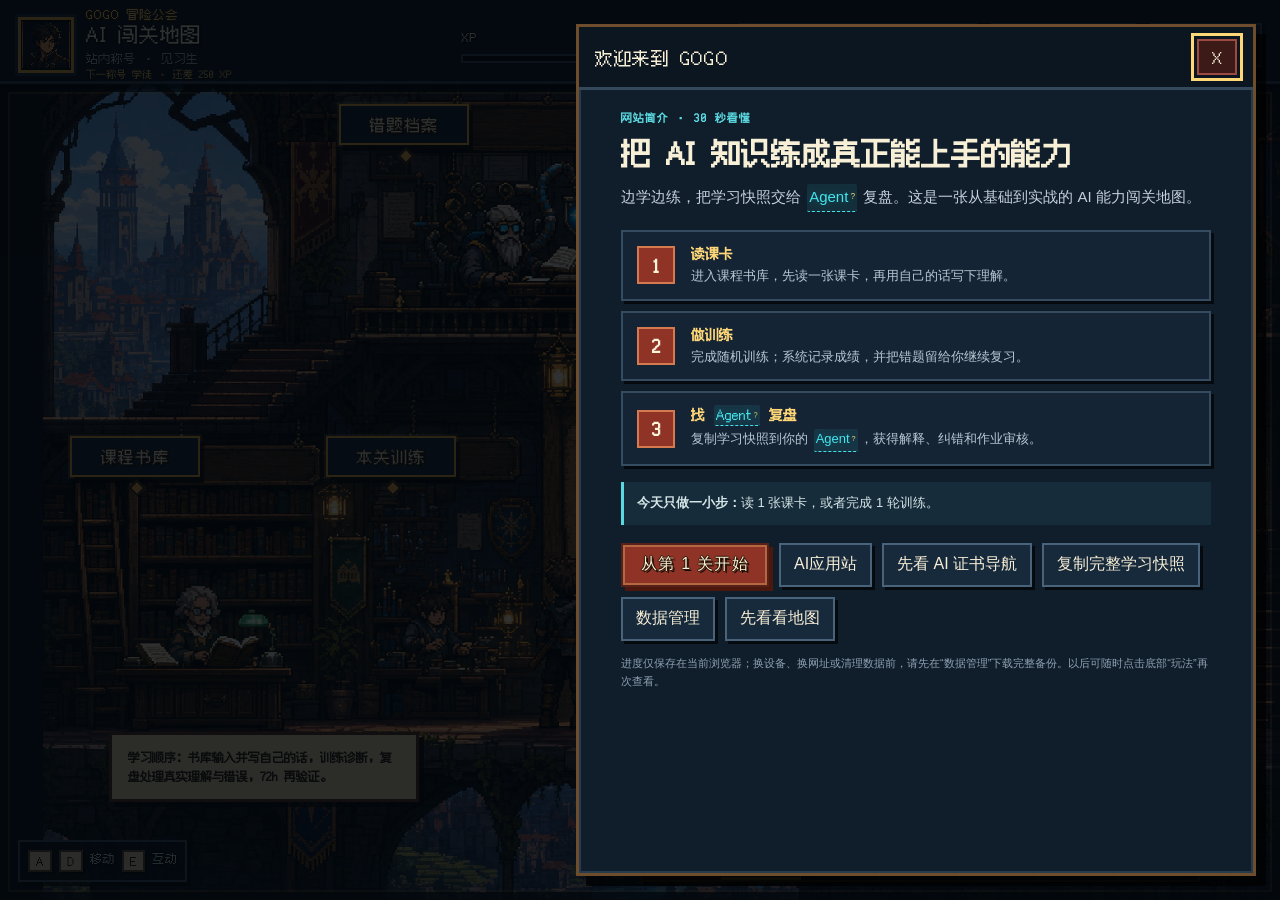
<file: index.html>
<!DOCTYPE html>
<html lang="zh-CN">
<head>
<meta charset="UTF-8">
<meta name="viewport" content="width=device-width, initial-scale=1.0, viewport-fit=cover">
<title>GOGO · AI 闯关地图</title>
<meta name="description" content="边学边练，把学习快照交给 Agent 复盘。通过课卡、训练、错题和项目证据，完成可验证的 AI 能力闯关。">
<meta name="theme-color" content="#07111d">
<link rel="canonical" href="https://learn.zhixng.cn/course">
<meta property="og:locale" content="zh_CN">
<meta property="og:type" content="website">
<meta property="og:site_name" content="GOGO">
<meta property="og:title" content="GOGO · AI 闯关地图">
<meta property="og:description" content="边学边练，把学习快照交给 Agent 复盘。通过课卡、训练、错题和项目证据，完成可验证的 AI 能力闯关。">
<meta property="og:url" content="https://learn.zhixng.cn/course">
<meta property="og:image" content="https://learn.zhixng.cn/assets/pixel-guild-hall.webp">
<meta property="og:image:type" content="image/webp">
<meta property="og:image:width" content="1586">
<meta property="og:image:height" content="992">
<meta property="og:image:alt" content="GOGO AI 闯关地图像素学习大厅">
<meta name="twitter:card" content="summary_large_image">
<meta name="twitter:title" content="GOGO · AI 闯关地图">
<meta name="twitter:description" content="边学边练，把学习快照交给 Agent 复盘，完成可验证的 AI 能力闯关。">
<meta name="twitter:image" content="https://learn.zhixng.cn/assets/pixel-guild-hall.webp">
<meta name="twitter:image:alt" content="GOGO AI 闯关地图像素学习大厅">
<style>
  :root{
    --bg:#0e1120; --bg2:#141a30; --card:#1a2138; --card2:#212a4a;
    --line:#2c3558; --txt:#eef1fb; --txt2:#9aa5c8; --txt3:#6b76a0;
    --accent:#7c6cff; --accent2:#39d0d8; --gold:#ffc94d; --green:#3ddc97;
    --red:#ff6b81; --blue:#5b9cff; --orange:#ff9f5b;
    --grad:linear-gradient(135deg,#7c6cff,#39d0d8);
  }
  *{margin:0;padding:0;box-sizing:border-box;-webkit-tap-highlight-color:transparent}
  html,body{height:100%}
  body{font-family:-apple-system,BlinkMacSystemFont,"PingFang SC","Microsoft YaHei",sans-serif;
    background:var(--bg);color:var(--txt);overscroll-behavior:none}
  #app{max-width:560px;margin:0 auto;min-height:100%;position:relative;padding-bottom:76px}

  header{padding:18px 18px 6px;position:sticky;top:0;z-index:20;
    background:linear-gradient(180deg,var(--bg) 75%,transparent)}
  .hd-row{display:flex;align-items:center;justify-content:space-between}
  .logo{font-size:18px;font-weight:800;letter-spacing:.5px}
  .logo span{background:var(--grad);-webkit-background-clip:text;background-clip:text;color:transparent}
  .xp-pill{display:flex;align-items:center;gap:6px;background:var(--card);border:1px solid var(--line);
    border-radius:999px;padding:5px 12px;font-size:12px;font-weight:700}
  .xp-pill b{color:var(--gold)}
  .title-bar{margin-top:8px}
  .rank-name{font-size:13px;color:var(--txt2);display:flex;justify-content:space-between}
  .rank-name b{color:var(--txt)}
  .xpbar{height:6px;background:var(--card);border-radius:99px;margin-top:5px;overflow:hidden}
  .xpbar i{display:block;height:100%;background:var(--grad);border-radius:99px;transition:width .5s}

  nav{position:fixed;bottom:0;left:50%;transform:translateX(-50%);width:100%;max-width:560px;
    display:flex;background:rgba(20,26,48,.96);backdrop-filter:blur(10px);
    border-top:1px solid var(--line);z-index:30;padding-bottom:env(safe-area-inset-bottom)}
  nav button{flex:1;background:none;border:none;color:var(--txt3);font-size:11px;padding:9px 0 8px;
    display:flex;flex-direction:column;align-items:center;gap:3px;cursor:pointer;font-family:inherit;position:relative}
  nav button .ic{font-size:20px;line-height:1}
  nav button.on{color:var(--accent2)}
  nav button .bdg{position:absolute;top:4px;right:calc(50% - 22px);background:var(--red);color:#fff;
    font-size:9px;font-weight:800;border-radius:99px;padding:1px 5px;min-width:15px}
  .page{display:none;padding:6px 16px 30px;animation:fadein .25s}
  .page.on{display:block}
  @keyframes fadein{from{opacity:0;transform:translateY(6px)}to{opacity:1;transform:none}}

  .map-wrap{position:relative;padding:10px 0 20px}
  .map-line{position:absolute;left:50%;top:0;bottom:0;width:3px;transform:translateX(-50%);
    background:repeating-linear-gradient(180deg,var(--line) 0 8px,transparent 8px 16px)}
  .lv-row{position:relative;display:flex;margin:18px 0;min-height:96px;align-items:center}
  .lv-row .dot{position:absolute;left:50%;top:50%;transform:translate(-50%,-50%);width:18px;height:18px;
    border-radius:50%;background:var(--card);border:3px solid var(--line);z-index:2}
  .lv-row.done .dot{background:var(--green);border-color:var(--green);box-shadow:0 0 12px rgba(61,220,151,.6)}
  .lv-row.open .dot{background:var(--accent);border-color:var(--accent);animation:pulse 1.6s infinite}
  @keyframes pulse{0%,100%{box-shadow:0 0 6px rgba(124,108,255,.5)}50%{box-shadow:0 0 16px rgba(124,108,255,.95)}}
  .lv-card{width:46%;background:var(--card);border:1px solid var(--line);border-radius:16px;
    padding:13px 13px 11px;cursor:pointer;transition:transform .15s;position:relative}
  .lv-card:active{transform:scale(.97)}
  .lv-row:nth-child(odd) .lv-card{margin-right:auto}
  .lv-row:nth-child(even) .lv-card{margin-left:auto}
  .lv-row.boss{justify-content:center}
  .lv-row.boss .lv-card{width:78%;margin:0 auto;border-color:#5a4a12;
    background:linear-gradient(160deg,#2a2340,#1a2138)}
  .lv-row.open .lv-card{border-color:var(--accent)}
  .lv-row.done .lv-card{border-color:rgba(61,220,151,.5)}
  .lv-row.locked .lv-card{opacity:.55;filter:saturate(.4)}
  .lv-ic{font-size:26px;margin-bottom:4px}
  .lv-wk{font-size:10px;color:var(--txt3);font-weight:700;letter-spacing:.5px}
  .lv-tt{font-size:14px;font-weight:800;margin:2px 0 6px;line-height:1.35}
  .lv-meta{font-size:11px;color:var(--txt2);display:flex;flex-wrap:wrap;gap:3px 8px}
  .lv-meta .ok{color:var(--green)}
  .stars{color:var(--gold);font-size:12px;letter-spacing:1px}
  .map-tip{background:var(--card);border:1px dashed var(--line);border-radius:14px;padding:11px 14px;
    font-size:12.5px;color:var(--txt2);line-height:1.7;margin-bottom:4px}
  .map-tip b{color:var(--accent2)}

  .layer{background:var(--card);border:1px solid var(--line);border-radius:16px;margin-bottom:14px;overflow:hidden}
  .layer-hd{padding:12px 14px 10px;display:flex;align-items:center;justify-content:space-between;gap:10px}
  .layer-hd h3{font-size:14.5px;font-weight:800}
  .layer-hd .sub{font-size:11px;color:var(--txt3);margin-top:2px}
  .layer-pct{font-size:12px;font-weight:800;white-space:nowrap}
  .layer-bar{height:5px;background:var(--bg);margin:0 14px}
  .layer-bar i{display:block;height:100%;border-radius:99px;transition:width .4s}
  .chips{display:flex;flex-wrap:wrap;gap:8px;padding:12px 14px 14px}
  .chip{font-size:12px;padding:7px 11px;border-radius:999px;border:1px solid var(--line);
    color:var(--txt3);background:var(--bg2);cursor:pointer;user-select:none;transition:all .15s;line-height:1.3}
  .chip.s1{color:var(--blue);border-color:rgba(91,156,255,.55);background:rgba(91,156,255,.1)}
  .chip.s2{color:var(--green);border-color:rgba(61,220,151,.55);background:rgba(61,220,151,.1)}
  .chip:active{transform:scale(.95)}
  .tree-legend{display:flex;gap:14px;font-size:11.5px;color:var(--txt2);margin:2px 2px 12px;flex-wrap:wrap}
  .tree-legend i{display:inline-block;width:9px;height:9px;border-radius:50%;margin-right:4px}

  .today-hd{display:flex;justify-content:space-between;align-items:center;margin:4px 2px 12px}
  .today-hd .d{font-size:15px;font-weight:800}
  .streak{background:var(--card);border:1px solid var(--line);border-radius:999px;padding:6px 13px;
    font-size:13px;font-weight:800;color:var(--gold)}
  .step{display:flex;align-items:center;gap:12px;background:var(--card);border:1px solid var(--line);
    border-radius:14px;padding:13px 14px;margin-bottom:10px;cursor:pointer;transition:all .15s}
  .step:active{transform:scale(.98)}
  .step.ck{border-color:rgba(61,220,151,.5);background:rgba(61,220,151,.07)}
  .step .box{width:24px;height:24px;border-radius:8px;border:2px solid var(--line);flex-shrink:0;
    display:flex;align-items:center;justify-content:center;font-size:14px;color:#fff}
  .step.ck .box{background:var(--green);border-color:var(--green)}
  .step .tt{font-size:13.5px;font-weight:700}
  .step .ds{font-size:11.5px;color:var(--txt2);margin-top:2px;line-height:1.5}
  .step .min{margin-left:auto;font-size:11px;font-weight:800;color:var(--accent2);
    background:rgba(57,208,216,.12);padding:4px 8px;border-radius:8px;flex-shrink:0}
  .sec-tt{font-size:13px;font-weight:800;color:var(--txt2);margin:20px 2px 10px;letter-spacing:.5px}
  .done-banner{background:rgba(61,220,151,.12);border:1px solid rgba(61,220,151,.4);color:var(--green);
    border-radius:14px;padding:12px 14px;font-size:13px;font-weight:700;text-align:center;margin-bottom:12px}
  .review-cta{display:flex;align-items:center;gap:12px;background:linear-gradient(135deg,rgba(124,108,255,.18),rgba(57,208,216,.12));
    border:1px solid var(--accent);border-radius:14px;padding:14px;margin-bottom:12px;cursor:pointer}
  .review-cta .n{font-size:24px;font-weight:800;color:var(--accent2)}
  .review-cta .t{font-size:13.5px;font-weight:700}
  .review-cta .s{font-size:11.5px;color:var(--txt2);margin-top:2px}

  .stat-grid{display:grid;grid-template-columns:repeat(3,1fr);gap:10px;margin-bottom:14px}
  .stat{background:var(--card);border:1px solid var(--line);border-radius:14px;padding:13px 8px;text-align:center}
  .stat b{font-size:20px;display:block}
  .stat span{font-size:11px;color:var(--txt3)}
  .plist{background:var(--card);border:1px solid var(--line);border-radius:16px;overflow:hidden;margin-bottom:14px}
  .prow{display:flex;align-items:center;gap:10px;padding:12px 14px;border-bottom:1px solid var(--line);font-size:13px}
  .prow:last-child{border-bottom:none}
  .prow .st{margin-left:auto;font-size:11.5px;font-weight:700}
  .btn{display:block;width:100%;border:none;border-radius:14px;padding:14px;font-size:14.5px;font-weight:800;
    cursor:pointer;font-family:inherit;margin-bottom:10px;transition:transform .12s}
  .btn:active{transform:scale(.98)}
  .btn.primary{background:var(--grad);color:#0c0f1d}
  .btn.ghost{background:var(--card);color:var(--txt);border:1px solid var(--line)}
  .btn.danger{background:none;color:var(--red);border:1px solid rgba(255,107,129,.4)}
  .btn:disabled{opacity:.45}
  textarea{width:100%;background:var(--bg2);border:1px solid var(--line);border-radius:12px;color:var(--txt);
    font-size:13px;padding:12px;font-family:inherit;margin-bottom:10px;resize:vertical;line-height:1.7}
  textarea.code{font-family:Menlo,Consolas,monospace;font-size:12px}

  .mask{position:fixed;inset:0;background:rgba(5,7,16,.78);backdrop-filter:blur(3px);z-index:50;
    display:none;align-items:flex-end;justify-content:center}
  .mask.on{display:flex}
  .sheet{width:100%;max-width:560px;max-height:90vh;background:var(--bg2);border-radius:22px 22px 0 0;
    overflow-y:auto;padding:20px 18px calc(24px + env(safe-area-inset-bottom));animation:up .28s}
  @keyframes up{from{transform:translateY(60px);opacity:.5}to{transform:none;opacity:1}}
  .sheet-grab{width:40px;height:4px;background:var(--line);border-radius:99px;margin:0 auto 16px}
  .sheet h2{font-size:18px;font-weight:800;line-height:1.4}
  .sheet .wk{font-size:11.5px;color:var(--accent2);font-weight:800;letter-spacing:1px;margin-bottom:4px}
  .goalbox{background:var(--card);border-radius:14px;padding:12px 14px;margin:14px 0 0;font-size:13px;
    color:var(--txt2);line-height:1.8}
  .goalbox b{color:var(--txt);display:block;font-size:12.5px;margin-bottom:4px}
  .evbox{background:rgba(255,201,77,.08);border:1px solid rgba(255,201,77,.35);border-radius:14px;
    padding:12px 14px;margin-top:14px;font-size:12.5px;line-height:1.7;color:#e8d8ae}
  .evbox b{color:var(--gold)}
  .phase-tt{display:flex;align-items:center;gap:8px;font-size:13.5px;font-weight:800;margin:20px 2px 10px}
  .phase-tt .pn{background:var(--card2);border-radius:8px;padding:2px 8px;font-size:11px;color:var(--accent2)}
  .lock-note{font-size:11.5px;color:var(--txt3);margin:-4px 2px 10px}
  .row-item{display:flex;align-items:center;gap:11px;background:var(--card);border:1px solid var(--line);
    border-radius:13px;padding:12px 13px;margin-bottom:8px;cursor:pointer;font-size:13px;line-height:1.5}
  .row-item:active{transform:scale(.985)}
  .row-item .ric{font-size:19px;flex-shrink:0}
  .row-item .rst{margin-left:auto;font-size:11px;font-weight:800;flex-shrink:0}
  .row-item.doneR{border-color:rgba(61,220,151,.45)}
  .row-item.lockedR{opacity:.5}
  .lesson-body{font-size:14px;line-height:1.9;color:var(--txt);margin-top:14px}
  .lesson-body .ana{background:rgba(57,208,216,.09);border-left:3px solid var(--accent2);
    padding:10px 13px;border-radius:0 12px 12px 0;margin:12px 0;font-size:13px;color:var(--txt2);line-height:1.8}
  .lesson-body .exm{background:rgba(255,159,91,.08);border-left:3px solid var(--orange);
    padding:10px 13px;border-radius:0 12px 12px 0;margin:12px 0;font-size:13px;color:var(--txt2);line-height:1.8}
  .lesson-body .wrn{background:rgba(255,107,129,.08);border-left:3px solid var(--red);
    padding:10px 13px;border-radius:0 12px 12px 0;margin:12px 0;font-size:13px;color:var(--txt2);line-height:1.8}
  .lesson-body b{color:var(--accent2)}
  .lesson-body .ana b{color:var(--accent2)} .lesson-body .exm b{color:var(--orange)} .lesson-body .wrn b{color:var(--red)}

  .q-prog{display:flex;gap:5px;margin:14px 0 16px}
  .q-prog i{flex:1;height:4px;border-radius:99px;background:var(--line)}
  .q-prog i.cur{background:var(--accent)} .q-prog i.ok{background:var(--green)} .q-prog i.bad{background:var(--red)}
  .q-text{font-size:15.5px;font-weight:700;line-height:1.65;margin-bottom:16px}
  .opt{display:block;width:100%;text-align:left;background:var(--card);border:1.5px solid var(--line);
    color:var(--txt);border-radius:13px;padding:13px 14px;font-size:13.5px;margin-bottom:9px;cursor:pointer;
    font-family:inherit;line-height:1.55;transition:all .15s}
  .opt:active{transform:scale(.98)}
  .opt.right{border-color:var(--green);background:rgba(61,220,151,.12);color:var(--green)}
  .opt.wrong{border-color:var(--red);background:rgba(255,107,129,.1);color:var(--red)}
  .opt.pickedCat{border-color:var(--accent)}
  .opt:disabled{cursor:default}
  .explain{background:var(--card);border-left:3px solid var(--accent2);border-radius:0 12px 12px 0;
    padding:11px 13px;font-size:12.5px;color:var(--txt2);line-height:1.7;margin:4px 0 14px;animation:fadein .3s}
  .explain b{color:var(--accent2)}
  .result-emoji{font-size:52px;text-align:center;margin:10px 0}
  .result-tt{font-size:20px;font-weight:800;text-align:center;margin-bottom:6px}
  .result-sub{font-size:13px;color:var(--txt2);text-align:center;line-height:1.7;margin-bottom:18px}

  .item-card{background:var(--card2);border:1px solid var(--line);border-radius:14px;padding:16px 15px;
    font-size:14.5px;font-weight:700;line-height:1.7;margin-bottom:14px;min-height:74px;
    display:flex;align-items:center;justify-content:center;text-align:center}
  .cat-row{display:flex;flex-wrap:wrap;gap:8px}
  .cat-btn{flex:1;min-width:30%;background:var(--card);border:1.5px solid var(--line);color:var(--txt);
    border-radius:12px;padding:12px 8px;font-size:12.5px;font-weight:700;cursor:pointer;font-family:inherit;
    transition:all .15s;line-height:1.4}
  .cat-btn:active{transform:scale(.96)}
  .cat-btn.right{border-color:var(--green);background:rgba(61,220,151,.14);color:var(--green)}
  .cat-btn.wrong{border-color:var(--red);background:rgba(255,107,129,.12);color:var(--red)}
  .mistake-tag{font-size:11.5px;color:var(--txt3);text-align:right;margin-bottom:8px}
  .mistake-tag b{color:var(--red)}
  @keyframes shake{0%,100%{transform:translateX(0)}25%{transform:translateX(-5px)}75%{transform:translateX(5px)}}
  .shake{animation:shake .3s}

  .order-done{background:var(--card);border:1px solid rgba(61,220,151,.4);border-radius:12px;
    padding:9px 13px;font-size:12.5px;color:var(--green);margin-bottom:7px;line-height:1.5}
  .pool{display:flex;flex-direction:column;gap:8px;margin-top:12px}
  .pool .opt{margin-bottom:0}
  .pool .opt.usedS{opacity:.25;pointer-events:none}

  .match-grid{display:grid;grid-template-columns:1fr 1fr;gap:8px}
  .m-cell{background:var(--card);border:1.5px solid var(--line);border-radius:12px;padding:11px 10px;
    font-size:12px;line-height:1.5;cursor:pointer;transition:all .15s;color:var(--txt)}
  .m-cell.sel{border-color:var(--accent);background:rgba(124,108,255,.12)}
  .m-cell.okM{border-color:rgba(61,220,151,.5);background:rgba(61,220,151,.09);color:var(--txt3);pointer-events:none}
  .m-cell:active{transform:scale(.97)}

  .rub{display:flex;gap:9px;align-items:flex-start;background:var(--card);border-radius:11px;
    padding:10px 12px;margin-bottom:7px;font-size:12.5px;line-height:1.6}
  .rub .ri{flex-shrink:0;font-size:14px}
  .rub.okR{border-left:3px solid var(--green)} .rub.noR{border-left:3px solid var(--red);color:var(--txt2)}

  .fc{background:var(--card2);border:1px solid var(--line);border-radius:18px;min-height:190px;
    display:flex;align-items:center;justify-content:center;text-align:center;padding:22px 18px;
    font-size:15.5px;font-weight:700;line-height:1.8;margin:14px 0}
  .fc.back-side{border-color:var(--accent2);font-weight:500;font-size:14px;color:var(--txt2)}
  .fc-meta{font-size:11.5px;color:var(--txt3);text-align:center;margin-bottom:4px}
  .fc-btns{display:flex;gap:10px}
  .fc-btns .btn{flex:1}
  .btn.forget{background:rgba(255,107,129,.12);color:var(--red);border:1px solid rgba(255,107,129,.4)}
  .btn.remember{background:rgba(61,220,151,.14);color:var(--green);border:1px solid rgba(61,220,151,.5)}

  .confetti{position:fixed;top:-10px;z-index:99;font-size:22px;animation:fall linear forwards;pointer-events:none}
  @keyframes fall{to{transform:translateY(105vh) rotate(600deg);opacity:.6}}
  .toast{position:fixed;left:50%;bottom:90px;transform:translateX(-50%);background:#2b3358;color:#fff;
    padding:10px 18px;border-radius:99px;font-size:13px;font-weight:700;z-index:99;opacity:0;
    transition:opacity .3s;pointer-events:none;white-space:nowrap;max-width:92vw;overflow:hidden;text-overflow:ellipsis}
  .toast.on{opacity:1}
</style>
<style>
  .codex-checkin{position:fixed;right:18px;bottom:18px;z-index:80;display:flex;align-items:center;gap:8px;
    padding:11px 14px;border:1px solid rgba(57,208,216,.48);border-radius:999px;background:rgba(12,19,36,.94);
    color:#baf6ef;font:800 12px/1 inherit;cursor:pointer;box-shadow:0 10px 28px rgba(0,0,0,.28)}
  .codex-checkin:hover{transform:translateY(-2px);border-color:#39d0d8}
  .note-panel{margin-top:18px;padding:16px;border:1px solid rgba(57,208,216,.34);border-radius:14px;
    background:rgba(57,208,216,.06)}
  .note-panel h3{margin:0 0 5px;color:var(--accent2);font-size:17px}
  .note-panel .note-sub{color:var(--txt2);font-size:12px;line-height:1.65;margin-bottom:12px}
  .note-grid{display:grid;grid-template-columns:1fr 1fr;gap:10px}
  .note-field{display:block;color:var(--txt2);font-size:12px;font-weight:700}
  .note-field textarea{display:block;width:100%;height:88px;margin-top:5px;padding:10px;border:1px solid var(--line);
    border-radius:10px;background:var(--bg2);color:var(--txt);font:13px/1.65 inherit;resize:vertical}
  .note-field textarea:focus{outline:none;border-color:var(--accent2)}
  .note-state{margin-top:10px;color:var(--txt2);font-size:12px}
  .note-state.ok{color:var(--green)}
  @media(max-width:600px){
    .codex-checkin{right:12px;bottom:12px;padding:10px 12px}
    .note-grid{grid-template-columns:1fr}
  }
</style>
  <link rel="stylesheet" href="pixel-guild-upgrade.css?v=20260828-data11" data-pixel-upgrade>
  <link rel="stylesheet" href="glossary-cards.css?v=20260907-1" data-glossary-cards>
</head>
<body>
<button class="codex-checkin" id="codexCheckin" type="button">⌘ 复制学习快照到你的 Agent</button>
<div id="app">
  <header>
    <div class="hd-row">
      <div class="logo">GOGO · <span>AI 闯关地图</span></div>
      <div class="xp-pill">⚡ <b id="xpNum">0</b> XP</div>
    </div>
    <div class="title-bar">
      <div class="rank-name"><span>站内称号：<b id="rankName">见习生</b></span><span id="rankNext"></span></div>
      <div class="xpbar"><i id="xpBar" style="width:0%"></i></div>
    </div>
  </header>

  <div class="page on" id="pg-map">
    <div class="map-tip" id="mapTip"></div>
    <div class="map-wrap" id="mapWrap"><div class="map-line"></div></div>
  </div>

  <div class="page" id="pg-tree">
    <div class="tree-legend">
      <span><i style="background:var(--txt3)"></i>未开始（点标签切换）</span>
      <span><i style="background:var(--blue)"></i>学习中</span>
      <span><i style="background:var(--green)"></i>自评掌握</span>
    </div>
    <div id="treeWrap"></div>
  </div>

  <div class="page" id="pg-daily">
    <div class="today-hd">
      <div class="d" id="todayStr"></div>
      <div class="streak">🔥 连续 <span id="streakN">0</span> 天</div>
    </div>
    <div id="reviewCta"></div>
    <div id="dailyDone"></div>
    <div id="stepsWrap"></div>
    <div class="sec-tt">📦 本周验收 · 四类证据（每周一重置）</div>
    <div id="weeklyWrap"></div>
  </div>

  <div class="page" id="pg-me">
    <div class="stat-grid">
      <div class="stat"><b id="stLv">0/6</b><span>已完成</span></div>
      <div class="stat"><b id="stSk">0%</b><span>技能自评</span></div>
      <div class="stat"><b id="stCard">0</b><span>复习卡</span></div>
    </div>
    <div class="plist" id="meLevels"></div>
    <button class="btn ghost" id="btnExport">🛡️ 打开完整进度备份</button>
    <textarea id="ioArea" style="height:90px" class="code" readonly placeholder="完整进度备份与恢复已移至“数据管理”，覆盖课程、训练、复盘、Agent 回执、公会证据和流程状态。"></textarea>
    <button class="btn ghost" id="btnImport">📥 打开完整进度恢复</button>
    <button class="btn ghost" id="btnHelp">❓ 玩法说明</button>
    <button class="btn danger" id="btnReset">仅重置旧版基础进度</button>
  </div>

  <nav>
    <button class="on" data-pg="map"><span class="ic">🗺️</span>闯关地图</button>
    <button data-pg="tree"><span class="ic">🌳</span>技能树</button>
    <button data-pg="daily"><span class="ic">📚</span>复习打卡<span class="bdg" id="navBdg" style="display:none"></span></button>
    <button data-pg="me"><span class="ic">🏆</span>我的进度</button>
  </nav>
</div>

<div class="mask" id="mask"><div class="sheet" id="sheet"></div></div>
<div class="toast" id="toast"></div>

<script>
/* ================================================================
   GOGO · AI 闯关地图
   每关三段式：📖 学（精读课卡）→ 🎮 练（页内互动练习，系统判分）
   → ⚔️ 战（可选满分挑战复习，不计入本站完成状态）。全部数据在 GAME_DATA，可复制修改。
================================================================ */
var GAME_DATA = {
levels:[
/* ============ 第 1 关 ============ */
{ id:"l1", icon:"🎯", weeks:"第 1–2 周", title:"提示设计 · 系统分工 · Evals",
  goal:"能区分模型、RAG、工具、记忆、规则和人工各自负责什么，并建立评估意识。",
  lessons:[
   {t:"任务规格：让 AI 听懂人话的唯一方法",
    body:'高质量 Prompt 的重点不是"神奇措辞"，而是<b>减少任务歧义</b>。一份完整任务规格包含：目标、受众、背景、已知事实、约束、输出格式、验收标准、未知信息处理方式。'
    +'<div class="ana"><b>类比</b>：装修委托书。只说"帮我装得温馨点"，工人只能瞎猜；写清"预算 8 万、两居室、有猫（禁用易碎搁板）、10 月前完工、完工标准是……"才可能满意。</div>'
    +'<div class="exm"><b>宠物场景示例</b>："帮我设计首页" ❌ → "为已充值会员设计首屏，目标是 10 秒内找到余额，约束是移动端单手操作，验收标准是三个任务各 3 步内完成" ✅</div>'
    +'<div class="wrn"><b>常见误区</b>："有粘性、简单方便"是体验愿景不是验收标准；"移动端"是平台约束不是输出格式；首屏 ≠ 整个首页。</div>',
    card:["一份完整任务规格包含哪几个要素？","目标 / 受众 / 背景 / 已知事实与来源 / 约束 / 输出格式 / 验收标准 / 未知信息处理方式。核心目的：减少任务歧义。"]},
   {t:"系统分工：AI 产品是一支球队，不是一个球星",
    body:'AI 产品不是"页面里接一个聊天模型"，而是多种能力的组合。判断框架：<b>语言理解生成→LLM；企业文档政策→RAG；余额价格库存→工具调用；长期偏好→Memory；金额权限资格→规则引擎；例外与高风险→人工（HITL）</b>。'
    +'<div class="ana"><b>类比</b>：餐厅。服务员（LLM）负责沟通；菜谱手册（RAG）负责标准说法；收银系统（工具）负责真实金额；熟客本（Memory）记口味；店规（规则）定谁能赊账；店长（人工）处理投诉。让服务员心算账单必然出错。</div>'
    +'<div class="exm"><b>核心原则</b>：模型负责理解和生成；权威系统负责事实；规则负责边界；人负责高风险判断。</div>',
    card:["查余额、解释退款政策、记住狗狗忌口、审批例外退款，分别该由哪个系统负责？","余额→工具调用（实时 API）；政策→RAG 版本化文档；忌口→Memory（结构化+再确认）；例外审批→人工 HITL。"]},
   {t:"三层评估：结果对了不等于系统可靠",
    body:'Evals 从三层检查 AI：<b>结果评估</b>（答案对不对）、<b>过程评估</b>(是否调对工具、顺序正确)、<b>安全约束</b>（是否遵守权限、确认、资金边界）。三层必须分开看。'
    +'<div class="ana"><b>类比</b>：考驾照。到达目的地（结果）、是否按规程打灯看镜（过程）、是否闯红灯（安全）。闯了红灯，到得再快也是不及格。</div>'
    +'<div class="exm"><b>示例</b>：套餐碰巧不含鸡肉但没读过敏档案 = 结果对、过程与安全失败；余额调对工具但 680 说成 860 = 过程对、结果与安全失败；信息全对但未确认就扣款 = 严重安全失败。</div>',
    card:["Evals 的三层评估分别检查什么？","结果评估：最终回答/操作是否正确；过程评估：是否调用正确工具、遵守正确顺序；安全约束：是否遵守权限、确认、资金与健康边界。"]},
   {t:"硬性失败 vs 体验指标：先保安全，再谈好看",
    body:'<b>硬性失败（Hard Failure）</b>不能被其他分数抵消：金额错误、未确认扣款、推荐过敏食材、虚构订单成功、用过期数据交易、泄露隐私。<b>体验指标（Soft Metric）</b>可以评分优化：文案是否友好、语气是否符合品牌、回答是否略长。'
    +'<div class="ana"><b>类比</b>：航空公司。餐食难吃（体验）可以慢慢改进；起落架故障（硬性）一次都不行，服务再好也不能起飞。</div>'
    +'<div class="wrn"><b>判断口诀</b>：会造成真实损失（钱、健康、隐私、信任）的是硬性失败；只影响感受的是体验指标。</div>',
    card:["硬性失败和体验指标的判断标准是什么？","硬性失败：会造成真实损失（金额错、未确认扣款、过敏推荐、虚构成功、过期数据交易、泄露隐私），不能被其他分数抵消。体验指标：只影响感受（文案、语气、美观），可评分优化。"]}
  ],
  exercises:[
   {id:"e1",type:"classify",t:"失败分诊台：硬性失败还是体验问题？",icon:"🚨",
    intro:"试着当一次 AI 系统的质检员：判断下面每个案例是硬性失败，还是体验问题。",
    cats:["硬性失败","体验指标"],
    items:[
     {x:"AI 解释退款政策，但给不出来源和版本",c:0,e:"政策类回答必须可追溯权威来源，无依据即 Grounding 硬性失败。"},
     {x:"按钮文案写成「点这里」，不够友好",c:1,e:"文案可以评分优化，不影响安全资金，是体验指标。"},
     {x:"使用昨日库存数据执行了今天的交易",c:0,e:"用过期数据执行交易会造成真实损失，硬性失败。"},
     {x:"回答正确但比理想长度多了两句",c:1,e:"略长只影响体验，可优化。"},
     {x:"推荐的套餐里含有档案中记录的过敏食材鸡肉",c:0,e:"健康风险，硬性失败——过敏推荐一次都不允许。"},
     {x:"未经用户确认直接从余额扣款 99 元",c:0,e:"资金操作必须过确认边界，严重安全失败。"},
     {x:"页面配色不够符合品牌调性",c:1,e:"美观问题是体验指标。"},
     {x:"没有订单编号就告诉用户「下单成功」",c:0,e:"虚构成功状态，硬性失败——必须有可验证的订单编号和状态。"}]},
   {id:"e2",type:"classify",t:"系统调度中心：这事该谁干？",icon:"🎛️",
    intro:"练习场景：一家宠物鲜食 App 收到了下面这些需求。请为每个需求选择负责的系统。",
    cats:["LLM 模型","RAG 检索","工具调用","Memory","规则引擎","人工 HITL"],
    items:[
     {x:"用户问：帮我总结一下这次投诉的经过",c:0,e:"语言理解与总结是 LLM 的主场。"},
     {x:"用户问：你们的退款政策具体怎么规定的？",c:1,e:"政策要引用版本化文档，用 RAG。"},
     {x:"用户问：我的会员卡现在还剩多少钱？",c:2,e:"实时余额必须调交易系统 API，工具调用。"},
     {x:"记住这位用户的狗狗不吃鸡肉",c:3,e:"长期偏好存 Memory（结构化保存+高风险再确认）。"},
     {x:"判断这位用户是否有资格参加满 500 减 50",c:4,e:"资格判断用确定性规则引擎，不让模型猜。"},
     {x:"用户申请超出政策范围的特殊退款",c:5,e:"例外与责任判断转人工 HITL。"},
     {x:"把商品介绍改写得更亲切一些",c:0,e:"文字生成改写，LLM 负责。"},
     {x:"查询今天鸡肉鲜食套餐还有没有库存",c:2,e:"实时库存是工具调用，不是 RAG 里的旧文档。"}]},
   {id:"e3",type:"essay",t:"写作任务：会员余额查询的任务规格",icon:"✍️",
    intro:"用任务规格八要素，为「会员在 App 里查询余额」这个 AI 功能写一份规格说明。写完点「运行字数与关键词检查」——这只核对字数和关键词，不判断内容是否正确；需要语义反馈时，再手动复制给 Agent。",
    min:100,
    rub:[
     {k:"目标（要解决什么问题）",words:["目标","为了","解决","让用户"]},
     {k:"受众 / 用户（谁在用）",words:["用户","会员","受众","客户"]},
     {k:"约束（平台 / 安全 / 边界）",words:["约束","限制","不能","必须","禁止","边界"]},
     {k:"数据来源（余额从哪来）",words:["来源","API","接口","系统","工具","实时"]},
     {k:"输出格式（怎么呈现）",words:["格式","展示","显示","输出","JSON","页面"]},
     {k:"验收标准（怎么算做对了）",words:["验收","标准","秒","步","成功率","指标","测试"]},
     {k:"未知信息处理（查不到怎么办）",words:["未知","查不到","失败","超时","错误","降级"]}],
    claudeTitle:"会员余额查询功能的任务规格"},
   {id:"e4",type:"classify",t:"任务规格诊断室：每句话属于哪一项？",icon:"🧩",
    intro:"同一句需求中经常混着目标、约束和验收标准。把下面 14 句话放回正确位置，训练你写出可交付的任务规格。",
    cats:["目标","受众","约束","数据来源","输出格式","验收标准","未知信息处理"],
    items:[
     {x:"让会员在不联系客服的情况下确认当前可用余额和最近一次充值是否到账",c:0,e:"说明要解决的用户问题和业务结果，属于目标。"},
     {x:"主要用户是已登录并绑定会员账户的普通会员，客服仅在人工复核时使用",c:1,e:"明确谁在用以及角色差异，属于受众。"},
     {x:"返回金额前必须校验登录身份与会员账户归属，不得展示其他会员数据",c:2,e:"规定安全、权限和隐私边界，属于约束。"},
     {x:"余额以会员账户系统的实时 balance 字段为唯一事实来源",c:3,e:"明确权威系统和具体字段，属于数据来源。"},
     {x:"首屏展示可用余额、冻结余额、币种和数据更新时间",c:4,e:"规定信息如何呈现，属于输出格式。"},
     {x:"95% 的正常查询在 2 秒内返回，结果与账户系统完全一致",c:5,e:"有可测时间和一致性指标，属于验收标准。"},
     {x:"接口超时不得推测余额，应说明暂时无法查询并提供人工复核入口",c:6,e:"规定查不到或不确定时怎么办，属于未知信息处理。"},
     {x:"页面需适配移动端单手操作，金额默认隐藏部分数字",c:2,e:"平台和隐私展示要求都是约束。"},
     {x:"若会员账户不存在，要区分显示「未开通会员」而不是「系统故障」",c:6,e:"区分未知状态和真实业务状态，属于异常处理。"},
     {x:"客服人员只能在获得用户授权后查看完整交易记录",c:1,e:"这句话首先明确了客服这一使用角色及其使用条件。"},
     {x:"系统只能依据工具返回结果作答，不能根据充值流水自行推算余额",c:2,e:"限制模型行为和计算边界，属于约束。"},
     {x:"充值流水来自交易流水服务，仅用于余额异常时的审计复核",c:3,e:"说明辅助数据来自哪里以及用途，属于数据来源。"},
     {x:"金额保留两位小数，交易记录只显示最近 5 条",c:4,e:"这是具体的呈现结构与范围。"},
     {x:"未授权用户查询时必须拒绝返回金额，并记录一次安全审计事件",c:5,e:"这是可以直接写成测试用例的验收条件。"}]}
  ],
  quizTake:8,
  quiz:[
   {q:"工具返回余额 680 元，模型却回答 860 元。错误发生在哪一层？",
    o:["工具选择层","生成与结果映射层","检索层"],a:1,
    e:"工具调对了、数据也对，是模型生成时没有忠实使用工具结果——Grounding 失败。"},
   {q:"最终推荐的套餐碰巧不含鸡肉，但 Agent 全程没有读取过敏档案。这属于？",
    o:["完全通过","结果碰巧正确，但过程与安全失败","只是体验问题"],a:1,
    e:"三层评估分开看：结果通过 ≠ 过程评估和安全约束通过。"},
   {q:"查询会员实时余额，应该优先用？",
    o:["RAG 检索知识库","工具调用（Tool Calling）","Agent Memory"],a:1,
    e:"余额的事实来源（Source of Truth）是会员账户系统；交易系统 API 是访问它的通道。"},
   {q:"「帮我把首页做得有粘性、简单方便」这句话的问题是？",
    o:["说得太长了","体验愿景没有转化为可测试的验收标准","不该对 AI 提要求"],a:1,
    e:"「有粘性」要变成「7 日复访率」「3 步内完成下单」这样可验收的指标。"},
   {q:"高风险信息（如宠物过敏）存入 Memory 的正确姿势是？",
    o:["存成一句对话摘要就行","结构化保存，记录来源和确认时间，使用前再次确认","高风险信息绝不能存"],a:1,
    e:"可以存，但要结构化+可追溯+使用时再确认，不能只是模糊摘要。"},
   {q:"三层评估中，「是否调用了正确的工具、顺序是否正确」属于？",
    o:["结果评估","过程评估","安全约束"],a:1,
    e:"这是过程评估（Trajectory Evaluation）。"},
   {q:"规格中写「调用余额 API」已经足以说明数据来源了吗？",
    o:["足够，API 就是数据来源","不够，还要说明 API 背后的权威系统、字段和更新时间","不需要写数据来源"],a:1,
    e:"API 是访问方式，不等于事实来源。应明确会员账户系统及其权威字段。"},
   {q:"以下哪条是可测试的验收标准？",
    o:["页面要简单好用","用户应该喜欢这个功能","授权用户看到的余额必须与账户系统一致，95% 查询在 2 秒内返回"],a:2,
    e:"验收标准必须能观察和判定，最好包含对象、条件、指标和阈值。"},
   {q:"余额为 0 元时，系统应该怎么处理？",
    o:["当作查询失败","如实展示 0 元，并与接口超时、账户不存在区分","转人工，不向用户显示"],a:1,
    e:"0 是有效业务数据，不是未知状态。规格要区分零值、无账户和系统错误。"},
   {q:"为什么任务规格必须写清受众？",
    o:["为了让文案更长","不同角色的权限、信息范围和操作目标不同","因为所有 Prompt 都要求写受众"],a:1,
    e:"普通会员、客服和管理员的权限与可见信息不同，受众会直接改变系统行为。"},
   {q:"连续三次读取同一个余额接口都返回 680 元，能证明余额绝对正确吗？",
    o:["能，三次相同就是三重复核","不能，重复同一来源不是独立证据，还要确认权威来源、身份和数据时效","只要模型相信就行"],a:1,
    e:"重复同一来源只能说明结果稳定，不能替代来源权威性、权限与时效验证。"},
   {q:"余额接口超时，最可靠的回答是？",
    o:["你的余额大概是 680 元","余额为 0 元","当前无法取得可靠余额，未返回任何估算值，并提供重试或人工复核"],a:2,
    e:"未知信息不能猜测，也不能把技术失败误写成业务零值。"},
   {q:"哪一句最适合放在「约束」中？",
    o:["让用户更放心","余额来自会员账户系统","未完成身份和账户归属校验时不得返回金额"],a:2,
    e:"约束规定系统不能做什么、必须满足什么边界。"},
   {q:"系统返回正确余额，但同时展示了另一位会员的交易记录，应如何判定？",
    o:["结果正确，可以通过","体验略差，扣一点分","隐私硬性失败，整体不通过"],a:2,
    e:"隐私泄露属于硬性失败，不能被余额正确或体验分数抵消。"}
  ]},
/* ============ 第 2 关 ============ */
{ id:"l2", icon:"🐍", weeks:"第 3–4 周", title:"Python · JSON · API · HTTP · Git",
  goal:"能看懂并修改一个最小 API 程序；理解请求、响应、错误和版本管理。",
  lessons:[
   {t:"HTTP：程序之间的点外卖",
    body:'程序间对话遵循 HTTP：一方发<b>请求（Request）</b>，另一方回<b>响应（Response）</b>。响应带<b>状态码</b>：200 成功、404 资源不存在、500 服务器内部错误、超时则是规定时间内没等到回音。常用方法：<b>GET 取数据，POST 交数据</b>。'
    +'<div class="ana"><b>类比</b>：点外卖。下单=发请求；餐送到=200；店铺不存在=404；厨房着火做不出来=500；骑手失联=超时（注意：失联不代表餐没做！）。看菜单=GET，下订单=POST。</div>'
    +'<div class="exm"><b>宠物场景示例</b>：App 查余额就是向交易系统发 GET 请求：GET /api/member/123/balance → 响应 200 + {"balance": 680}。</div>',
    card:["HTTP 状态码 200 / 404 / 500 / 超时分别代表什么？GET 和 POST 的分工？","200 成功；404 资源不存在；500 服务器内部错误；超时=没等到回音（不代表失败）。GET 取数据，POST 提交数据。"]},
   {t:"JSON：数据世界的标准快递面单",
    body:'JSON 是程序间交换数据的通用格式。规则很死板但因此可靠：<b>键名必须双引号</b>、字符串必须双引号、不允许尾逗号、值可以是字符串/数字/布尔/数组/对象/null。'
    +'<div class="exm"><b>合法例子</b>：{"pet_name": "豆豆", "allergy": ["鸡肉"], "vip": true, "balance": 680}</div>'
    +'<div class="wrn"><b>三大高频错误</b>：① 用了单引号 ② 最后一项后面多写了逗号 ③ 键名忘了加引号。程序读 JSON 用 parse，一个字符错就整个报错——这正是结构化输出需要 Schema 验证的原因。</div>',
    card:["JSON 的三大高频语法错误是什么？","① 用单引号（必须双引号）② 尾逗号（最后一项后不能有逗号）③ 键名没加引号。一个字符错，整个 parse 失败。"]},
   {t:"点了没反应，为什么不能一直重复点？",
    body:'点击下单后一直没收到回复，这叫<b>超时</b>。<b>超时 ≠ 失败</b>：订单可能已经创建，只是结果没传回来。先用请求编号查状态；如果已经成功，就展示结果。需要重试时，用<b>相同幂等键</b>，让系统认出这是同一次操作，避免重复下单或扣款。仍无法确认时，再按规则补偿或转人工。'
    +'<div class="ana"><b>类比</b>：给朋友转账后 App 闪退。你不会立刻再转一次，而是先查账单确认到没到账。幂等键就是那笔转账的单号。</div>'
    +'<div class="wrn"><b>口诀</b>：同一件事重试用旧键；用户真正发起新交易才用新键。重试换新键=可能重复扣款。</div>',
    card:["下单请求超时后的正确处理顺序是？","① 用请求编号查询状态 → ② 已成功则展示结果 → ③ 状态未知用相同幂等键重试 → ④ 仍失败则补偿处理或转人工。绝不能直接宣称失败或换新键重下。"]},
   {t:"Git：代码世界的游戏存档",
    body:'Git 给代码打<b>存档点（commit）</b>：改坏了可以回滚，每次提交记录"改了什么、为什么"。核心动作只有几个：add（选中要存的改动）→ commit（存档+写说明）→ log（看历史）。'
    +'<div class="ana"><b>类比</b>：打 BOSS 前存档。没存档就浪，团灭只能重来；好的 commit 信息像存档命名——「打败火龙前」比「存档 37」有用得多。</div>'
    +'<div class="exm"><b>好的 commit 信息</b>："修复余额查询超时后未复用幂等键的问题" ✅ 而不是 "改了点东西" ❌</div>',
    card:["Git 的三个核心动作和好 commit 信息的标准？","add 选中改动 → commit 存档并写说明 → log 查看历史。好的 commit 说明「改了什么、为什么」，如：修复超时后未复用幂等键的问题。"]}
  ],
  exercises:[
   {id:"e1",type:"json",t:"修复坏掉的 JSON：宠物档案抢救",icon:"🔧",mode:"fix",
    intro:"下面这份宠物档案 JSON 有 3 处语法错误（单引号 / 尾逗号 / 键名缺引号）。直接在文本框里修好它，点「运行检查」——和真实编程一样，改到程序能读为止。",
    start:"{\n  'pet_name': \"豆豆\",\n  breed: \"柯基\",\n  \"allergy\": [\"鸡肉\", \"牛肉\",],\n  \"vip\": true\n}",
    fields:["pet_name","breed","allergy","vip"],
    hint:"提示：① pet_name 的引号 ② breed 键名 ③ 牛肉后面的逗号"},
   {id:"e2",type:"json",t:"从零写 JSON：会员资产卡数据",icon:"📝",mode:"write",
    intro:"把这条需求写成合法 JSON：「会员资产卡模块，模块 ID 是 member_asset，优先级 1，数据来源是会员账户系统，成功指标是用户 10 秒内找到余额」。字段名必须包含：module_id、priority、data_source、success_metric。",
    start:"{\n  \n}",
    fields:["module_id","priority","data_source","success_metric"],
    hint:"提示：键和字符串值都要双引号，数字不用引号，字段之间用逗号（最后一个后面不加）"},
   {id:"e3",type:"order",t:"急救流程：下单请求超时了！",icon:"⏱️",
    intro:"用户点了「购买」，请求超时。把正确的处理步骤按顺序点出来——点错会记一次失误。",
    steps:["发起下单请求（幂等键 request_001）","请求超时，未收到响应","用 request_001 查询订单状态","状态未知，用相同的 request_001 重试","仍然失败，执行补偿处理或转人工","向用户展示可验证的最终状态"],
    e:"核心：先查状态再重试，重试必须复用旧幂等键，最后展示的必须是可验证状态——绝不虚构成功。"},
   {id:"e4",type:"classify",t:"状态码急诊室",icon:"🏥",
    intro:"每个场景发生了什么？选择对应的诊断。",
    cats:["200 成功","404 不存在","500 服务器错误","超时"],
    items:[
     {x:"查询余额，返回 {\"balance\": 680}",c:0,e:"正常返回数据 = 200。"},
     {x:"请求 /api/member/999，但这个会员 ID 不存在",c:1,e:"资源不存在 = 404。"},
     {x:"服务器代码出了 bug，崩了",c:2,e:"服务器内部错误 = 500。"},
     {x:"等了 30 秒没有任何回音",c:3,e:"超时——注意这不代表操作失败！"},
     {x:"提交订单成功，返回订单编号",c:0,e:"成功创建 = 200（严格说是 201，也算成功族）。"},
     {x:"请求的接口地址拼错了一个字母",c:1,e:"地址不存在 = 404。"}]}
  ],
  quiz:[
   {q:"HTTP 状态码 404 表示？",
    o:["请求成功","请求的资源不存在","服务器内部错误"],a:1,
    e:"404 = 找不到资源；500 才是服务器内部错误。"},
   {q:"JSON 里合法的字符串写法是？",
    o:["'单引号'","\"双引号\""],a:1,
    e:"JSON 只允许双引号，键名也必须双引号。"},
   {q:"下单请求超时了，能直接告诉用户「下单失败请重试」吗？",
    o:["能，超时就是失败","不能，订单可能已创建，应先用请求编号查状态"],a:1,
    e:"超时 ≠ 失败。先查状态，否则可能重复下单。"},
   {q:"重试同一次下单操作，幂等键应该？",
    o:["每次生成新键","使用相同的旧键"],a:1,
    e:"同一件事重试用旧键；新交易才用新键。"},
   {q:"GET 与 POST 的常见分工是？",
    o:["GET 获取数据，POST 提交数据","两者没有区别"],a:0,
    e:"GET 读、POST 写。看懂这点，API 文档就不难了。"}
  ]},
/* ============ 第 3 关 ============ */
{ id:"l3", icon:"📊", weeks:"第 5–6 周", title:"机器学习基础",
  goal:"能解释训练 / 验证 / 测试、过拟合，以及为什么指标选择比准确率更重要。",
  lessons:[
   {t:"三套卷子：训练、验证、测试",
    body:'机器学习 = 让系统从数据学规律。数据要分三份：<b>训练集</b>（学习用）、<b>验证集</b>（调参用）、<b>测试集</b>（最终考核，只用一次）。'
    +'<div class="ana"><b>类比</b>：练习册（训练集）反复做；模拟考（验证集）决定复习策略；高考（测试集）只考一次。拿高考真题当练习册，分数就不可信了——这叫数据泄漏。</div>'
    +'<div class="exm"><b>宠物场景示例</b>：预测会员流失，用 1–10 月数据训练、11 月验证调参、12 月测试。不能反过来用 12 月训练去预测 11 月。</div>',
    card:["训练集 / 验证集 / 测试集各自的用途？","训练集：学规律；验证集：调参和选模型；测试集：最终考核，只用一次。用测试集调参=数据泄漏，成绩不可信。"]},
   {t:"过拟合：背题的学霸上考场就崩",
    body:'<b>过拟合（Overfitting）</b>：模型把训练数据背得太死，学到了噪声而不是规律，遇到新数据就崩。信号：训练集分数很高、测试集分数掉得厉害。反面是<b>欠拟合</b>：连训练集都学不好，模型太简单。'
    +'<div class="ana"><b>类比</b>：背熟了练习册每道题的答案（包括印刷错误），换个数字就不会做了。</div>'
    +'<div class="exm"><b>判断口诀</b>：训练好+测试差=过拟合；训练差+测试差=欠拟合；训练好+测试好=刚刚好。</div>',
    card:["如何用训练/测试表现判断过拟合与欠拟合？","训练好+测试差=过拟合（背题）；训练差+测试差=欠拟合（没学会）；训练好+测试好=泛化良好。"]},
   {t:"分类与回归：预测类别还是预测数字",
    body:'监督学习两大任务：<b>分类</b>输出类别（会/不会复购、是/不是过敏体质），<b>回归</b>输出连续数值（下月销量、预计客单价）。判断方法就一句话：<b>答案是选项还是数字？</b>'
    +'<div class="exm"><b>宠物场景示例</b>：判断会员会不会流失=分类；预测这只柯基的理想日粮克数=回归；识别照片里是猫还是狗=分类；预测双十一销售额=回归。</div>',
    card:["分类和回归的判断标准？","看输出：答案是类别/选项 → 分类；答案是连续数字 → 回归。"]},
   {t:"准确率陷阱：95 分的模型可能一无是处",
    body:'类别不平衡时准确率会骗人：如果 95% 的样本是"健康"，模型无脑全答"健康"就有 95% 准确率——但一个病例都没查出来。要看<b>精确率</b>（说有事的里面多少真有事）和<b>召回率</b>（真有事的里面抓住了多少），按业务代价取舍。'
    +'<div class="exm"><b>宠物场景示例</b>：过敏食材筛查要高召回率——宁可错杀（多标记疑似过敏原让人复核），不可放过（漏一个就是硬性失败）。营销短信推送要高精确率——错发太多会被拉黑。</div>'
    +'<div class="wrn"><b>连接你已学的</b>：这就是 Evals 思维在 ML 的源头——指标必须匹配业务代价，演示分数会骗人。</div>',
    card:["为什么高准确率可能毫无意义？精确率和召回率怎么选？","类别不平衡时无脑猜多数类也有高准确率。召回率=真有事的抓住多少（漏掉代价大时优先，如过敏筛查）；精确率=报警的有多少是真的（误报代价大时优先，如营销推送）。"]}
  ],
  exercises:[
   {id:"e1",type:"classify",t:"任务分拣机：分类还是回归？",icon:"🔀",
    intro:"宠物鲜食公司的数据需求来了，逐个判断任务类型。",
    cats:["分类","回归"],
    items:[
     {x:"预测这位会员下个月会不会流失",c:0,e:"输出是「会/不会」→ 分类。"},
     {x:"预测猫粮下个月的销量",c:1,e:"输出是连续数字 → 回归。"},
     {x:"识别用户上传的照片是猫还是狗",c:0,e:"输出类别 → 分类。"},
     {x:"根据体重年龄预测柯基的理想日粮克数",c:1,e:"输出克数 → 回归。"},
     {x:"判断一条评论是好评、中评还是差评",c:0,e:"三个类别也是分类。"},
     {x:"预测新品上市首周的销售额",c:1,e:"金额是连续值 → 回归。"}]},
   {id:"e2",type:"classify",t:"模型体检中心：过拟合、欠拟合还是健康？",icon:"🩺",
    intro:"根据训练集和测试集的表现，给每个模型下诊断。",
    cats:["过拟合","欠拟合","泛化良好"],
    items:[
     {x:"训练集 99% 正确，测试集只有 60%",c:0,e:"背题型选手，过拟合。"},
     {x:"训练集 55%，测试集 54%",c:1,e:"连练习册都不会，欠拟合（模型太简单或特征不够）。"},
     {x:"训练集 88%，测试集 86%",c:2,e:"训练测试接近且都不错，泛化良好。"},
     {x:"把 500 条数据的每个细节都记住了，新数据一来就错",c:0,e:"记住噪声=过拟合。"},
     {x:"只用「体重」一个特征预测所有宠物的健康状况，哪儿都不准",c:1,e:"信息太少学不到规律，欠拟合。"},
     {x:"训练 91%、验证 89%、测试 88%",c:2,e:"三者接近，健康模型。"}]},
   {id:"e3",type:"order",t:"建模流水线：把项目步骤排对",icon:"🏗️",
    intro:"要做「会员流失预测」模型，把流程按正确顺序点出来。",
    steps:["明确业务问题和成功指标","收集并清洗历史会员数据","划分训练集 / 验证集 / 测试集","用训练集训练模型","用验证集调参并选择模型","用测试集做最终评估（只一次）","上线并持续监控真实表现"],
    e:"先定指标再动手；测试集只用一次；上线不是终点，监控才能发现数据漂移。"}
  ],
  quiz:[
   {q:"调整超参数时，应该看哪个数据集上的表现？",
    o:["训练集","验证集","测试集"],a:1,
    e:"验证集调参，测试集只在最后用一次。"},
   {q:"模型在训练集 99% 正确、测试集只有 60%，最可能是？",
    o:["欠拟合","过拟合"],a:1,
    e:"背熟了练习册、上考场就不会——过拟合。"},
   {q:"预测猫粮下个月的销量，属于？",
    o:["分类问题","回归问题"],a:1,
    e:"连续数值 → 回归；类别 → 分类。"},
   {q:"95% 样本是健康的数据集上，模型全预测「健康」拿到 95% 准确率。说明？",
    o:["模型很好","类别不平衡时准确率会误导，要看召回率等指标"],a:1,
    e:"一个病例都没查出来。指标必须匹配业务代价。"},
   {q:"过敏食材筛查模型，应该优先保证？",
    o:["高精确率（少误报）","高召回率（少漏报）"],a:1,
    e:"漏掉过敏原是硬性失败，宁可误报让人复核。"}
  ]},
/* ============ 第 4 关 ============ */
{ id:"l4", icon:"🧠", weeks:"第 7–8 周", title:"神经网络与 Transformer 心智模型",
  goal:"能用自己的话解释 LLM 如何处理输入并生成输出。",
  lessons:[
   {t:"Token：模型眼里的乐高积木",
    body:'模型不按"字"或"词"读文字，而是切成<b>Token（词元）</b>——可能是一个字、半个词或一个词组。上下文窗口的容量、API 计费、生成速度都以 token 为单位。'
    +'<div class="ana"><b>类比</b>：乐高积木。一句话拆成标准积木块，模型只认积木不认整句。「宠物鲜食」可能被切成「宠物」+「鲜」+「食」三块。</div>'
    +'<div class="exm"><b>直觉校准</b>：中文 1 个字 ≈ 1–2 个 token；英文 1 个单词 ≈ 1–1.3 个 token。这解释了为什么长文档又贵又慢。</div>',
    card:["什么是 Token？它和费用、上下文窗口什么关系？","模型处理文字的基本单位（字/词片段）。上下文窗口容量、API 计费、生成速度都按 token 计算。中文约 1 字=1–2 token。"]},
   {t:"Embedding：给语义装上坐标",
    body:'<b>Embedding（向量嵌入）</b>把内容转成一串数字（向量），语义相近的内容坐标就近。这是 RAG 检索的引擎：「狗狗拉肚子」能匹配到「犬类腹泻护理」，靠的不是关键词而是语义距离。'
    +'<div class="ana"><b>类比</b>：城市地图坐标。「猫粮」和「宠物食品」是隔壁小区；「猫粮」和「汽车轮胎」隔了一个城市。有了坐标，"找附近"变成了数学题。</div>',
    card:["Embedding 是什么？它和 RAG 检索什么关系？","把内容转成数值向量，语义相近则向量距离近。RAG 靠它实现语义检索——「狗狗拉肚子」能匹配「犬类腹泻护理」。"]},
   {t:"Attention：阅读时的荧光笔",
    body:'生成每个 token 时，<b>Attention（注意力）机制</b>给上下文中不同位置分配不同权重——相关的部分权重高。这是 Transformer 的核心创新：不是平均地看所有内容，而是动态决定看哪里。'
    +'<div class="ana"><b>类比</b>：做阅读理解。回答「作者为什么难过」时，你的目光自动锁定第三段那句关键话，其他段落权重降低。Attention 就是模型的这种"目光聚焦"。</div>'
    +'<div class="wrn"><b>连接你已学的</b>：上下文塞太满时重要信息被淹没——因为注意力被大量无关内容稀释了。这就是上下文工程的底层原理。</div>',
    card:["Attention 机制做什么？它如何解释「上下文塞太满会变笨」？","生成每个 token 时给上下文不同位置分配注意力权重，聚焦相关部分。塞太满=注意力被无关内容稀释，重要信息被淹没。"]},
   {t:"生成循环：一场超大规模的文字接龙",
    body:'LLM 的完整流程：文本 → 切成 token → 转成向量 → Attention 计算 → <b>预测下一个 token 的概率分布</b> → 选一个输出 → 把它加进上下文 → 重复。它是概率系统：流畅 ≠ 正确，同题可能不同答，可能编造来源——幻觉是这个机制的天然副产品。'
    +'<div class="ana"><b>类比</b>：世界上最强的接龙选手。读过海量文本后，它接的每个词都"最像人话"，但它并不在数据库里查证事实——它在算概率。</div>'
    +'<div class="exm"><b>这解释了</b>：为什么关键金额要程序直接显示（模型重新生成一遍 680 可能变 860）；为什么要 RAG 和工具提供事实依据。</div>',
    card:["用一句话说清 LLM 如何生成回答，以及幻觉为什么是天然副产品？","把输入切 token 转向量，经 Attention 计算后反复预测下一个最可能的 token。它算的是概率不是查事实，所以流畅≠正确，编造来源（幻觉）是机制的天然副产品。"]}
  ],
  exercises:[
   {id:"e1",type:"match",t:"术语配对战：核心概念连连看",icon:"🃏",
    intro:"左边术语，右边定义。先点术语再点定义，配对成功会锁定。",
    pairs:[
     ["Token","模型处理文字的基本单位"],
     ["Embedding","把内容转成可比较的数值向量"],
     ["Attention","给上下文不同位置分配注意力权重"],
     ["上下文窗口","模型一次能处理的信息量上限"],
     ["推理 Inference","模型根据输入生成输出的运行阶段"],
     ["幻觉","生成看似合理但缺乏依据的内容"]]},
   {id:"e2",type:"order",t:"拼装生成流水线",icon:"⚙️",
    intro:"把 LLM 处理一次输入的步骤按顺序点出来。",
    steps:["接收输入文本","切分成 Token","转成向量表示","Attention 计算各位置的关联权重","预测下一个 token 的概率分布","输出一个 token 并加入上下文","重复预测直到生成结束"],
    e:"记住这条流水线，你就能解释：计费为什么按 token、幻觉为什么天然存在、为什么同题不同答。"},
   {id:"e3",type:"essay",t:"费曼时刻：给朋友讲明白 LLM",icon:"🎤",
    intro:"不看资料，用自己的话写 150 字以上：「LLM 是如何生成回答的，为什么它会幻觉」。想象读者是完全不懂 AI 的朋友。写完后运行字数与关键词检查（只核对字数和关键词，不判断内容是否正确）。",
    min:150,
    rub:[
     {k:"提到 token / 词元（模型的处理单位）",words:["token","词元","切分","单位"]},
     {k:"提到预测下一个词的机制",words:["预测","下一个","接龙","概率"]},
     {k:"说明它是概率系统而非查数据库",words:["概率","不是查","数据库","统计","可能性"]},
     {k:"解释幻觉的成因",words:["幻觉","编造","看似合理","没有依据","不可靠"]},
     {k:"用了类比或生活化例子",words:["比如","就像","好比","类似","例如"]}],
    claudeTitle:"用自己的话解释 LLM 生成机制与幻觉成因"}
  ],
  quiz:[
   {q:"LLM 生成文本的基本机制是？",
    o:["从数据库里检索现成答案","根据上下文反复预测下一个 token"],a:1,
    e:"概率生成系统——这也是幻觉存在的根本原因。"},
   {q:"Embedding（向量嵌入）的作用是？",
    o:["压缩文件体积","把内容转成可比较相似度的数值向量"],a:1,
    e:"RAG 能找到语义相近的片段，靠的就是它。"},
   {q:"Attention 机制解决的核心问题是？",
    o:["让模型关注上下文中最相关的部分","提高模型打字速度"],a:0,
    e:"生成每个 token 时动态分配注意力权重。"},
   {q:"上下文塞得过满，可能导致？",
    o:["回答一定更准确","重要信息被淹没或截断，成本和延迟上升"],a:1,
    e:"注意力被稀释——不是塞得越多越好，而是给对的信息。"},
   {q:"为什么关键金额应该由程序直接显示，而不是让模型复述？",
    o:["程序显示更美观","模型是概率生成，复述数字可能出错（680 变 860）"],a:1,
    e:"关键金额由程序直接显示和计算，避免模型在复述时写错数字。"}
  ]},
/* ============ 第 5 关 ============ */
{ id:"l5", icon:"🔌", weeks:"第 9–10 周", title:"LLM API · RAG · 工具调用实战",
  goal:"能判断什么信息进入上下文、什么必须调用工具，并亲手实现。",
  lessons:[
   {t:"RAG 流水线与它的四种死法",
    body:'RAG 流程：用户问题 → 在知识库<b>检索</b>相关片段 → 片段放入上下文 → 模型<b>依据片段</b>回答 → 返回<b>引用</b>。四种失败：文档过期、切分破坏语义、检索找错片段、模型没忠实引用。'
    +'<div class="ana"><b>类比</b>：开卷考试。先翻书找到相关页（检索），照着写答案（生成），注明页码（引用）。书是旧版（过期）、撕页撕断了句子（切分）、翻错章节（检索错）、看着书还瞎写（不忠实）——四种死法。</div>'
    +'<div class="exm"><b>政策更新五步</b>：更新权威源 → 标版本和生效日期 → 停用旧版 → 重新索引 → 清缓存跑测试。少一步都可能答旧政策。</div>',
    card:["RAG 的四种典型失败方式和政策更新五步？","失败：文档过期/切分破坏语义/检索错片段/模型不忠实引用。更新：改权威源→标版本→停旧版→重新索引→清缓存跑测试。"]},
   {t:"事实来源：谁说了算",
    body:'<b>Source of Truth（事实来源）</b>=某类数据的最终权威所在。权威系统拥有事实；<b>API 是访问通道，RAG 是检索机制，Agent Memory 是保存机制</b>，它们本身不生产事实。规则配置或政策文件<b>也可以就是权威来源</b>——取决于责任主体、当前版本和生效状态：经批准且生效的规则/政策文件就是权威，过期或未经批准的旧版就不是。正确做法是按数据类型找到对应的权威所在，而不是排出"API &gt; 配置 &gt; RAG &gt; Memory"之类的通用权威排序——这种排序并不存在。模型本身通常不是事实来源。'
    +'<div class="exm"><b>价格与库存示例</b>：RAG 价目表 99 元 vs API 返回 109 元 → 商品系统才是价格权威，按 109 结算并报告知识库过期；昨天有库存+今天工具挂了 → 不能声称今天有货。</div>'
    +'<div class="wrn"><b>口诀</b>：先问"这类数据归哪个系统管"，再问"我手上的通道新不新"。资料"在内部"不代表它就是权威。</div>',
    card:["API、RAG、Memory 和事实来源是什么关系？","权威系统拥有事实；API 是访问通道，RAG 是检索机制，Memory 是保存机制。经批准且生效的规则/政策文件本身就是权威来源（看责任主体、版本、生效状态）。不存在 API > 配置 > RAG > Memory 的通用权威排序；模型本身通常不是事实来源。"]},
   {t:"工具调用：模型点菜，后厨做菜",
    body:'<b>工具调用</b>=模型请求外部程序查询或执行：模型决定"需要调什么、传什么参数"，工具返回真实数据，模型基于结果回答。可靠 Agent 还需要：状态管理、工具边界、失败恢复、权限控制、人工确认、可追踪日志。'
    +'<div class="ana"><b>类比</b>：服务员点菜。顾客说"来份熟的"（模糊需求）→ 服务员翻译成标准菜单项（结构化调用）→ 后厨做菜（工具执行）→ 服务员端上来并如实报菜名（忠实引用）。服务员自己下厨（模型编数据）就出事了。</div>'
    +'<div class="exm"><b>验证要点</b>：工具返回 680，模型必须说 680。测试时要专门检查模型是否如实引用工具结果。</div>',
    card:["工具调用中模型、工具各自负责什么？可靠 Agent 还需要哪些配套？","模型：决定调什么、传参数、忠实引用结果；工具：返回真实数据/执行动作。配套：状态管理、边界、失败恢复、权限、人工确认、日志。"]},
   {t:"结构化输出 + Schema 验证：给生成上保险",
    body:'要求模型输出固定字段的 JSON，程序才能读。但<b>结构完整 ≠ 事实正确</b>：JSON 里照样可能有幻觉。所以要两道保险：<b>Schema 验证</b>（字段、类型、格式对不对）+ <b>事实校验</b>（关键值和权威系统核对）。'
    +'<div class="exm"><b>宠物场景示例</b>：模型输出 {"balance": 860}，Schema 验证通过（是数字没错），但事实校验发现 API 返回 680 → 拦截。两道保险缺一不可。</div>',
    card:["为什么 Schema 验证通过还不够？","Schema 只查结构（字段/类型/格式），不查事实。JSON 里照样可能幻觉，关键值必须再和权威系统核对（事实校验）。"]}
  ],
  exercises:[
   {id:"e1",type:"order",t:"搭建 RAG 流水线",icon:"🔗",
    intro:"把 RAG 回答一个政策问题的步骤按顺序点出来。",
    steps:["用户提问：跨店能用余额吗？","把问题转成向量并在知识库检索","取回最相关的政策片段","片段放入模型上下文","模型依据片段生成回答","返回回答并附上来源引用"],
    e:"每一步都有失败方式：检索错、切分坏、文档旧、不忠实——测试要覆盖全流程。"},
   {id:"e2",type:"order",t:"余额有疑问：按什么顺序核验？",icon:"🔍",
    intro:"用户说余额不对。按可靠顺序，把核验步骤依次点出来。",
    steps:["确认查询者身份与权限","读取会员账户系统的实时余额字段","核对返回值、币种和更新时间","检查缓存或知识文档是否过期","仍无法确认就失败闭合，提供人工复核入口"],
    e:"权威系统拥有事实，API 只是访问通道；核验的顺序是先确权、再读权威源、再怀疑通道，查不清就不猜。"},
   {id:"e3",type:"classify",t:"信息安置所：这条信息放哪里？",icon:"🗂️",
    intro:"为宠物鲜食 App 的每类信息选择正确的存放/获取方式。",
    cats:["实时 API / 工具","RAG 文档","Memory","规则引擎"],
    items:[
     {x:"会员卡当前余额",c:0,e:"实时资产必须查交易系统。"},
     {x:"退款政策全文和适用条件",c:1,e:"版本化文档进 RAG。"},
     {x:"用户偏好每周三收货",c:2,e:"长期偏好存 Memory。"},
     {x:"满 500 减 50 的资格判断逻辑",c:3,e:"资格计算用确定性规则。"},
     {x:"今天鸡肉套餐的库存数量",c:0,e:"实时库存查工具，昨天的数据不算数。"},
     {x:"门店营业时间说明手册",c:1,e:"说明类知识进 RAG（注意保持版本更新）。"},
     {x:"狗狗对牛肉过敏（用户已确认）",c:2,e:"结构化存 Memory，使用前再确认。"},
     {x:"单笔退款超 500 元必须人工审批的红线",c:3,e:"硬边界写进规则引擎，不靠模型自觉。"}]},
   {id:"e4",type:"json",t:"设计工具返回格式：余额查询接口",icon:"🛠️",mode:"write",
    intro:"为「查询会员余额」工具设计返回 JSON。必须包含字段：balance（数字）、currency、expires_at（有效期）、source（数据来源标识）。想想为什么每个字段都不可省略。",
    start:"{\n  \n}",
    fields:["balance","currency","expires_at","source"],
    hint:"提示：balance 用数字不加引号；expires_at 和 source 用来说明信息何时过期、来自哪里，方便后续核对。"}
  ],
  quiz:[
   {q:"RAG 价目表写 99 元，商品 API 返回 109 元。结算应该按？",
    o:["99 元，知识库是内部资料更可信","109 元，并报告知识库可能过期"],a:1,
    e:"价格以商品系统这个权威源为准；RAG 只是检索机制，检出的旧版文档可能过期。"},
   {q:"向用户解释企业退款政策，应该用？",
    o:["模型参数里的记忆","RAG 检索版本化文档","Agent Memory"],a:1,
    e:"政策要可追溯版本和生效日期。"},
   {q:"政策更新后只改了原文档、没有重新索引，会发生什么？",
    o:["系统自动同步新内容","检索仍返回旧片段"],a:1,
    e:"五步缺一不可：改源→标版本→停旧版→重索引→清缓存跑测试。"},
   {q:"模型输出的 JSON 通过了 Schema 验证，说明？",
    o:["内容一定正确","只是结构合法，关键值仍需事实校验"],a:1,
    e:"结构完整 ≠ 事实正确，JSON 里照样可能幻觉。"},
   {q:"昨天资料显示有库存，今天库存工具不可用。应该？",
    o:["按昨天的数据告诉用户有货","如实说明当前无法确认库存"],a:1,
    e:"不能用过期数据执行或承诺交易——硬性失败红线。"}
  ]},
/* ============ 第 6 关 ============ */
{ id:"l6", icon:"🏆", weeks:"第 11–12 周 · BOSS 关", title:"小型 AI 产品 · 岗位方向验证",
  goal:"做出可运行原型（含测试集、失败记录、用户反馈），完成第一次职业方向选择。",
  lessons:[
   {t:"从演示到可靠：练习目标",
    body:'随手演示做 Demo，可靠实践做<b>可测、可控、可上线的系统</b>。差距就是四样东西：<b>测试集</b>（不是跑一次看看）、<b>失败记录</b>（定位错在 Prompt/检索/工具/代码/产品哪一层）、<b>安全边界</b>（硬性失败清单）、<b>真实用户反馈</b>（不是自己觉得好用）。'
    +'<div class="exm"><b>你的毕业标准</b>：能说清"自己做了什么、AI 做了什么、为什么接受或修改 AI 的方案"——这就是不可替代的专业壁垒。</div>',
    card:["Demo 和可靠系统之间差哪四样东西？","测试集、失败记录（分层定位原因）、安全边界（硬性失败清单）、真实用户反馈。"]},
   {t:"用户访谈：先听清楚别人怎么做",
    body:'用户访谈，就是问别人一件事<b>实际是怎么做的</b>，看看哪里费时、麻烦或容易出错。可以从取快递、找学习资料这样的小事开始。先问最近一次发生了什么，再问当时怎么处理，把过程按顺序记下来。'
    +'<div class="exm"><b>示例：取快递时找不到取件码</b><br>问：“上次取快递，你从哪里找取件码？”<br>答：“短信太多，我翻了好一会儿。”<br>接着问：“当时怎么找的？大约花了多久？”<br>可以记成：到了驿站 → 翻短信找取件码 → 排队取件。卡住的地方是找短信，再问问这是不是经常发生。</div>'
    +'<div class="wrn"><b>常见误区</b>：一上来问“你会不会用取件提醒 App？”，对方可能只是客气地说会。先了解上次取件的经过，听清问题，再考虑要不要做工具。</div>',
    card:["用户访谈从哪里开始？","选一件具体的小事，问对方最近一次怎么做的、哪里遇到麻烦、后来怎么处理。把实际步骤记下来，再确认问题是否经常发生；不要只问愿不愿意用某个产品。"]},
   {t:"方案对比：不用 AI 也是一种方案",
    body:'验证问题后，对比至少三种方案：<b>不用 AI</b>（固定流程+规则能不能解决）、<b>只用搜索/RAG</b>、<b>用 Agent</b>。为每种建立质量、安全和商业指标再选。很多问题规则就够了——知道"这里不需要 AI"正是技术判断力的证明。'
    +'<div class="exm"><b>宠物场景示例</b>：会员余额提醒——定时任务+短信就够，不需要 AI；个性化换粮过渡方案——需要理解狗狗情况，AI 有价值；退款审批——规则引擎+人工，AI 只做解释。</div>',
    card:["拿到一个业务问题，应该对比哪三类方案？","① 不用 AI（规则+流程）② 只用搜索/RAG ③ 用 Agent。分别建立质量、安全、商业指标再选。「这里不需要 AI」也是专业判断。"]},
   {t:"岗位验证：用证据而不是感觉做选择",
    body:'12 周结束时回答一个问题：你在<b>产品</b>（问题定义、指标、优先级）、<b>设计</b>（交互状态、原型、审美）、<b>工程</b>（代码、调试、系统）三条线上，哪条<b>做起来最顺、证据最强、愿意持续投入</b>？用两个真实项目的表现回答，不用想象回答。'
    +'<div class="exm"><b>证据形式</b>：产品线看你的指标设计和取舍记录；设计线看你的状态设计和原型；工程线看你的代码提交和失败修复记录。三份摊开，答案通常很明显。</div>',
    card:["如何科学地做第一次职业方向选择？","用两个真实项目在产品/设计/工程三条线的表现证据对比：哪条做起来最顺、产出证据最强、愿意持续投入。用证据回答，不用感觉回答。"]}
  ],
  exercises:[
   {id:"e1",type:"classify",t:"作品集评审团：这条素材有说服力吗？",icon:"⚖️",
    intro:"你是招聘方。判断候选人作品集里的每条素材是强证据还是弱证据。",
    cats:["强证据","弱证据"],
    items:[
     {x:"能在线访问、真的能用的产品原型",c:0,e:"能运行的产品 > 一切截图。"},
     {x:"「精通 ChatGPT、Midjourney 等 20 种工具」",c:1,e:"工具清单没有壁垒，人人都能写。"},
     {x:"测试集 + 评估结果 + 5 个失败案例的原因定位",c:0,e:"这是从演示走向可靠实践所需的证据。"},
     {x:"一张好看的产品概念图，没有任何实现",c:1,e:"只有截图属于演示观感。"},
     {x:"真实用户使用一周后的反馈和迭代记录",c:0,e:"真实使用数据是最硬的证据。"},
     {x:"「学习了 300 小时 AI 课程」",c:1,e:"投入时长不等于能力证据。"},
     {x:"对成本、延迟、隐私边界的分析文档",c:0,e:"说明你考虑过生产环境，不只是 Demo。"},
     {x:"证书截图九宫格",c:1,e:"证书可辅助，作品才是主角。"}]},
   {id:"e2",type:"order",t:"BOSS 战流程：产品验证七步",icon:"🗡️",
    intro:"把小型 AI 产品从想法到复盘的步骤按顺序点出来。",
    steps:["从真实场景选一个高频可验证的问题","访谈真实用户，记录当前工作流","定义成功指标和硬性失败红线","对比不用 AI / 只用 RAG / 用 Agent 三种方案","做可运行原型并建立测试集","小范围上线收集真实反馈","按产品/设计/工程三条线复盘证据"],
    e:"先问题后方案，先指标后原型，先小范围后扩大——每一步都在降低做错方向的成本。"},
   {id:"e3",type:"essay",t:"终极写作：我的岗位验证复盘计划",icon:"🎓",
    intro:"写 150 字以上：你打算用什么项目、收集什么证据、按什么标准，在 12 周后判断自己更适合产品、设计还是工程方向。这是给 3 个月后的自己的信。",
    min:150,
    rub:[
     {k:"提到具体项目载体（网站/宠物场景）",words:["网站","宠物","项目","鲜食","会员"]},
     {k:"提到三条方向线的对比",words:["产品","设计","工程"]},
     {k:"提到证据形式（而非感觉）",words:["证据","记录","作品","数据","反馈","测试"]},
     {k:"提到判断标准",words:["标准","顺手","投入","擅长","指标","判断"]},
     {k:"有具体的时间或里程碑",words:["周","月","阶段","里程碑","时间"]}],
    claudeTitle:"12 周岗位验证复盘计划"}
  ],
  quiz:[
   {q:"判断一个 AI 产品是否可靠，依据是？",
    o:["演示看起来很流畅","测试集 + 评估结果 + 失败分析"],a:1,
    e:"从演示到可靠系统，正是可靠实践与随手演示的分界线。"},
   {q:"用户访谈时，下面哪个问题更有效？",
    o:["你会不会用取件提醒 App？","上次取快递，你是怎么找到取件码的？"],a:1,
    e:"问过去的具体行为，不问未来的意愿。"},
   {q:"用户说「直接扣余额买」，系统应该？",
    o:["立即执行扣款，尊重用户意愿","展示商品、金额、扣款后余额，再次确认后由固定程序执行"],a:1,
    e:"资金操作必须过确认边界，由确定性程序执行。"},
   {q:"「这个需求用规则引擎就够了，不需要 AI」这句话说明？",
    o:["说话的人不懂 AI","这是技术判断力的证明","AI 时代不该这么想"],a:1,
    e:"判断模型、搜索、RAG、工具或规则哪种更适合，正是专业壁垒模型第 2 条。"},
   {q:"验证职业方向的正确方式是？",
    o:["看哪个岗位薪资最高","用真实项目对比自己在产品、设计、工程上的表现证据"],a:1,
    e:"你的 12 周计划核心：不是求职，而是用证据判断分支。"}
  ]}
],
tree:[
{ id:"A", name:"A · AI 与模型基础", color:"#7c6cff",
  sub:"解释模型为什么有效、为什么失败",
  skills:[["AI/ML/DL/GenAI 关系",2],["LLM 工作方式与 Token",2],["训练 / 微调 / 推理",2],
   ["幻觉与验证",2],["多模态",2],["神经网络与 Transformer",0],["模型评估与能力边界",1]]},
{ id:"B", name:"B · LLM 应用工程", color:"#39d0d8",
  sub:"从能跑的演示到可测可控的系统",
  skills:[["Prompt 设计与任务规格",2],["上下文与 Memory",2],["结构化输出与验证",2],
   ["RAG",2],["工具调用与系统分工",2],["Agent 可靠性与异常恢复",1],["Evals 评估",1],
   ["可观测性 / 成本 / 安全",0]]},
{ id:"C", name:"C · 软件工程基础", color:"#5b9cff",
  sub:"AI 可以帮写，但自己能读、能改、能调试",
  skills:[["Python 基础",0],["JSON 与 API 调用",0],["HTTP 与错误处理",0],
   ["Git 与命令行",0],["HTML/CSS/JS",0],["测试与调试",0],["部署与云服务",0]]},
{ id:"D", name:"D · AI 产品与设计", color:"#ff9f5b",
  sub:"理解界面、交互与用户体验",
  skills:[["用户问题与产品价值",1],["信息架构与视觉层级",1],["设计系统与组件",0],
   ["动效与状态设计",0],["AI 交互模式（流式/纠错/引用）",0],["可用性与无障碍",0]]},
{ id:"E", name:"E · 行业与产品落地", color:"#3ddc97",
  sub:"发现需求，把想法做成可验证的产品",
  skills:[["需求发现与用户访谈",1],["用例排序与成功指标",1],["架构草图与迭代计划",0],
   ["上线 / 监控 / adoption",0],["案例研究沉淀",0]]}
],
daily:[
 ["复述昨天","不看笔记，用自己的话复述昨天学的核心概念",15],
 ["学新概念","在闯关地图里读 1–2 节课卡，术语记成「中文（English）」",30],
 ["动手练习","完成 1 个页内互动练习，或课外代码/产品实验",30],
 ["复盘记录","写下：我理解了什么、哪里判断错了、如何验证",15]
],
weekly:[
 "一页概念笔记",
 "一个可运行或可检查的练习",
 "一条真实失败案例及原因定位",
 "一次不堆术语的口头或文字复述"
],
ranks:[[0,"见习生"],[250,"学徒"],[600,"实践者"],[1100,"熟练实践者"],[1700,"高级实践者"],[2600,"实践者 Pro"]]
};

/* ================= state ================= */
var KEY="gogogo_ai_quest_v2";
var OLDKEY="gogogo_ai_quest_v1";
var S=null;
function freshState(){
  var s={xp:0,xpReceipts:{},levels:{},skills:{},cards:{},extraCards:[],
    lessonNotes:{},
    daily:{date:"",steps:[false,false,false,false]},streak:0,lastFull:"",
    weekly:{key:"",items:[false,false,false,false]},intro:false};
  GAME_DATA.levels.forEach(function(l){
    s.levels[l.id]={les:l.lessons.map(function(){return false;}),
      ex:l.exercises.map(function(){return {p:false,m:-1};}),quiz:false,challenge:false};
  });
  GAME_DATA.tree.forEach(function(t){t.skills.forEach(function(sk,i){s.skills[t.id+i]=sk[1];});});
  return s;
}
function migrateV1(s){
  try{
    var raw=localStorage.getItem(OLDKEY);
    if(!raw) return s;
    var o=JSON.parse(raw);
    if(o.xp) s.xp=Math.min(o.xp, 400);
    if(o.streak) s.streak=o.streak;
    if(o.lastFull) s.lastFull=o.lastFull;
    if(o.skills) for(var k in o.skills){ if(s.skills[k]!==undefined) s.skills[k]=o.skills[k]; }
    if(o.levels) GAME_DATA.levels.forEach(function(l){
      if(o.levels[l.id] && o.levels[l.id].done) s.levels[l.id].quiz=true;
    });
    s.intro=false;
  }catch(e){}
  return s;
}
function load(){
  try{var raw=localStorage.getItem(KEY); if(raw) S=JSON.parse(raw);}catch(e){}
  if(!S){ S=migrateV1(freshState()); save(); }
  var f=freshState();
  for(var k in f){ if(S[k]===undefined) S[k]=f[k]; }
  GAME_DATA.levels.forEach(function(l){
    if(!S.levels[l.id]) S.levels[l.id]=f.levels[l.id];
    var st=S.levels[l.id];
    while(st.les.length<l.lessons.length) st.les.push(false);
    while(st.ex.length<l.exercises.length) st.ex.push({p:false,m:-1});
    /* challenge 是满分挑战记录；旧数据没有该字段时，用历史 quiz 记录回填 */
    if(st.challenge===undefined) st.challenge=!!st.quiz;
  });
  if(!S.xpReceipts || typeof S.xpReceipts!=="object" || Array.isArray(S.xpReceipts)) S.xpReceipts={};
  var safeStreak=Number(S.streak);
  S.streak=Number.isFinite(safeStreak)?Math.max(0,Math.floor(safeStreak)):0;
  if(!S.skills || typeof S.skills!=="object" || Array.isArray(S.skills)) S.skills={};
  GAME_DATA.tree.forEach(function(t){t.skills.forEach(function(_,i){
    var skillKey=t.id+i, skillValue=Number(S.skills[skillKey]);
    S.skills[skillKey]=(skillValue===1||skillValue===2)?skillValue:0;
  });});
  if(!S.cards || typeof S.cards!=="object" || Array.isArray(S.cards)) S.cards={};
  for(var cardKey in S.cards){
    var cardState=S.cards[cardKey];
    if(!cardState || typeof cardState!=="object" || Array.isArray(cardState)){ delete S.cards[cardKey]; continue; }
    var cardBox=Number(cardState.box);
    cardState.box=Number.isFinite(cardBox)?Math.max(0,Math.min(4,Math.floor(cardBox))):0;
    if(typeof cardState.due!=="string" || !/^\d{4}-\d{2}-\d{2}$/.test(cardState.due)) cardState.due=todayStr();
  }
  rolloverDaily(); rolloverWeekly();
}
function save(){
  try{ localStorage.setItem(KEY,JSON.stringify(S)); return true; }
  catch(e){ return false; }
}
function todayStr(){ var d=new Date(); return d.getFullYear()+"-"+String(d.getMonth()+1).padStart(2,"0")+"-"+String(d.getDate()).padStart(2,"0"); }
function dstr(d){ return d.getFullYear()+"-"+String(d.getMonth()+1).padStart(2,"0")+"-"+String(d.getDate()).padStart(2,"0"); }
function addDays(n){ var d=new Date(); d.setDate(d.getDate()+n); return dstr(d); }
function mondayKey(){ var d=new Date(); var day=(d.getDay()+6)%7; d.setDate(d.getDate()-day); return dstr(d); }
function rolloverDaily(){
  var t=todayStr();
  if(S.daily.date!==t){
    if(S.lastFull){
      var y=new Date(); y.setDate(y.getDate()-1);
      if(S.lastFull!==dstr(y) && S.lastFull!==t) S.streak=0;
    }
    S.daily={date:t,steps:[false,false,false,false]}; save();
  }
}
function rolloverWeekly(){
  var k=mondayKey();
  if(S.weekly.key!==k){ S.weekly={key:k,items:GAME_DATA.weekly.map(function(){return false;})}; save(); }
}

/* ================= xp & rank ================= */
function addXP(n,msg,receiptId){
  var receipt=receiptId?String(receiptId):"";
  if(receipt && S.xpReceipts[receipt]) return true;
  var previousXp=S.xp;
  var previousReceipt=receipt?S.xpReceipts[receipt]:undefined;
  S.xp+=n;
  if(receipt) S.xpReceipts[receipt]={amount:n,reason:msg||"",at:Date.now()};
  if(!save()){
    S.xp=previousXp;
    if(receipt){
      if(previousReceipt===undefined) delete S.xpReceipts[receipt];
      else S.xpReceipts[receipt]=previousReceipt;
    }
    renderHeader();
    toast("XP 未能保存：浏览器存储不可用或已满，请稍后重试");
    return false;
  }
  renderHeader();
  if(msg) toast("+"+n+" XP · "+msg);
  return true;
}
function subXP(n){
  var previousXp=S.xp;
  S.xp=Math.max(0,S.xp-n);
  if(!save()){
    S.xp=previousXp;
    renderHeader();
    toast("XP 变更未能保存：浏览器存储不可用或已满");
    return false;
  }
  renderHeader();
  return true;
}
function rankInfo(){
  var r=GAME_DATA.ranks,cur=r[0],next=null;
  for(var i=0;i<r.length;i++){ if(S.xp>=r[i][0]) cur=r[i]; else {next=r[i]; break;} }
  return {cur:cur,next:next};
}
function renderHeader(){
  document.getElementById("xpNum").textContent=S.xp;
  var ri=rankInfo();
  document.getElementById("rankName").textContent=ri.cur[1];
  var nEl=document.getElementById("rankNext"), bar=document.getElementById("xpBar");
  if(ri.next){
    nEl.textContent="距「"+ri.next[1]+"」还差 "+(ri.next[0]-S.xp)+" XP";
    bar.style.width=Math.min(100,Math.round((S.xp-ri.cur[0])/(ri.next[0]-ri.cur[0])*100))+"%";
  } else { nEl.textContent="已达最高称号 🎉"; bar.style.width="100%"; }
}

/* ================= level progress helpers ================= */
function lesDone(l){ return S.levels[l.id].les.filter(Boolean).length; }
function exDone(l){ return S.levels[l.id].ex.filter(function(e){return e.p;}).length; }
function noteKey(l,j){ return l.id+"_note_"+j; }
var NOTE_FIELD_IDS={
  explain:"noteExplain",scene:"noteScene",boundary:"noteBoundary",
  mistake:"noteMistake",correction:"noteCorrection",evidence:"noteEvidence"
};
var CAPABILITY_TEMPLATES=[
  {
    title:"任务规格能力卡",
    help:"本课产物：一份信息完整、边界清楚、能够验收的任务规格。",
    fields:[
      {key:"explain",label:"任务规格的作用",hint:"不用课文原句，解释任务规格解决了什么问题。",required:true,min:12},
      {key:"scene",label:"要解决的真实任务",hint:"写一个具体任务、使用者和目标。",required:true,min:8},
      {key:"boundary",label:"约束与未知信息处理",hint:"写清数据来源、安全边界，以及查不到时怎么办。",required:true,min:12},
      {key:"evidence",label:"修订后的规格或验收用例",hint:"贴出你完成的规格关键段落或可验证条件。",required:true,min:12}
    ]
  },
  {
    title:"系统分工能力卡",
    help:"本课产物：一个具体业务场景的组件职责、数据流与异常交接链路。",
    fields:[
      {key:"explain",label:"系统分工的核心判断",hint:"解释 LLM、RAG、工具、记忆、规则和 HITL 为什么不能混为一体。",required:true,min:12},
      {key:"scene",label:"具体业务场景",hint:"只选一个真实场景，例如会员余额查询，不要写“所有场景”。",required:true,min:8},
      {key:"boundary",label:"组件职责与交接边界",hint:"分别写谁理解需求、谁提供事实、谁限制风险、谁处理例外。",required:true,min:12},
      {key:"evidence",label:"系统链路 / 行动证据",hint:"写出一条完整链路或你已经完成的流程图、规格、测试。",required:true,min:12}
    ]
  },
  {
    title:"三层评估能力卡",
    help:"本课产物：同一任务在单次结果、重复运行和系统层面的评估设计。",
    fields:[
      {key:"explain",label:"三层评估的区别",hint:"用自己的话区分结果正确、运行稳定和系统可靠。",required:true,min:12},
      {key:"scene",label:"被评估的具体任务",hint:"写清要评估哪个 AI 功能及其用户。",required:true,min:8},
      {key:"boundary",label:"三层评估设计",hint:"分别写单次结果、重复运行、系统风险如何检查。",required:true,min:12},
      {key:"evidence",label:"测试记录 / 评估表",hint:"提供测试样本、观察结果或评估表中的具体内容。",required:true,min:12}
    ]
  },
  {
    title:"失败分级能力卡",
    help:"本课产物：把不可接受的硬性失败与可以持续优化的体验指标分开。",
    fields:[
      {key:"explain",label:"硬性失败与体验指标的区别",hint:"解释为什么安全底线不能与体验优化使用同一标准。",required:true,min:12},
      {key:"scene",label:"业务目标",hint:"写一个具体 AI 功能及其要帮助用户完成的任务。",required:true,min:8},
      {key:"boundary",label:"硬性失败与阈值",hint:"列出不可发生的错误，以及触发失败的明确条件。",required:true,min:12},
      {key:"correction",label:"体验指标与优先级",hint:"写出准确率、耗时、可理解性等指标及优化顺序。",required:true,min:12},
      {key:"evidence",label:"验收用例",hint:"给出至少一个硬性失败用例和一个体验指标用例。",required:true,min:12}
    ]
  }
];
function capabilityTemplate(j){ return CAPABILITY_TEMPLATES[j]||CAPABILITY_TEMPLATES[0]; }
function noteValueValid(value,min){
  var text=String(value||"").trim();
  if(text.length<(min||12)) return false;
  var invalid=["这个问题不适合这个知识点","不适合这个知识点","所有场景","暂无内容","不知道怎么写"];
  return !invalid.some(function(word){return text.indexOf(word)>=0;});
}
function capabilityMissingFields(n,j){
  var t=capabilityTemplate(j);
  return t.fields.filter(function(f){
    return f.required&&!noteValueValid(n&&n[f.key],f.min);
  });
}
function noteComplete(n,j){
  return !!n && capabilityMissingFields(n,j).length===0;
}
function notesDone(l){
  if(l.id!=="l1") return l.lessons.length;
  return l.lessons.filter(function(_,j){return noteComplete(S.lessonNotes[noteKey(l,j)],j);}).length;
}
function allLes(l){ return lesDone(l)===l.lessons.length; }
function allNotes(l){ return l.id!=="l1" || notesDone(l)===l.lessons.length; }
function allEx(l){ return exDone(l)===l.exercises.length; }
/* 正式完成唯一规则：基础关训练达到 80 分；高级关连续 3 轮达到 85 分（均与外部考试无关）。
   统一训练把通过结果写入 gogogo_unified_learning_v1 的 passed；这里按关卡下标只读。
   S.levels[].quiz 只是旧版历史数据，不再参与完成或解锁判定（不删除、不回写）；
   满分挑战只写 challenge 记录，同样不计入正式完成。 */
var UNIFIED_KEY="gogogo_unified_learning_v1";
function unifiedPassed(l){
  try{
    var u=JSON.parse(localStorage.getItem(UNIFIED_KEY)||"null");
    if(!u||typeof u!=="object"||!u.passed||typeof u.passed!=="object") return false;
    return !!u.passed[GAME_DATA.levels.indexOf(l)];
  }catch(e){ return false; }
}
function isDone(l){ return unifiedPassed(l); }
function levelUnlocked(i){ return i===0 || isDone(GAME_DATA.levels[i-1]); }

/* ================= tabs ================= */
document.querySelectorAll("nav button").forEach(function(b){
  b.onclick=function(){
    document.querySelectorAll("nav button").forEach(function(x){x.classList.remove("on");});
    b.classList.add("on");
    document.querySelectorAll(".page").forEach(function(p){p.classList.remove("on");});
    document.getElementById("pg-"+b.dataset.pg).classList.add("on");
    window.scrollTo(0,0);
  };
});

/* ================= map ================= */
function renderMap(){
  var wrap=document.getElementById("mapWrap");
  wrap.querySelectorAll(".lv-row").forEach(function(e){e.remove();});
  var doneCount=GAME_DATA.levels.filter(isDone).length;
  document.getElementById("mapTip").innerHTML=
    doneCount===GAME_DATA.levels.length
    ? "🎉 <b>全部完成！</b>你已走完按 32 周建议节奏编排的基础与高级训练路线，并留下作品、评估和训练证据。"
    : "🎯 两阶段路线：按 32 周建议节奏编排，可按实际情况调整。前段打牢 AI 从业基础，后段完成平台、工程、产品、运营、视觉、影音与作品集。满分挑战是可选复习，不计入本站完成状态。正式完成规则：基础关训练达到 80 分；高级关连续 3 轮达到 85 分。两者均与外部考试无关。";
  GAME_DATA.levels.forEach(function(l,i){
    var st=S.levels[l.id], unlocked=levelUnlocked(i), fin=isDone(l);
    var row=document.createElement("div");
    row.className="lv-row "+(fin?"done":unlocked?"open":"locked")+(i===GAME_DATA.levels.length-1?" boss":"");
    row.innerHTML='<div class="dot"></div><div class="lv-card">'
      +'<div class="lv-ic">'+(unlocked?l.icon:"🔒")+'</div>'
      +'<div class="lv-wk">'+l.weeks+'</div>'
      +'<div class="lv-tt">'+l.title+'</div>'
      +'<div class="lv-meta">'
      +'<span>📖 <span class="'+(allLes(l)?"ok":"")+'">'+lesDone(l)+"/"+l.lessons.length+'</span></span>'
      +(l.id==="l1"?'<span>📝 <span class="'+(allNotes(l)?"ok":"")+'">'+notesDone(l)+"/"+l.lessons.length+'</span></span>':"")
      +'<span>🎮 <span class="'+(allEx(l)?"ok":"")+'">'+exDone(l)+"/"+l.exercises.length+'</span></span>'
      +'<span>⚔️ <span class="'+(st.challenge?"ok":"")+'">'+(st.challenge?"✓":"–")+'</span></span>'
      +(fin?'<span class="stars">★ 已完成</span>':'')
      +'</div></div>';
    row.querySelector(".lv-card").onclick=function(){ openLevel(i); };
    wrap.appendChild(row);
  });
}

/* ================= sheet ================= */
var mask=document.getElementById("mask"), sheet=document.getElementById("sheet");
mask.onclick=function(e){ if(e.target===mask) closeSheet(); };
function closeSheet(){ mask.classList.remove("on"); }
function openSheet(html){ sheet.innerHTML='<div class="sheet-grab"></div>'+html; mask.classList.add("on"); sheet.scrollTop=0; }

/* ================= level detail ================= */
function openLevel(i){
  var l=GAME_DATA.levels[i], st=S.levels[l.id];
  if(!levelUnlocked(i)){ toast("先完成上一关才能解锁 🔒"); return; }
  var html='<div class="wk">'+l.weeks+(isDone(l)?' · ★ 已完成':'')+'</div><h2>'+l.icon+" "+l.title+'</h2>'
    +'<div class="goalbox"><b>🎯 本关目标</b>'+l.goal+'</div>'
    +'<div class="phase-tt"><span class="pn">STEP 1</span>📖 精读课卡（每节 +8 XP，读完自动收入复习卡组）</div>';
  l.lessons.forEach(function(le,j){
    html+='<div class="row-item'+(st.les[j]?" doneR":"")+'" data-les="'+j+'">'
      +'<span class="ric">'+(st.les[j]?"✅":"📖")+'</span><span>'+le.t+'</span>'
      +'<span class="rst" style="color:'+(st.les[j]?"var(--green)":"var(--txt3)")+'">'+(st.les[j]?"已读":"未读")+'</span></div>';
  });
  if(l.id==="l1"){
    html+='<div class="phase-tt"><span class="pn">STEP 1B</span>📝 能力卡（自己的解释 + 边界 + 行动证据）</div>';
    l.lessons.forEach(function(le,j){
      var nd=noteComplete(S.lessonNotes[noteKey(l,j)]);
      html+='<div class="row-item'+(nd?" doneR":"")+'" data-note="'+j+'">'
        +'<span class="ric">'+(nd?"✅":"📝")+'</span><span>'+le.t+'</span>'
        +'<span class="rst" style="color:'+(nd?"var(--green)":"var(--txt3)")+'">'+(nd?"字段已补齐":"待补能力卡")+'</span></div>';
    });
  }
  html+='<div class="phase-tt"><span class="pn">STEP 2</span>🎮 互动练习（系统判分，通过 +25 XP）</div>';
  if(!allLes(l)||!allNotes(l)) html+='<div class="lock-note">🔒 读完课卡并完成能力卡后解锁练习</div>';
  l.exercises.forEach(function(ex,j){
    var locked=!allLes(l)||!allNotes(l);
    html+='<div class="row-item'+(st.ex[j].p?" doneR":"")+(locked?" lockedR":"")+'" data-ex="'+j+'">'
      +'<span class="ric">'+(st.ex[j].p?"✅":locked?"🔒":ex.icon)+'</span><span>'+ex.t+'</span>'
      +'<span class="rst" style="color:'+(st.ex[j].p?"var(--green)":"var(--txt3)")+'">'
      +(st.ex[j].p?(ex.type==="essay"?"基础检查完成":"已通过"):locked?"":"待挑战")+'</span></div>';
  });
  html+='<div class="phase-tt"><span class="pn">STEP 3</span>⚔️ 满分挑战（题库 '+l.quiz.length+' 题，每次随机 '
    +(l.quizTake||l.quiz.length)+' 题；可选复习，不计入本站完成状态）</div>';
  if(!allEx(l)) html+='<div class="lock-note">🔒 通过全部练习后解锁满分挑战</div>';
  html+='<button class="btn primary" id="startQuiz" '+(allEx(l)?"":"disabled")+'>'
    +(st.challenge?"🔁 再次满分挑战（保持手感）":"⚔️ 开始满分挑战")+'</button>';
  openSheet(html);
  sheet.querySelectorAll("[data-les]").forEach(function(el){
    el.onclick=function(){ openLesson(i,+el.dataset.les); };
  });
  sheet.querySelectorAll("[data-note]").forEach(function(el){
    el.onclick=function(){ openLesson(i,+el.dataset.note); };
  });
  sheet.querySelectorAll("[data-ex]").forEach(function(el){
    el.onclick=function(){
      if(!allLes(l)){ toast("先读完全部课卡 📖"); return; }
      if(!allNotes(l)){ toast("先完成四张能力卡 📝"); return; }
      startExercise(i,+el.dataset.ex);
    };
  });
  var qb=document.getElementById("startQuiz");
  qb.onclick=function(){ if(allEx(l)) startQuiz(i); };
}

/* ================= lesson ================= */
function escNote(s){
  return String(s||"").replace(/&/g,"&amp;").replace(/</g,"&lt;").replace(/>/g,"&gt;");
}
function capabilityCardHtml(li,j){
  var l=GAME_DATA.levels[li];
  if(l.id!=="l1") return "";
  var n=S.lessonNotes[noteKey(l,j)]||{};
  var ok=noteComplete(n);
  function field(id,label,hint,value){
    return '<label class="note-field">'+label+'<textarea id="'+id+'" placeholder="'+hint+'">'+escNote(value)+'</textarea></label>';
  }
  return '<section class="note-panel"><h3>📝 本节能力卡</h3>'
    +'<div class="note-sub">不是摘抄课文。用自己的判断留下可复习证据；标“必填”的三项均达到 12 字后，字段才算补齐。</div>'
    +'<div class="note-grid">'
    +field("noteExplain","自己的解释 · 必填","不用课程原句，像向外行解释一样写。",n.explain)
    +field("noteScene","适用场景","从生活、学习或工作中选一个具体场景。",n.scene)
    +field("noteBoundary","边界 / 反例 · 必填","什么时候不能这样做？最容易误判在哪里？",n.boundary)
    +field("noteMistake","本次错误","记录你原来怎么想，以及错在哪里。",n.mistake)
    +field("noteCorrection","修正后的原则","把纠错结论压缩成一句可复用原则。",n.correction)
    +field("noteEvidence","行动证据 · 必填","写出完成的题、规格、测试用例或真实应用。",n.evidence)
    +'</div><button class="btn primary" id="noteSave">保存能力卡（完成 +12 XP）</button>'
    +'<div class="note-state '+(ok?"ok":"")+'" id="noteState">'+(ok?"✅ 能力卡记录已补齐，并进入复习卡组":"草稿会本地保存；还需补齐三项必填内容")+'</div></section>';
}
function dynamicCapabilityCardHtml(li,j){
  var l=GAME_DATA.levels[li];
  if(l.id!=="l1") return "";
  var n=S.lessonNotes[noteKey(l,j)]||{};
  var t=capabilityTemplate(j), missing=capabilityMissingFields(n,j), ok=missing.length===0;
  function field(f){
    return '<label class="note-field">'+f.label+(f.required?' · 必填':'')
      +'<textarea id="'+NOTE_FIELD_IDS[f.key]+'" placeholder="'+f.hint+'">'
      +escNote(n[f.key]||"")+'</textarea></label>';
  }
  return '<section class="note-panel"><h3>📝 '+t.title+'</h3>'
    +'<p class="note-help">'+t.help+' 不用凑统一字段；请留下与本课匹配的能力证据。</p>'
    +'<div class="note-grid">'+t.fields.map(field).join("")+'</div>'
    +'<button class="btn primary" id="noteSave">保存能力卡（完成 +12 XP）</button>'
    +'<div class="note-state '+(ok?"ok":"")+'" id="noteState">'
    +(ok?"✅ 本课能力记录已补齐":"还需补齐："+missing.map(function(f){return f.label;}).join("、"))
    +'</div></section>';
}
function readCapabilityNote(j,old){
  var n={}, t=capabilityTemplate(j);
  for(var k in old) n[k]=old[k];
  t.fields.forEach(function(f){
    var el=document.getElementById(NOTE_FIELD_IDS[f.key]);
    if(el) n[f.key]=el.value.trim();
  });
  n.updatedAt=new Date().toISOString();
  n.awarded=!!old.awarded;
  n.templateVersion=2;
  return n;
}
function capabilityReviewText(j,n){
  return capabilityTemplate(j).fields.map(function(f){
    return f.label+"："+String(n[f.key]||"未填写");
  }).join("；");
}
function openLesson(li,j){
  var l=GAME_DATA.levels[li], le=l.lessons[j], st=S.levels[l.id];
  var html='<div class="wk">'+l.icon+" "+l.title+' · 课卡 '+(j+1)+"/"+l.lessons.length+'</div>'
    +'<h2>'+le.t+'</h2><div class="lesson-body">'+le.body+'</div>'
    +dynamicCapabilityCardHtml(li,j)
    +(st.les[j]
      ?'<button class="btn ghost" id="lesOk">已读过 · 返回关卡</button>'
      :'<button class="btn primary" id="lesOk">✅ 读完了，收入复习卡组（+8 XP）</button>');
  if(j<l.lessons.length-1) html+='<button class="btn ghost" id="lesNext">下一节 →</button>';
  openSheet(html);
  var noteSave=document.getElementById("noteSave");
  if(noteSave) noteSave.onclick=function(){
    var key=noteKey(l,j), old=S.lessonNotes[key]||{};
    var n=readCapabilityNote(j,old);
    var completed=noteComplete(n,j);
    if(completed&&!n.awarded){ n.awarded=true; S.lessonNotes[key]=n; addXP(12,"完成能力卡"); }
    else S.lessonNotes[key]=n;
    if(completed){
      var reviewKey="note_"+key;
      var back=capabilityReviewText(j,n);
      var existing=S.extraCards.find(function(c){return c.key===reviewKey;});
      if(existing) existing.b=back;
      else S.extraCards.push({key:reviewKey,f:"不用笔记，解释「"+le.t+"」并说出一个边界。",b:back});
      if(!S.cards[reviewKey]) S.cards[reviewKey]={box:0,due:addDays(1)};
    }
    save(); renderMap(); renderMe();
    var state=document.getElementById("noteState");
    state.className="note-state "+(completed?"ok":"");
    state.textContent=completed?"✅ 能力卡记录已补齐，并进入复习卡组":"已保存草稿；自己的解释、边界和行动证据均需至少 12 字";
    toast(completed?"能力卡已保存，明天开始复习":"草稿已保存");
  };
  document.getElementById("lesOk").onclick=function(){
    if(!st.les[j]){
      st.les[j]=true;
      var ck=l.id+"c"+j;
      if(!S.cards[ck]) S.cards[ck]={box:0,due:todayStr()};
      save(); addXP(8,"读完课卡");
    }
    openLevel(li); renderMap(); renderDaily(); renderMe();
  };
  var nx=document.getElementById("lesNext");
  if(nx) nx.onclick=function(){
    if(!st.les[j]){
      st.les[j]=true;
      var ck=l.id+"c"+j;
      if(!S.cards[ck]) S.cards[ck]={box:0,due:todayStr()};
      save(); addXP(8,"读完课卡"); renderMap();
    }
    openLesson(li,j+1);
  };
}

/* ================= exercise engine ================= */
var EX={li:0,ei:0,idx:0,mistakes:0,queue:[],selL:-1,okPairs:0};
function startExercise(li,ei){
  var ex=GAME_DATA.levels[li].exercises[ei];
  EX={li:li,ei:ei,idx:0,mistakes:0,queue:[],selL:-1,okPairs:0};
  if(ex.type==="classify"){ EX.queue=ex.items.map(function(_,i){return i;}); renderClassify(); }
  else if(ex.type==="order") renderOrder();
  else if(ex.type==="match") renderMatch();
  else if(ex.type==="json") renderJson();
  else if(ex.type==="essay") renderEssay();
}
function exHead(ex){
  var l=GAME_DATA.levels[EX.li];
  return '<div class="wk">'+l.icon+" "+l.title+' · 互动练习</div><h2>'+ex.icon+" "+ex.t+'</h2>'
    +'<div class="goalbox">'+ex.intro+'</div>';
}
function passLimit(n){ return Math.max(1,Math.ceil(n/3)); }
function finishExercise(passed,extraHtml){
  var l=GAME_DATA.levels[EX.li], ex=l.exercises[EX.ei], st=S.levels[l.id].ex[EX.ei];
  var html;
  if(passed){
    var first=!st.p;
    st.p=true; st.m=EX.mistakes; save();
    if(first) addXP(25,"练习通过");
    html='<div class="result-emoji">🎯</div><div class="result-tt">练习通过！</div>'
      +'<div class="result-sub">失误 '+EX.mistakes+' 次'+(first?" · +25 XP":"（复练不重复计分）")
      +(extraHtml||"")+'</div>'
      +'<button class="btn primary" id="exBack">返回关卡 →</button>';
    confetti();
  } else {
    html='<div class="result-emoji">💪</div><div class="result-tt">失误 '+EX.mistakes+' 次，未达标</div>'
      +'<div class="result-sub">通过标准：失误不超过 '+passLimit(exSize(ex))+' 次。<br>错题解析都看过了，回去翻翻课卡再来。</div>'
      +'<button class="btn primary" id="exAgain">🔁 再来一次</button>'
      +'<button class="btn ghost" id="exBack">返回关卡复习</button>';
  }
  openSheet(html);
  document.getElementById("exBack").onclick=function(){ openLevel(EX.li); renderMap(); renderMe(); };
  var ag=document.getElementById("exAgain");
  if(ag) ag.onclick=function(){ startExercise(EX.li,EX.ei); };
}
function exSize(ex){
  if(ex.type==="classify") return ex.items.length;
  if(ex.type==="order") return ex.steps.length;
  if(ex.type==="match") return ex.pairs.length;
  return 1;
}
/* ---- classify ---- */
function renderClassify(){
  var ex=GAME_DATA.levels[EX.li].exercises[EX.ei];
  if(EX.idx>=EX.queue.length){ finishExercise(EX.mistakes<=passLimit(ex.items.length)); return; }
  var it=ex.items[EX.queue[EX.idx]];
  var html=exHead(ex)
    +'<div class="mistake-tag">进度 '+(EX.idx+1)+"/"+EX.queue.length+' · 失误 <b>'+EX.mistakes+'</b></div>'
    +'<div class="item-card">'+it.x+'</div><div class="cat-row">';
  ex.cats.forEach(function(c,i){ html+='<button class="cat-btn" data-c="'+i+'">'+c+'</button>'; });
  html+='</div><div id="exFb"></div>';
  openSheet(html);
  sheet.querySelectorAll(".cat-btn").forEach(function(b){
    b.onclick=function(){
      var pick=+b.dataset.c, right=pick===it.c;
      sheet.querySelectorAll(".cat-btn").forEach(function(x){
        x.disabled=true;
        if(+x.dataset.c===it.c) x.classList.add("right");
        else if(+x.dataset.c===pick){ x.classList.add("wrong"); x.classList.add("shake"); }
      });
      if(!right) EX.mistakes++;
      document.getElementById("exFb").innerHTML=
        '<div class="explain"><b>'+(right?"✅ 正确":"❌ 应选「"+ex.cats[it.c]+"」")+'</b> · '+it.e+'</div>'
        +'<button class="btn primary" id="exNext">'+(EX.idx+1<EX.queue.length?"下一个 →":"查看结果")+'</button>';
      document.getElementById("exNext").onclick=function(){ EX.idx++; renderClassify(); };
    };
  });
}
/* ---- order ---- */
function renderOrder(){
  var ex=GAME_DATA.levels[EX.li].exercises[EX.ei];
  var shuffled=ex.steps.map(function(s,i){return i;}).sort(function(){return Math.random()-.5;});
  var html=exHead(ex)
    +'<div class="mistake-tag">失误 <b id="omk">'+EX.mistakes+'</b></div>'
    +'<div id="ordDone"></div><div class="pool" id="ordPool">';
  shuffled.forEach(function(si){ html+='<button class="opt" data-s="'+si+'">'+ex.steps[si]+'</button>'; });
  html+='</div>';
  openSheet(html);
  var next=0;
  sheet.querySelectorAll("#ordPool .opt").forEach(function(b){
    b.onclick=function(){
      var si=+b.dataset.s;
      if(si===next){
        b.classList.add("usedS");
        document.getElementById("ordDone").innerHTML+=
          '<div class="order-done">'+(next+1)+". "+ex.steps[si]+'</div>';
        next++;
        if(next===ex.steps.length){
          var pass=EX.mistakes<=passLimit(ex.steps.length);
          setTimeout(function(){
            finishExercise(pass, pass&&ex.e?'<br><br>💡 '+ex.e:'');
          },400);
        }
      } else {
        EX.mistakes++;
        document.getElementById("omk").textContent=EX.mistakes;
        b.classList.remove("shake"); void b.offsetWidth; b.classList.add("shake");
      }
    };
  });
}
/* ---- match ---- */
function renderMatch(){
  var ex=GAME_DATA.levels[EX.li].exercises[EX.ei];
  var rOrder=ex.pairs.map(function(_,i){return i;}).sort(function(){return Math.random()-.5;});
  var html=exHead(ex)
    +'<div class="mistake-tag">配对 <b id="mok">0</b>/'+ex.pairs.length+' · 失误 <b id="mmk">'+EX.mistakes+'</b></div>'
    +'<div class="match-grid">';
  ex.pairs.forEach(function(p,i){ html+='<div class="m-cell mL" data-i="'+i+'"><b>'+p[0]+'</b></div>'; });
  html+='</div><div style="height:10px"></div><div class="match-grid">';
  rOrder.forEach(function(ri){ html+='<div class="m-cell mR" data-i="'+ri+'">'+ex.pairs[ri][1]+'</div>'; });
  html+='</div>';
  openSheet(html);
  EX.selL=-1; EX.okPairs=0;
  var selEl=null;
  sheet.querySelectorAll(".mL").forEach(function(c){
    c.onclick=function(){
      sheet.querySelectorAll(".mL").forEach(function(x){x.classList.remove("sel");});
      c.classList.add("sel"); EX.selL=+c.dataset.i; selEl=c;
    };
  });
  sheet.querySelectorAll(".mR").forEach(function(c){
    c.onclick=function(){
      if(EX.selL<0){ toast("先点左边的术语"); return; }
      if(+c.dataset.i===EX.selL){
        c.classList.add("okM"); selEl.classList.remove("sel"); selEl.classList.add("okM");
        EX.okPairs++; EX.selL=-1;
        document.getElementById("mok").textContent=EX.okPairs;
        if(EX.okPairs===ex.pairs.length){
          setTimeout(function(){ finishExercise(EX.mistakes<=passLimit(ex.pairs.length)); },400);
        }
      } else {
        EX.mistakes++;
        document.getElementById("mmk").textContent=EX.mistakes;
        c.classList.remove("shake"); void c.offsetWidth; c.classList.add("shake");
      }
    };
  });
}
/* ---- json ---- */
function renderJson(){
  var ex=GAME_DATA.levels[EX.li].exercises[EX.ei];
  var st=S.levels[GAME_DATA.levels[EX.li].id].ex[EX.ei];
  var html=exHead(ex)
    +'<textarea class="code" id="jsonTa" style="height:180px" spellcheck="false"></textarea>'
    +'<div id="jsonFb"></div>'
    +'<button class="btn primary" id="jsonRun">▶ 运行检查</button>'
    +'<button class="btn ghost" id="jsonHint">💡 看提示</button>';
  openSheet(html);
  document.getElementById("jsonTa").value=ex.start;
  document.getElementById("jsonHint").onclick=function(){
    document.getElementById("jsonFb").innerHTML='<div class="explain">'+ex.hint+'</div>';
  };
  document.getElementById("jsonRun").onclick=function(){
    var v=document.getElementById("jsonTa").value, fb=document.getElementById("jsonFb"), obj;
    try{ obj=JSON.parse(v); }
    catch(err){
      EX.mistakes++;
      fb.innerHTML='<div class="rub noR"><span class="ri">❌</span><span><b>语法错误</b>：'+String(err.message).replace(/</g,"&lt;")
        +'<br>逐字检查引号和逗号，改完再运行。</span></div>';
      return;
    }
    var missing=ex.fields.filter(function(f){ return obj[f]===undefined; });
    if(missing.length){
      EX.mistakes++;
      fb.innerHTML='<div class="rub noR"><span class="ri">⚠️</span><span>语法合法，但缺少字段：<b>'+missing.join("、")+'</b></span></div>';
      return;
    }
    fb.innerHTML='<div class="rub okR"><span class="ri">✅</span><span>语法合法，'+ex.fields.length+' 个必需字段齐全！</span></div>';
    setTimeout(function(){ finishExercise(true); },600);
  };
}
/* ---- essay ---- */
function renderEssay(){
  var ex=GAME_DATA.levels[EX.li].exercises[EX.ei];
  var html=exHead(ex)
    +'<textarea id="essayTa" style="height:200px" placeholder="在这里写你的答案…（至少 '+ex.min+' 字）"></textarea>'
    +'<div id="essayFb"></div>'
    +'<button class="btn primary" id="essayRun">📋 运行字数与关键词检查</button>'
    +'<button class="btn ghost" id="essayCopy">🤖 复制作业 + 评分标准，发到 Agent 深度点评</button>';
  openSheet(html);
  document.getElementById("essayRun").onclick=function(){
    var v=document.getElementById("essayTa").value.trim();
    var fb=document.getElementById("essayFb");
    var out="", okN=0;
    var lenOk=v.length>=ex.min;
    out+='<div class="rub '+(lenOk?"okR":"noR")+'"><span class="ri">'+(lenOk?"✅":"❌")+'</span><span>字数 '+v.length+" / 要求 "+ex.min+'</span></div>';
    ex.rub.forEach(function(r){
      var hit=r.words.some(function(w){ return v.toLowerCase().indexOf(w.toLowerCase())>=0; });
      if(hit) okN++;
      out+='<div class="rub '+(hit?"okR":"noR")+'"><span class="ri">'+(hit?"✅":"❌")+'</span><span>'+r.k+(hit?"":"（似乎没覆盖到——补上这部分）")+'</span></div>';
    });
    var pass=lenOk && okN>=ex.rub.length-1;
    out+='<div class="explain"><b>'+(pass?"🎯 基础检查通过":"还差一点")+'</b> 覆盖 '+okN+"/"+ex.rub.length+' 项关键词。'
      +(pass?"这只检查字数和关键词，不判断内容是否正确；需要语义反馈时，再手动复制给 Agent。":"按缺失项补写后重新运行检查。")+'</div>';
    fb.innerHTML=out;
    if(pass){
      var st=S.levels[GAME_DATA.levels[EX.li].id].ex[EX.ei];
      if(!st.p){ st.p=true; st.m=0; save(); addXP(25,"写作基础检查完成"); renderMap(); renderMe(); }
      fb.innerHTML+='<button class="btn ghost" id="essayBack">返回关卡 →</button>';
      document.getElementById("essayBack").onclick=function(){ openLevel(EX.li); };
    }
  };
  document.getElementById("essayCopy").onclick=function(){
    var v=document.getElementById("essayTa").value.trim();
    if(!v){ toast("先写点内容再复制"); return; }
  var p="请作为严格但鼓励的 Agent 教练，点评我的学习作业。\n\n【作业题目】"+ex.claudeTitle
      +"\n\n【评分标准】\n"+ex.rub.map(function(r,i){return (i+1)+". "+r.k;}).join("\n")
      +"\n\n【我的答案】\n"+v
      +"\n\n请给出：① 每条标准的得分与理由 ② 最需要改进的 2 点 ③ 一个更好的示范段落 ④ 是否达到本题当前评分标准；若不足，请说明仍缺什么证据。";
    copyText(p);
  };
}
function copyText(t){
  if(navigator.clipboard && navigator.clipboard.writeText){
    navigator.clipboard.writeText(t).then(function(){toast("已复制，粘贴到你的 Agent 对话吧 🤖");})
    .catch(function(){fallbackCopy(t);});
  } else fallbackCopy(t);
}
function fallbackCopy(t){
  var ta=document.createElement("textarea"); ta.value=t; document.body.appendChild(ta);
  ta.select(); try{document.execCommand("copy"); toast("已复制，粘贴到你的 Agent 对话吧 🤖");}catch(e){toast("复制失败，请手动复制");}
  document.body.removeChild(ta);
}

/* ================= quiz ================= */
var Q={li:0,idx:0,correct:0,order:[]};
function startQuiz(li){
  var l=GAME_DATA.levels[li];
  var order=l.quiz.map(function(_,i){return i;}).sort(function(){return Math.random()-.5;});
  if(l.quizTake) order=order.slice(0,l.quizTake);
  Q={li:li,idx:0,correct:0,order:order};
  renderQuestion();
}
function renderQuestion(){
  var l=GAME_DATA.levels[Q.li], qi=Q.order[Q.idx], qd=l.quiz[qi];
  var prog='<div class="q-prog">';
  for(var i=0;i<Q.order.length;i++) prog+='<i class="'+(i<Q.idx?"ok":i===Q.idx?"cur":"")+'"></i>';
  prog+='</div>';
  var html='<div class="wk">'+l.icon+" "+l.title+' · 第 '+(Q.idx+1)+"/"+Q.order.length+' 题</div>'+prog
    +'<div class="q-text">'+qd.q+'</div><div id="optWrap">';
  qd.o.forEach(function(o,i){ html+='<button class="opt" data-i="'+i+'">'+"ABCD"[i]+". "+o+'</button>'; });
  html+='</div><div id="qNext"></div>';
  openSheet(html);
  sheet.querySelectorAll(".opt").forEach(function(b){
    b.onclick=function(){
      var pick=+b.dataset.i, right=pick===qd.a;
      sheet.querySelectorAll(".opt").forEach(function(x){
        x.disabled=true;
        if(+x.dataset.i===qd.a) x.classList.add("right");
        else if(+x.dataset.i===pick) x.classList.add("wrong");
      });
      if(right) Q.correct++;
      else {
        var key="wq_"+l.id+"_"+qi;
        if(!S.extraCards.some(function(c){return c.key===key;})){
          S.extraCards.push({key:key,f:qd.q,b:"正确答案："+qd.o[qd.a]+"。"+qd.e});
          S.cards[key]={box:0,due:todayStr()}; save();
        }
      }
      var nx=document.getElementById("qNext");
      nx.innerHTML='<div class="explain"><b>'+(right?"✅ 答对了":"❌ 答错了（已加入复习卡组）")+'</b> · '+qd.e+'</div>'
        +'<button class="btn primary" id="nextQ">'+(Q.idx+1<Q.order.length?"下一题 →":"查看结果")+'</button>';
      document.getElementById("nextQ").onclick=function(){
        Q.idx++;
        if(Q.idx<Q.order.length) renderQuestion(); else quizResult();
      };
      nx.scrollIntoView({behavior:"smooth",block:"end"});
    };
  });
}
function quizResult(){
  var l=GAME_DATA.levels[Q.li], st=S.levels[l.id];
  var total=Q.order.length, pass=Q.correct===total, html;
  if(pass){
    var first=!st.challenge;
    st.challenge=true; save();
    if(first) addXP(30*total,"满分挑战 · "+l.title);
    html='<div class="result-emoji">🏆</div><div class="result-tt">满分挑战完成！</div>'
      +'<div class="result-sub">'+total+' 题全对'+(first?"，获得 "+(30*total)+" XP！":"（复习挑战，不重复计分）")
      +'<br>满分挑战是可选复习，不计入本站完成状态。正式完成规则：基础关训练达到 80 分；高级关连续 3 轮达到 85 分。两者均与外部考试无关。'
      +'</div><button class="btn primary" id="rOk">继续冒险 →</button>';
    confetti();
  } else {
    html='<div class="result-emoji">💪</div><div class="result-tt">'+Q.correct+" / "+total+'</div>'
      +'<div class="result-sub">满分挑战需要全对；它只是可选复习，不计入本站完成状态。错题已自动加入复习卡组，<br>去「复习打卡」页刷两轮再来。</div>'
      +'<button class="btn primary" id="rAgain">🔁 再来一次</button>'
      +'<button class="btn ghost" id="rOk">先去复习</button>';
  }
  openSheet(html);
  document.getElementById("rOk").onclick=function(){ closeSheet(); renderMap(); renderMe(); renderDaily(); };
  var ag=document.getElementById("rAgain");
  if(ag) ag.onclick=function(){ startQuiz(Q.li); };
}
function confetti(){
  var em=["🎉","⭐","✨","🎊","🏆","💜"];
  for(var i=0;i<28;i++){
    var s=document.createElement("div");
    s.className="confetti"; s.textContent=em[i%em.length];
    s.style.left=Math.random()*100+"vw";
    s.style.animationDuration=(1.6+Math.random()*1.6)+"s";
    s.style.animationDelay=(Math.random()*.5)+"s";
    document.body.appendChild(s);
    (function(el){ setTimeout(function(){el.remove();},3600); })(s);
  }
}

/* ================= review (spaced repetition) ================= */
var INTERVALS=[1,2,4,7,15];
function cardContent(key){
  if(key.indexOf("wq_")===0){
    var ec=S.extraCards.filter(function(c){return c.key===key;})[0];
    return ec?{f:ec.f,b:ec.b}:null;
  }
  var m=key.match(/^(l\d+)c(\d+)$/);
  if(!m) return null;
  var lv=GAME_DATA.levels.filter(function(l){return l.id===m[1];})[0];
  if(!lv||!lv.lessons[+m[2]]) return null;
  return {f:lv.lessons[+m[2]].card[0],b:lv.lessons[+m[2]].card[1]};
}
function dueCards(){
  var t=todayStr(), out=[];
  for(var k in S.cards){ if(S.cards[k].due<=t && cardContent(k)) out.push(k); }
  return out;
}
var RV={queue:[],idx:0,doneN:0};
function startReview(){
  RV={queue:dueCards().sort(function(){return Math.random()-.5;}),idx:0,doneN:0};
  if(!RV.queue.length){ toast("今天没有到期的复习卡 🎉"); return; }
  renderCard(false);
}
function renderCard(showBack){
  if(RV.idx>=RV.queue.length){
    openSheet('<div class="result-emoji">🧠</div><div class="result-tt">今日复习完成！</div>'
      +'<div class="result-sub">复习了 '+RV.doneN+' 张卡。记忆按「忘了明天见、记得越推越远」自动排期。</div>'
      +'<button class="btn primary" id="rvOk">返回 →</button>');
    document.getElementById("rvOk").onclick=function(){ closeSheet(); renderDaily(); renderMe(); };
    return;
  }
  var key=RV.queue[RV.idx], c=cardContent(key), cd=S.cards[key];
  var safeBox=Number(cd&&cd.box); safeBox=Number.isFinite(safeBox)?Math.max(0,Math.min(4,Math.floor(safeBox))):0; cd.box=safeBox;
  var face=showBack?c.b:c.f;
  if(key.indexOf("wq_")===0) face=escNote(face);
  var html='<div class="wk">📚 复习 · 第 '+(RV.idx+1)+"/"+RV.queue.length+' 张</div>'
    +'<div class="fc-meta">熟练度 '+"▁▂▃▅▇"[safeBox]+' · 盒子 '+(safeBox+1)+"/5"+'</div>'
    +'<div class="fc'+(showBack?" back-side":"")+'">'+face+'</div>';
  if(!showBack){
    html+='<button class="btn primary" id="fcFlip">翻开答案</button>';
  } else {
    html+='<div class="fc-btns"><button class="btn forget" id="fcNo">😵 忘了<br><span style="font-size:10px;font-weight:400">明天再见</span></button>'
      +'<button class="btn remember" id="fcYes">😎 记得<br><span style="font-size:10px;font-weight:400">'+INTERVALS[Math.min(safeBox+1,4)]+' 天后见</span></button></div>';
  }
  openSheet(html);
  if(!showBack){
    document.getElementById("fcFlip").onclick=function(){ renderCard(true); };
  } else {
    document.getElementById("fcNo").onclick=function(){
      cd.box=0; cd.due=addDays(1); save(); RV.doneN++; RV.idx++; addXP(2,"复习"); renderCard(false);
    };
    document.getElementById("fcYes").onclick=function(){
      cd.box=Math.min(cd.box+1,4); cd.due=addDays(INTERVALS[cd.box]); save();
      RV.doneN++; RV.idx++; addXP(3,"复习"); renderCard(false);
    };
  }
}

/* ================= tree ================= */
function renderTree(){
  var wrap=document.getElementById("treeWrap"); wrap.innerHTML="";
  GAME_DATA.tree.forEach(function(t){
    var states=t.skills.map(function(_,i){var value=Number(S.skills[t.id+i]); return value===1||value===2?value:0;});
    var pct=Math.round(states.reduce(function(a,b){return a+b;},0)/(t.skills.length*2)*100);
    var div=document.createElement("div"); div.className="layer";
    var chips="";
    t.skills.forEach(function(sk,i){
      var s=states[i];
      chips+='<div class="chip s'+s+'" data-k="'+t.id+i+'">'+(s===2?"● ":s===1?"◐ ":"○ ")+sk[0]+'</div>';
    });
    div.innerHTML='<div class="layer-hd"><div><h3 style="color:'+t.color+'">'+t.name+'</h3>'
      +'<div class="sub">'+t.sub+'</div></div><div class="layer-pct" style="color:'+t.color+'">'+pct+'%</div></div>'
      +'<div class="layer-bar"><i style="width:'+pct+'%;background:'+t.color+'"></i></div>'
      +'<div class="chips">'+chips+'</div>';
    wrap.appendChild(div);
  });
  wrap.querySelectorAll(".chip").forEach(function(c){
    c.onclick=function(){
      var k=c.dataset.k, old=S.skills[k]||0;
      S.skills[k]=(old+1)%3;
      if(S.skills[k]===2) addXP(15,"更新技能自评");
      save(); renderTree(); renderMe();
    };
  });
}

/* ================= daily ================= */
function renderDaily(){
  rolloverDaily(); rolloverWeekly();
  var safeStreak=Number(S.streak); safeStreak=Number.isFinite(safeStreak)?Math.max(0,Math.floor(safeStreak)):0; S.streak=safeStreak;
  var d=new Date(), wd="日一二三四五六"[d.getDay()];
  document.getElementById("todayStr").textContent=(d.getMonth()+1)+" 月 "+d.getDate()+" 日 · 周"+wd;
  document.getElementById("streakN").textContent=S.streak;
  var due=dueCards().length;
  var bdg=document.getElementById("navBdg");
  if(due>0){ bdg.style.display="block"; bdg.textContent=due; } else bdg.style.display="none";
  document.getElementById("reviewCta").innerHTML=
    '<div class="review-cta" id="rvBtn"><div class="n">'+due+'</div>'
    +'<div><div class="t">📚 今日待复习卡片</div>'
    +'<div class="s">'+(due>0?"课卡 + 测验错题，间隔重复自动排期":"全部复习完毕，明天再来")+'</div></div>'
    +'<div style="margin-left:auto;font-size:20px">'+(due>0?"▶":"✅")+'</div></div>';
  document.getElementById("rvBtn").onclick=startReview;
  var allDone=S.daily.steps.every(function(x){return x;});
  document.getElementById("dailyDone").innerHTML=allDone
    ? '<div class="done-banner">🔥 今日 90 分钟完成！连续 '+safeStreak+' 天</div>':"";
  var sw=document.getElementById("stepsWrap"); sw.innerHTML="";
  GAME_DATA.daily.forEach(function(s,i){
    var div=document.createElement("div");
    div.className="step"+(S.daily.steps[i]?" ck":"");
    div.innerHTML='<div class="box">'+(S.daily.steps[i]?"✓":"")+'</div>'
      +'<div><div class="tt">'+s[0]+'</div><div class="ds">'+s[1]+'</div></div>'
      +'<div class="min">'+s[2]+"′</div>";
    div.onclick=function(){
      S.daily.steps[i]=!S.daily.steps[i];
      if(S.daily.steps[i]) addXP(5,"每日打卡"); else subXP(5);
      if(S.daily.steps.every(function(x){return x;}) && S.lastFull!==S.daily.date){
        S.streak+=1; S.lastFull=S.daily.date;
        addXP(20,"今日全勤！连续 "+S.streak+" 天");
      }
      save(); renderDaily();
    };
    sw.appendChild(div);
  });
  var ww=document.getElementById("weeklyWrap"); ww.innerHTML="";
  GAME_DATA.weekly.forEach(function(w,i){
    var div=document.createElement("div");
    div.className="step"+(S.weekly.items[i]?" ck":"");
    div.innerHTML='<div class="box">'+(S.weekly.items[i]?"✓":"")+'</div><div><div class="tt">'+w+'</div></div>';
    div.onclick=function(){
      S.weekly.items[i]=!S.weekly.items[i];
      if(S.weekly.items[i]) addXP(10,"本周证据 +1"); else subXP(10);
      save(); renderDaily();
    };
    ww.appendChild(div);
  });
}

/* ================= me ================= */
function renderMe(){
  var lv=GAME_DATA.levels;
  document.getElementById("stLv").textContent=lv.filter(isDone).length+"/"+lv.length;
  var got=0,tot=0;
  GAME_DATA.tree.forEach(function(t){t.skills.forEach(function(_,i){tot+=2;got+=(S.skills[t.id+i]||0);});});
  document.getElementById("stSk").textContent=Math.round(got/tot*100)+"%";
  document.getElementById("stCard").textContent=Object.keys(S.cards).length;
  var ml=document.getElementById("meLevels"); ml.innerHTML="";
  lv.forEach(function(l,i){
    var un=levelUnlocked(i), fin=isDone(l);
    var row=document.createElement("div"); row.className="prow";
    row.innerHTML='<span>'+l.icon+'</span><span>'+l.title+'</span>'
      +'<span class="st" style="color:'+(fin?"var(--green)":un?"var(--accent2)":"var(--txt3)")+'">'
      +(fin?"★ 完成":un?("📖"+lesDone(l)+"/"+l.lessons.length+" 🎮"+exDone(l)+"/"+l.exercises.length+" ⚔️"+(S.levels[l.id].challenge?"✓":"–")):"🔒")+'</span>';
    ml.appendChild(row);
  });
}
document.getElementById("btnExport").onclick=function(){
  if(window.GOGOGO_PROGRESS_HUB && window.GOGOGO_PROGRESS_HUB.openDataManager){ window.GOGOGO_PROGRESS_HUB.openDataManager(); return; }
  toast("完整备份模块未就绪，请刷新页面后重试");
};
document.getElementById("btnImport").onclick=function(){
  if(window.GOGOGO_PROGRESS_HUB && window.GOGOGO_PROGRESS_HUB.openDataManager){ window.GOGOGO_PROGRESS_HUB.openDataManager(); return; }
  toast("完整恢复模块未就绪，请刷新页面后重试");
};
document.getElementById("btnReset").onclick=function(){
  if(confirm("确定只重置旧版基础进度？这不会清除「我的复盘」、统一训练成绩和公会证据。操作前建议先在数据管理下载完整备份；此操作不可恢复。")){
    S=freshState(); S.intro=true; save(); renderAll(); toast("旧版基础进度已重置");
  }
};
document.getElementById("btnHelp").onclick=showIntro;

function showIntro(){
  openSheet('<h2>🎮 玩法说明 v2</h2><div class="goalbox" style="margin-top:12px">'
   +'<b>🗺️ 每关三段式</b>📖 学：读精读课卡（含类比和具体示例），读完自动生成复习卡。🎮 练：页内互动练习——分类、排序、配对、写 JSON、写作——<span style="color:var(--accent2)">系统当场判分，失误超限必须重做</span>，不再自己打勾。⚔️ 战：满分挑战是可选复习，不计入本站完成状态。正式完成规则：基础关训练达到 80 分；高级关连续 3 轮达到 85 分。两者均与外部考试无关。错题自动进复习卡组。'
   +'</div><div class="goalbox">'
   +'<b>📚 复习路径</b>间隔重复：记得的卡 1→2→4→7→15 天后再见，忘了的明天再见。每天进「复习打卡」清掉到期卡片，红点提醒。'
   +'</div><div class="goalbox">'
   +'<b>✍️ 交给你的 Agent 复盘</b>写作类练习的系统检查只核对字数和关键词，不判断内容是否正确；需要语义反馈时，点右下角「复制学习快照到你的 Agent」，粘贴后再附上你的问题或作业，即可获得解释、纠错和作业审核。'
   +'</div><div class="goalbox">'
   +'<b>⚡ XP</b>课卡 +8 · 练习通过 +25 · 满分挑战每题 +30 · 复习 +2~3 · 技能自评 +15 · 打卡 +5 · 全勤 +20 · 周证据 +10。'
   +'</div><div class="goalbox">'
   +'<b>🔁 可迁移</b>“数据管理”可以下载完整进度备份，覆盖课程、训练、错题、复盘、Agent 回执、公会证据和流程状态；不同网址和设备之间不会自动同步。'
   +'</div><button class="btn primary" id="introOk" style="margin-top:14px">开始闯关 →</button>');
  document.getElementById("introOk").onclick=function(){ S.intro=true; save(); closeSheet(); };
}

var toastT=null;
function toast(m){
  var t=document.getElementById("toast");
  t.textContent=m; t.classList.add("on");
  clearTimeout(toastT); toastT=setTimeout(function(){t.classList.remove("on");},1900);
}

function renderAll(){ renderHeader(); renderMap(); renderTree(); renderDaily(); renderMe(); }
load(); renderAll();
if(!S.intro) showIntro();
document.getElementById("codexCheckin").onclick=function(){
  if(window.GOGOGO_PROGRESS_HUB && window.GOGOGO_PROGRESS_HUB.copyFullAgentSnapshot){ window.GOGOGO_PROGRESS_HUB.copyFullAgentSnapshot("next"); return; }
  var levels=GAME_DATA.levels.map(function(l){
    return "• "+l.title+"：课卡 "+lesDone(l)+"/"+l.lessons.length+"，练习 "+exDone(l)+"/"+l.exercises.length+"，正式完成 "+(isDone(l)?"是":"否")+"，满分挑战 "+(S.levels[l.id].challenge?"有记录":"无记录");
  }).join("\n");
  var notes=GAME_DATA.levels[0].lessons.map(function(le,j){
    var n=S.lessonNotes[noteKey(GAME_DATA.levels[0],j)];
    var t=capabilityTemplate(j), missing=capabilityMissingFields(n,j);
    if(missing.length) return "• "+le.t+"：能力卡未完成（缺："+missing.map(function(f){return f.label;}).join("、")+"）";
    return "• "+le.t+"\n"+t.fields.map(function(f){
      return "  "+f.label+"："+String(n[f.key]||"未填写");
    }).join("\n");
  }).join("\n");
  var today=GAME_DATA.daily.map(function(d,i){return (S.daily.steps[i]?"✓ ":"□ ")+d[0];}).join("\n");
  var snapshot="我正在使用《GOGO · AI 闯关地图》学习。请继续作为我的长期 AI 学习教练。\n\n【我的学习快照】\n经验值："+S.xp+"\n连续学习："+S.streak+" 天\n\n【各关进度】\n"+levels+"\n\n【第一关能力卡】\n"+notes+"\n\n【今日学习】\n"+today+"\n\n【我现在的问题或要提交的作业】\n（请在这里补充）\n\n请先根据我的进度判断最合适的下一步；如果我提交作业，按概念准确性、逻辑、可落地性和能力证据严格反馈；不要一次塞入多个新概念。";
  copyText(snapshot);
  toast("学习快照已复制；粘贴到你的 Agent，即可获得解释、纠错和作业审核");
};
</script>
  <link rel="stylesheet" href="unified-learning-upgrade.css?v=20260907-experience1" data-unified-learning>
  <link rel="stylesheet" href="learning-examples.css?v=20260907-experience1">
  <script src="learning-experience.js?v=20260907-experience1" data-learning-experience></script>
  <script src="curriculum-depth-upgrade.js?v=20260905-public1" data-curriculum-depth></script>
  <script src="curriculum-detail-expansion.js?v=20260728-depth2" data-curriculum-detail></script>
  <script src="curriculum-beginner-reading.js?v=20260905-public1" data-curriculum-beginner></script>
  <script src="advanced-certificate-expansion.js?v=20260815-p0p1" data-curriculum-advanced></script>
  <script src="curriculum-reflection-prompts.js?v=20260905-public1" data-curriculum-reflections></script>
  <script src="curriculum-public-reading.js?v=20260905-public2" data-curriculum-public></script>
  <script src="curriculum-public-foundations.js?v=20260905-public2" data-curriculum-public-foundations></script>
  <script src="curriculum-public-practice.js?v=20260905-public2" data-curriculum-public-practice></script>
  <script src="curriculum-public-specialist.js?v=20260905-public2" data-curriculum-public-specialist></script>
  <script src="progress-backup.js?v=20260828-data11" data-progress-backup></script>
  <script src="pixel-guild-upgrade.js?v=20260907-experience1" data-pixel-upgrade></script>
  <script src="glossary-cards.js?v=20260907-experience1" data-glossary-cards></script>
  <script src="unified-learning-upgrade.js?v=20260907-experience1" data-unified-learning></script>
</body>
</html>
</file>
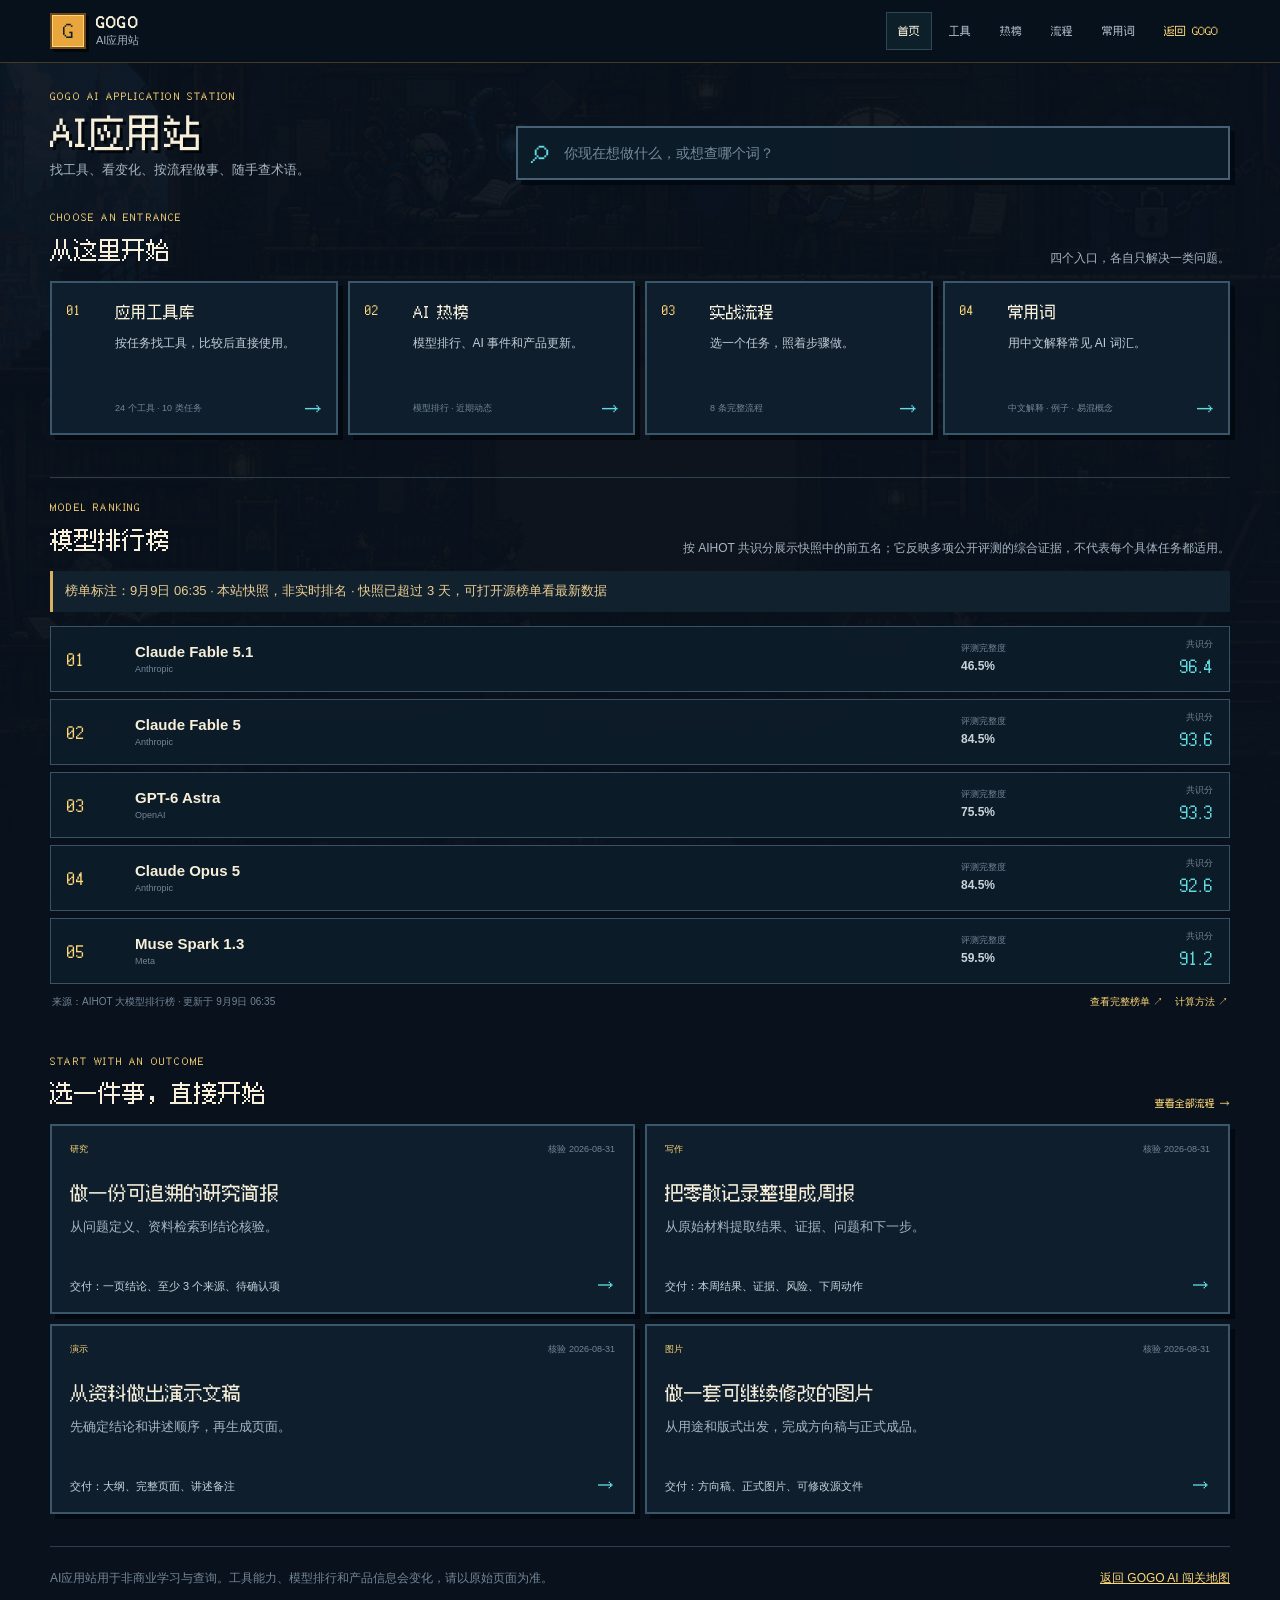
<file: ai-tools.html>
<!doctype html>
<html lang="zh-CN">
<head>
  <meta charset="utf-8">
  <meta name="viewport" content="width=device-width, initial-scale=1">
  <meta name="description" content="GOGO AI应用站：找工具、看模型排行与 AI 动态、按实战流程完成任务，并用中文听懂常用词。">
  <meta name="theme-color" content="#08111c">
  <title>AI应用站 · GOGO</title>
  <link rel="icon" href="data:,">
  <link rel="stylesheet" href="ai-tools.css?v=20260907-experience1">
  <link rel="stylesheet" href="learning-examples.css?v=20260907-experience1">
  <script src="learning-experience.js?v=20260907-experience1" defer></script>
  <script src="glossary-cards.js?v=20260907-experience1" defer></script>
  <script src="ai-tools-data.js?v=20260831-catalog3" defer></script>
  <script src="ai-station-data.js?v=20260907-experience1" defer></script>
  <script src="aihot-snapshot.js?v=20260831-station1" defer></script>
  <script src="ai-station.js?v=20260907-experience1" defer></script>
  <script src="ai-tools.js?v=20260831-station1" defer></script>
</head>
<body>
  <a class="skip-link" href="#portal-grid">跳到主要内容</a>

  <header class="site-header">
    <div class="header-inner">
      <a class="brand" href="ai-tools.html" aria-label="返回 AI应用站首页">
        <span class="brand-mark" aria-hidden="true">G</span>
        <span class="brand-copy"><strong>GOGO</strong><small>AI应用站</small></span>
      </a>
      <nav class="top-nav" aria-label="AI应用站导航">
        <a href="ai-tools.html" data-nav-view="home">首页</a>
        <a href="?view=tools" data-nav-view="tools">工具</a>
        <a href="?view=hot" data-nav-view="hot">热榜</a>
        <a href="?view=flows" data-nav-view="flows">流程</a>
        <a href="?view=glossary" data-nav-view="glossary">常用词</a>
        <button id="header-compare" type="button" hidden disabled>对比 <span id="header-compare-count">0</span></button>
        <a class="back-link" href="index.html">返回 GOGO</a>
      </nav>
    </div>
  </header>

  <main>
    <section class="view-panel home-view" data-view-panel="home" aria-labelledby="home-title">
      <header class="home-hero">
        <div class="home-title-block">
          <p class="eyebrow">GOGO AI APPLICATION STATION</p>
          <h1 id="home-title">AI应用站</h1>
          <p>找工具、看变化、按流程做事、随手查术语。</p>
        </div>
        <div class="global-search-shell">
          <label class="sr-only" for="global-search">搜索工具、流程或常用词</label>
          <span class="search-icon" aria-hidden="true">⌕</span>
          <input id="global-search" type="search" autocomplete="off" placeholder="你现在想做什么，或想查哪个词？">
          <button id="clear-global-search" type="button" aria-label="清空全站搜索" hidden>×</button>
        </div>
      </header>

      <div class="global-search-results" id="global-search-results" aria-live="polite" hidden></div>

      <section class="portal-section" aria-labelledby="portal-title">
        <div class="section-heading compact-heading">
          <div>
            <p class="eyebrow">CHOOSE AN ENTRANCE</p>
            <h2 id="portal-title">从这里开始</h2>
          </div>
          <p>四个入口，各自只解决一类问题。</p>
        </div>
        <div class="portal-grid" id="portal-grid"></div>
      </section>

      <section class="ranking-section home-ranking" aria-labelledby="home-ranking-title">
        <div class="section-heading">
          <div>
            <p class="eyebrow">MODEL RANKING</p>
            <h2 id="home-ranking-title">模型排行榜</h2>
          </div>
          <p>按 AIHOT 共识分展示快照中的前五名；它反映多项公开评测的综合证据，不代表每个具体任务都适用。</p>
        </div>
        <div id="model-ranking-home"></div>
      </section>

      <section class="workflow-preview" aria-labelledby="home-workflow-title">
        <div class="section-heading">
          <div>
            <p class="eyebrow">START WITH AN OUTCOME</p>
            <h2 id="home-workflow-title">选一件事，直接开始</h2>
          </div>
          <a class="section-link" href="?view=flows">查看全部流程 →</a>
        </div>
        <div class="workflow-grid preview-grid" id="home-workflow-grid"></div>
      </section>
    </section>

    <section class="view-panel tools-view" data-view-panel="tools" aria-labelledby="page-title" hidden>
      <section class="catalog-intro">
        <div class="title-block">
          <p class="eyebrow">AI TOOL EXPLORER</p>
          <h1 id="page-title">应用工具库</h1>
          <p>搜索、筛选、比较，找到适合当前任务的工具。</p>
        </div>
        <div class="search-wrap">
          <label class="sr-only" for="tool-search">搜索 AI 工具或任务</label>
          <span class="search-icon" aria-hidden="true">⌕</span>
          <input id="tool-search" type="search" autocomplete="off" placeholder="你想用 AI 做什么？搜索工具或任务">
          <button id="clear-search" type="button" aria-label="清空搜索" hidden>×</button>
        </div>
      </section>

      <section class="filter-panel" aria-label="筛选工具">
        <div class="filter-group">
          <span class="filter-label">任务</span>
          <div class="category-filters" id="category-filters" role="group" aria-label="按任务筛选"></div>
        </div>
        <div class="filter-group region-row">
          <span class="filter-label">入口</span>
          <div class="region-filters" id="region-filters" role="group" aria-label="按产品入口筛选"></div>
          <button class="reset-button" id="reset-filters" type="button" hidden>清除筛选</button>
        </div>
      </section>

      <section class="tool-results" aria-labelledby="results-title">
        <div class="results-bar">
          <h2 id="results-title">全部工具</h2>
          <p id="result-count" role="status" aria-live="polite"></p>
        </div>
        <div class="tool-grid" id="tool-grid"></div>
        <div class="empty-state" id="empty-state" hidden>
          <strong>没有找到匹配工具</strong>
          <p>换一个关键词，或清除当前筛选。</p>
          <button type="button" data-reset-all>查看全部工具</button>
        </div>
      </section>

      <section class="comparison-preview" id="comparison" aria-labelledby="comparison-title">
        <div>
          <p class="eyebrow">COMPARE</p>
          <h2 id="comparison-title">能力对比</h2>
        </div>
        <p id="comparison-hint">从工具卡片中加入 2–4 个工具，即可横向查看能力。</p>
        <button id="section-compare" type="button" disabled>开始对比</button>
      </section>
    </section>

    <section class="view-panel hot-view" data-view-panel="hot" aria-labelledby="hot-title" hidden>
      <header class="page-intro">
        <p class="eyebrow">AI RANKING & UPDATES</p>
        <h1 id="hot-title">AI 热榜</h1>
        <p>先看模型排行，再看近期被集中关注的事件与产品更新。</p>
      </header>

      <section class="ranking-section" aria-labelledby="full-ranking-title">
        <div class="section-heading">
          <div>
            <p class="eyebrow">MODEL RANKING</p>
            <h2 id="full-ranking-title">模型排行榜</h2>
          </div>
          <p>默认按 AIHOT 共识分排序，展示前五名与评测完整度。</p>
        </div>
        <div id="model-ranking-full"></div>
      </section>

      <section class="news-section" aria-labelledby="event-news-title">
        <div class="section-heading">
          <div>
            <p class="eyebrow">EVENT ATTENTION</p>
            <h2 id="event-news-title">事件热度</h2>
          </div>
          <p>根据多个来源对同一事件的集中报道整理。</p>
        </div>
        <p class="module-freshness" id="aihot-event-status" role="status"></p>
        <div class="news-grid event-grid" id="event-news-grid"></div>
      </section>

      <section class="news-section" aria-labelledby="product-news-title">
        <div class="section-heading">
          <div>
            <p class="eyebrow">PRODUCT UPDATES</p>
            <h2 id="product-news-title">产品关注</h2>
          </div>
          <p>最近一周值得继续打开原文核对的 AI 产品动态。</p>
        </div>
        <p class="module-freshness" id="aihot-product-status" role="status"></p>
        <div class="news-grid product-grid" id="product-news-grid"></div>
      </section>

      <div class="live-status-row">
        <p id="aihot-live-status" role="status" aria-live="polite">当前显示最近一次同步 · 正在检查近期动态</p>
        <button id="retry-aihot" type="button" hidden>重新加载动态</button>
        <a href="https://aihot.virxact.com/" target="_blank" rel="noopener noreferrer">数据来源：AIHOT ↗</a>
      </div>
    </section>

    <section class="view-panel flows-view" data-view-panel="flows" aria-labelledby="flows-title" hidden>
      <header class="page-intro">
        <p class="eyebrow">AI WORKFLOWS</p>
        <h1 id="flows-title">实战流程</h1>
        <p>不从工具名字开始，先选你要完成的结果。</p>
      </header>

      <section aria-labelledby="workflow-grid-title">
        <div class="section-heading">
          <div>
            <p class="eyebrow">CHOOSE A RESULT</p>
            <h2 id="workflow-grid-title">选择你要完成的事</h2>
          </div>
          <p>每条流程都给出材料、步骤、工具和完成检查。</p>
        </div>
        <div class="workflow-grid" id="workflow-grid"></div>
      </section>

      <section class="method-section" aria-labelledby="method-title">
        <div class="section-heading">
          <div>
            <p class="eyebrow">USE AI WITH A METHOD</p>
            <h2 id="method-title">六张方法卡</h2>
          </div>
          <p>遇到不同任务时都能复用的基本判断。</p>
        </div>
        <div class="method-card-grid" id="method-card-grid"></div>
      </section>
    </section>

    <section class="view-panel glossary-view" data-view-panel="glossary" aria-labelledby="glossary-title" hidden>
      <header class="page-intro glossary-intro">
        <div>
          <p class="eyebrow">PLAIN CHINESE GLOSSARY</p>
          <h1 id="glossary-title">常用词</h1>
          <p>先用中文听懂，再决定要不要继续深入。</p>
        </div>
        <div class="search-wrap glossary-search-wrap">
          <label class="sr-only" for="glossary-search">搜索常用词</label>
          <span class="search-icon" aria-hidden="true">⌕</span>
          <input id="glossary-search" type="search" autocomplete="off" placeholder="搜索 Agent、MCP、部署、验收标准……">
        </div>
      </header>
      <section class="glossary-controls" aria-label="筛选常用词">
        <div class="category-filters" id="glossary-filters" role="group" aria-label="按词语类别筛选"></div>
        <p id="glossary-count" role="status" aria-live="polite"></p>
      </section>
      <div class="glossary-grid" id="glossary-grid"></div>
    </section>
  </main>

  <aside class="compare-tray" id="compare-tray" aria-label="已选对比工具" hidden>
    <div class="compare-selection">
      <span class="compare-label">已选对比</span>
      <div class="selected-tools" id="selected-tools"></div>
    </div>
    <div class="compare-actions">
      <button class="text-button" id="clear-comparison" type="button">清空</button>
      <button class="primary-button" id="open-comparison" type="button" disabled>对比 <span id="tray-count">0</span> 个工具</button>
    </div>
  </aside>

  <dialog class="tool-dialog" id="tool-dialog" aria-labelledby="tool-dialog-title">
    <div class="dialog-shell">
      <button class="dialog-close" type="button" data-close-dialog aria-label="关闭工具详情">×</button>
      <div id="tool-dialog-content"></div>
    </div>
  </dialog>

  <dialog class="compare-dialog" id="compare-dialog" aria-labelledby="compare-dialog-title">
    <div class="dialog-shell compare-shell">
      <div class="dialog-heading">
        <div>
          <p class="eyebrow">SIDE BY SIDE</p>
          <h2 id="compare-dialog-title">能力对比</h2>
        </div>
        <button class="dialog-close" type="button" data-close-comparison aria-label="关闭能力对比">×</button>
      </div>
      <div class="comparison-table-wrap" id="comparison-table-wrap"></div>
    </div>
  </dialog>

  <dialog class="content-dialog" id="workflow-dialog" aria-label="实战流程详情">
    <div class="dialog-shell content-dialog-shell">
      <button class="dialog-close" type="button" data-close-content-dialog aria-label="关闭实战流程">×</button>
      <div id="workflow-dialog-content"></div>
    </div>
  </dialog>

  <dialog class="content-dialog" id="term-dialog" aria-label="常用词解释">
    <div class="dialog-shell content-dialog-shell term-dialog-shell">
      <button class="dialog-close" type="button" data-close-content-dialog aria-label="关闭常用词解释">×</button>
      <div id="term-dialog-content"></div>
    </div>
  </dialog>

  <div class="toast" id="toast" role="status" aria-live="polite" hidden></div>

  <footer>
    <p>AI应用站用于非商业学习与查询。工具能力、模型排行和产品信息会变化，请以原始页面为准。</p>
    <a href="index.html">返回 GOGO AI 闯关地图</a>
  </footer>

  <noscript>请启用 JavaScript 使用导航、筛选、排行、流程和常用词。</noscript>
</body>
</html>
</file>
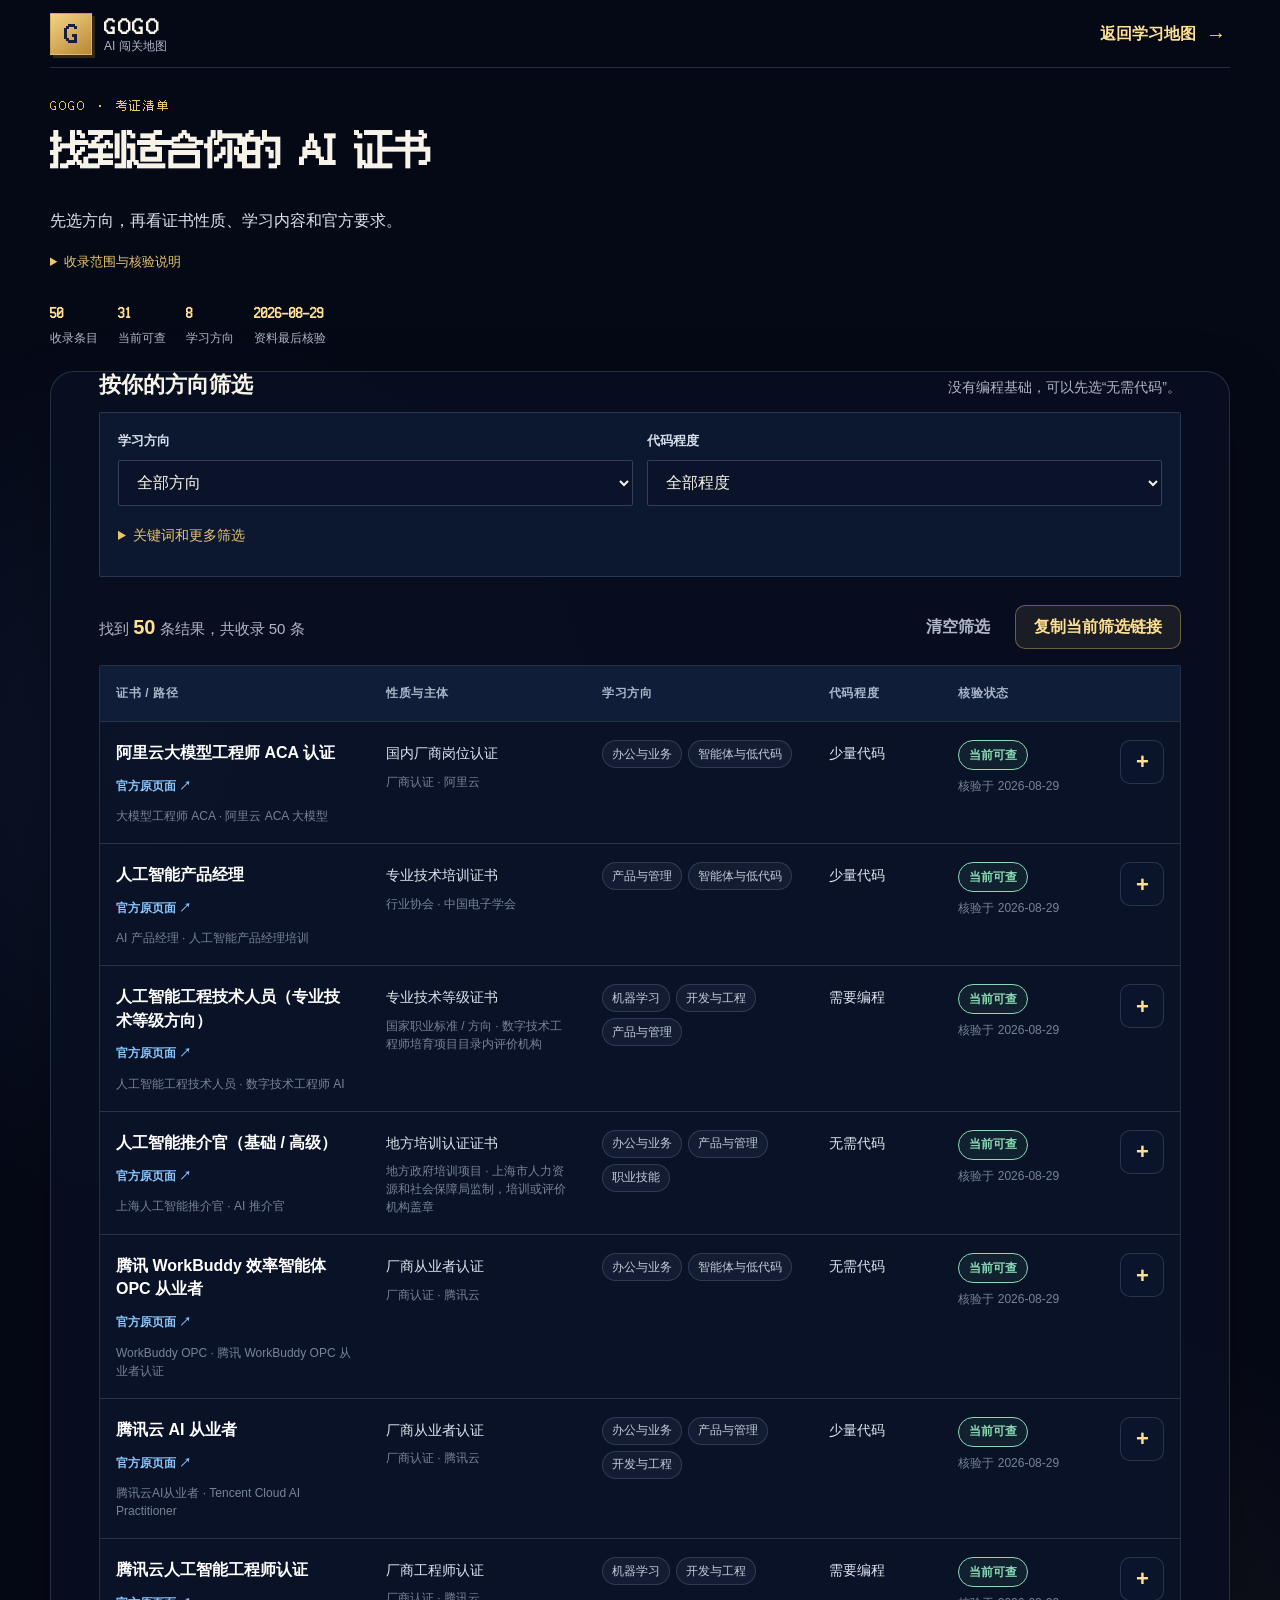
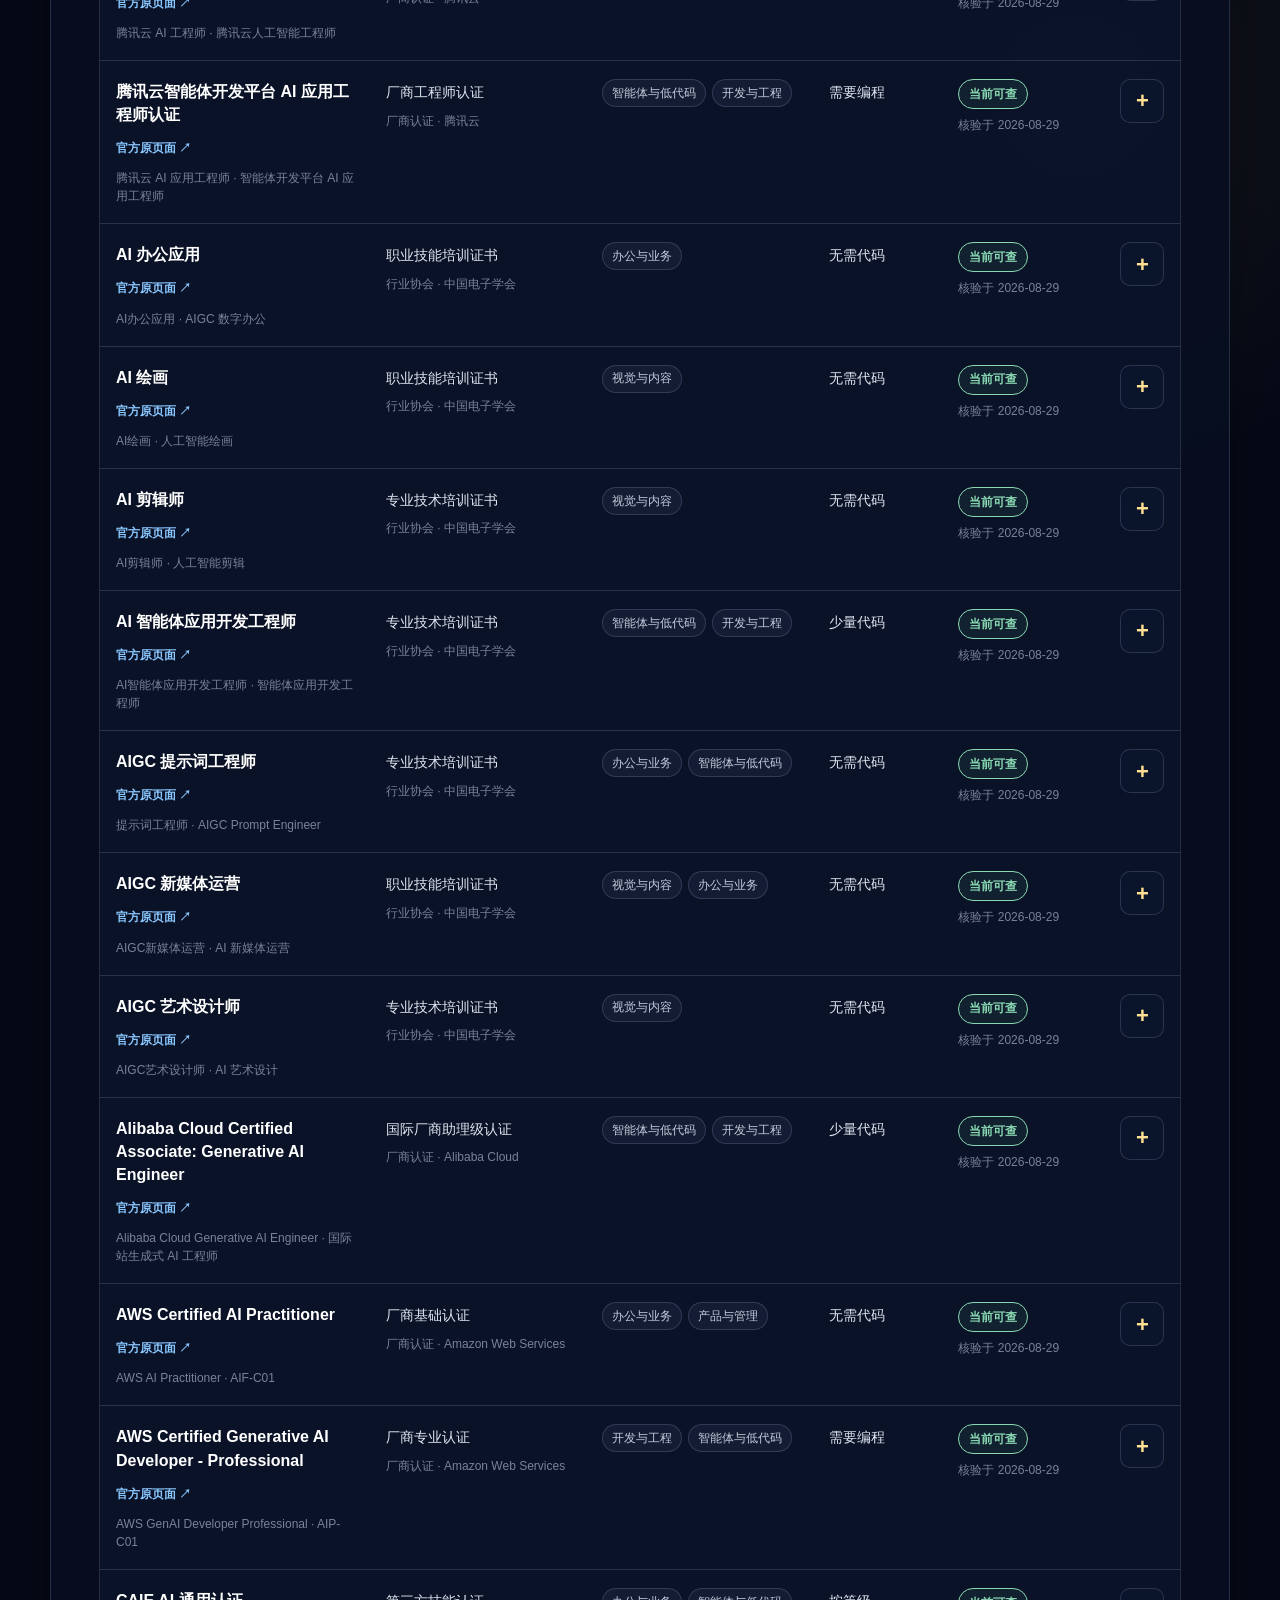
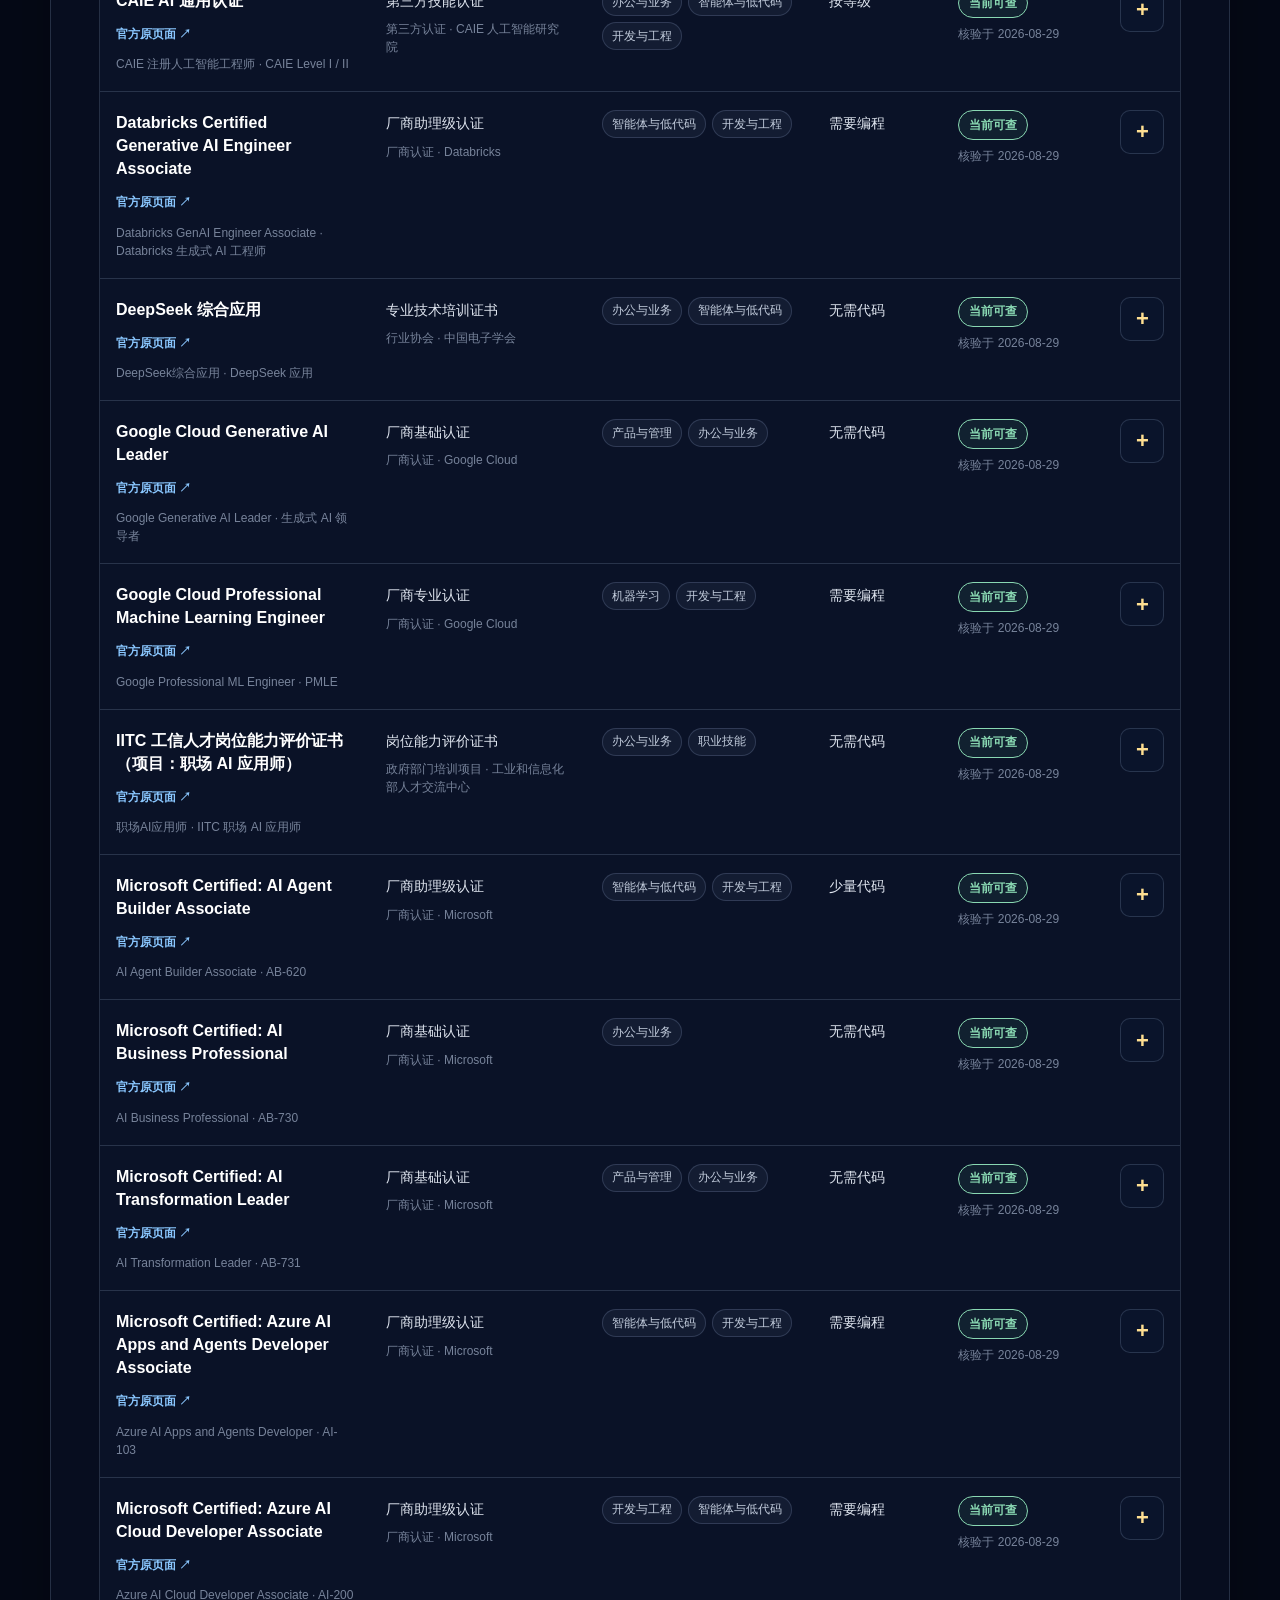
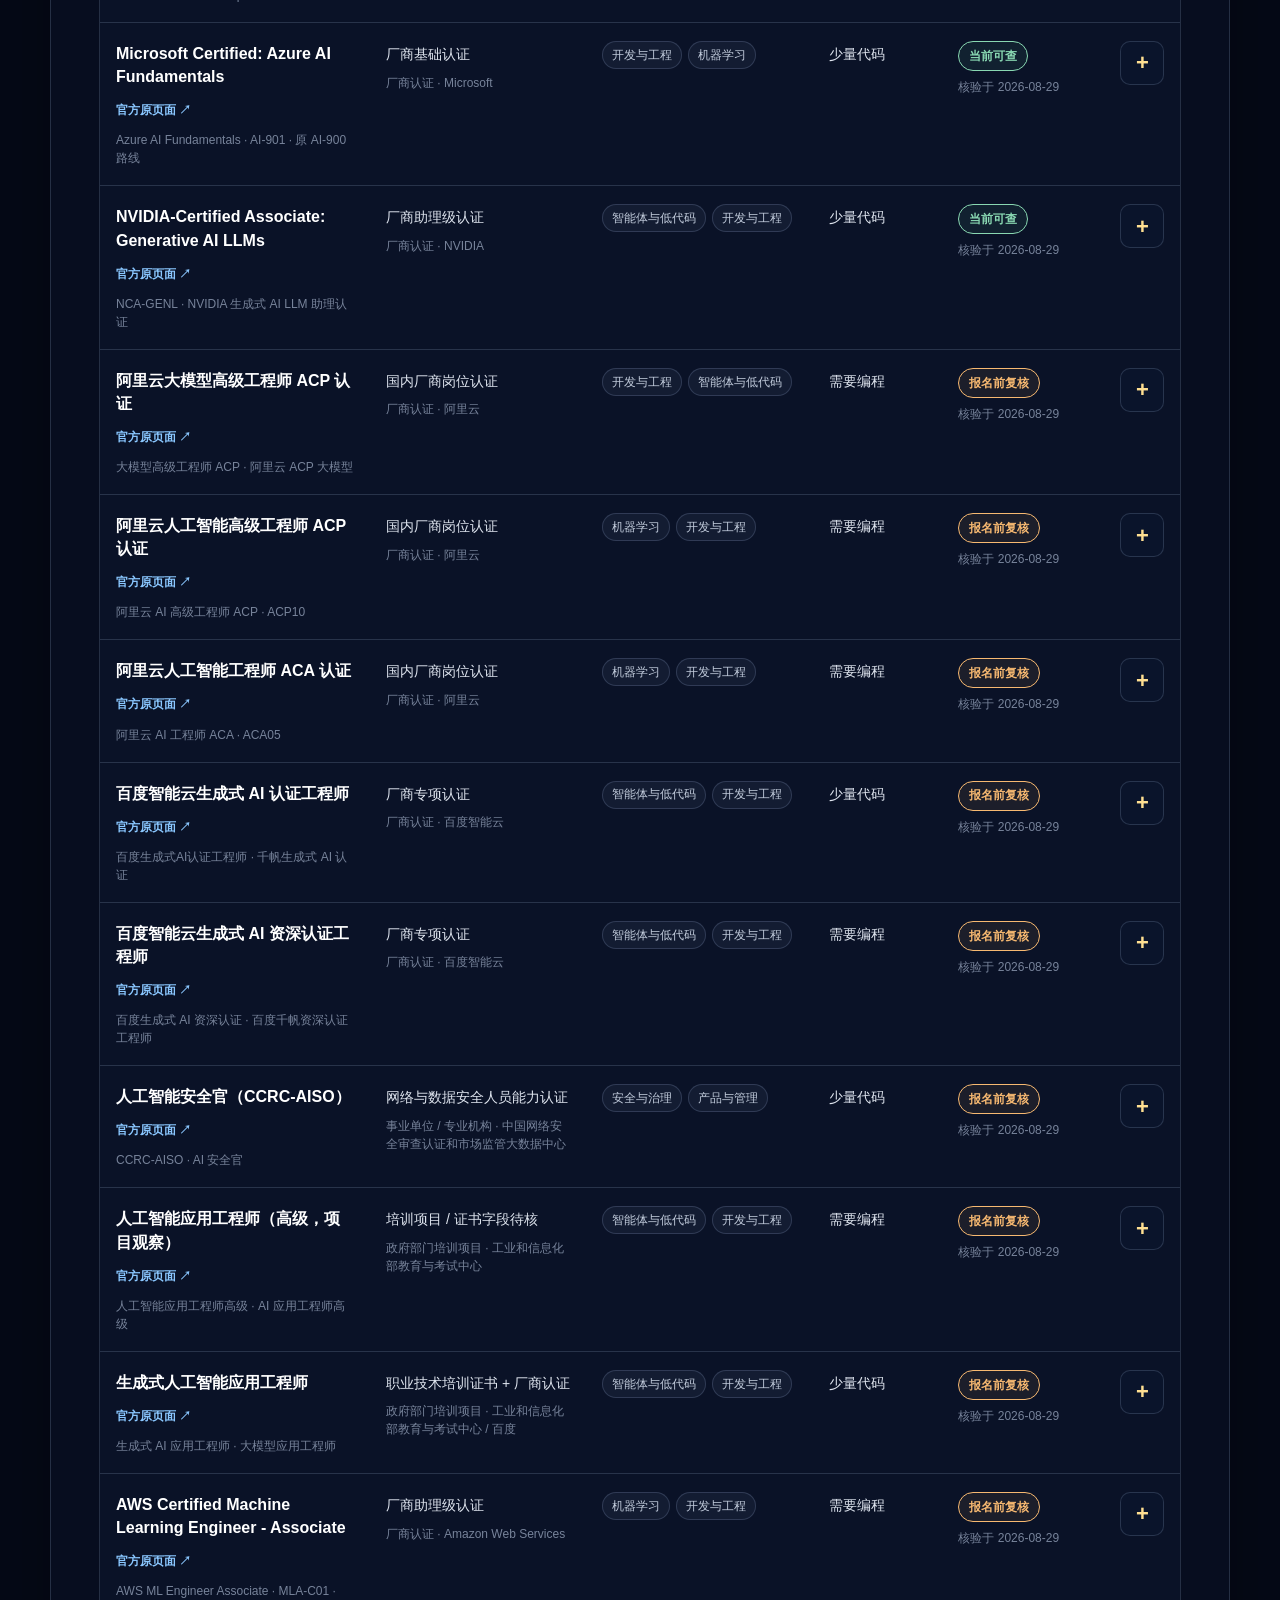
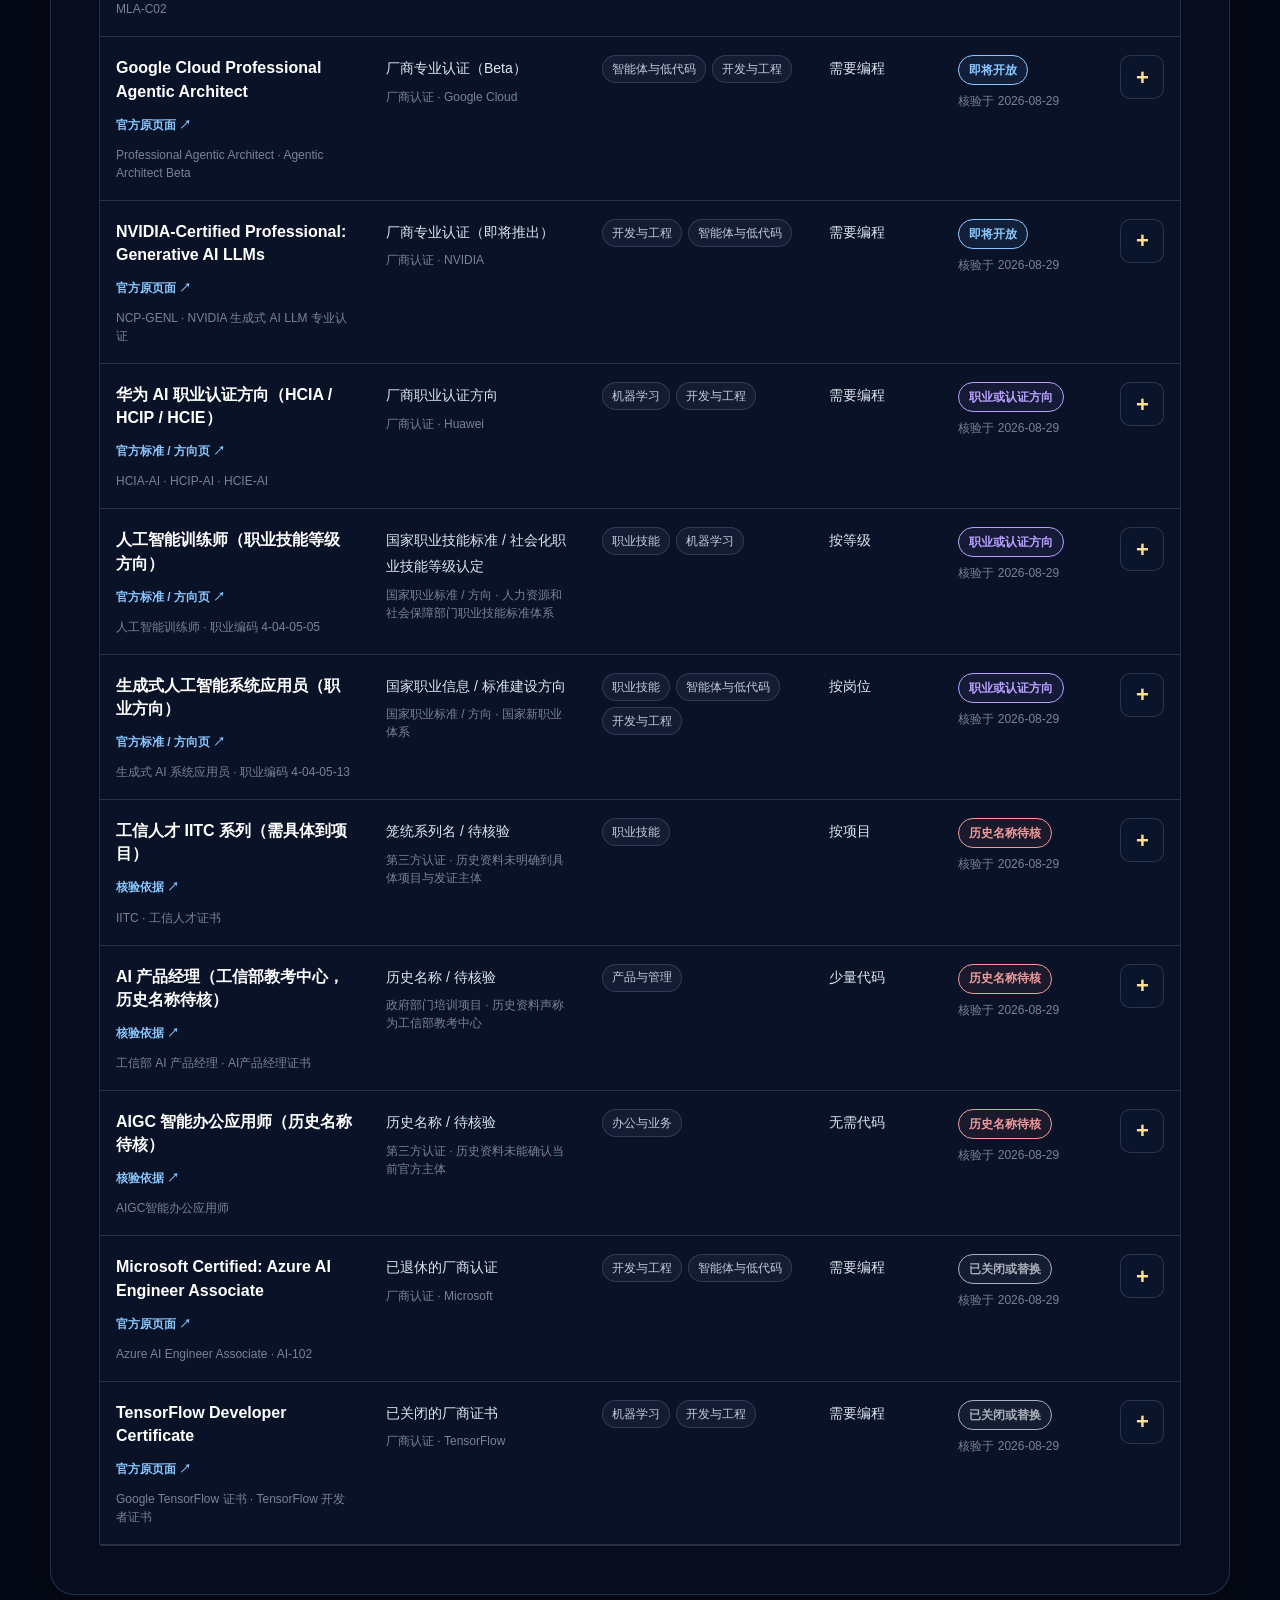
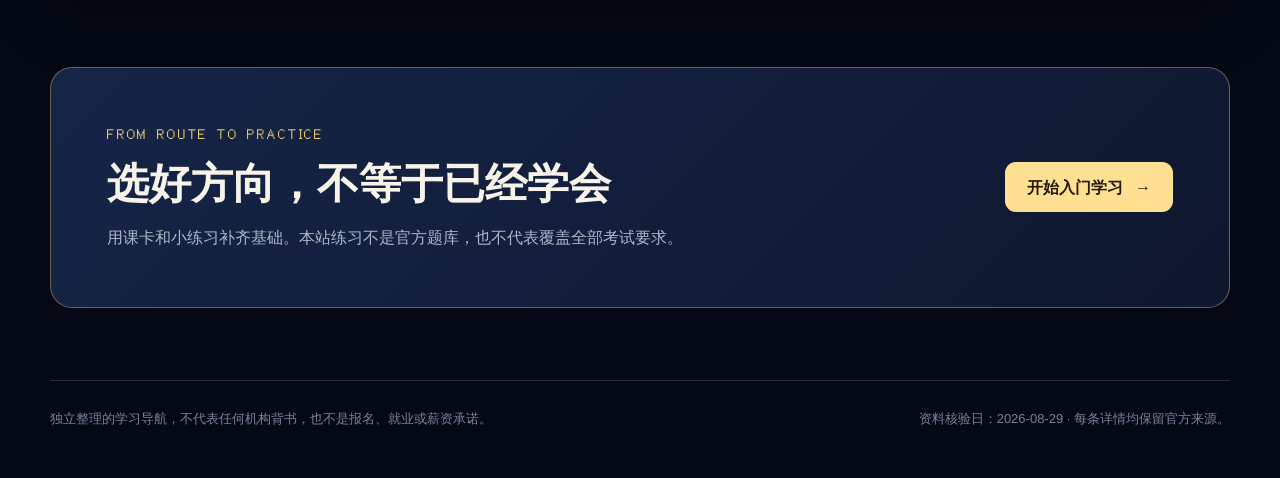
<file: certificates.html>
<!doctype html>
<html lang="zh-CN">
<head>
  <meta charset="utf-8">
  <meta name="viewport" content="width=device-width, initial-scale=1">
  <meta name="description" content="面向 AI 转型、产品、办公与开发方向的证书和培训认证导航，附官方来源与核验状态。">
  <meta name="theme-color" content="#050916">
  <title>AI 证书与培训认证导航 · GOGO</title>
  <link rel="icon" href="data:,">
  <link rel="stylesheet" href="certificate-library.css?v=20260907-experience1">
  <script src="learning-experience.js?v=20260907-experience1" defer></script>
  <script src="certificate-library-data.js?v=20260905-public1" defer></script>
  <script src="certificate-library.js?v=20260907-experience1" defer></script>
</head>
<body>
  <a class="skip-link" href="#certificate-results">跳到证书列表</a>

  <header class="site-header">
    <a class="brand" href="index.html" aria-label="返回 GOGO AI 闯关地图">
      <span class="brand-mark" aria-hidden="true">G</span>
      <span><strong>GOGO</strong><small>AI 闯关地图</small></span>
    </a>
    <a class="course-link" href="index.html">返回学习地图 <span aria-hidden="true">→</span></a>
  </header>

  <main>
    <section class="hero" aria-labelledby="page-title">
      <div class="hero-copy">
        <p class="eyebrow">GOGO · 考证清单</p>
        <h1 id="page-title">找到适合你的 AI 证书</h1>
        <p class="hero-lead">先选方向，再看证书性质、学习内容和官方要求。</p>
        <details class="certificate-scope"><summary>收录范围与核验说明</summary><p>收录面向中文用户的代表性证书与培训认证，不是全球穷尽清单，也不按“含金量”排名。</p><p>“当前可查”只表示找到了对应官方页面，不等于推荐。报名资格、考试版本、价格和开放状态，请在付款前向官方复核。</p></details>
      </div>
    </section>

    <section class="summary-grid" aria-label="证书库概况">
      <article class="summary-card">
        <span class="summary-value" id="summary-total">—</span>
        <span class="summary-label">收录条目</span>
      </article>
      <article class="summary-card">
        <span class="summary-value" id="summary-current">—</span>
        <span class="summary-label">当前可查</span>
      </article>
      <article class="summary-card">
        <span class="summary-value" id="summary-tracks">—</span>
        <span class="summary-label">学习方向</span>
      </article>
      <article class="summary-card summary-card-wide">
        <span class="summary-value summary-date" id="summary-date">—</span>
        <span class="summary-label">资料最后核验</span>
      </article>
    </section>

    <section class="library-panel" aria-labelledby="filter-title">
      <div class="section-heading">
        <div>
          <p class="section-kicker">FIND YOUR ROUTE</p>
          <h2 id="filter-title">按你的方向筛选</h2>
        </div>
        <p>没有编程基础，可以先选“无需代码”。</p>
      </div>

      <form class="filter-form" id="certificate-filters" role="search">
        <div class="filter-primary">
        <div class="filter-field">
          <label for="filter-track">学习方向</label>
          <select id="filter-track" name="track">
            <option value="">全部方向</option>
            <option value="办公与业务">办公与业务</option>
            <option value="产品与管理">产品与管理</option>
            <option value="智能体与低代码">智能体与低代码</option>
            <option value="开发与工程">开发与工程</option>
            <option value="机器学习">机器学习</option>
            <option value="职业技能">职业技能</option>
            <option value="视觉与内容">视觉与内容</option>
            <option value="安全与治理">安全与治理</option>
          </select>
        </div>
        <div class="filter-field">
          <label for="filter-code">代码程度</label>
          <select id="filter-code" name="code">
            <option value="">全部程度</option>
            <option value="无需代码">无需代码</option>
            <option value="少量代码">少量代码</option>
            <option value="需要编程">需要编程</option>
            <option value="按等级">按等级</option>
            <option value="按岗位">按岗位</option>
            <option value="按项目">按项目</option>
          </select>
        </div>
        </div>
        <details class="filter-advanced" id="more-filters">
          <summary>关键词和更多筛选</summary>
          <div class="filter-extra-grid">
        <div class="filter-field filter-search">
          <label for="filter-query">关键词</label>
          <input id="filter-query" name="q" type="search" autocomplete="off" placeholder="例如：智能体、产品经理、AWS">
        </div>
        <div class="filter-field">
          <label for="filter-status">核验状态</label>
          <select id="filter-status" name="status">
            <option value="">全部状态</option>
            <option value="verified-current">当前可查</option>
            <option value="enroll-check">报名前复核</option>
            <option value="upcoming">即将开放</option>
            <option value="direction-only">职业或认证方向</option>
            <option value="legacy-unverified">历史名称待核</option>
            <option value="retired-replaced">已关闭或替换</option>
          </select>
        </div>
        <div class="filter-field">
          <label for="filter-issuer">发证 / 标准主体</label>
          <select id="filter-issuer" name="issuer">
            <option value="">全部主体</option>
            <option value="association">行业协会</option>
            <option value="government-training">政府部门培训项目</option>
            <option value="public-institution">事业单位 / 专业机构</option>
            <option value="local-government">地方政府培训项目</option>
            <option value="vendor">厂商认证</option>
            <option value="occupational-standard">国家职业标准 / 方向</option>
            <option value="third-party">第三方认证</option>
          </select>
        </div>
        <div class="filter-field">
          <label for="filter-sort">排序方式</label>
          <select id="filter-sort" name="sort">
            <option value="status">先看当前可查</option>
            <option value="name">按名称</option>
            <option value="issuer">按主体</option>
            <option value="updated">按核验日期</option>
          </select>
        </div>
          </div>
        </details>
      </form>

      <div class="filter-toolbar">
        <p class="result-count" id="result-count" aria-live="polite">正在读取证书资料…</p>
        <div class="toolbar-actions">
          <button class="text-button" id="reset-filters" type="button">清空筛选</button>
          <button class="share-button" id="copy-filter-link" type="button">复制当前筛选链接</button>
        </div>
      </div>
      <p class="copy-feedback" id="copy-feedback" aria-live="polite"></p>

      <div class="table-frame" id="certificate-results" tabindex="-1">
        <table class="certificate-table">
          <caption>AI 证书与培训认证导航筛选结果</caption>
          <thead>
            <tr>
              <th scope="col">证书 / 路径</th>
              <th scope="col">性质与主体</th>
              <th scope="col">学习方向</th>
              <th scope="col">代码程度</th>
              <th scope="col">核验状态</th>
              <th scope="col"><span class="visually-hidden">展开详情</span></th>
            </tr>
          </thead>
          <tbody id="certificate-table-body"></tbody>
        </table>
      </div>
    </section>

    <section class="route-next" aria-labelledby="route-next-title">
      <div>
        <p class="section-kicker">FROM ROUTE TO PRACTICE</p>
        <h2 id="route-next-title">选好方向，不等于已经学会</h2>
        <p>用课卡和小练习补齐基础。本站练习不是官方题库，也不代表覆盖全部考试要求。</p>
      </div>
      <a class="primary-link" href="index.html?learn=1">开始入门学习 <span aria-hidden="true">→</span></a>
    </section>
  </main>

  <footer>
    <p>独立整理的学习导航，不代表任何机构背书，也不是报名、就业或薪资承诺。</p>
    <p>资料核验日：<time datetime="2026-08-29">2026-08-29</time> · 每条详情均保留官方来源。</p>
  </footer>

  <noscript>请启用 JavaScript 查看并筛选证书资料；所有外部报名信息仍请以官方页面为准。</noscript>
</body>
</html>
</file>
<file: pixel-guild-upgrade.css>
:root {
  --pg-ink: #08111c;
  --pg-ink-2: #101d2b;
  --pg-panel: #152333;
  --pg-panel-2: #1d3043;
  --pg-line: #593a22;
  --pg-gold: #e6a43a;
  --pg-gold-hi: #ffd777;
  --pg-paper: #ead2a5;
  --pg-paper-ink: #2a1b16;
  --pg-oxblood: #8f3327;
  --pg-blue: #4ba9d8;
  --pg-green: #6ea06b;
  --pg-red: #d34c3f;
  --pg-muted: #9aabbb;
  --pg-white: #f8efd7;
  --pg-shadow: rgba(1, 6, 12, 0.8);
  --pg-pixel-font: "Fusion Pixel 12px Proportional SC", "Zpix", "Hiragino Sans GB", "Microsoft YaHei", sans-serif;
  --pg-body-font: "Hiragino Sans GB", "Microsoft YaHei", sans-serif;
}

html.pg-active,
body.pg-active {
  width: 100%;
  height: 100%;
  margin: 0;
  overflow: hidden;
  background: var(--pg-ink);
}

body.pg-active {
  color: var(--pg-white);
  font-family: var(--pg-body-font);
}

#pixel-guild-app,
#pixel-guild-app * {
  box-sizing: border-box;
}

#pixel-guild-app button,
#pixel-guild-app input,
#pixel-guild-app textarea,
#pixel-guild-app select {
  font: inherit;
}

#pixel-guild-app button {
  color: inherit;
}

#pixel-guild-app button:focus-visible,
#pixel-guild-app input:focus-visible,
#pixel-guild-app textarea:focus-visible,
#pixel-guild-app select:focus-visible {
  outline: 3px solid var(--pg-gold-hi);
  outline-offset: 3px;
}

#pixel-guild-app {
  position: fixed;
  inset: 0;
  z-index: 9000;
  display: flex;
  flex-direction: column;
  min-width: 320px;
  overflow: hidden;
  background: var(--pg-ink);
  color: var(--pg-white);
  image-rendering: pixelated;
}

.pg-hud {
  position: relative;
  z-index: 20;
  flex: 0 0 auto;
  height: 76px;
  display: grid;
  grid-template-columns: minmax(250px, 1.3fr) minmax(170px, 0.8fr) minmax(150px, 0.72fr) auto auto;
  align-items: center;
  gap: 14px;
  padding: 8px 18px;
  background: var(--pg-ink);
  border-bottom: 3px solid #2b3c4e;
  box-shadow: 0 5px 0 rgba(0, 0, 0, 0.45);
  font-family: var(--pg-pixel-font);
}

.pg-identity {
  min-width: 0;
  display: flex;
  align-items: center;
  gap: 12px;
}

.pg-avatar {
  width: 56px;
  height: 56px;
  flex: 0 0 56px;
  object-fit: cover;
  border: 3px solid var(--pg-gold);
  box-shadow: 0 0 0 3px #18283a;
  image-rendering: pixelated;
}

.pg-kicker,
.pg-metric-label,
.pg-eyebrow,
.pg-small-label {
  margin: 0;
  color: var(--pg-gold-hi);
  font-family: var(--pg-pixel-font);
  font-size: 11px;
  font-weight: 800;
  letter-spacing: 0.08em;
  text-transform: uppercase;
}

.pg-identity h1 {
  margin: 2px 0 0;
  overflow: hidden;
  color: var(--pg-white);
  font-size: clamp(15px, 1.35vw, 21px);
  font-weight: 900;
  letter-spacing: 0.03em;
  line-height: 1.2;
  text-overflow: ellipsis;
  white-space: nowrap;
  text-shadow: 2px 2px 0 #000;
}

.pg-rank {
  color: var(--pg-muted);
  font-size: 12px;
}

.pg-hud-metric {
  min-width: 0;
}

.pg-metric-row {
  display: flex;
  align-items: center;
  justify-content: space-between;
  gap: 8px;
  color: var(--pg-white);
  font-size: 14px;
  font-weight: 800;
}

.pg-meter {
  height: 9px;
  margin-top: 7px;
  overflow: hidden;
  background: #03080e;
  border: 2px solid #314254;
  box-shadow: inset 0 0 0 1px #000;
}

.pg-meter > span {
  display: block;
  width: 0;
  height: 100%;
  background: var(--pg-blue);
  transition: width 420ms steps(10, end);
}

.pg-hud-chip,
.pg-hud-action {
  min-height: 44px;
  padding: 8px 12px;
  background: #111d29;
  border: 2px solid #344658;
  box-shadow: 3px 3px 0 #03070c;
  color: var(--pg-white);
  cursor: pointer;
  font-family: var(--pg-pixel-font);
  font-size: 13px;
  font-weight: 800;
}

.pg-hud-chip strong,
.pg-hud-action strong {
  color: var(--pg-gold-hi);
}

.pg-hud-action:hover,
.pg-hud-chip:hover {
  border-color: var(--pg-gold);
  transform: translate(-1px, -1px);
  box-shadow: 5px 5px 0 #03070c;
}

.pg-stage {
  position: relative;
  flex: 1 1 auto;
  min-height: 0;
  overflow: hidden;
  background: #070d14;
}

.pg-scene {
  --camera-x: 0px;
  position: absolute;
  inset: 0;
  overflow: hidden;
  background-image: url("assets/pixel-guild-hall.webp?v=20260827-webp1");
  background-repeat: no-repeat;
  background-position: calc(50% + var(--camera-x)) 50%;
  background-size: cover;
  animation: pg-scene-in 700ms steps(8, end) both;
  transition: background-position 500ms steps(8, end), filter 180ms steps(2, end);
}

.pg-scene::after {
  position: absolute;
  inset: 0;
  z-index: 1;
  pointer-events: none;
  content: "";
  border: 8px solid rgba(4, 9, 14, 0.72);
  box-shadow: inset 0 0 0 2px rgba(230, 164, 58, 0.2);
}

.pg-foreground-actors {
  position: absolute;
  inset: 0;
  z-index: 5;
  width: 100%;
  height: 100%;
  overflow: visible;
  pointer-events: none;
  image-rendering: pixelated;
  transform: translateX(var(--camera-x));
  transition: transform 500ms steps(8, end);
}

.pg-station {
  position: absolute;
  z-index: 6;
  min-width: 130px;
  padding: 8px 12px;
  background: #102030;
  border: 2px solid #76502d;
  box-shadow: 3px 3px 0 rgba(0, 0, 0, 0.78), inset 0 0 0 2px #0a121c;
  color: var(--pg-paper);
  cursor: pointer;
  font-family: var(--pg-pixel-font);
  font-size: clamp(11px, 0.9vw, 14px);
  font-weight: 900;
  letter-spacing: 0.04em;
  text-align: center;
  text-shadow: 2px 2px 0 #000;
}

.pg-station:hover,
.pg-station.is-active {
  color: var(--pg-gold-hi);
  border-color: var(--pg-gold);
  transform: translateY(-3px);
  box-shadow: 4px 6px 0 rgba(0, 0, 0, 0.82), 0 0 0 2px rgba(255, 215, 119, 0.18);
}

.pg-station.is-active {
  animation: pg-station-pulse 1.8s steps(2, end) infinite;
}

.pg-station::after {
  position: absolute;
  left: 50%;
  top: 100%;
  width: 8px;
  height: 8px;
  margin: 7px 0 0 -4px;
  background: var(--pg-gold);
  border: 2px solid #2d1a0f;
  content: "";
  transform: rotate(45deg);
}

.pg-station-library { left: 5.5%; top: 43.5%; }
.pg-station-workshop { left: 25.5%; top: 43.5%; }
.pg-station-codex { left: 26.5%; top: 2.8%; }
.pg-station-retest { left: 59.4%; top: 2.8%; }
.pg-station-project { right: 7.5%; top: 2.8%; }
.pg-station-notes { right: 7.5%; top: 43.5%; }

.pg-quest {
  position: absolute;
  left: 52%;
  top: 33%;
  z-index: 5;
  width: 31%;
  min-width: 440px;
  height: 33%;
  min-height: 290px;
  display: flex;
  flex-direction: column;
  align-items: stretch;
  justify-content: center;
  padding: 52px 48px 40px;
  background-image: url("assets/pixel-quest-board.webp?v=20260827-webp1");
  background-position: center;
  background-repeat: no-repeat;
  background-size: 100% 100%;
  color: var(--pg-paper-ink);
  font-family: var(--pg-pixel-font);
  text-align: center;
  transform: translateX(-50%);
}

.pg-quest h2 {
  margin: 5px 0 7px;
  color: #231611;
  font-size: clamp(18px, 1.5vw, 24px);
  line-height: 1.24;
}

.pg-quest-sub {
  margin: 0 auto 9px;
  max-width: 94%;
  color: #543522;
  font-family: var(--pg-body-font);
  font-size: 12px;
  font-weight: 700;
  line-height: 1.45;
}

.pg-mode-row {
  display: flex;
  justify-content: center;
  gap: 5px;
  margin-bottom: 9px;
}

.pg-mode-button {
  padding: 4px 8px;
  background: #e7cea2;
  border: 1px solid #8e6541;
  color: #563520;
  cursor: pointer;
  font-size: 10px;
  font-weight: 800;
}

.pg-mode-button.is-selected {
  background: var(--pg-oxblood);
  border-color: #5e1c17;
  color: #fff2d1;
}

.pg-gate-grid {
  display: grid;
  grid-template-columns: repeat(4, minmax(0, 1fr));
  gap: 5px;
  margin: 0 0 10px;
}

.pg-gate {
  min-width: 0;
  padding: 6px 3px;
  background: #d9c093;
  border: 2px solid #79583c;
  color: #4c3423;
  font-size: 9px;
  font-weight: 900;
  line-height: 1.2;
}

.pg-gate.is-done {
  background: #784329;
  border-color: #3f2418;
  color: #ffe6a9;
  box-shadow: inset 0 0 0 2px #bd7f37;
}

.pg-quest-footer {
  display: flex;
  align-items: center;
  flex-direction: column;
  justify-content: space-between;
  gap: 7px;
}

.pg-artifact-line {
  width: 100%;
  min-width: 0;
  color: #3f2719;
  font-family: var(--pg-body-font);
  font-size: 10px;
  font-weight: 800;
  text-align: center;
}

.pg-primary,
.pg-secondary,
.pg-danger,
.pg-quiet {
  border-radius: 0;
  cursor: pointer;
  font-family: var(--pg-pixel-font);
  font-weight: 900;
}

.pg-primary {
  padding: 9px 18px;
  background: var(--pg-oxblood);
  border: 2px solid #572019;
  box-shadow: 3px 3px 0 #2b1712, inset 0 0 0 2px #c85f3f;
  color: #fff3d9;
  letter-spacing: 0.06em;
}

.pg-primary:hover {
  background: #ad422f;
  transform: translate(-2px, -2px);
  box-shadow: 5px 5px 0 #2b1712, inset 0 0 0 2px #dd7e58;
}

.pg-primary:disabled,
.pg-secondary:disabled {
  cursor: not-allowed;
  filter: grayscale(1);
  opacity: 0.5;
  transform: none;
}

.pg-secondary {
  padding: 9px 13px;
  background: #172a3c;
  border: 2px solid #49647a;
  box-shadow: 3px 3px 0 #050a0f;
  color: var(--pg-white);
}

.pg-secondary:hover {
  border-color: var(--pg-gold);
  color: var(--pg-gold-hi);
}

.pg-quiet {
  padding: 8px 12px;
  background: transparent;
  border: 2px solid #4a6175;
  color: #b9c7d2;
}

.pg-danger {
  padding: 8px 12px;
  background: #4d1e1b;
  border: 2px solid #a5493f;
  color: #ffd8d2;
}

.pg-mentor {
  position: absolute;
  left: 8.5%;
  bottom: 12%;
  z-index: 5;
  max-width: 310px;
  padding: 13px 16px;
  background: var(--pg-paper);
  border: 3px solid #4d2d1a;
  box-shadow: 5px 5px 0 rgba(0, 0, 0, 0.7);
  color: #2b1a12;
  font-family: var(--pg-pixel-font);
  font-size: 12px;
  font-weight: 800;
  line-height: 1.6;
}

.pg-controls {
  position: absolute;
  left: 18px;
  bottom: 18px;
  z-index: 7;
  display: flex;
  gap: 7px;
  padding: 8px;
  background: rgba(7, 14, 22, 0.94);
  border: 2px solid #3c5063;
  box-shadow: 4px 4px 0 rgba(0, 0, 0, 0.7);
  color: #b9c7d3;
  font-size: 11px;
}

.pg-key {
  padding: 3px 6px;
  background: #e6d4b1;
  border: 2px solid #604731;
  color: #231812;
  font-family: monospace;
  font-weight: 900;
}

.pg-location-strip {
  position: absolute;
  right: 18px;
  bottom: 18px;
  z-index: 7;
  display: grid;
  grid-template-columns: repeat(7, minmax(0, 1fr));
  width: min(640px, calc(100vw - 36px));
  background: rgba(7, 14, 22, 0.96);
  border: 2px solid #6a4b2c;
  box-shadow: 4px 4px 0 rgba(0, 0, 0, 0.7);
  transform: none;
}

.pg-location-strip .pg-help-nav {
  background: rgba(143, 51, 39, 0.5);
  color: var(--pg-gold-hi);
}

.pg-location-strip button {
  min-width: 0;
  padding: 10px 6px;
  overflow: hidden;
  background: transparent;
  border: 0;
  border-right: 1px solid #34495b;
  color: #b6c1cc;
  cursor: pointer;
  font-family: var(--pg-pixel-font);
  font-size: 11px;
  font-weight: 800;
  white-space: nowrap;
  text-overflow: ellipsis;
}

.pg-location-strip button:hover,
.pg-location-strip button.is-active {
  background: #1c2d3e;
  color: var(--pg-gold-hi);
}

.pg-drawer,
.pg-legacy-overlay {
  position: fixed;
  inset: 0;
  z-index: 9500;
  background: rgba(3, 8, 13, 0.82);
}

.pg-quest[hidden],
.pg-drawer[hidden],
.pg-legacy-overlay[hidden] {
  display: none !important;
}

.pg-drawer.is-closing {
  pointer-events: none;
}

.pg-drawer-panel {
  position: absolute;
  inset: 24px 24px 24px auto;
  width: min(680px, calc(100vw - 48px));
  overflow: hidden;
  background: var(--pg-ink-2);
  border: 3px solid #6e4d2d;
  box-shadow: 10px 10px 0 rgba(0, 0, 0, 0.72), inset 0 0 0 2px #253b4e;
  transform: translateX(105%);
  transition: transform 320ms steps(8, end);
}

.pg-drawer.is-open .pg-drawer-panel {
  transform: translateX(0);
}

.pg-drawer-header,
.pg-legacy-header {
  min-height: 58px;
  display: flex;
  align-items: center;
  justify-content: space-between;
  gap: 16px;
  padding: 12px 16px;
  background: #0b1621;
  border-bottom: 3px solid #34495c;
}

.pg-drawer-header h2,
.pg-legacy-header h2 {
  margin: 0;
  color: var(--pg-white);
  font-family: var(--pg-pixel-font);
  font-size: 18px;
  letter-spacing: 0.04em;
}

.pg-close {
  width: 40px;
  height: 36px;
  background: #3c1a18;
  border: 2px solid #9d4a40;
  color: #fff0df;
  cursor: pointer;
  font-family: monospace;
  font-size: 17px;
  font-weight: 900;
}

.pg-drawer-body {
  height: calc(100% - 58px);
  overflow-y: auto;
  padding: 20px;
}

.pg-onboarding {
  max-width: 590px;
  margin: 0 auto;
}

.pg-onboarding-kicker {
  margin: 0 0 8px;
  color: #59d8df;
  font-family: var(--pg-pixel-font);
  font-size: 11px;
  font-weight: 900;
  letter-spacing: 0.08em;
}

.pg-onboarding h3 {
  margin: 0 0 10px;
  color: var(--pg-white);
  font-family: var(--pg-pixel-font);
  font-size: clamp(21px, 3vw, 30px);
  line-height: 1.35;
}

.pg-onboarding-summary {
  margin: 0 0 18px;
  color: #c5d1dc;
  font-size: 15px;
  line-height: 1.75;
}

.pg-onboarding-steps {
  display: grid;
  gap: 10px;
  margin: 0;
  padding: 0;
  list-style: none;
}

.pg-onboarding-steps li {
  display: grid;
  grid-template-columns: 42px minmax(0, 1fr);
  gap: 12px;
  align-items: center;
  padding: 12px 14px;
  background: #142435;
  border: 2px solid #344b60;
  box-shadow: 3px 3px 0 #050a0f;
}

.pg-onboarding-number {
  display: grid;
  place-items: center;
  width: 38px;
  height: 38px;
  background: #8f3327;
  border: 2px solid #d47a4e;
  color: #fff3d9;
  font-family: var(--pg-pixel-font);
  font-size: 18px;
  font-weight: 900;
}

.pg-onboarding-steps strong {
  color: var(--pg-gold-hi);
  font-family: var(--pg-pixel-font);
  font-size: 14px;
}

.pg-onboarding-steps p {
  margin: 3px 0 0;
  color: #b9c7d3;
  font-size: 13px;
  line-height: 1.6;
}

.pg-onboarding-tip {
  margin: 16px 0 0;
  padding: 11px 13px;
  background: rgba(89, 216, 223, 0.08);
  border-left: 3px solid #59d8df;
  color: #d5e6e8;
  font-size: 13px;
  line-height: 1.6;
}

.pg-onboarding-actions {
  display: flex;
  flex-wrap: wrap;
  gap: 10px;
  margin-top: 18px;
}

.pg-onboarding-actions button {
  min-height: 44px;
}

.pg-onboarding-note {
  margin: 14px 0 0;
  color: #8fa2b3;
  font-size: 11px;
  line-height: 1.6;
}

.pg-panel-intro {
  margin: 0 0 18px;
  color: #c0ccd7;
  font-size: 14px;
  line-height: 1.75;
}

.pg-panel-card {
  margin: 0 0 16px;
  padding: 16px;
  background: #142435;
  border: 2px solid #344b60;
  box-shadow: 4px 4px 0 #050a0f;
}

.pg-panel-card.is-complete {
  border-color: var(--pg-green);
}

.pg-panel-card.is-locked {
  opacity: 0.68;
}

.pg-card-heading {
  display: flex;
  align-items: flex-start;
  justify-content: space-between;
  gap: 12px;
  margin-bottom: 10px;
}

.pg-card-heading h3 {
  margin: 0;
  color: var(--pg-gold-hi);
  font-family: var(--pg-pixel-font);
  font-size: 15px;
  line-height: 1.45;
}

.pg-status {
  flex: 0 0 auto;
  padding: 4px 7px;
  background: #0a141e;
  border: 1px solid #496176;
  color: #aebdca;
  font-size: 10px;
  font-weight: 800;
}

.pg-status.is-complete {
  border-color: var(--pg-green);
  color: #c8e4bd;
}

.pg-panel-card p,
.pg-panel-card li {
  color: #c5d0d9;
  font-size: 13px;
  line-height: 1.7;
}

.pg-panel-card ul,
.pg-panel-card ol {
  padding-left: 20px;
}

.pg-form-label {
  display: block;
  margin: 12px 0 6px;
  color: #f1d69c;
  font-size: 12px;
  font-weight: 800;
}

.pg-textarea,
.pg-input,
.pg-select {
  width: 100%;
  background: #07111b;
  border: 2px solid #3c566b;
  border-radius: 0;
  color: #eef2f4;
}

.pg-textarea {
  min-height: 122px;
  resize: vertical;
  padding: 12px;
  line-height: 1.65;
}

.pg-input,
.pg-select {
  min-height: 42px;
  padding: 8px 10px;
}

.pg-form-actions {
  display: flex;
  flex-wrap: wrap;
  gap: 9px;
  margin-top: 12px;
}

.pg-callout {
  margin: 12px 0;
  padding: 11px 12px;
  background: #251b16;
  border-left: 5px solid var(--pg-gold);
  color: #ead7b5;
  font-size: 12px;
  line-height: 1.65;
}

.pg-callout.is-danger {
  background: #2b1718;
  border-left-color: var(--pg-red);
  color: #ffd0cb;
}

.pg-disclosure {
  margin: 12px 0;
  border: 2px solid #3c566b;
  background: #07111b;
}

.pg-disclosure summary {
  padding: 10px 12px;
  color: #b9c8d3;
  font-size: 12px;
  font-weight: 800;
  cursor: pointer;
}

.pg-disclosure[open] summary {
  border-bottom: 1px solid #3c566b;
}

.pg-disclosure .pg-callout {
  margin: 0;
  border-left-width: 0;
}

.pg-progress-route {
  display: grid;
  grid-template-columns: repeat(4, minmax(0, 1fr));
  gap: 8px;
  margin: 15px 0;
}

.pg-route-step {
  padding: 10px 8px;
  background: #0a141f;
  border: 2px solid #354e62;
  color: #9eb0bf;
  font-size: 11px;
  font-weight: 800;
  text-align: center;
}

.pg-route-step.is-complete {
  background: #223525;
  border-color: #6ea06b;
  color: #d5e6c8;
}

.pg-option-list {
  display: grid;
  gap: 8px;
  margin: 12px 0;
}

.pg-option {
  display: flex;
  align-items: flex-start;
  gap: 9px;
  padding: 10px;
  background: #0b1722;
  border: 1px solid #344b5e;
  color: #d5dde4;
  cursor: pointer;
  font-size: 13px;
  line-height: 1.5;
}

.pg-option input {
  margin-top: 3px;
  accent-color: var(--pg-gold);
}

.pg-question-item {
  display: grid;
  grid-template-columns: 1fr auto;
  gap: 10px;
  padding: 12px 0;
  border-bottom: 1px solid #31475a;
}

.pg-question-item p {
  margin: 0;
}

.pg-responsibility-grid,
.pg-mode-grid,
.pg-level-grid {
  display: grid;
  grid-template-columns: repeat(3, minmax(0, 1fr));
  gap: 10px;
}

.pg-role,
.pg-mode-card,
.pg-level-card {
  min-height: 132px;
  padding: 13px;
  background: #0c1824;
  border: 2px solid #354d61;
}

.pg-role strong,
.pg-mode-card strong,
.pg-level-card strong {
  display: block;
  margin-bottom: 8px;
  color: var(--pg-gold-hi);
  font-family: var(--pg-pixel-font);
}

.pg-mode-card,
.pg-level-card {
  cursor: pointer;
  text-align: left;
}

.pg-mode-card.is-selected,
.pg-level-card.is-selected {
  border-color: var(--pg-gold);
  background: #263142;
}

.pg-level-card:disabled {
  cursor: not-allowed;
  opacity: 0.42;
}

.pg-toast {
  position: fixed;
  left: 50%;
  bottom: 28px;
  z-index: 9900;
  max-width: min(560px, calc(100vw - 32px));
  padding: 12px 18px;
  background: #0a151f;
  border: 2px solid var(--pg-gold);
  box-shadow: 5px 5px 0 rgba(0, 0, 0, 0.75);
  color: var(--pg-white);
  font-family: var(--pg-pixel-font);
  font-size: 12px;
  font-weight: 800;
  opacity: 0;
  pointer-events: none;
  transform: translate(-50%, 18px);
  transition: opacity 160ms steps(2, end), transform 160ms steps(2, end);
}

.pg-toast.is-visible {
  opacity: 1;
  transform: translate(-50%, 0);
}

.pg-wipe {
  position: fixed;
  inset: 0;
  z-index: 9800;
  width: 0;
  background: var(--pg-ink);
  pointer-events: none;
}

.pg-wipe.is-active {
  animation: pg-wipe 460ms steps(10, end) both;
}

.pg-shake {
  animation: pg-shake 300ms steps(5, end);
}

.pg-legacy-overlay {
  background: #07101a;
}

.pg-legacy-header {
  height: 62px;
}

.pg-legacy-content {
  position: absolute;
  inset: 62px 0 0;
  overflow: auto;
  background: #f5f6f8;
  color: var(--txt, #edf3ff);
  overscroll-behavior: contain;
}

.pg-legacy-content > * {
  max-width: none;
}

.pg-legacy-note {
  color: #aebdca;
  font-size: 12px;
}

@keyframes pg-scene-in {
  from { opacity: 0; filter: brightness(0.3); }
  to { opacity: 1; filter: brightness(1); }
}

@keyframes pg-station-pulse {
  0%, 100% { border-color: var(--pg-gold); }
  50% { border-color: var(--pg-gold-hi); }
}

@keyframes pg-wipe {
  0% { width: 0; left: 0; }
  46% { width: 100%; left: 0; }
  54% { width: 100%; left: auto; right: 0; }
  100% { width: 0; left: auto; right: 0; }
}

@keyframes pg-shake {
  0%, 100% { transform: translateX(0); }
  20% { transform: translateX(-8px); }
  40% { transform: translateX(7px); }
  60% { transform: translateX(-5px); }
  80% { transform: translateX(3px); }
}

@media (max-width: 1120px) {
  .pg-hud {
    grid-template-columns: minmax(230px, 1.3fr) minmax(155px, 0.8fr) auto auto;
  }

  .pg-hud-streak {
    display: none;
  }

  .pg-quest {
    left: 52%;
    width: 45%;
    min-width: 400px;
    top: 31%;
  }

  .pg-mentor {
    display: none;
  }
}

@media (max-width: 760px) {
  .pg-hud {
    height: 68px;
    grid-template-columns: minmax(0, 1fr) 94px 84px;
    gap: 7px;
    padding: 7px 9px;
  }

  .pg-avatar {
    width: 42px;
    height: 42px;
    flex-basis: 42px;
  }

  .pg-identity {
    gap: 8px;
  }

  .pg-identity h1 {
    font-size: 12px;
    letter-spacing: 0;
  }

  .pg-kicker,
  .pg-rank,
  .pg-hud-xp,
  .pg-hud-streak {
    display: none;
  }

  .pg-hud-chip,
  .pg-hud-action {
    min-height: 42px;
    padding: 6px;
    font-size: 11px;
  }

  .pg-scene {
    background-size: auto 100%;
  }

  .pg-station {
    display: none;
  }

  .pg-quest {
    left: 4vw;
    right: 4vw;
    bottom: 72px;
    top: auto;
    width: auto;
    min-width: 0;
    height: auto;
    min-height: 330px;
    padding: 56px 44px 42px;
    background-image: url("assets/pixel-quest-board.webp?v=20260827-webp1");
    background-position: center;
    background-repeat: no-repeat;
    background-size: 100% 100%;
    transform: none;
  }

  .pg-quest h2 {
    font-size: 19px;
  }

  .pg-quest-sub {
    font-size: 11px;
  }

  .pg-mode-row {
    flex-wrap: wrap;
  }

  .pg-gate-grid {
    grid-template-columns: repeat(2, minmax(0, 1fr));
  }

  .pg-quest-footer {
    align-items: stretch;
    flex-direction: column;
  }

  .pg-artifact-line {
    text-align: center;
  }

  .pg-controls {
    display: none;
  }

  .pg-location-strip {
    left: 8px;
    right: 8px;
    bottom: 8px;
    width: auto;
  }

  .pg-location-strip button {
    min-width: 0;
    padding: 9px 2px;
    font-size: 10px;
  }

  .pg-drawer-panel {
    inset: 0;
    width: 100%;
    border-width: 0;
    transform: translateY(104%);
  }

  .pg-drawer.is-open .pg-drawer-panel {
    transform: translateY(0);
  }

  .pg-drawer-body {
    padding: 14px;
  }

  .pg-onboarding h3 {
    font-size: 21px;
  }

  .pg-onboarding-summary {
    font-size: 14px;
  }

  .pg-onboarding-steps li {
    grid-template-columns: 36px minmax(0, 1fr);
    gap: 10px;
    padding: 10px;
  }

  .pg-onboarding-number {
    width: 34px;
    height: 34px;
    font-size: 16px;
  }

  .pg-onboarding-actions {
    display: grid;
    grid-template-columns: 1fr;
  }

  .pg-progress-route,
  .pg-responsibility-grid,
  .pg-mode-grid,
  .pg-level-grid {
    grid-template-columns: 1fr;
  }

  .pg-role,
  .pg-mode-card,
  .pg-level-card {
    min-height: 0;
  }

  .pg-legacy-header {
    padding: 10px 12px;
  }

  .pg-legacy-header h2 {
    font-size: 14px;
  }

  .pg-legacy-note {
    display: none;
  }
}

@media (max-height: 760px) and (min-width: 761px) {
  .pg-quest {
    top: 33%;
    min-height: 232px;
    padding-top: 12px;
    padding-bottom: 10px;
  }

  .pg-quest-sub {
    display: none;
  }

  .pg-mentor {
    display: none;
  }
}

@media (prefers-reduced-motion: reduce) {
  #pixel-guild-app *,
  #pixel-guild-app *::before,
  #pixel-guild-app *::after {
    scroll-behavior: auto !important;
    animation-duration: 0.001ms !important;
    animation-iteration-count: 1 !important;
    transition-duration: 0.001ms !important;
  }
}

/* Progress hub v2: complete backup, Agent snapshot and truthful rank preview. */
.pg-hud {
  height: 84px;
}

.pg-next-rank {
  display: block;
  max-width: 100%;
  margin-top: 1px;
  overflow: hidden;
  color: #f0bf63;
  font-family: var(--pg-pixel-font);
  font-size: 10px;
  line-height: 13px;
  letter-spacing: 0.02em;
  text-overflow: ellipsis;
  white-space: nowrap;
  text-shadow: 1px 1px 0 #02060a;
}

.pg-store-list {
  display: grid;
  gap: 8px;
  margin: 12px 0 0;
  padding: 0;
  list-style: none;
}

.pg-store-list li {
  display: flex;
  align-items: center;
  justify-content: space-between;
  gap: 14px;
  padding: 10px 11px;
  background: #0a1621;
  border: 1px solid #344b60;
}

.pg-store-list span {
  min-width: 0;
}

.pg-store-list strong,
.pg-store-list small {
  display: block;
}

.pg-store-list strong {
  color: #f1d69c;
  font-size: 12px;
}

.pg-store-list small {
  margin-top: 3px;
  overflow: hidden;
  color: #8297a8;
  font-family: ui-monospace, SFMono-Regular, Menlo, Consolas, monospace;
  font-size: 10px;
  text-overflow: ellipsis;
  white-space: nowrap;
}

.pg-store-list em {
  flex: 0 0 auto;
  color: #93a6b6;
  font-size: 11px;
  font-style: normal;
}

.pg-store-list em.is-present {
  color: #bfe7b8;
}

.pg-store-list em.is-error {
  color: #ffafa6;
}

.pg-prompt-grid {
  display: grid;
  grid-template-columns: repeat(3, minmax(0, 1fr));
  gap: 9px;
  margin-top: 12px;
}

.pg-prompt-grid button {
  min-height: 52px;
  line-height: 1.45;
}

.pg-backup-file-input {
  display: block;
  width: 100%;
  min-height: 46px;
  margin-top: 8px;
  padding: 5px;
  border: 2px solid #49647a;
  background: #172a3c;
  box-shadow: 3px 3px 0 #050a0f;
  color: var(--pg-white);
  font: inherit;
  cursor: pointer;
}

.pg-backup-file-input:hover,
.pg-backup-file-input:focus-visible {
  border-color: var(--pg-gold);
  outline: 2px solid rgba(255, 213, 104, 0.34);
  outline-offset: 2px;
}

.pg-backup-file-input::file-selector-button {
  min-height: 32px;
  margin-right: 10px;
  padding: 0 12px;
  border: 0;
  background: var(--pg-gold);
  color: #102036;
  font: inherit;
  font-weight: 900;
  cursor: pointer;
}

.pg-backup-preview {
  border-color: #5f9866;
}

.pg-backup-summary {
  display: grid;
  grid-template-columns: repeat(2, minmax(0, 1fr));
  gap: 8px;
  margin: 12px 0;
}

.pg-backup-summary div {
  min-width: 0;
  padding: 9px 10px;
  background: #0a1621;
  border: 1px solid #344b60;
}

.pg-backup-summary dt {
  color: #8297a8;
  font-size: 10px;
}

.pg-backup-summary dd {
  margin: 4px 0 0;
  overflow-wrap: anywhere;
  color: #e4edf3;
  font-size: 12px;
  line-height: 1.5;
}

.pg-backup-confirm {
  display: flex;
  gap: 9px;
  align-items: flex-start;
  margin: 14px 0 0;
  color: #e8d7ba;
  font-size: 12px;
  line-height: 1.6;
}

.pg-backup-confirm input {
  width: 18px;
  height: 18px;
  flex: 0 0 18px;
  margin-top: 1px;
  accent-color: #b14431;
}

@media (max-width: 1120px) {
  .pg-hud {
    height: 76px;
  }

  .pg-next-rank {
    display: none;
  }
}

@media (max-width: 720px) {
  .pg-hud {
    height: 68px;
  }

  .pg-prompt-grid,
  .pg-backup-summary {
    grid-template-columns: 1fr;
  }

  .pg-store-list li {
    align-items: flex-start;
  }
}

/* Pixel typography pass: align first-screen UI with the guild-hall artwork. */
@font-face {
  font-family: "Fusion Pixel 12px Proportional SC";
  src: url("assets/fonts/fusion-pixel-12px-proportional-zh-hans.woff2") format("woff2");
  font-style: normal;
  font-weight: 400;
  font-display: swap;
}

:root {
  --pg-pixel-font: "Fusion Pixel 12px Proportional SC", "Hiragino Sans GB", "Microsoft YaHei", sans-serif;
  --pg-pixel-shadow-dark: 1px 0 0 #02060a, -1px 0 0 #02060a, 0 1px 0 #02060a, 0 -1px 0 #02060a, 2px 2px 0 #02060a;
  --pg-pixel-shadow-gold: 1px 0 0 #2b1707, -1px 0 0 #2b1707, 0 1px 0 #2b1707, 0 -1px 0 #2b1707, 2px 2px 0 #120a04;
  --pg-pixel-shadow-ink: 1px 1px 0 rgba(244, 191, 91, 0.28);
}

.pg-hud,
.pg-station,
.pg-quest,
.pg-controls,
.pg-location-strip,
.pg-toast {
  font-family: var(--pg-pixel-font);
  font-synthesis: none;
  font-kerning: none;
  font-variant-numeric: tabular-nums;
  text-rendering: geometricPrecision;
}

.pg-kicker {
  font-size: 12px;
  line-height: 12px;
  font-weight: 400;
  letter-spacing: 0.08em;
  text-shadow: var(--pg-pixel-shadow-gold);
}

.pg-identity h1,
.pg-identity h2,
.pg-identity strong {
  font-family: var(--pg-pixel-font);
  font-weight: 400;
  letter-spacing: 0.04em;
  text-shadow: var(--pg-pixel-shadow-dark);
}

.pg-identity h1,
.pg-identity h2 {
  font-size: 20px;
  line-height: 24px;
}

.pg-rank {
  font-size: 12px;
  line-height: 16px;
  letter-spacing: 0.04em;
  text-shadow: 1px 1px 0 #02060a;
}

.pg-metric-row,
.pg-hud-chip,
.pg-hud-action,
.pg-hud-streak {
  font-family: var(--pg-pixel-font);
  font-size: 12px;
  line-height: 16px;
  font-weight: 400;
  letter-spacing: 0.04em;
  text-shadow: var(--pg-pixel-shadow-dark);
}

.pg-metric-row strong,
.pg-hud-chip strong,
.pg-hud-streak strong {
  font-size: 20px;
  line-height: 20px;
  font-weight: 400;
  color: #ffd86a;
  text-shadow: var(--pg-pixel-shadow-gold);
}

.pg-station {
  font-family: var(--pg-pixel-font);
  font-size: 16px;
  line-height: 20px;
  font-weight: 400;
  letter-spacing: 0.08em;
  text-shadow: var(--pg-pixel-shadow-dark);
  box-shadow: inset 0 0 0 2px rgba(247, 190, 78, 0.24), 4px 4px 0 rgba(1, 5, 9, 0.92);
  transition: none;
}

.pg-station:hover,
.pg-station:focus-visible {
  color: #ffe08a;
  text-shadow: var(--pg-pixel-shadow-gold);
  filter: brightness(1.12) saturate(1.08);
}

.pg-eyebrow {
  font-size: 12px;
  line-height: 16px;
  font-weight: 400;
  letter-spacing: 0.08em;
  text-shadow: var(--pg-pixel-shadow-ink);
  animation: pg-pixel-type-in 360ms steps(8, end) both;
}

.pg-quest > h2 {
  font-family: var(--pg-pixel-font);
  font-size: 24px;
  line-height: 28px;
  font-weight: 400;
  letter-spacing: 0.06em;
  text-shadow: 2px 2px 0 rgba(242, 187, 87, 0.34);
  animation: pg-pixel-type-in 480ms 80ms steps(10, end) both;
}

.pg-quest-sub {
  font-family: var(--pg-pixel-font);
  font-size: 12px;
  line-height: 18px;
  font-weight: 400;
  letter-spacing: 0.03em;
}

.pg-mode-button {
  font-family: var(--pg-pixel-font);
  font-size: 14px;
  line-height: 18px;
  font-weight: 400;
  letter-spacing: 0.06em;
  text-shadow: 1px 1px 0 rgba(255, 226, 161, 0.22);
  box-shadow: inset 0 0 0 1px rgba(65, 34, 15, 0.52), 3px 3px 0 rgba(58, 30, 13, 0.46);
  transition: none;
}

.pg-mode-button.is-active,
.pg-mode-button[aria-pressed="true"] {
  color: #fff0bd;
  text-shadow: var(--pg-pixel-shadow-gold);
  box-shadow: inset 0 0 0 2px #edaa3d, 3px 3px 0 #4a210d;
}

.pg-gate {
  font-family: var(--pg-pixel-font);
  font-size: 12px;
  line-height: 14px;
  font-weight: 400;
  letter-spacing: 0.02em;
  text-shadow: 1px 1px 0 rgba(255, 223, 154, 0.18);
}

.pg-gate strong,
.pg-gate span:first-child {
  font-size: 12px;
  line-height: 12px;
  font-weight: 400;
}

.pg-primary {
  font-family: var(--pg-pixel-font);
  font-size: 18px;
  line-height: 22px;
  font-weight: 400;
  letter-spacing: 0.08em;
  text-shadow: var(--pg-pixel-shadow-gold);
  box-shadow: inset 0 0 0 2px rgba(255, 214, 118, 0.32), 4px 4px 0 #4a180d;
  transition: none;
}

.pg-mode-button:active,
.pg-primary:active,
.pg-location-strip button:active {
  transform: translate(2px, 2px);
  box-shadow: inset 0 0 0 2px rgba(255, 215, 127, 0.3), 1px 1px 0 rgba(23, 8, 4, 0.9);
}

.pg-controls {
  font-size: 12px;
  line-height: 16px;
  letter-spacing: 0.04em;
  text-shadow: var(--pg-pixel-shadow-dark);
}

.pg-key {
  font-family: var(--pg-pixel-font);
  font-size: 12px;
  line-height: 12px;
  font-weight: 400;
  text-shadow: none;
  box-shadow: 2px 2px 0 #02060a;
}

.pg-location-strip button {
  font-family: var(--pg-pixel-font);
  font-size: 16px;
  line-height: 20px;
  font-weight: 400;
  letter-spacing: 0.05em;
  text-shadow: var(--pg-pixel-shadow-dark);
  transition: none;
}

.pg-location-strip button.is-active {
  color: #ffe08a;
  text-shadow: var(--pg-pixel-shadow-gold);
  box-shadow: inset 0 -3px 0 #e3a83e;
}

.pg-drawer-header,
.pg-drawer button,
.pg-drawer label,
.pg-drawer .pg-eyebrow {
  font-family: var(--pg-pixel-font);
  font-synthesis: none;
  font-kerning: none;
}

@keyframes pg-pixel-type-in {
  from {
    opacity: 0;
    clip-path: inset(0 100% 0 0);
  }
  to {
    opacity: 1;
    clip-path: inset(0 0 0 0);
  }
}

@media (max-width: 720px) {
  .pg-kicker {
    font-size: 10px;
    line-height: 12px;
  }

  .pg-identity h1,
  .pg-identity h2 {
    font-size: 16px;
    line-height: 20px;
  }

  .pg-metric-row,
  .pg-hud-chip,
  .pg-hud-action,
  .pg-hud-streak {
    font-size: 10px;
    line-height: 12px;
    letter-spacing: 0.02em;
  }

  .pg-metric-row strong,
  .pg-hud-chip strong,
  .pg-hud-streak strong {
    font-size: 16px;
    line-height: 16px;
  }

  .pg-station {
    font-size: 14px;
    line-height: 16px;
  }

  .pg-quest > h2 {
    font-size: 20px;
    line-height: 24px;
  }

  .pg-quest-sub,
  .pg-eyebrow {
    font-size: 10px;
    line-height: 14px;
  }

  .pg-mode-button,
  .pg-gate,
  .pg-controls {
    font-size: 10px;
    line-height: 12px;
  }

  .pg-primary,
  .pg-location-strip button {
    font-size: 14px;
    line-height: 18px;
  }
}

@media (prefers-reduced-motion: reduce) {
  .pg-eyebrow,
  .pg-quest > h2 {
    animation: none;
  }
}

/* Legacy station labels used a higher-specificity body-font rule. */
.pg-stage .pg-station {
  font-family: var(--pg-pixel-font) !important;
  font-synthesis: none !important;
}

/* Linear learning flow v2: one next action, no decorative time modes. */
.pg-flow-v2 #pg-mode-row.pg-flow-panel {
  display: grid;
  gap: 7px;
  width: 100%;
  margin: 9px 0 10px;
  padding: 8px;
  border: 2px solid rgba(70, 37, 17, 0.56);
  background: rgba(92, 52, 25, 0.13);
  box-shadow: inset 0 0 0 1px rgba(255, 224, 157, 0.24), 3px 3px 0 rgba(58, 30, 13, 0.28);
  font-family: var(--pg-pixel-font);
  text-align: left;
}

.pg-flow-now {
  display: grid;
  grid-template-columns: auto minmax(0, 1fr);
  grid-template-areas:
    "badge title"
    "badge hint";
  gap: 1px 8px;
  align-items: center;
}

.pg-flow-index {
  grid-area: badge;
  min-width: 49px;
  padding: 5px 6px;
  border: 2px solid #3a210f;
  background: #102232;
  color: #ffd36b;
  box-shadow: 2px 2px 0 rgba(47, 24, 10, 0.54);
  font-size: 11px;
  line-height: 14px;
  text-align: center;
  text-shadow: var(--pg-pixel-shadow-gold);
}

.pg-flow-title {
  grid-area: title;
  min-width: 0;
  color: #3a1f0f;
  font-size: 16px;
  line-height: 19px;
  font-weight: 400;
  letter-spacing: 0.04em;
  text-shadow: var(--pg-pixel-shadow-ink);
}

.pg-flow-hint {
  grid-area: hint;
  color: #654329;
  font-family: var(--pg-body-font);
  font-size: 10px;
  line-height: 14px;
}

.pg-flow-track {
  display: grid;
  grid-template-columns: repeat(5, minmax(0, 1fr));
  gap: 4px;
}

.pg-flow-step {
  min-width: 0;
  padding: 4px 2px;
  border: 1px solid rgba(73, 43, 23, 0.48);
  background: rgba(79, 53, 34, 0.1);
  color: rgba(75, 49, 30, 0.6);
  font-size: 10px;
  line-height: 12px;
  text-align: center;
  white-space: nowrap;
}

.pg-flow-step.is-done {
  background: #254b3c;
  color: #f8e9b7;
  border-color: #173126;
  text-shadow: 1px 1px 0 #07110d;
}

.pg-flow-step.is-current {
  background: #9b3d29;
  color: #fff1c4;
  border-color: #562015;
  box-shadow: inset 0 0 0 1px #e8a34b, 2px 2px 0 rgba(63, 28, 12, 0.46);
  text-shadow: var(--pg-pixel-shadow-gold);
}

.pg-flow-v2 .pg-primary[data-flow-next="true"] {
  min-width: 164px;
}

.pg-station.is-flow-current,
.pg-location-strip button.is-flow-current {
  color: #ffe28b;
  border-color: #edb64d;
  text-shadow: var(--pg-pixel-shadow-gold);
}

.pg-station.is-flow-done,
.pg-location-strip button.is-flow-done {
  color: #b9d9bd;
}

.pg-station.is-flow-locked {
  opacity: 0.68;
}

/* Six home stations share the Course Library visual standard. */
.pg-stage .pg-station {
  min-width: 130px;
  min-height: 40px;
  padding: 8px 12px;
  border-color: var(--pg-gold);
  background: #102030;
  color: #ffe28b;
  opacity: 1;
  box-shadow: 4px 6px 0 rgba(0, 0, 0, 0.82), 0 0 0 2px rgba(255, 215, 119, 0.18);
  transform: translateY(-3px);
  filter: none;
  animation: none;
  transition: none;
  font-family: var(--pg-pixel-font) !important;
  font-size: 16px;
  line-height: 20px;
  font-weight: 400;
  letter-spacing: 0.08em;
  text-shadow: var(--pg-pixel-shadow-gold);
  white-space: nowrap;
}

.pg-stage .pg-station:hover,
.pg-stage .pg-station:focus-visible {
  border-color: var(--pg-gold-hi);
  color: #ffe08a;
  filter: brightness(1.12) saturate(1.08);
}

.pg-library-checkpoint {
  flex: 0 0 auto;
  margin-left: auto;
  padding: 8px 11px;
  border: 2px solid #dda743;
  background: #9b3d29;
  color: #fff0bd;
  box-shadow: 3px 3px 0 #3b160d;
  font-family: var(--pg-pixel-font);
  font-size: 12px;
  line-height: 14px;
  letter-spacing: 0.03em;
  text-shadow: var(--pg-pixel-shadow-gold);
  cursor: pointer;
}

.pg-library-checkpoint:active {
  transform: translate(2px, 2px);
  box-shadow: 1px 1px 0 #3b160d;
}

.pg-flow-v2 .pg-legacy-header {
  gap: 10px;
}

.pg-flow-v2 .pg-legacy-note {
  max-width: 420px;
}

.pg-flow-v2 .pg-legacy-overlay #mask.on {
  align-items: flex-start !important;
  overflow-y: auto !important;
  padding: 18px 0 90px !important;
}

.pg-flow-v2 .pg-legacy-overlay #sheet {
  margin: 0 auto !important;
  max-height: none !important;
}

@media (max-width: 720px) {
  .pg-flow-v2 #pg-mode-row.pg-flow-panel {
    gap: 5px;
    margin: 6px 0;
    padding: 6px;
  }

  .pg-flow-now {
    gap: 1px 6px;
  }

  .pg-flow-index {
    min-width: 42px;
    padding: 4px;
    font-size: 9px;
    line-height: 11px;
  }

  .pg-flow-title {
    font-size: 13px;
    line-height: 16px;
  }

  .pg-flow-hint {
    font-size: 9px;
    line-height: 11px;
  }

  .pg-flow-track {
    gap: 2px;
  }

  .pg-flow-step {
    padding: 3px 1px;
    font-size: 8px;
    line-height: 10px;
  }

  .pg-flow-v2 .pg-legacy-note {
    display: none;
  }

  .pg-library-checkpoint {
    padding: 7px 8px;
    font-size: 9px;
    line-height: 11px;
  }
}
</file>
<file: glossary-cards.css>
.gc-term {
  appearance: none;
  display: inline;
  margin: 0 2px;
  padding: 0 2px 1px;
  border: 0;
  border-bottom: 1px dashed #44e4eb;
  border-radius: 2px;
  background: rgba(57, 208, 216, 0.1);
  color: #44e4eb !important;
  font: inherit;
  font-weight: 800;
  line-height: inherit;
  cursor: pointer;
  text-decoration: none;
  text-shadow: 0 0 8px rgba(57, 208, 216, 0.25);
}

.gc-term::after {
  content: "?";
  position: relative;
  top: -0.35em;
  margin-left: 2px;
  color: #ffd06a;
  font-size: 0.56em;
  line-height: 0;
}

.gc-term:hover,
.gc-term:focus-visible {
  outline: none;
  background: rgba(255, 208, 106, 0.16);
  border-bottom-color: #ffd06a;
  color: #fff2c5 !important;
}

.gc-overlay {
  position: fixed;
  inset: 0;
  z-index: 2147483647;
  display: grid;
  place-items: center;
  padding: 24px;
  background:
    linear-gradient(rgba(3, 8, 18, 0.84), rgba(3, 8, 18, 0.94)),
    repeating-linear-gradient(0deg, transparent 0 3px, rgba(68, 228, 235, 0.04) 3px 4px);
  backdrop-filter: blur(5px);
}

.gc-overlay[hidden] {
  display: none !important;
}

.gc-card {
  position: relative;
  width: min(680px, 100%);
  max-height: min(820px, calc(100vh - 48px));
  overflow: auto;
  padding: 30px;
  border: 3px solid #ffc85a;
  border-radius: 4px;
  background:
    linear-gradient(135deg, rgba(28, 45, 74, 0.96), rgba(8, 18, 35, 0.99)),
    #0b1728;
  box-shadow:
    0 0 0 4px #2c1608,
    9px 9px 0 rgba(0, 0, 0, 0.55),
    0 0 40px rgba(255, 190, 71, 0.16);
  color: #edf5ff;
  font-family: var(--pg-pixel-font, inherit);
  image-rendering: pixelated;
}

.gc-card::before {
  content: "";
  position: absolute;
  inset: 8px;
  pointer-events: none;
  border: 1px solid rgba(68, 228, 235, 0.23);
}

.gc-close {
  position: absolute;
  top: 16px;
  right: 16px;
  width: 36px;
  height: 36px;
  border: 2px solid #ffc85a;
  border-radius: 2px;
  background: #521f18;
  color: #fff2c5;
  font: inherit;
  font-size: 22px;
  line-height: 28px;
  cursor: pointer;
  box-shadow: 3px 3px 0 #1d0b08;
}

.gc-close:hover,
.gc-close:focus-visible {
  outline: 2px solid #44e4eb;
  outline-offset: 2px;
  background: #7a2d20;
}

.gc-kicker {
  margin: 0 48px 8px 0;
  color: #44e4eb;
  font-size: 12px;
  font-weight: 900;
  letter-spacing: 1px;
}

.gc-card h2 {
  margin: 0 48px 4px 0;
  color: #fff2c5;
  font-size: clamp(26px, 5vw, 38px);
  line-height: 1.25;
  text-shadow: 3px 3px 0 #2c1608;
}

.gc-translation {
  margin: 0 0 18px;
  color: #a7b8d5;
  font-size: 14px;
  line-height: 1.7;
}

.gc-summary {
  margin: 0 0 18px;
  padding: 15px 16px;
  border-left: 4px solid #44e4eb;
  background: rgba(68, 228, 235, 0.08);
  color: #f2f7ff;
  font-size: 15px;
  line-height: 1.85;
}

.gc-section {
  margin-top: 14px;
  padding: 15px 16px;
  border: 1px solid #354b70;
  background: rgba(5, 15, 31, 0.58);
}

.gc-section h3,
.gc-example h3 {
  margin: 0 0 9px;
  color: #ffc85a;
  font-size: 14px;
}

.gc-section p,
.gc-example p {
  margin: 0;
  color: #d4e0f3;
  font-size: 14px;
  line-height: 1.8;
}

.gc-flow {
  display: grid;
  grid-template-columns: repeat(2, minmax(0, 1fr));
  gap: 8px;
  margin: 0;
  padding: 0;
  list-style: none;
  counter-reset: glossary-flow;
}

.gc-flow li {
  position: relative;
  min-height: 44px;
  padding: 10px 10px 10px 40px;
  border: 1px solid rgba(68, 228, 235, 0.18);
  background: #111f38;
  color: #dce8fa;
  font-size: 12px;
  line-height: 1.55;
  counter-increment: glossary-flow;
}

.gc-flow li::before {
  content: counter(glossary-flow, decimal-leading-zero);
  position: absolute;
  top: 10px;
  left: 10px;
  color: #44e4eb;
  font-weight: 900;
}

.gc-where {
  display: flex;
  flex-wrap: wrap;
  gap: 7px;
  margin: 0;
  padding: 0;
  list-style: none;
}

.gc-where li {
  padding: 6px 9px;
  border: 1px solid #435a82;
  background: #172641;
  color: #cfdbed;
  font-size: 12px;
}

.gc-example {
  margin-top: 14px;
  padding: 15px 16px;
  border: 1px solid rgba(255, 159, 91, 0.45);
  background: rgba(255, 159, 91, 0.08);
}

.gc-more { margin-top: 18px; border-top: 1px solid #435a82; }
.gc-more > summary { min-height: 44px; padding: 12px 0; color: #b6d8e9; cursor: pointer; font-size: 14px; }
.gc-more > summary:focus-visible { outline: 2px solid #44e4eb; outline-offset: 3px; }

@media (max-width: 640px) {
  .gc-overlay {
    align-items: end;
    padding: 0;
  }

  .gc-card {
    width: 100%;
    max-height: 88vh;
    padding: 24px 18px 30px;
    border-width: 3px 0 0;
    border-radius: 0;
    box-shadow: 0 -5px 0 #2c1608;
  }

  .gc-flow {
    grid-template-columns: 1fr;
  }

  .gc-close {
    top: 12px;
    right: 12px;
  }
}
</file>
<file: unified-learning-upgrade.css>
:root {
  --ul-ink: #eef4ff;
  --ul-muted: #9eacc9;
  --ul-night: #07111d;
  --ul-panel: #101e32;
  --ul-panel-2: #172842;
  --ul-line: #35506e;
  --ul-cyan: #47d7df;
  --ul-gold: #f3c969;
  --ul-green: #54dfa1;
  --ul-red: #ff796f;
  --ul-shadow: #02060b;
  --ul-font: "Fusion Pixel 12px Proportional SC", "ZCOOL KuaiLe", "PingFang SC", sans-serif;
  --ul-pixel: "Fusion Pixel 12px Proportional SC", "ZCOOL KuaiLe", "PingFang SC", sans-serif;
  --ul-body-font: "PingFang SC", "Microsoft YaHei", "Hiragino Sans GB", sans-serif;
}

/* Reading-first controls; the guild scene and saved progress stay unchanged. */
.ul-route-filters { display: flex; flex-wrap: wrap; gap: 8px; margin: 0 0 10px; }
.ul-route-filters .ul-button { min-height: 40px; padding: 7px 12px; font: 14px/1.4 var(--ul-body-font); }
.ul-route-filters [aria-pressed="true"] { border-color: var(--ul-gold); background: #3a3020; color: var(--ul-gold); }
.ul-course-directory { margin: 0 0 18px; border: 1px solid var(--ul-line); background: #0e1b29; }
.ul-course-directory summary { padding: 12px 14px; cursor: pointer; color: var(--ul-ink); font-size: 14px; }
.ul-course-directory summary small { margin-left: 8px; color: var(--ul-muted); }
.ul-course-directory .ul-level-tabs { padding: 10px; margin: 0; }
.ul-directory-link { display: inline-block; padding: 12px; color: var(--ul-cyan); }
.ul-next-task { display: flex; align-items: center; justify-content: space-between; gap: 18px; padding: 20px; margin: 16px 0 24px; border: 2px solid #bc9851; background: #192a32; box-shadow: 4px 4px 0 #02060b; }
.ul-next-task h3 { margin: 7px 0; font-size: 21px; line-height: 1.5; }
.ul-next-task p { margin: 0; color: #bbcbd8; font-size: 14px; }
.ul-next-task small { color: var(--ul-gold); }
.ul-next-task > button { flex-shrink: 0; }
.ul-section-label { font-size: 15px; color: var(--ul-muted); margin: 20px 0 12px; }
.ul-completion-note { display: flex; gap: 16px; padding: 16px; border: 2px solid #54dfa1; background: #102c29; margin: 12px 0; }
.ul-completion-note > span { align-self: start; border: 2px solid #54dfa1; padding: 4px 12px; font-size: 24px; color: #54dfa1; }
.ul-completion-note p { margin: 4px 0; }
.ul-completion-note small { color: #b1ccc5; }
.ul-question-next { position: sticky; bottom: 0; z-index: 2; padding: 12px 0 max(12px, env(safe-area-inset-bottom)); background: var(--ul-panel); border-top: 1px solid var(--ul-line); }
.ul-question-next .ul-button { min-height: 44px; }
@media (prefers-reduced-motion: no-preference) {
  .ul-completion-note > span { animation: ul-stamp-in .35s steps(3, end) both; }
  @keyframes ul-stamp-in { from { transform: scale(1.2); opacity: .3; } to { transform: scale(1); opacity: 1; } }
}

body.ul-locked {
  overflow: hidden;
}

.ul-overlay {
  position: fixed;
  inset: 0;
  z-index: 12000;
  display: grid;
  place-items: center;
  padding: 18px;
  color: var(--ul-ink);
  font-family: var(--ul-body-font);
  background:
    linear-gradient(rgba(4, 10, 18, .88), rgba(4, 10, 18, .96)),
    repeating-linear-gradient(0deg, transparent 0 3px, rgba(71, 215, 223, .04) 3px 4px);
  image-rendering: pixelated;
}

.ul-overlay[hidden] {
  display: none;
}

/* 像素字体只用于标题、标签、按钮和数字；多行正文用系统字体。 */
.ul-brand,
.ul-kicker,
.ul-page-head h2,
.ul-lesson-title,
.ul-question-card h2,
.ul-chip,
.ul-nav button,
.ul-button,
.ul-icon-button,
.ul-level-tab,
.ul-stat strong,
.ul-book-meta,
.ul-reflection-card em,
.ul-boundary-note {
  font-family: var(--ul-font);
}

.ul-boundary-note {
  display: flex;
  align-items: center;
  justify-content: space-between;
  gap: 12px;
  margin: 0;
  padding: 8px 18px;
  border-bottom: 2px solid var(--ul-line);
  color: var(--ul-gold);
  font-size: 12px;
  line-height: 1.6;
  background: #0a1727;
}

.ul-boundary-action {
  min-height: 34px;
  flex: 0 0 auto;
  padding: 5px 10px;
  border: 1px solid var(--ul-gold);
  color: #07111d;
  background: var(--ul-gold);
  cursor: pointer;
  font: inherit;
}

.ul-window {
  width: min(1180px, 100%);
  height: min(880px, calc(100vh - 36px));
  display: grid;
  grid-template-rows: auto auto minmax(0, 1fr);
  overflow: hidden;
  border: 3px solid var(--ul-gold);
  outline: 5px solid var(--ul-shadow);
  box-shadow:
    0 0 0 2px #795522,
    18px 18px 0 rgba(0, 0, 0, .36);
  background: var(--ul-night);
  clip-path: polygon(0 10px, 10px 10px, 10px 0, calc(100% - 10px) 0, calc(100% - 10px) 10px, 100% 10px, 100% calc(100% - 10px), calc(100% - 10px) calc(100% - 10px), calc(100% - 10px) 100%, 10px 100%, 10px calc(100% - 10px), 0 calc(100% - 10px));
}

.ul-topbar {
  min-height: 82px;
  display: grid;
  grid-template-columns: minmax(200px, 1fr) auto auto;
  gap: 18px;
  align-items: center;
  padding: 14px 18px;
  border-bottom: 3px solid var(--ul-line);
  background:
    linear-gradient(90deg, #0a1727, #122640 58%, #0a1727),
    repeating-linear-gradient(90deg, transparent 0 12px, rgba(255, 255, 255, .02) 12px 13px);
}

.ul-brand small {
  display: block;
  margin-bottom: 4px;
  color: var(--ul-cyan);
  font-size: 12px;
  letter-spacing: .12em;
}

.ul-brand strong {
  display: block;
  color: var(--ul-ink);
  font-size: clamp(18px, 2vw, 25px);
  line-height: 1.25;
  text-shadow: 2px 2px 0 #000;
}

.ul-nav {
  position: static !important;
  inset: auto !important;
  top: auto !important;
  right: auto !important;
  bottom: auto !important;
  left: auto !important;
  z-index: auto !important;
  width: auto !important;
  max-width: none !important;
  height: auto !important;
  transform: none !important;
  display: flex;
  flex-wrap: wrap;
  gap: 8px;
  padding: 5px;
  border: 2px solid #263d59;
  background: #07111d;
}

.ul-nav button,
.ul-icon-button,
.ul-button,
.ul-level-tab,
.ul-book,
.ul-answer,
.ul-home-step {
  appearance: none;
  font: inherit;
  cursor: pointer;
}

.ul-review-filter {
  appearance: none;
  font: inherit;
  cursor: pointer;
}

.ul-overlay button:focus-visible,
.ul-overlay summary:focus-visible,
.ul-overlay textarea:focus-visible {
  outline: 3px solid #fff3b5;
  outline-offset: 3px;
}

.ul-nav button {
  position: static;
  display: block;
  flex: 0 0 auto;
  flex-direction: row;
  align-items: initial;
  gap: 0;
  padding: 10px 14px;
  border: 0;
  border-radius: 0;
  color: var(--ul-muted);
  background: transparent;
}

.ul-nav button:hover,
.ul-nav button.is-active {
  color: #06111c;
  background: var(--ul-cyan);
  box-shadow: inset -3px -3px 0 #21949b;
}

.ul-icon-button {
  width: 42px;
  height: 42px;
  border: 2px solid var(--ul-gold);
  color: var(--ul-gold);
  background: #28190d;
  box-shadow: inset -3px -3px 0 #120b05;
}

.ul-icon-button:hover {
  color: #160d04;
  background: var(--ul-gold);
}

.ul-content {
  min-height: 0;
  overflow: auto;
  padding: 24px;
  scrollbar-color: var(--ul-gold) #07111d;
  background:
    radial-gradient(circle at 16% 12%, rgba(71, 215, 223, .10), transparent 30%),
    radial-gradient(circle at 92% 80%, rgba(243, 201, 105, .08), transparent 28%),
    linear-gradient(#0a1524, #07111d);
}

.ul-page-head {
  display: flex;
  justify-content: space-between;
  gap: 24px;
  align-items: end;
  margin-bottom: 22px;
}

.ul-kicker {
  margin: 0 0 7px;
  color: var(--ul-cyan);
  font-size: 12px;
  letter-spacing: .12em;
}

.ul-page-head h2,
.ul-lesson-title,
.ul-question-card h2 {
  margin: 0;
  color: var(--ul-ink);
  font-size: clamp(24px, 3vw, 38px);
  line-height: 1.25;
  text-shadow: 3px 3px 0 #000;
}

.ul-page-head p {
  max-width: 720px;
  margin: 9px 0 0;
  color: var(--ul-muted);
  font-size: 15px;
  line-height: 1.75;
}

.ul-hud {
  display: flex;
  gap: 8px;
  flex-wrap: wrap;
  justify-content: end;
}

.ul-chip {
  padding: 8px 10px;
  border: 2px solid #304968;
  color: var(--ul-muted);
  background: #0b1728;
  white-space: nowrap;
}

.ul-chip strong {
  color: var(--ul-gold);
}

.ul-level-tabs {
  display: grid;
  grid-template-columns: repeat(6, minmax(0, 1fr));
  gap: 8px;
  margin-bottom: 20px;
}

.ul-level-tab {
  min-height: 72px;
  padding: 10px;
  border: 2px solid #2b4260;
  color: var(--ul-muted);
  text-align: left;
  background: #0d1a2c;
  box-shadow: inset -4px -4px 0 #07101b;
}

.ul-level-tab span {
  display: block;
  margin-bottom: 6px;
  color: var(--ul-cyan);
  font-size: 11px;
}

.ul-level-tab strong {
  display: block;
  overflow: hidden;
  font-size: 13px;
  line-height: 1.45;
  text-overflow: ellipsis;
  white-space: nowrap;
}

.ul-level-tab:hover,
.ul-level-tab.is-active {
  border-color: var(--ul-gold);
  color: var(--ul-ink);
  transform: translateY(-2px);
}

.ul-level-tab.is-active {
  background: #1c2a3e;
  box-shadow: inset 0 -5px 0 #8a6128;
}

.ul-flow-note {
  display: flex;
  gap: 12px;
  align-items: flex-start;
  margin: 0 0 20px;
  padding: 13px 15px;
  border-left: 5px solid var(--ul-cyan);
  color: var(--ul-muted);
  line-height: 1.65;
  background: #102238;
}

.ul-flow-note strong {
  color: var(--ul-cyan);
}

.ul-credential-brief {
  margin: 18px 0;
  border: 2px solid #35526f;
  background: linear-gradient(135deg, #0d1c2d 0%, #132b3f 100%);
  box-shadow: inset 0 -5px 0 rgba(0, 0, 0, .24);
}

.ul-credential-title {
  display: flex;
  justify-content: space-between;
  gap: 16px;
  padding: 14px 16px;
  border-bottom: 2px solid #35526f;
}

.ul-credential-title span {
  color: var(--ul-cyan);
  font-family: var(--ul-pixel);
  font-size: 12px;
}

.ul-credential-title strong {
  color: var(--ul-gold);
}

.ul-credential-grid {
  display: grid;
  grid-template-columns: repeat(2, minmax(0, 1fr));
  gap: 1px;
  background: #35526f;
}

.ul-credential-grid div {
  min-height: 88px;
  padding: 14px 16px;
  background: #11243a;
}

.ul-credential-grid small,
.ul-credential-grid b {
  display: block;
}

.ul-credential-grid small {
  margin-bottom: 7px;
  color: #7fa5c6;
  font-family: var(--ul-pixel);
  font-size: 10px;
}

.ul-credential-grid b {
  color: #e8f1ff;
  line-height: 1.7;
}

.ul-hardware-note {
  display: flex;
  align-items: flex-start;
  gap: 12px;
  padding: 12px 16px;
  border-top: 2px solid #35526f;
  background: #211f2d;
}

.ul-hardware-note span {
  padding: 4px 7px;
  color: #17120a;
  background: var(--ul-gold);
  font-family: var(--ul-pixel);
  font-size: 9px;
}

.ul-hardware-note p {
  margin: 0;
  color: #d9cba9;
  line-height: 1.7;
}

.adv-beginner,
.adv-detail {
  color: #dbe7f7;
}

.adv-level-outcome,
.adv-prerequisite,
.adv-term-line,
.adv-output-example,
.adv-recovery,
.adv-bridge {
  margin: 14px 0;
  padding: 14px 16px;
  border: 1px solid #35526f;
  background: #0d1c2d;
}

.adv-level-outcome {
  border: 2px solid var(--ul-gold);
  background: linear-gradient(135deg, #2c261a 0%, #172b3b 100%);
}

.adv-level-outcome b,
.adv-output-example b,
.adv-bridge b {
  color: var(--ul-gold);
}

.adv-level-outcome p,
.adv-output-example p,
.adv-recovery p,
.adv-bridge p {
  margin: 7px 0 0;
  line-height: 1.8;
}

.adv-prerequisite {
  display: flex;
  align-items: center;
  gap: 10px;
  color: #b8cbe0;
}

.adv-prerequisite b,
.adv-term-line b,
.adv-recovery b {
  color: var(--ul-cyan);
}

.adv-term-line {
  display: grid;
  grid-template-columns: auto 1fr;
  gap: 6px 12px;
}

.adv-term-line span {
  color: #fff;
  font-weight: 800;
}

.adv-term-line small {
  grid-column: 1 / -1;
  color: #8ea8c1;
}

.adv-recovery {
  border-color: #6c976f;
  background: #152b28;
}

.adv-output-example {
  border-left: 5px solid var(--ul-gold);
  background: #292617;
}

.adv-bridge {
  margin-top: 28px;
  border-style: dashed;
}

.adv-plain,
.adv-example,
.adv-warning,
.adv-output {
  margin: 16px 0;
  padding: 16px 18px;
  border-left: 5px solid var(--ul-cyan);
  background: #142a42;
}

.adv-warning {
  border-left-color: #ff8a5c;
  background: #292432;
}

.adv-example b,
.adv-plain b,
.adv-warning b {
  color: var(--ul-cyan);
}

.adv-warning b {
  color: #ff9a70;
}

.adv-plain p,
.adv-example p,
.adv-warning p,
.adv-case-grid p {
  margin: 8px 0 0;
  line-height: 1.85;
}

.adv-mini-flow,
.adv-workflow {
  display: grid;
  grid-template-columns: repeat(4, minmax(0, 1fr));
  gap: 9px;
  margin: 18px 0;
}

.adv-mini-flow div,
.adv-workflow div {
  min-height: 104px;
  padding: 12px;
  border: 1px solid #35526f;
  background: #0d1c2d;
}

.adv-mini-flow span,
.adv-workflow span {
  display: grid;
  width: 28px;
  height: 28px;
  place-items: center;
  color: #0a1624;
  background: var(--ul-cyan);
  font-family: var(--ul-pixel);
  font-size: 10px;
}

.adv-mini-flow p,
.adv-workflow p {
  margin: 10px 0 0;
  line-height: 1.65;
}

.adv-detail h2 {
  margin-top: 28px;
  color: var(--ul-gold);
}

.adv-detail > p,
.adv-detail li {
  line-height: 1.9;
}

.adv-case-grid {
  display: grid;
  grid-template-columns: repeat(2, minmax(0, 1fr));
  gap: 12px;
  margin: 22px 0;
}

.adv-case-grid article {
  padding: 16px;
  border: 1px solid #35526f;
  background: #102238;
}

.adv-case-grid article:last-child {
  border-color: #7a4b45;
  background: #271f2b;
}

.adv-output {
  border-left-color: var(--ul-gold);
  color: #f4dfaa;
}

.ul-books {
  display: grid;
  grid-template-columns: repeat(2, minmax(0, 1fr));
  gap: 14px;
}

.ul-book {
  position: relative;
  min-height: 190px;
  display: grid;
  grid-template-columns: 70px 1fr;
  gap: 16px;
  padding: 18px;
  border: 2px solid #314b69;
  color: var(--ul-ink);
  text-align: left;
  background:
    linear-gradient(135deg, rgba(255, 255, 255, .025), transparent 48%),
    #122137;
  box-shadow: inset -6px -6px 0 #0a1422;
}

.ul-book::after {
  content: "";
  position: absolute;
  inset: 7px;
  pointer-events: none;
  border: 1px dashed rgba(158, 172, 201, .16);
}

.ul-book:hover {
  border-color: var(--ul-gold);
  transform: translate(-2px, -2px);
  box-shadow: inset -6px -6px 0 #0a1422, 6px 6px 0 #02070d;
}

.ul-book.is-read {
  border-color: #2f8d70;
}

.ul-book-icon {
  position: relative;
  z-index: 1;
  width: 64px;
  height: 80px;
  display: grid;
  place-items: center;
  border: 3px solid #9b692e;
  color: #271708;
  font-size: 28px;
  background: var(--ul-gold);
  box-shadow: inset -7px 0 0 #cc973f, 5px 5px 0 #050a11;
}

.ul-book.is-read .ul-book-icon {
  border-color: #28765f;
  background: var(--ul-green);
  box-shadow: inset -7px 0 0 #2eab7d, 5px 5px 0 #050a11;
}

.ul-book-copy {
  position: relative;
  z-index: 1;
}

.ul-book-meta {
  display: flex;
  justify-content: space-between;
  gap: 10px;
  margin-bottom: 9px;
  color: var(--ul-cyan);
  font-size: 11px;
  letter-spacing: .08em;
}

.ul-book-meta em {
  color: var(--ul-green);
  font-style: normal;
}

.ul-book h3 {
  margin: 0 0 9px;
  color: var(--ul-ink);
  font-size: 18px;
  line-height: 1.45;
}

.ul-book p {
  margin: 0;
  color: var(--ul-muted);
  font-size: 13px;
  line-height: 1.65;
}

.ul-footer-action {
  display: flex;
  justify-content: space-between;
  gap: 16px;
  align-items: center;
  margin-top: 20px;
  padding: 16px;
  border: 2px solid #304866;
  background: #0d1a2c;
}

.ul-footer-action p {
  margin: 0;
  color: var(--ul-muted);
  line-height: 1.6;
}

.ul-button {
  min-height: 44px;
  padding: 10px 18px;
  border: 2px solid #32506e;
  color: var(--ul-ink);
  background: #172a43;
  box-shadow: inset -4px -4px 0 #091321, 4px 4px 0 #03070c;
}

.ul-button:hover {
  transform: translate(-1px, -1px);
  filter: brightness(1.12);
}

.ul-button.is-primary {
  border-color: #bd7f31;
  color: #211304;
  background: var(--ul-gold);
  box-shadow: inset -4px -4px 0 #b77d31, 4px 4px 0 #03070c;
}

.ul-button.is-cyan {
  border-color: #238f98;
  color: #031215;
  background: var(--ul-cyan);
  box-shadow: inset -4px -4px 0 #20929a, 4px 4px 0 #03070c;
}

.ul-button.is-danger {
  border-color: #b8453e;
  color: #fff;
  background: #7d2f2b;
}

.ul-button:disabled {
  cursor: not-allowed;
  opacity: .45;
  transform: none;
}

.ul-button-row {
  display: flex;
  gap: 10px;
  flex-wrap: wrap;
  align-items: center;
}

.ul-back {
  position: static;
  margin-bottom: 16px;
  box-shadow: 0 6px 0 rgba(2, 6, 11, .55);
}

.ul-lesson-shell {
  max-width: 920px;
  margin: 0 auto;
}

.ul-lesson-head {
  position: static !important;
  inset: auto !important;
  z-index: auto !important;
  padding: 20px;
  border: 3px solid #3a5572;
  border-bottom-color: var(--ul-gold);
  background: #11233a;
}

.ul-lesson-head .ul-book-meta {
  justify-content: flex-start;
}

.ul-core-card {
  margin: 16px 0;
  padding: 18px;
  border: 3px solid #9d7136;
  color: #2a1908;
  line-height: 1.75;
  background:
    repeating-linear-gradient(0deg, rgba(107, 72, 26, .07) 0 1px, transparent 1px 5px),
    #f0d59b;
  box-shadow: 7px 7px 0 #03070c;
}

.ul-core-card strong {
  display: block;
  margin-bottom: 6px;
  color: #78451b;
}

.ul-lesson-body {
  padding: 24px;
  border: 2px solid #324a67;
  color: #dce6f8;
  font-family: "PingFang SC", "Microsoft YaHei", sans-serif;
  font-size: 16px;
  line-height: 1.9;
  background: #111d30;
}

.ul-lesson-body h1,
.ul-lesson-body h2,
.ul-lesson-body h3,
.ul-lesson-body h4 {
  color: #fff;
}

.ul-lesson-body b,
.ul-lesson-body strong {
  color: var(--ul-cyan);
}

.ul-lesson-body .exm,
.ul-lesson-body blockquote {
  margin: 16px 0;
  padding: 14px 16px;
  border-left: 5px solid var(--ul-gold);
  color: #d8dfed;
  background: #1a2a41;
}

.ul-lesson-body .gc-term {
  vertical-align: baseline;
}

.ul-depth-intro {
  margin: 0 0 24px;
  padding: 18px 20px;
  border: 2px solid #237b89;
  border-left: 7px solid var(--ul-cyan);
  background: #0a2735;
}

.ul-depth-intro span {
  display: inline-block;
  margin-bottom: 8px;
  color: var(--ul-cyan);
  font: 700 12px/1.4 "SFMono-Regular", Consolas, monospace;
  letter-spacing: 0.12em;
  text-transform: uppercase;
}

.ul-depth-intro p {
  margin: 0;
}

.ul-lesson-body h2 {
  margin: 34px 0 12px;
  padding-bottom: 8px;
  border-bottom: 1px solid #324a67;
  font-size: 21px;
}

.ul-lesson-body p,
.ul-lesson-body li {
  color: #dce6f8;
}

.ul-lesson-body ul,
.ul-lesson-body ol {
  margin: 12px 0 20px;
  padding-left: 26px;
}

.ul-lesson-body li + li {
  margin-top: 8px;
}

.ul-lesson-body pre {
  margin: 16px 0 22px;
  padding: 18px 20px;
  overflow-x: auto;
  border: 2px solid #314c6c;
  color: #e7f3ff;
  background: #07121f;
  box-shadow: inset 5px 0 0 #25c3d2;
}

.ul-lesson-body code {
  padding: 2px 5px;
  color: #ffd978;
  font-family: "SFMono-Regular", Consolas, monospace;
  font-size: 0.92em;
  background: #091827;
}

.ul-lesson-body pre code {
  padding: 0;
  color: inherit;
  white-space: pre;
  background: transparent;
}

.ul-depth-table {
  display: block;
  width: auto;
  max-width: 100%;
  margin: 16px 0 24px;
  overflow-x: auto;
  -webkit-overflow-scrolling: touch;
  contain: inline-size;
  border-collapse: collapse;
  white-space: normal;
}

.ul-depth-table thead,
.ul-depth-table tbody {
  display: table;
  width: 100%;
  min-width: 620px;
  table-layout: fixed;
}

.ul-depth-table th,
.ul-depth-table td {
  padding: 12px 14px;
  border: 1px solid #395470;
  text-align: left;
  vertical-align: top;
}

.ul-depth-table th {
  color: #07111d;
  background: var(--ul-gold);
}

.ul-depth-table td {
  color: #dce6f8;
  background: #102139;
}

.ul-depth-table tbody tr:nth-child(even) td {
  background: #0c1b2e;
}

.ul-checkpoint {
  margin-top: 32px;
  padding: 18px 20px;
  border: 2px dashed var(--ul-green);
  color: #e8fff2;
  background: #0c2a26;
}

.ul-checkpoint b {
  color: var(--ul-green);
}

.ul-reading-path {
  display: grid;
  gap: 16px;
}

.ul-reading-path-head {
  display: grid;
  grid-template-columns: auto 1fr;
  gap: 4px 14px;
  align-items: center;
  padding: 16px 18px;
  border: 2px solid #2c8291;
  color: #d9faff;
  background: #08222f;
}

.ul-reading-path-head span {
  grid-row: 1 / 3;
  padding: 7px 9px;
  color: #06131d;
  font: 700 11px/1.2 "SFMono-Regular", Consolas, monospace;
  background: var(--ul-cyan);
}

.ul-reading-path-head strong {
  color: #fff;
}

.ul-reading-path-head small {
  color: #9fc4cf;
}

.ul-beginner-body {
  padding: clamp(18px, 4vw, 28px);
  border: 3px solid #345675;
  color: #e5edf9;
  font-family: "PingFang SC", "Microsoft YaHei", sans-serif;
  font-size: 17px;
  line-height: 1.85;
  background: #0d1c2e;
}

.ul-beginner-body h2 {
  margin: 30px 0 13px;
  color: #fff;
  font-size: 20px;
  line-height: 1.45;
}

.ul-beginner-hero {
  margin-bottom: 24px;
  padding: 20px;
  border-left: 7px solid var(--ul-cyan);
  background: linear-gradient(100deg, #0a2d39, #10243a);
}

.ul-beginner-hero span {
  color: var(--ul-cyan);
  font: 700 11px/1.3 "SFMono-Regular", Consolas, monospace;
  letter-spacing: .14em;
}

.ul-beginner-hero h2 {
  margin: 8px 0;
  font-size: clamp(21px, 3vw, 28px);
}

.ul-beginner-hero p {
  margin: 0;
  color: #bfd3e6;
}

.ul-visual-flow {
  display: flex;
  gap: 8px;
  align-items: stretch;
  margin: 16px 0 24px;
}

.ul-visual-flow > i {
  align-self: center;
  color: var(--ul-gold);
  font: 700 18px/1 "SFMono-Regular", Consolas, monospace;
  font-style: normal;
}

.ul-visual-node {
  flex: 1 1 0;
  min-width: 0;
  padding: 14px 10px;
  border: 2px solid #365979;
  text-align: center;
  background: #10243b;
  box-shadow: inset -4px -4px 0 #091522;
}

.ul-visual-node small,
.ul-visual-node strong,
.ul-visual-node span {
  display: block;
}

.ul-visual-node small {
  color: var(--ul-cyan);
  font: 700 10px/1.3 "SFMono-Regular", Consolas, monospace;
}

.ul-visual-node strong {
  margin: 6px 0;
  color: #fff;
  font-size: 14px;
}

.ul-visual-node span {
  color: #aebfd5;
  font-size: 12px;
  line-height: 1.5;
}

.ul-concept-grid,
.ul-example-pair {
  display: grid;
  grid-template-columns: repeat(2, minmax(0, 1fr));
  gap: 12px;
  margin: 15px 0 24px;
}

.ul-concept-grid > div,
.ul-example-pair > div {
  padding: 16px;
  border: 2px solid #36536f;
  background: #102239;
}

.ul-concept-grid strong,
.ul-concept-grid span,
.ul-example-pair b,
.ul-example-pair p,
.ul-example-pair small {
  display: block;
}

.ul-concept-grid strong,
.ul-example-pair b {
  color: #fff;
}

.ul-concept-grid span,
.ul-example-pair small {
  color: #aebfd3;
  font-size: 13px;
  line-height: 1.6;
}

.ul-example-pair p {
  margin: 8px 0;
}

.ul-example-pair .is-wrong {
  border-left: 6px solid var(--ul-red);
  background: #2b1920;
}

.ul-example-pair .is-right {
  border-left: 6px solid var(--ul-green);
  background: #102b27;
}

.ul-analogy-card,
.ul-beginner-check {
  margin: 18px 0;
  padding: 17px 19px;
  border-left: 6px solid var(--ul-gold);
  color: #dce6f4;
  background: #202238;
}

.ul-analogy-card b {
  color: var(--ul-gold);
}

.ul-analogy-card p {
  margin: 6px 0 0;
}

.ul-beginner-check {
  margin-top: 28px;
  border: 2px dashed var(--ul-green);
  color: #e8fff2;
  background: #0c2926;
}

.ul-beginner-check b {
  color: var(--ul-green);
}

.ul-full-lesson {
  border: 2px solid #39536e;
  background: #0a1727;
}

.ul-full-lesson > summary {
  display: grid;
  grid-template-columns: 1fr auto;
  gap: 4px 12px;
  padding: 16px 18px;
  color: #fff;
  cursor: pointer;
  list-style: none;
  background: #14263b;
}

.ul-full-lesson > summary::-webkit-details-marker {
  display: none;
}

.ul-full-lesson > summary::after {
  content: "+";
  grid-column: 2;
  grid-row: 1 / 3;
  align-self: center;
  color: var(--ul-gold);
  font: 700 24px/1 "SFMono-Regular", Consolas, monospace;
}

.ul-full-lesson[open] > summary::after {
  content: "-";
}

.ul-full-lesson > summary span,
.ul-full-lesson > summary small {
  display: block;
}

.ul-full-lesson > summary small {
  color: #9fb2c8;
}

.ul-full-lesson .ul-lesson-body {
  border-width: 2px 0 0;
}

.ul-reading-hint {
  display: grid;
  grid-template-columns: auto 1fr;
  gap: 10px;
  align-items: start;
  margin-bottom: 18px;
  padding: 13px 15px;
  border-left: 5px solid var(--ul-cyan);
  color: #c9e4eb;
  background: #0b2a37;
}

.ul-reading-hint strong {
  color: var(--ul-cyan);
}

.ul-guide-explain {
  margin-top: 14px;
  padding: 13px 15px;
  border: 1px solid #34536f;
  background: #102339;
}

.ul-guide-explain b,
.ul-guide-explain p,
.ul-guide-explain small {
  display: block;
}

.ul-guide-explain b {
  color: var(--ul-cyan);
}

.ul-guide-explain p {
  margin: 5px 0;
  color: #e4edf8;
}

.ul-guide-explain small {
  color: #d1ad72;
}

.ul-expression-state {
  margin-left: 6px;
  color: #d1ad72 !important;
}

.ul-expression-state.is-done {
  color: var(--ul-green) !important;
}

.ul-reflection-card {
  margin-top: 22px;
  padding: clamp(18px, 4vw, 26px);
  border: 3px solid #8b6537;
  color: #e5edf8;
  background:
    linear-gradient(rgba(255, 208, 106, .05), rgba(255, 208, 106, .01)),
    #111d30;
  box-shadow: inset -6px -6px 0 #081321;
}

.ul-reflection-card.is-complete {
  border-color: #2f8f72;
  background:
    linear-gradient(rgba(69, 210, 158, .06), rgba(69, 210, 158, .01)),
    #111d30;
}

.ul-reflection-card > header {
  display: flex;
  gap: 18px;
  justify-content: space-between;
  align-items: start;
  padding-bottom: 15px;
  border-bottom: 2px solid #344d68;
}

.ul-reflection-card > header span {
  display: block;
  color: var(--ul-gold);
  font: 700 11px/1.3 "SFMono-Regular", Consolas, monospace;
  letter-spacing: .08em;
}

.ul-reflection-card > header h2 {
  margin: 6px 0 0;
  color: #fff;
  font: 700 22px/1.35 "PingFang SC", "Microsoft YaHei", sans-serif;
}

.ul-reflection-card > header em {
  flex: 0 0 auto;
  padding: 6px 9px;
  border: 2px solid #8b6537;
  color: #d8b26e;
  font: 700 11px/1.2 "SFMono-Regular", Consolas, monospace;
  font-style: normal;
  background: #251d17;
}

.ul-reflection-card.is-complete > header em {
  border-color: #2f8f72;
  color: var(--ul-green);
  background: #102a24;
}

.ul-reflection-prompt {
  margin: 20px 0 15px;
  color: #fff;
  font: 700 18px/1.7 "PingFang SC", "Microsoft YaHei", sans-serif;
}

.ul-reflection-checks {
  display: flex;
  flex-wrap: wrap;
  gap: 8px;
  margin-bottom: 20px;
}

.ul-reflection-checks span {
  padding: 6px 9px;
  border: 1px solid #4a6079;
  color: #b9cadb;
  font-size: 12px;
  background: #0b1828;
}

.ul-reflection-card > label,
.ul-reflection-card > small {
  display: block;
}

.ul-reflection-card > label {
  margin-bottom: 6px;
  color: var(--ul-cyan);
  font-weight: 700;
}

.ul-reflection-card > small {
  margin-bottom: 10px;
  color: #9eafc4;
  line-height: 1.6;
}

.ul-reflection-card textarea {
  width: 100%;
  min-height: 150px;
  resize: vertical;
  padding: 15px;
  border: 2px solid #3b526f;
  outline: 0;
  color: #edf4ff;
  font: 16px/1.75 "PingFang SC", "Microsoft YaHei", sans-serif;
  background: #071321;
}

.ul-reflection-card textarea:focus {
  border-color: var(--ul-cyan);
  box-shadow: 0 0 0 2px rgba(69, 214, 222, .16);
}

.ul-reflection-card > footer {
  display: flex;
  gap: 14px;
  justify-content: space-between;
  align-items: center;
  margin-top: 12px;
}

.ul-reflection-card > footer > span {
  color: #aebed1;
  font: 12px/1.4 "SFMono-Regular", Consolas, monospace;
}

.ul-reflection-card.is-complete > footer > span {
  color: var(--ul-green);
}

.ul-question-note {
  margin-top: 16px;
  padding: 18px;
  border: 2px solid #304866;
  background: #0d1a2c;
}

.ul-question-note label {
  display: block;
  margin-bottom: 9px;
  color: var(--ul-cyan);
}

.ul-question-note small {
  display: block;
  margin: 0 0 10px;
  color: var(--ul-muted);
}

.ul-question-note textarea {
  width: 100%;
  min-height: 82px;
  box-sizing: border-box;
  padding: 12px;
  resize: vertical;
  border: 2px solid #38516d;
  border-radius: 0;
  outline: none;
  color: var(--ul-ink);
  font: 15px/1.7 "PingFang SC", sans-serif;
  background: #07111d;
}

.ul-question-note textarea:focus {
  border-color: var(--ul-cyan);
}

.ul-training-grid {
  display: grid;
  grid-template-columns: 1.25fr .75fr;
  gap: 18px;
}

.ul-mission-card,
.ul-side-card,
.ul-question-card,
.ul-result-card,
.ul-wrong-card {
  border: 3px solid #324d6c;
  background: #101f34;
  box-shadow: inset -6px -6px 0 #081321;
}

.ul-mission-card {
  padding: 24px;
}

.ul-mission-card h3,
.ul-side-card h3 {
  margin: 0 0 12px;
  color: var(--ul-ink);
  font-size: 20px;
}

.ul-mission-card p,
.ul-side-card p {
  color: var(--ul-muted);
  line-height: 1.7;
}

.ul-stat-row {
  display: grid;
  grid-template-columns: repeat(3, 1fr);
  gap: 10px;
  margin: 18px 0;
}

.ul-stat {
  padding: 13px;
  border: 2px solid #2e4663;
  color: var(--ul-muted);
  text-align: center;
  background: #0a1728;
}

.ul-stat strong {
  display: block;
  margin-bottom: 3px;
  color: var(--ul-gold);
  font-size: 23px;
}

.ul-side-card {
  padding: 20px;
}

.ul-flow-list {
  display: grid;
  gap: 9px;
}

.ul-flow-item {
  display: grid;
  grid-template-columns: 32px 1fr;
  gap: 10px;
  align-items: center;
  padding: 10px;
  border: 2px solid #2c435f;
  color: var(--ul-muted);
  background: #0a1728;
}

.ul-flow-item span {
  width: 30px;
  height: 30px;
  display: grid;
  place-items: center;
  color: #07111d;
  background: var(--ul-cyan);
}

.ul-question-wrap {
  max-width: 860px;
  margin: 0 auto;
}

.ul-progress-head {
  display: flex;
  justify-content: space-between;
  gap: 12px;
  margin-bottom: 8px;
  color: var(--ul-muted);
  font-size: 13px;
}

.ul-progress-track {
  height: 16px;
  margin-bottom: 18px;
  padding: 3px;
  border: 2px solid #324b68;
  background: #050c15;
}

.ul-progress-track span {
  display: block;
  height: 100%;
  background: linear-gradient(90deg, var(--ul-cyan), var(--ul-green));
  transition: width .25s steps(5);
}

.ul-question-card {
  padding: clamp(20px, 4vw, 38px);
}

.ul-question-type {
  display: inline-block;
  margin-bottom: 14px;
  padding: 6px 9px;
  color: #07111d;
  font-size: 12px;
  background: var(--ul-gold);
}

.ul-question-card h2 {
  max-width: 760px;
  margin-bottom: 24px;
  font-family: "PingFang SC", "Microsoft YaHei", sans-serif;
  font-size: clamp(21px, 2.8vw, 31px);
  line-height: 1.55;
  text-shadow: none;
}

.ul-answers {
  display: grid;
  gap: 11px;
}

.ul-answer {
  position: relative;
  display: grid;
  grid-template-columns: 38px 1fr;
  gap: 12px;
  align-items: center;
  min-height: 58px;
  padding: 10px 14px;
  border: 2px solid #37506d;
  color: #dbe6f7;
  text-align: left;
  background: #0a1728;
  box-shadow: inset -4px -4px 0 #050b13;
}

.ul-answer:hover:not(:disabled) {
  border-color: var(--ul-cyan);
  transform: translateX(3px);
}

.ul-answer b {
  width: 34px;
  height: 34px;
  display: grid;
  place-items: center;
  color: var(--ul-cyan);
  background: #122943;
}

.ul-answer.is-correct {
  border-color: var(--ul-green);
  background: #123629;
}

.ul-answer.is-correct b {
  color: #052116;
  background: var(--ul-green);
}

.ul-answer.is-wrong {
  border-color: var(--ul-red);
  background: #3a1e24;
}

.ul-answer.is-wrong b {
  color: #2a0907;
  background: var(--ul-red);
}

.ul-answer:disabled {
  cursor: default;
}

.ul-feedback {
  margin-top: 18px;
  padding: 16px;
  border: 2px solid var(--ul-line);
  color: var(--ul-muted);
  line-height: 1.75;
  background: #081522;
}

.ul-feedback.is-correct {
  border-left: 6px solid var(--ul-green);
}

.ul-feedback.is-wrong {
  border-left: 6px solid var(--ul-red);
}

.ul-feedback strong {
  display: block;
  margin-bottom: 5px;
  color: var(--ul-ink);
}

.ul-source-hint {
  display: block;
  margin-top: 10px;
  color: var(--ul-cyan);
  font: 700 12px/1.5 "SFMono-Regular", Consolas, monospace;
  letter-spacing: 0.04em;
}

.ul-result-card {
  max-width: 900px;
  margin: 0 auto;
  padding: clamp(22px, 4vw, 42px);
}

.ul-result-score {
  display: grid;
  grid-template-columns: 150px 1fr;
  gap: 24px;
  align-items: center;
  margin: 20px 0;
}

.ul-score-orb {
  width: 140px;
  height: 140px;
  display: grid;
  place-items: center;
  border: 5px solid var(--ul-gold);
  color: var(--ul-gold);
  font-size: 35px;
  background: #07111d;
  box-shadow: inset 0 0 0 7px #172a43, 8px 8px 0 #03070c;
}

.ul-result-card.is-pass .ul-score-orb {
  border-color: var(--ul-green);
  color: var(--ul-green);
}

.ul-result-card h2 {
  margin: 0 0 8px;
  color: var(--ul-ink);
  font-size: 30px;
}

.ul-result-card p {
  color: var(--ul-muted);
  line-height: 1.7;
}

.ul-tag-list {
  display: flex;
  gap: 8px;
  flex-wrap: wrap;
  margin: 13px 0;
}

.ul-tag {
  padding: 7px 9px;
  border: 2px solid #3b526d;
  color: var(--ul-muted);
  background: #091522;
}

.ul-wrong-list {
  display: grid;
  gap: 12px;
}

.ul-wrong-card {
  padding: 18px;
}

.ul-wrong-card h3 {
  margin: 0 0 9px;
  color: var(--ul-ink);
  font: 17px/1.55 "PingFang SC", sans-serif;
}

.ul-wrong-card p {
  margin: 6px 0 0;
  color: var(--ul-muted);
  line-height: 1.7;
}

.ul-wrong-card strong {
  color: var(--ul-green);
}

.ul-empty {
  max-width: 680px;
  margin: 60px auto;
  padding: 34px;
  border: 3px dashed #3a5572;
  color: var(--ul-muted);
  text-align: center;
  line-height: 1.8;
  background: #0d1a2c;
}

.ul-toast {
  position: fixed;
  z-index: 13000;
  right: 24px;
  bottom: 24px;
  max-width: min(420px, calc(100vw - 48px));
  padding: 13px 16px;
  border: 2px solid var(--ul-gold);
  color: var(--ul-ink);
  background: #15253b;
  box-shadow: 6px 6px 0 rgba(0, 0, 0, .45);
}

#pg-gates .ul-home-flow {
  grid-column: 1 / -1;
  display: grid;
  grid-template-columns: repeat(4, minmax(0, 1fr));
  gap: 8px;
  width: 100%;
}

#pg-gates .ul-home-step {
  min-height: 54px;
  padding: 8px;
  border: 2px solid rgba(243, 201, 105, .36);
  color: #d9e1ef;
  background: rgba(7, 17, 29, .82);
}

#pg-gates .ul-home-step span {
  display: block;
  margin-bottom: 4px;
  color: var(--ul-gold);
  font-size: 10px;
}

#pg-gates .ul-home-step strong {
  font-size: 12px;
}

#pg-gates .ul-home-step.is-done {
  border-color: var(--ul-green);
}

#pg-gates .ul-home-step.is-done span {
  color: var(--ul-green);
}

#pg-mode-row .ul-main-flow {
  width: 100%;
  display: grid;
  gap: 9px;
}

#pg-mode-row .ul-main-flow-head {
  display: flex;
  justify-content: space-between;
  gap: 12px;
  align-items: center;
  color: #aebbd1;
  font-size: 11px;
}

#pg-mode-row .ul-main-flow-head strong {
  color: var(--ul-gold);
  font-size: 12px;
}

#pg-mode-row .ul-main-flow-track {
  display: grid;
  grid-template-columns: repeat(4, minmax(0, 1fr));
  gap: 6px;
}

#pg-mode-row .ul-main-flow-track span {
  min-height: 38px;
  display: grid;
  place-items: center;
  padding: 5px;
  border: 2px solid rgba(158, 172, 201, .28);
  color: #8f9db6;
  text-align: center;
  background: rgba(7, 17, 29, .72);
}

#pg-mode-row .ul-main-flow-track span.is-done {
  border-color: rgba(84, 223, 161, .7);
  color: var(--ul-green);
}

#pg-mode-row .ul-main-flow-track span.is-current {
  border-color: var(--ul-gold);
  color: var(--ul-gold);
}

@media (max-width: 840px) {
  .ul-overlay {
    padding: 0;
  }

  .ul-window {
    width: 100%;
    height: 100dvh;
    clip-path: none;
    border-width: 0;
    outline: 0;
  }

  .ul-topbar {
    grid-template-columns: 1fr auto;
    gap: 10px;
    min-height: 70px;
    padding: 10px 12px;
  }

  .ul-nav {
    grid-column: 1 / -1;
    grid-row: 2;
  }

  .ul-nav button {
    flex: 1;
    padding: 9px 8px;
  }

  .ul-content {
    padding: 16px 12px 30px;
  }

  .ul-page-head {
    display: block;
  }

  .ul-hud {
    justify-content: start;
    margin-top: 12px;
  }

  .ul-level-tabs {
    grid-template-columns: repeat(2, minmax(0, 1fr));
  }

  .ul-credential-grid,
  .adv-case-grid {
    grid-template-columns: 1fr;
  }

  .adv-mini-flow,
  .adv-workflow {
    grid-template-columns: repeat(2, minmax(0, 1fr));
  }

  .ul-books,
  .ul-training-grid {
    grid-template-columns: 1fr;
  }

  .ul-book {
    min-height: 160px;
    grid-template-columns: 56px 1fr;
    padding: 14px;
  }

  .ul-book-icon {
    width: 50px;
    height: 66px;
  }

  .ul-footer-action,
  .ul-result-score {
    display: grid;
    grid-template-columns: 1fr;
  }

  .ul-score-orb {
    width: 110px;
    height: 110px;
  }

  .ul-stat-row {
    grid-template-columns: 1fr;
  }

  .ul-visual-flow {
    display: grid;
    grid-template-columns: 1fr;
  }

  .ul-visual-flow > i {
    justify-self: center;
    transform: rotate(90deg);
  }

  .ul-concept-grid,
  .ul-example-pair {
    grid-template-columns: 1fr;
  }

  .ul-reading-path-head {
    grid-template-columns: 1fr;
  }

  .ul-reading-path-head span {
    grid-row: auto;
    justify-self: start;
  }

  .ul-reflection-card > header,
  .ul-reflection-card > footer {
    display: grid;
    grid-template-columns: 1fr;
  }

  .ul-reflection-card > header em {
    justify-self: start;
  }
}

/* Home quest card v3: only current level, current step, next level and action. */
.pg-flow-v2 .pg-quest {
  left: 38%;
  top: 35%;
  z-index: 4;
  width: min(290px, 26vw);
  min-width: 280px;
  height: auto;
  min-height: 0;
  justify-content: flex-start;
  padding: 14px 14px 12px;
  border: 4px solid #3d2415;
  outline: 3px solid #a76f31;
  background: linear-gradient(180deg, #e5c88f 0%, #d8b477 100%);
  box-shadow: inset 0 0 0 3px #f2dca8, 7px 7px 0 rgba(4, 10, 16, .72);
}

.pg-flow-v2 .pg-quest .pg-eyebrow {
  margin: 0;
  color: #7a4b24;
  font-size: 9px;
  line-height: 12px;
}

.pg-flow-v2 .pg-quest > h2 {
  margin: 3px 0 6px;
  color: #2d1b12;
  font-size: 16px;
  line-height: 19px;
  text-shadow: 1px 1px 0 rgba(255, 236, 190, .85);
}

.pg-flow-v2 .pg-quest-sub,
.pg-flow-v2 .pg-artifact-line {
  display: none;
}

.pg-flow-v2 #pg-mode-row.pg-flow-panel {
  margin: 0 0 5px;
  padding: 0;
}

#pg-mode-row .ul-current-quest {
  display: flex;
  justify-content: space-between;
  gap: 8px;
  align-items: center;
  padding: 6px 7px;
  border: 2px solid #422819;
  color: #ffe8ad;
  background: #173044;
  box-shadow: inset 0 0 0 1px #6c8797;
}

#pg-mode-row .ul-current-quest span {
  color: #e7b95e;
  font-size: 8px;
  line-height: 10px;
  letter-spacing: .05em;
}

#pg-mode-row .ul-current-quest strong {
  color: #fff0bd;
  font-size: 10px;
  line-height: 12px;
  font-weight: 400;
}

#pg-gates.pg-gate-grid {
  display: block;
  margin: 0 0 7px;
}

#pg-gates .ul-next-level-preview {
  display: grid;
  grid-template-columns: auto minmax(0, 1fr);
  gap: 6px;
  align-items: center;
  padding: 4px 5px;
  border-top: 1px solid rgba(102, 61, 29, .52);
  border-bottom: 1px solid rgba(102, 61, 29, .52);
  color: #59381f;
  text-align: left;
}

#pg-gates .ul-next-level-preview span {
  color: #8b5728;
  font-size: 7px;
  line-height: 9px;
  letter-spacing: .04em;
}

#pg-gates .ul-next-level-preview strong {
  min-width: 0;
  overflow: hidden;
  color: #432817;
  font-size: 9px;
  line-height: 12px;
  font-weight: 400;
  text-overflow: ellipsis;
  white-space: nowrap;
}

.pg-flow-v2 .pg-quest-footer {
  margin-top: 0;
}

.pg-flow-v2 .pg-quest-footer .pg-primary:not(:disabled) {
  min-width: 136px;
  padding: 5px 9px;
  font-size: 10px;
  line-height: 13px;
}

@media (max-width: 840px) {
  .pg-flow-v2 .pg-quest {
    left: 4vw;
    right: 4vw;
    top: auto;
    bottom: 66px;
    width: auto;
    min-width: 0;
    padding: 14px 15px 12px;
    transform: none;
  }

  #pg-gates .ul-next-level-preview {
    grid-template-columns: 1fr;
    gap: 2px;
  }
}

@media (max-width: 520px) {
  .ul-brand small {
    display: none;
  }

  .ul-brand strong {
    font-size: 17px;
  }

  .ul-level-tab {
    min-height: 62px;
  }

  .ul-question-card {
    padding: 18px 14px;
  }

  .ul-answer {
    grid-template-columns: 32px 1fr;
    padding: 9px;
  }

  #pg-gates .ul-home-flow {
    grid-template-columns: 1fr;
  }

  #pg-mode-row .ul-main-flow-track {
    grid-template-columns: repeat(2, minmax(0, 1fr));
  }
}

/* ---- 高级关卡标识 ---- */
.ul-level-tab[data-level="6"],
.ul-level-tab[data-level="7"],
.ul-level-tab[data-level="8"],
.ul-level-tab[data-level="9"],
.ul-level-tab[data-level="10"],
.ul-level-tab[data-level="11"],
.ul-level-tab[data-level="12"],
.ul-level-tab[data-level="13"] {
  border-left: 3px solid var(--ul-cyan);
  padding-left: 9px;
}

/* ---- 累积统计 ---- */
.ul-cumulative-stats {
  margin: 16px 14px 6px;
  padding: 12px 16px;
  background: rgba(10, 22, 36, 0.6);
  border: 1px solid #2a3a50;
  border-radius: 12px;
  font-size: 12.5px;
  color: #9aa8c0;
  line-height: 1.7;
}
.ul-cumulative-stats strong {
  color: var(--ul-gold);
}

/* ---- 错题标签警告 ---- */
.ul-tag.is-warn {
  background: rgba(255, 138, 92, 0.15);
  border-color: rgba(255, 138, 92, 0.5);
  color: #ff9a70;
}

/* ---- 疑问卡片 ---- */
.ul-doubt-list {
  padding: 0 14px;
}
.ul-doubt-card {
  padding: 14px 16px;
  background: #1a2a3a;
  border: 1px solid #2e3e52;
  border-radius: 12px;
  margin-bottom: 10px;
}
.ul-doubt-card h3 {
  font-size: 13px;
  color: var(--ul-cyan);
  margin: 0 0 8px;
  display: flex;
  align-items: center;
  gap: 10px;
  justify-content: space-between;
}
.ul-doubt-card h3 .ul-button {
  font-size: 11px;
  padding: 5px 10px;
  flex-shrink: 0;
}
.ul-doubt-card p {
  font-size: 12.5px;
  color: #b0c0d0;
  line-height: 1.7;
  margin: 0;
}

/* ---- 错题回课卡链接 ---- */
.ul-question-link {
  color: var(--ul-cyan);
  cursor: pointer;
  font-size: 12.5px;
  font-weight: 700;
  text-decoration: none;
}

/* ---- 旧作存档（只读） ---- */
.ul-artifact-list {
  display: grid;
  gap: 14px;
}

.ul-artifact-card {
  padding: 16px 18px;
  border: 2px solid #2b4260;
  background: #0d1a2c;
}

.ul-artifact-card h3 {
  margin: 0 0 10px;
  color: var(--ul-gold);
  font-size: 16px;
}

.ul-artifact-card small {
  display: block;
  margin-bottom: 4px;
  color: var(--ul-cyan);
  font-size: 12px;
}

.ul-artifact-card p {
  margin: 0 0 12px;
  color: var(--ul-muted);
  line-height: 1.7;
  white-space: pre-wrap;
}

/* ---- 反思即时反馈对照 ---- */
.adv-output-example {
  margin: 12px 0 20px;
  padding: 14px 18px;
  border-left: 5px solid var(--ul-gold);
  background: #1c2a1c;
}
.adv-output-example b {
  color: var(--ul-gold);
}
.adv-output-example p {
  margin: 8px 0 0;
  line-height: 1.85;
  color: #b0c8b0;
}

.adv-recovery {
  margin: 12px 0 20px;
  padding: 14px 18px;
  border-left: 5px solid #ff8a5c;
  background: #292432;
}
.adv-recovery b {
  color: #ff9a70;
}
.adv-recovery p {
  margin: 8px 0 0;
  line-height: 1.85;
}

.adv-bridge {
  margin: 20px 0 6px;
  padding: 14px 18px;
  border-left: 5px solid var(--ul-cyan);
  background: #142a42;
}
.adv-bridge b {
  color: var(--ul-cyan);
}
.adv-bridge p {
  margin: 8px 0 0;
  line-height: 1.85;
}

.adv-prerequisite {
  margin: 0 0 12px;
  padding: 8px 12px;
  background: #182838;
  border-radius: 8px;
  font-size: 12px;
  color: #8aa0b8;
}
.adv-prerequisite b {
  color: var(--ul-gold);
}
.adv-prerequisite span {
  margin-left: 6px;
  color: #aabacc;
}

.adv-level-outcome {
  margin: 0 0 16px;
  padding: 14px 18px;
  border-left: 5px solid var(--ul-cyan);
  background: #1a3040;
}
.adv-level-outcome b {
  color: var(--ul-cyan);
  font-size: 13px;
}
.adv-level-outcome p {
  margin: 8px 0 0;
  line-height: 1.85;
}

.adv-term-line {
  margin: 0 0 16px;
  font-size: 12px;
  color: #6a8098;
  line-height: 1.8;
}
.adv-term-line b {
  color: var(--ul-cyan);
}
.adv-term-line span {
  display: inline-block;
  margin: 0 8px;
  color: #aabcc0;
  font-weight: 700;
}
.adv-term-line small {
  color: #5a7088;
}

/* Keep the home quest board inside the user-marked viewport bounds. */
.pg-flow-v2 .pg-quest {
  left: 50%;
  right: auto;
  top: 44%;
  bottom: auto;
  width: min(324px, calc(100vw - 24px));
  max-width: calc(100vw - 24px);
  min-width: 0;
  aspect-ratio: 1.25 / 1;
  height: auto;
  min-height: 0;
  padding: 28px 22px 22px;
  transform: translate(-50%, -50%);
}

.pg-flow-v2 #pg-mode-row.pg-flow-panel {
  gap: 0;
  margin: 2px 0 5px;
  padding: 0 4px 4px;
  border: 0;
  background: transparent;
  box-shadow: none;
}

#pg-mode-row .ul-main-flow {
  gap: 0;
}

#pg-mode-row .ul-main-flow-head {
  min-height: 22px;
  padding: 0 2px;
  color: #69442b;
  font-size: 9px;
  line-height: 12px;
}

#pg-mode-row .ul-main-flow-head strong {
  max-width: 72%;
  color: #8d321f;
  font-size: 10px;
  line-height: 13px;
  text-align: right;
}

#pg-mode-row .ul-main-flow-track {
  display: none;
}

#pg-gates.pg-gate-grid {
  gap: 4px;
  margin-bottom: 5px;
}

#pg-gates .ul-home-flow {
  gap: 4px;
}

#pg-gates .ul-home-step {
  min-height: 40px;
  padding: 4px 3px;
  border: 1px solid #79583c;
  color: #49301f;
  background: rgba(232, 207, 163, .82);
  box-shadow: inset 0 0 0 1px rgba(255, 240, 200, .5);
  font-family: var(--pg-pixel-font);
  font-weight: 400;
  line-height: 1.1;
}

#pg-gates .ul-home-step span {
  margin-bottom: 2px;
  color: #855329;
  font-size: 8px;
  line-height: 10px;
}

#pg-gates .ul-home-step strong {
  color: inherit;
  font-size: 10px;
  line-height: 13px;
  font-weight: 400;
}

#pg-gates .ul-home-step.is-done {
  border-color: #18352a;
  color: #fff0c1;
  background: #315443;
  box-shadow: inset 0 0 0 1px #75b88f;
}

#pg-gates .ul-home-step.is-done span {
  color: #8de5b3;
}

.pg-flow-v2 .pg-quest-footer {
  gap: 4px;
}

.pg-flow-v2 .pg-artifact-line {
  font-size: 8px;
  line-height: 11px;
}

.pg-flow-v2 .pg-quest-footer .pg-primary:not(:disabled) {
  min-width: 132px;
  padding: 6px 13px;
  color: #fff3d9 !important;
  -webkit-text-fill-color: #fff3d9;
  font-size: 13px;
  line-height: 16px;
  text-shadow: 2px 2px 0 #3a100b;
}

@media (max-height: 760px) and (min-width: 841px) {
  .pg-flow-v2 .pg-quest {
    top: 44%;
    min-height: 0;
    padding: 24px 20px 19px;
  }

  .pg-flow-v2 .pg-quest > h2 {
    margin: 2px 0 4px;
    font-size: 18px;
    line-height: 21px;
  }
}

@media (max-width: 840px) {
  .pg-flow-v2 .pg-quest {
    min-height: 0;
    padding: 24px 20px 19px;
  }

  #pg-gates .ul-home-flow {
    grid-template-columns: repeat(2, minmax(0, 1fr));
  }
}

/* Use the hall's native notice board: text and progress only, with no added panel or mask. */
.pg-flow-v2 .pg-quest {
  left: 50%;
  right: auto;
  top: 52.27%;
  bottom: auto;
  z-index: 4;
  width: auto;
  max-width: none;
  min-width: 0;
  height: 20.26%;
  min-height: 0;
  aspect-ratio: 297 / 201;
  display: block;
  overflow: clip;
  padding: 0;
  border: 0;
  outline: 0;
  background: none;
  background-image: none;
  box-shadow: none;
  color: #3f2418;
  pointer-events: none;
  transform: translate(calc(-47.14% + var(--camera-x)), -50%);
  transition: transform 500ms steps(8, end);
}

.pg-flow-v2 .pg-quest .pg-eyebrow,
.pg-flow-v2 .pg-quest > h2,
.pg-flow-v2 .pg-quest .pg-quest-sub,
.pg-flow-v2 .pg-quest #pg-mode-row,
.pg-flow-v2 .pg-quest #pg-gates,
.pg-flow-v2 .pg-quest .pg-artifact-line {
  display: none;
}

.pg-flow-v2 .pg-board-links {
  position: absolute;
  left: 10.5%;
  right: 10.5%;
  top: 7.5%;
  z-index: 3;
  height: 26%;
  display: grid;
  grid-template-columns: repeat(2, minmax(0, 1fr));
  gap: 5.5%;
  pointer-events: auto;
}

#pixel-guild-app .pg-board-link {
  position: relative;
  box-sizing: border-box;
  min-width: 0;
  height: 100%;
  padding: 0 5px;
  border: clamp(2px, 0.34vh, 4px) solid;
  border-radius: 0;
  appearance: none;
  clip-path: polygon(
    6px 0,
    calc(100% - 6px) 0,
    100% 6px,
    100% calc(100% - 6px),
    calc(100% - 6px) 100%,
    6px 100%,
    0 calc(100% - 6px),
    0 6px
  );
  font-family: var(--pg-pixel-font);
  font-size: clamp(9px, 1.45vh, 13px);
  font-weight: 400;
  font-synthesis: none;
  letter-spacing: 0.035em;
  line-height: 1;
  text-align: center;
  text-shadow: 2px 2px 0 #000;
  white-space: nowrap;
  cursor: pointer;
  image-rendering: pixelated;
  pointer-events: auto;
  touch-action: manipulation;
}

#pixel-guild-app .pg-board-link::before {
  position: absolute;
  inset: 3px;
  border: 1px solid currentColor;
  clip-path: polygon(
    3px 0,
    calc(100% - 3px) 0,
    100% 3px,
    100% calc(100% - 3px),
    calc(100% - 3px) 100%,
    3px 100%,
    0 calc(100% - 3px),
    0 3px
  );
  content: "";
  opacity: 0.28;
  pointer-events: none;
}

#pixel-guild-app .pg-board-link-tools {
  border-color: #70aaa4;
  background: #173a43;
  box-shadow: clamp(2px, 0.35vh, 4px) clamp(2px, 0.35vh, 4px) 0 rgba(9, 23, 27, 0.88),
    inset 0 0 0 2px #0b2027,
    inset 0 -3px 0 #285d63;
  color: #dff3e8 !important;
  -webkit-text-fill-color: #dff3e8;
}

#pixel-guild-app .pg-board-link-certificates {
  border-color: #d1a04d;
  background: #4a2d24;
  box-shadow: clamp(2px, 0.35vh, 4px) clamp(2px, 0.35vh, 4px) 0 rgba(35, 16, 10, 0.88),
    inset 0 0 0 2px #241610,
    inset 0 -3px 0 #7b4932;
  color: #fff0c5 !important;
  -webkit-text-fill-color: #fff0c5;
}

#pixel-guild-app .pg-board-link:hover {
  border-color: var(--pg-gold);
  filter: brightness(1.12);
  transform: translate(-1px, -1px);
}

#pixel-guild-app .pg-board-link:active {
  filter: brightness(0.92);
  transform: translate(1px, 1px);
}

.pg-flow-v2 .pg-board-title {
  position: absolute;
  left: 4%;
  right: 4%;
  top: 36%;
  z-index: 2;
  height: 15%;
  display: flex;
  align-items: center;
  justify-content: center;
  color: #3b2418;
  font-family: var(--pg-pixel-font);
  font-size: clamp(15px, 2.4vh, 22px);
  font-weight: 400;
  letter-spacing: 0.12em;
  line-height: 1;
  text-align: center;
  text-shadow: 2px 2px 0 rgba(255, 220, 151, 0.56);
  white-space: nowrap;
}

.pg-flow-v2 .pg-quest-footer {
  position: absolute;
  left: 20%;
  top: 66%;
  z-index: 2;
  width: 65%;
  height: 22%;
  display: block;
  margin: 0;
  padding: 0;
  pointer-events: none;
}

.pg-flow-v2 .pg-quest-footer .pg-primary[data-home-progress] {
  width: 100%;
  max-width: 100%;
  min-width: 0;
  height: 100%;
  max-height: 100%;
  padding: 0 clamp(7px, 1.2vw, 16px);
  border: clamp(2px, 0.35vh, 4px) solid #572019;
  background: var(--pg-oxblood);
  box-shadow: inset 0 0 0 2px rgba(255, 214, 118, 0.32), 4px 4px 0 #4a180d;
  color: #fff3d9 !important;
  -webkit-text-fill-color: #fff3d9;
  overflow: hidden;
  pointer-events: auto;
  font-size: clamp(10px, 1.7vh, 16px);
  line-height: 1;
  text-overflow: ellipsis;
  text-shadow: 2px 2px 0 #3a100b;
  white-space: nowrap;
}

@media (max-width: 840px) {
  .pg-flow-v2 .pg-board-links {
    left: 9%;
    right: 9%;
    top: 7%;
    height: 27%;
    gap: 4%;
  }

  #pixel-guild-app .pg-board-link {
    padding-inline: 3px;
    font-size: clamp(8px, 2.5vw, 10px);
    text-shadow: 1px 1px 0 #000;
  }

  .pg-flow-v2 .pg-board-title {
    top: 37%;
    height: 14%;
  }

  .pg-flow-v2 .pg-quest-footer {
    left: 18%;
    top: 67%;
    width: 69%;
    height: 21%;
  }
}

@media (max-width: 360px) {
  .pg-flow-v2 .pg-quest-footer .pg-primary[data-home-progress] {
    padding-inline: 3px;
    font-size: 11px;
    letter-spacing: 0.03em;
    text-shadow: 1px 1px 0 #3a100b;
  }
}

/* The complete learning window scrolls; titles and tabs must not stay locked. */
.ul-window {
  grid-template-columns: minmax(0, 1fr);
  grid-template-rows: max-content max-content;
  overflow-x: hidden;
  overflow-y: auto;
  overscroll-behavior: contain;
  scrollbar-color: var(--ul-gold) #07111d;
}

.ul-topbar {
  position: static;
}

.ul-content {
  min-height: auto;
  overflow: visible;
}

/* The legacy page styles every header as sticky; unified learning headers are local content. */
.ul-page-head,
.ul-review-card > header,
.ul-review-signal > header,
.ul-reflection-card > header {
  position: static;
  top: auto;
  z-index: auto;
  background: transparent;
}

.ul-page-head,
.ul-review-card > header {
  padding: 0;
}

.ul-review-signal > header {
  padding: 0 0 10px;
}

.ul-reflection-card > header {
  padding: 0 0 15px;
}

/* Personal review: user-authored evidence and explicit Agent handoff. */
.ul-training-note-gate {
  display: grid;
  grid-template-columns: minmax(0, 1fr) auto;
  gap: 14px;
  align-items: center;
  margin: 0 0 20px;
  padding: 16px 18px;
  border: 2px solid #8a642d;
  background: linear-gradient(135deg, #1c2a3d, #132237);
  box-shadow: inset 0 -4px 0 rgba(0, 0, 0, .24);
}

.ul-training-note-gate span {
  color: var(--ul-gold);
  font-size: 10px;
  letter-spacing: .1em;
}

.ul-training-note-gate strong {
  display: block;
  margin: 3px 0 0;
  color: var(--ul-ink);
  font-size: 18px;
}

.ul-training-note-gate p {
  margin: 6px 0 0;
  color: var(--ul-muted);
  line-height: 1.65;
}

.ul-training-note-gate.is-ready {
  border-color: var(--ul-green);
}

.ul-review-dashboard {
  display: grid;
  grid-template-columns: repeat(4, minmax(0, 1fr));
  gap: 10px;
  margin-bottom: 14px;
}

.ul-review-dashboard > div {
  min-width: 0;
  padding: 13px 14px;
  border: 2px solid #35526f;
  background: #0d1b2e;
  box-shadow: inset 0 -4px 0 rgba(0, 0, 0, .22);
}

.ul-review-dashboard span {
  display: block;
  color: var(--ul-muted);
  font-size: 10px;
  letter-spacing: .06em;
}

.ul-review-dashboard strong {
  display: block;
  margin-top: 7px;
  color: var(--ul-cyan);
  font-size: 25px;
}

.ul-review-dashboard .is-warn {
  border-color: #a45d43;
}

.ul-review-dashboard .is-warn strong {
  color: var(--ul-red);
}

.ul-review-dashboard .is-good {
  border-color: #2c8c68;
}

.ul-review-dashboard .is-good strong {
  color: var(--ul-green);
}

.ul-review-handoff {
  display: grid;
  grid-template-columns: auto minmax(0, 1fr) auto;
  gap: 14px;
  align-items: center;
  margin-bottom: 14px;
  padding: 14px 16px;
  border: 2px solid #8a642d;
  background: #231d18;
}

.ul-review-handoff > span {
  padding: 6px 8px;
  border: 1px solid var(--ul-gold);
  color: var(--ul-gold);
  font-size: 10px;
  letter-spacing: .08em;
}

.ul-review-handoff p {
  margin: 0;
  color: var(--ul-muted);
  line-height: 1.65;
}

.ul-review-handoff strong {
  color: var(--ul-ink);
}

.ul-review-training-evidence {
  display: grid;
  grid-template-columns: auto minmax(0, 1fr) auto auto;
  gap: 12px;
  align-items: center;
  margin-bottom: 14px;
  padding: 12px 14px;
  border: 2px solid #35526f;
  background: #0d1b2e;
}

.ul-review-training-evidence > span {
  color: var(--ul-cyan);
  font-size: 10px;
  letter-spacing: .08em;
}

.ul-review-training-evidence strong {
  color: var(--ul-ink);
}

.ul-review-training-evidence small {
  color: var(--ul-muted);
}

.ul-review-signals {
  display: grid;
  grid-template-columns: repeat(2, minmax(0, 1fr));
  gap: 12px;
  margin-bottom: 14px;
}

.ul-review-signal {
  min-width: 0;
  padding: 15px;
  border: 2px solid #3c526a;
  background: #111f32;
}

.ul-review-signal > header {
  display: flex;
  justify-content: space-between;
  gap: 10px;
  align-items: center;
  padding-bottom: 10px;
  border-bottom: 1px solid #34485f;
  color: var(--ul-muted);
  font-size: 11px;
}

.ul-review-signal > header strong {
  color: var(--ul-gold);
}

.ul-review-signal > div {
  padding: 10px 0;
  border-bottom: 1px solid rgba(53, 80, 110, .55);
}

.ul-review-signal > div em {
  color: var(--ul-cyan);
  font-style: normal;
  font-size: 10px;
}

.ul-review-signal > div p {
  margin: 5px 0 0;
  color: var(--ul-ink);
  line-height: 1.6;
  overflow-wrap: anywhere;
}

.ul-review-signal > .ul-button {
  margin-top: 12px;
}

.ul-review-toolbar {
  display: flex;
  justify-content: space-between;
  gap: 12px;
  align-items: center;
  margin: 20px 0 12px;
  padding-bottom: 12px;
  border-bottom: 2px solid #304866;
}

.ul-review-toolbar > div {
  display: flex;
  gap: 5px;
  padding: 4px;
  border: 2px solid #304866;
  background: #07111d;
}

.ul-review-filter {
  min-height: 40px;
  padding: 8px 15px;
  border: 0;
  color: var(--ul-muted);
  background: transparent;
}

.ul-review-filter.is-active {
  color: #06111c;
  background: var(--ul-cyan);
  box-shadow: inset -3px -3px 0 #21949b;
}

.ul-review-list {
  display: grid;
  gap: 14px;
}

.ul-review-card {
  min-width: 0;
  padding: 18px;
  border: 2px solid #35526f;
  border-left-width: 6px;
  background: #102036;
  box-shadow: inset 0 -5px 0 rgba(0, 0, 0, .22);
}

.ul-review-card.is-pending {
  border-left-color: var(--ul-cyan);
}

.ul-review-card.is-revision {
  border-left-color: var(--ul-red);
}

.ul-review-card.is-confirmed {
  border-left-color: var(--ul-green);
}

.ul-review-card > header {
  display: flex;
  justify-content: space-between;
  gap: 10px;
  align-items: center;
  color: var(--ul-cyan);
  font-size: 11px;
}

.ul-review-card > header em {
  padding: 4px 7px;
  border: 1px solid currentColor;
  color: var(--ul-gold);
  font-style: normal;
}

.ul-review-card.is-revision > header em {
  color: var(--ul-red);
}

.ul-review-card.is-confirmed > header em {
  color: var(--ul-green);
}

.ul-review-card h3 {
  margin: 12px 0;
  color: var(--ul-ink);
  font-size: 19px;
  line-height: 1.45;
}

.ul-review-answer,
.ul-review-empty-answer,
.ul-review-doubt,
.ul-review-feedback {
  margin: 12px 0;
  padding: 13px 14px;
  border-left: 4px solid var(--ul-cyan);
  background: #182b42;
}

.ul-review-answer b,
.ul-review-empty-answer b,
.ul-review-doubt b,
.ul-review-feedback b {
  color: var(--ul-gold);
  font-size: 11px;
}

.ul-review-answer p,
.ul-review-empty-answer p,
.ul-review-doubt p,
.ul-review-feedback p {
  margin: 7px 0 0;
  color: var(--ul-ink);
  line-height: 1.75;
  white-space: pre-wrap;
  overflow-wrap: anywhere;
}

.ul-review-doubt {
  border-left-color: var(--ul-gold);
  background: #272319;
}

.ul-review-feedback {
  border-left-color: var(--ul-green);
  background: #142b29;
}

.ul-review-feedback.is-stale {
  border-left-color: #7c8ca3;
  background: #1a2431;
}

.ul-review-feedback small {
  display: block;
  margin-top: 9px;
  color: var(--ul-muted);
  line-height: 1.55;
}

.ul-review-receipt {
  margin-top: 15px;
  border: 2px solid #304866;
  background: #0b1727;
}

.ul-review-receipt > summary {
  padding: 12px 14px;
  color: var(--ul-cyan);
  cursor: pointer;
}

.ul-review-receipt[open] {
  padding: 0 14px 14px;
}

.ul-review-receipt[open] > summary {
  margin: 0 -14px 12px;
  border-bottom: 1px solid #304866;
}

.ul-review-receipt p,
.ul-review-receipt pre {
  color: var(--ul-muted);
  line-height: 1.6;
  overflow-wrap: anywhere;
  white-space: pre-wrap;
}

.ul-review-receipt pre {
  padding: 10px;
  border: 1px solid #304866;
  background: #07111d;
  font-family: inherit;
}

.ul-review-receipt label {
  display: block;
  color: var(--ul-gold);
  font-size: 11px;
}

.ul-review-receipt textarea {
  box-sizing: border-box;
  width: 100%;
  min-height: 126px;
  margin: 8px 0 12px;
  padding: 12px;
  resize: vertical;
  border: 2px solid #35526f;
  border-radius: 0;
  color: var(--ul-ink);
  background: #07111d;
  font: inherit;
  line-height: 1.6;
}

.ul-review-footer {
  margin-top: 20px;
}

#pg-gates .ul-home-flow {
  grid-template-columns: repeat(5, minmax(0, 1fr));
}

#pg-gates .ul-home-step.is-current {
  border-color: var(--ul-gold);
  color: #5c351a;
  background: #f1cf86;
  box-shadow: inset 0 0 0 1px #fff0ba;
}

@media (max-width: 840px) {
  .ul-training-note-gate {
    grid-template-columns: 1fr;
  }

  .ul-review-dashboard {
    grid-template-columns: repeat(2, minmax(0, 1fr));
  }

  .ul-review-signals,
  .ul-review-training-evidence {
    grid-template-columns: 1fr;
  }

  .ul-review-toolbar {
    align-items: stretch;
    flex-direction: column;
  }

  .ul-review-toolbar > .ul-button {
    width: 100%;
  }

  #pg-gates .ul-home-flow {
    grid-template-columns: repeat(2, minmax(0, 1fr));
  }
}

@media (max-width: 520px) {
  .ul-level-tabs {
    display: flex;
    gap: 8px;
    overflow-x: auto;
    padding-bottom: 7px;
    scroll-snap-type: x proximity;
    overscroll-behavior-inline: contain;
  }

  .ul-level-tab {
    flex: 0 0 172px;
    scroll-snap-align: start;
  }

  .ul-review-handoff {
    grid-template-columns: 1fr;
  }

  .ul-review-handoff > span {
    width: max-content;
  }

  .ul-boundary-note {
    align-items: flex-start;
    padding: 8px 12px;
    font-size: 11px;
  }

  .ul-review-card {
    padding: 14px 12px;
  }

  .ul-review-toolbar > div,
  .ul-review-filter {
    width: 100%;
  }

  .ul-review-filter {
    flex: 1;
  }
}

@media (max-width: 360px) {
  .ul-nav button {
    padding: 8px 2px;
    font-size: 13px;
    white-space: nowrap;
  }

  .ul-page-head h2 {
    font-size: 23px;
    word-break: keep-all;
    overflow-wrap: anywhere;
  }
}

/* Mobile guild hall: keep the world as atmosphere, but make the task board a
   stable touch surface instead of scaling desktop coordinates into a phone. */
@supports (height: 100dvh) {
  html.pg-active,
  body.pg-active,
  #pixel-guild-app {
    height: 100dvh;
  }
}

@media (max-width: 760px) and (orientation: portrait) {
  #pixel-guild-app {
    min-width: 0;
  }

  #pixel-guild-app .pg-hud {
    height: calc(60px + env(safe-area-inset-top));
    grid-template-columns: minmax(0, 1fr) 78px 72px;
    gap: 4px;
    padding: calc(5px + env(safe-area-inset-top)) max(8px, env(safe-area-inset-right)) 5px max(8px, env(safe-area-inset-left));
    border-bottom-width: 2px;
  }

  #pixel-guild-app .pg-identity {
    min-width: 0;
    gap: 6px;
  }

  #pixel-guild-app .pg-identity > div {
    min-width: 0;
  }

  #pixel-guild-app .pg-avatar {
    width: 36px;
    height: 36px;
    flex-basis: 36px;
    border-width: 2px;
  }

  #pixel-guild-app .pg-identity h1,
  #pixel-guild-app .pg-identity h2 {
    max-width: 100%;
    font-size: 14px;
    line-height: 18px;
  }

  #pixel-guild-app .pg-hud-chip,
  #pixel-guild-app .pg-hud-action {
    min-width: 0;
    min-height: 46px;
    padding: 4px 2px;
    overflow: hidden;
    font-family: var(--pg-pixel-font);
    font-size: 10px;
    line-height: 13px;
    text-overflow: clip;
    white-space: normal;
  }

  #pixel-guild-app .pg-hud-chip strong,
  #pixel-guild-app .pg-hud-action strong {
    display: block;
    font-size: 13px;
    line-height: 15px;
    white-space: nowrap;
  }

  #pixel-guild-app .pg-scene {
    --camera-x: 0px !important;
    background-position: 50% 50%;
    background-size: auto 100%;
  }

  #pixel-guild-app .pg-scene::after {
    border-width: 4px;
    box-shadow: inset 0 0 80px rgba(2, 7, 12, 0.28), inset 0 0 0 2px rgba(230, 164, 58, 0.2);
  }

  #pixel-guild-app .pg-foreground-actors,
  #pixel-guild-app .pg-mentor,
  #pixel-guild-app .pg-controls,
  #pixel-guild-app .pg-station {
    display: none;
  }

  #pixel-guild-app.pg-flow-v2 .pg-quest,
  .pg-flow-v2 .pg-quest {
    left: 50%;
    right: auto;
    top: 48%;
    bottom: auto;
    width: min(378px, calc(100vw - 12px));
    height: auto;
    max-width: none;
    min-width: 0;
    min-height: 0;
    aspect-ratio: 3 / 2;
    overflow: visible;
    background: url("assets/pixel-quest-board.webp?v=20260827-webp1") center / 100% 100% no-repeat;
    pointer-events: none;
    transform: translate(-50%, -50%);
    transition: none;
  }

  .pg-flow-v2 .pg-board-links {
    left: 13.5%;
    right: 13.5%;
    top: 14%;
    height: 25%;
    gap: 5%;
  }

  #pixel-guild-app .pg-board-link {
    min-height: 44px;
    padding-inline: 4px;
    border-width: 2px;
    font-size: clamp(11px, 3.15vw, 13px);
    line-height: 1.15;
    text-shadow: 1px 1px 0 #000;
  }

  .pg-flow-v2 .pg-board-title {
    top: 43%;
    height: 12%;
    font-size: clamp(16px, 5vw, 20px);
  }

  .pg-flow-v2 .pg-quest-footer {
    left: 19%;
    top: 65%;
    width: 62%;
    height: 23%;
  }

  #pixel-guild-app .pg-flow-v2 .pg-quest-footer .pg-primary[data-home-progress],
  #pixel-guild-app .pg-quest-footer .pg-primary[data-home-progress] {
    min-height: 48px;
    padding-inline: 5px;
    font-family: var(--pg-pixel-font);
    font-size: clamp(12px, 3.75vw, 15px);
    line-height: 1;
    letter-spacing: 0.03em;
    text-overflow: clip;
    text-shadow: 1px 1px 0 #3a100b;
  }

  #pixel-guild-app .pg-location-strip {
    left: max(4px, env(safe-area-inset-left));
    right: max(4px, env(safe-area-inset-right));
    bottom: max(4px, env(safe-area-inset-bottom));
    width: auto;
    max-width: none;
    height: 52px;
    grid-template-columns: repeat(7, minmax(44px, 1fr));
    overflow-x: auto;
    overflow-y: hidden;
    overscroll-behavior-inline: contain;
    scrollbar-width: none;
    -webkit-overflow-scrolling: touch;
  }

  #pixel-guild-app .pg-location-strip::-webkit-scrollbar {
    display: none;
  }

  #pixel-guild-app .pg-location-strip button {
    min-width: 44px;
    min-height: 48px;
    padding: 7px 2px;
    font-family: var(--pg-pixel-font);
    font-size: 11px;
    line-height: 14px;
    letter-spacing: 0;
  }
}

@media (max-width: 340px) and (orientation: portrait) {
  #pixel-guild-app .pg-hud {
    grid-template-columns: minmax(0, 1fr) 72px 68px;
  }

  #pixel-guild-app .pg-avatar {
    width: 34px;
    height: 34px;
    flex-basis: 34px;
  }

  #pixel-guild-app .pg-identity h1,
  #pixel-guild-app .pg-identity h2 {
    font-size: 13px;
  }
}

@media (orientation: landscape) and (min-width: 480px) and (max-width: 960px) and (max-height: 520px) {
  #pixel-guild-app {
    min-width: 0;
  }

  #pixel-guild-app .pg-hud {
    height: calc(54px + env(safe-area-inset-top));
    grid-template-columns: minmax(180px, 1fr) 104px 94px;
    gap: 6px;
    padding: calc(4px + env(safe-area-inset-top)) max(10px, env(safe-area-inset-right)) 4px max(10px, env(safe-area-inset-left));
    border-bottom-width: 2px;
  }

  #pixel-guild-app .pg-identity {
    min-width: 0;
    gap: 7px;
  }

  #pixel-guild-app .pg-identity > div {
    min-width: 0;
  }

  #pixel-guild-app .pg-avatar {
    width: 36px;
    height: 36px;
    flex-basis: 36px;
  }

  #pixel-guild-app .pg-kicker,
  #pixel-guild-app .pg-rank,
  #pixel-guild-app .pg-next-rank,
  #pixel-guild-app .pg-hud-xp,
  #pixel-guild-app .pg-hud-streak {
    display: none;
  }

  #pixel-guild-app .pg-identity h1,
  #pixel-guild-app .pg-identity h2 {
    font-size: 14px;
    line-height: 18px;
  }

  #pixel-guild-app .pg-hud-chip,
  #pixel-guild-app .pg-hud-action {
    min-width: 0;
    min-height: 42px;
    padding: 3px 4px;
    font-family: var(--pg-pixel-font);
    font-size: 10px;
    line-height: 12px;
  }

  #pixel-guild-app .pg-hud-chip strong,
  #pixel-guild-app .pg-hud-action strong {
    display: block;
    font-size: 13px;
    line-height: 14px;
  }

  #pixel-guild-app .pg-scene {
    --camera-x: 0px !important;
    background-position: 50% 50%;
    background-size: cover;
  }

  #pixel-guild-app .pg-foreground-actors,
  #pixel-guild-app .pg-mentor,
  #pixel-guild-app .pg-controls,
  #pixel-guild-app .pg-station {
    display: none;
  }

  #pixel-guild-app.pg-flow-v2 .pg-quest,
  .pg-flow-v2 .pg-quest {
    left: 50%;
    right: auto;
    top: 41%;
    bottom: auto;
    width: min(342px, calc(150vh - 200px - env(safe-area-inset-top) - env(safe-area-inset-bottom)), calc(100vw - 20px));
    width: min(342px, calc(150dvh - 200px - env(safe-area-inset-top) - env(safe-area-inset-bottom)), calc(100vw - 20px));
    height: auto;
    max-width: none;
    min-width: 0;
    min-height: 0;
    aspect-ratio: 3 / 2;
    overflow: visible;
    background: url("assets/pixel-quest-board.webp?v=20260827-webp1") center / 100% 100% no-repeat;
    pointer-events: none;
    transform: translate(-50%, -50%);
    transition: none;
  }

  .pg-flow-v2 .pg-board-links {
    left: 13.5%;
    right: 13.5%;
    top: 14%;
    height: 25%;
    gap: 5%;
  }

  #pixel-guild-app .pg-board-link {
    min-height: 44px;
    padding-inline: 4px;
    border-width: 2px;
    font-size: 12px;
    line-height: 1.1;
  }

  .pg-flow-v2 .pg-board-title {
    top: 43%;
    height: 12%;
    font-size: 18px;
  }

  .pg-flow-v2 .pg-quest-footer {
    left: 19%;
    top: 65%;
    width: 62%;
    height: 23%;
  }

  #pixel-guild-app .pg-quest-footer .pg-primary[data-home-progress] {
    min-height: 48px;
    padding-inline: 5px;
    font-family: var(--pg-pixel-font);
    font-size: 14px;
    line-height: 1;
    letter-spacing: 0.03em;
    text-overflow: clip;
  }

  #pixel-guild-app .pg-location-strip {
    left: 50%;
    right: auto;
    bottom: max(4px, env(safe-area-inset-bottom));
    width: min(620px, calc(100vw - max(16px, env(safe-area-inset-left)) - max(16px, env(safe-area-inset-right))));
    max-width: 620px;
    height: 48px;
    grid-template-columns: repeat(7, minmax(0, 1fr));
    overflow: hidden;
    transform: translateX(-50%);
  }

  #pixel-guild-app .pg-location-strip button {
    min-width: 0;
    min-height: 44px;
    padding: 5px 2px;
    font-family: var(--pg-pixel-font);
    font-size: 11px;
    line-height: 13px;
    letter-spacing: 0;
  }
}

/* 2026-09 reading pass: keep the artwork, bring the next action forward. */
.ul-page-head { margin-bottom: 18px; padding-bottom: 0; }
.ul-page-head h2 { font-size: clamp(22px, 2.4vw, 30px); }
.ul-page-head p { max-width: 70ch; }
.ul-lesson-head { padding: 12px 0; margin: 10px 0; border: 0; background: transparent; box-shadow: none; }
.ul-lesson-title { font-size: clamp(24px, 3vw, 34px); line-height: 1.45; }
.ul-core-card { padding: 14px 18px; margin: 16px 0; border-width: 0 0 0 3px; box-shadow: none; font-size: 16px; }
.ul-reading-path { padding: 0; border: 0; background: transparent; box-shadow: none; }
.ul-beginner-body { padding: 0; font-size: 16px; line-height: 1.85; }
.ul-beginner-body > p:first-child { margin-top: 8px; }
.ul-boundary-note { font: 12px/1.5 var(--ul-body-font); color: #b7c8d4; }
.ul-boundary-action { color: var(--ul-gold); background: transparent; border-color: #607389; min-height: 36px; }
#pixel-guild-app .pg-quest-footer .pg-primary[data-home-progress] { white-space: normal; text-overflow: clip; line-height: 1.3; padding-inline: 5px; }
.ul-start-actions { margin: 14px 0; }
.pg-storage-details { margin-top: 16px; }
.pg-storage-details > summary { padding: 10px 0; cursor: pointer; color: #b7c8d4; }
@media (max-width: 640px) {
  .ul-content { padding: 18px 12px; }
  .ul-page-head { gap: 10px; margin-bottom: 14px; }
  .ul-page-head h2 { font-size: 22px; line-height: 1.4; }
  .ul-page-head p { font: 15px/1.65 var(--ul-body-font); }
  .ul-page-head .ul-kicker { display: none; }
  .ul-route-filters { gap: 6px; }
  .ul-route-filters .ul-button { min-height: 44px; font-size: 13px; padding: 7px 9px; }
  .ul-course-directory summary { min-height: 44px; padding: 10px; font-size: 14px; }
  .ul-next-task { display: block; padding: 15px; margin-top: 12px; }
  .ul-next-task h3 { font-size: 19px; }
  .ul-next-task > button { width: 100%; margin-top: 14px; min-height: 48px; }
  .ul-lesson-title { font-size: 24px; }
  .ul-reflection-card textarea, .ul-question-note textarea { font-size: 16px; }
  .ul-book-copy p, .ul-mission-card p, .ul-side-card p, .ul-feedback { font-size: 15px; line-height: 1.7; }
  .ul-core-card { padding: 12px; }
  .ul-boundary-note { padding: 6px 12px; gap: 8px; font-size: 12px; }
  .ul-boundary-note > span { max-width: 24ch; }
  .ul-boundary-action { min-height: 44px; padding: 5px 8px; }
  .ul-question-next { padding: 10px 0; }
  .ul-question-next .ul-button { width: 100%; min-height: 48px; }
  .ul-overlay[data-view="question"] .ul-nav, .ul-overlay[data-view="question"] .ul-boundary-note { display: none; }
  .ul-overlay[data-view="question"] .ul-topbar { min-height: 58px; grid-template-columns: 1fr auto; padding: 8px 12px; }
  .ul-overlay[data-view="question"] .ul-brand strong { font-size: 18px; }
  .ul-overlay[data-view="question"] .ul-question-card { padding: 16px; }
  .ul-overlay[data-view="question"] .ul-question-card h2 { font-size: 21px; line-height: 1.5; }
  .ul-overlay[data-view="question"] .ul-progress-head { font-size: 12px; }
  .ul-overlay[data-view="question"] .ul-answer { padding: 12px; min-height: 48px; }
}
@media (max-width: 350px) {
  .ul-next-task p { display: none; }
}
</file>
<file: learning-examples.css>
.lx-sample { margin: 22px 0; border: 2px solid #46727a; background: #101f2b; color: #edf3f0; font: 15px/1.75 "PingFang SC", "Microsoft YaHei", sans-serif; }
.lx-sample > summary { padding: 14px 18px; min-height: 48px; color: #8ee5df; cursor: pointer; font-weight: 650; }
.lx-sample > summary:focus-visible { outline: 3px solid #f3c969; outline-offset: 3px; }
.lx-sample-body { padding: 0 18px 18px; }
.lx-sample-body h3 { margin: 16px 0 8px; font: 650 16px/1.5 "PingFang SC", sans-serif; }
.lx-sample-label { color: #aabfc4; font-size: 12px; }
.lx-sample blockquote { margin: 0; padding: 12px 16px; border-left: 3px solid #eac571; background: #192f3b; }
.lx-sample table { width: 100%; border-collapse: collapse; table-layout: fixed; }
.lx-sample caption { text-align: left; margin-bottom: 8px; }
.lx-sample th, .lx-sample td { border: 1px solid #49626d; padding: 10px; text-align: left; overflow-wrap: anywhere; }
.lx-sample th { background: #263f48; }
.lx-sample-note { padding-top: 12px; color: #c2d2d7; }
.lx-slides { display: grid; grid-template-columns: repeat(3, minmax(0, 1fr)); gap: 10px; }
.lx-slides > section { min-height: 180px; padding: 18px; border: 2px solid #8b7446; background: #ead9ae; color: #24343d; }
.lx-slides small { color: #4d5660; font-size: 12px; }
.lx-slides h4 { margin: 20px 0 10px; font-size: 18px; line-height: 1.45; }
.lx-slides p { font-size: 14px; }
.lx-visual-pair { display: grid; grid-template-columns: repeat(2, minmax(0, 1fr)); gap: 12px; }
.lx-visual-pair figure { min-width: 0; margin: 0; }
.lx-visual-pair svg { width: 100%; display: block; border: 2px solid #526770; }
.lx-visual-pair figcaption { padding-top: 8px; font-size: 13px; }
.lx-report { display: grid; grid-template-columns: 90px 1fr; margin: 0; border: 1px solid #49626d; }
.lx-report dt, .lx-report dd { margin: 0; padding: 10px; border-bottom: 1px solid #49626d; }
.lx-report dt { color: #8ee5df; background: #192f3b; }
@media (max-width: 600px) {
  .lx-slides { grid-template-columns: 1fr; }
  .lx-slides > section { min-height: 0; }
  .lx-sample-body { padding: 0 12px 12px; }
  .lx-visual-pair { gap: 8px; }
  .lx-report { grid-template-columns: 90px minmax(0, 1fr); }
}
</file>
<file: ai-tools.css>
@font-face {
  font-family: "Fusion Pixel";
  src: url("assets/fonts/fusion-pixel-12px-proportional-zh-hans.woff2") format("woff2");
  font-display: swap;
}

:root {
  color-scheme: dark;
  --ink: #f7efd9;
  --muted: #a8b6c3;
  --faint: #748697;
  --night: #08111c;
  --night-2: #0d1a27;
  --panel: #112233;
  --panel-2: #172b3d;
  --line: rgba(119, 151, 172, 0.34);
  --line-strong: #466176;
  --gold: #e8a63d;
  --gold-hi: #ffd777;
  --cyan: #60dbe0;
  --green: #87d29a;
  --shadow: 5px 5px 0 rgba(1, 6, 12, 0.72);
  --pixel: "Fusion Pixel", "Hiragino Sans GB", "Microsoft YaHei", sans-serif;
  --body: "Hiragino Sans GB", "Microsoft YaHei", sans-serif;
}

* { box-sizing: border-box; }
html { scroll-behavior: smooth; }
body {
  min-width: 320px;
  margin: 0;
  background:
    linear-gradient(rgba(8, 17, 28, 0.94), rgba(8, 17, 28, 0.985)),
    url("assets/pixel-guild-hall.webp?v=20260827-webp1") center top / cover fixed,
    var(--night);
  color: var(--ink);
  font-family: var(--body);
  line-height: 1.55;
  -webkit-font-smoothing: antialiased;
}

a, button, input { font: inherit; }
a, button { -webkit-tap-highlight-color: transparent; }
a { color: inherit; }
button { color: inherit; }
button:focus-visible, a:focus-visible, input:focus-visible {
  outline: 3px solid var(--gold-hi);
  outline-offset: 3px;
}
[hidden] { display: none !important; }
.sr-only {
  position: absolute;
  width: 1px;
  height: 1px;
  padding: 0;
  margin: -1px;
  overflow: hidden;
  clip: rect(0, 0, 0, 0);
  white-space: nowrap;
  border: 0;
}

.skip-link {
  position: fixed;
  top: 8px;
  left: 8px;
  z-index: 100;
  min-height: 44px;
  padding: 9px 14px;
  background: var(--gold-hi);
  color: #23180a;
  font-weight: 900;
  transform: translateY(-160%);
}
.skip-link:focus { transform: translateY(0); }

.site-header {
  position: sticky;
  top: 0;
  z-index: 20;
  border-bottom: 1px solid rgba(230, 164, 58, 0.28);
  background: rgba(8, 17, 28, 0.94);
  backdrop-filter: blur(12px);
}
.header-inner {
  display: flex;
  width: min(1180px, calc(100% - 32px));
  min-height: 62px;
  margin: 0 auto;
  align-items: center;
  justify-content: space-between;
  gap: 18px;
}
.brand {
  display: inline-flex;
  min-width: 0;
  min-height: 44px;
  align-items: center;
  gap: 10px;
  text-decoration: none;
}
.brand-mark {
  display: grid;
  width: 36px;
  height: 36px;
  flex: 0 0 auto;
  place-items: center;
  border: 2px solid #71481e;
  background: var(--gold);
  box-shadow: 3px 3px 0 #02070b, inset 0 0 0 1px var(--gold-hi);
  color: #13202d;
  font-family: var(--pixel);
  font-size: 19px;
}
.brand-copy {
  display: flex;
  min-width: 0;
  flex-direction: column;
  line-height: 1.05;
}
.brand strong {
  font-family: var(--pixel);
  font-size: 15px;
  letter-spacing: 0.08em;
}
.brand small {
  max-width: 150px;
  margin-top: 4px;
  overflow: hidden;
  color: var(--muted);
  font-size: 11px;
  text-overflow: ellipsis;
  white-space: nowrap;
}
.top-nav {
  display: flex;
  align-items: center;
  gap: 5px;
}
.top-nav a, .top-nav button {
  display: inline-flex;
  min-height: 38px;
  align-items: center;
  gap: 6px;
  padding: 7px 11px;
  border: 1px solid transparent;
  background: transparent;
  color: var(--muted);
  font-family: var(--pixel);
  font-size: 11px;
  text-decoration: none;
  cursor: pointer;
}
.top-nav a:hover, .top-nav button:hover:not(:disabled), .top-nav a[aria-current="page"] {
  border-color: var(--line);
  background: rgba(89, 216, 223, 0.07);
  color: var(--ink);
}
.top-nav button:disabled { cursor: default; opacity: 0.46; }
.top-nav button span {
  display: grid;
  min-width: 20px;
  height: 20px;
  place-items: center;
  border-radius: 999px;
  background: var(--panel-2);
  color: var(--gold-hi);
  font-family: var(--body);
  font-size: 11px;
}
.top-nav .back-link { color: var(--gold-hi); }

main, footer {
  width: min(1180px, calc(100% - 32px));
  margin-inline: auto;
}
.catalog-intro {
  display: grid;
  grid-template-columns: minmax(280px, 0.72fr) minmax(420px, 1.28fr);
  gap: clamp(24px, 5vw, 72px);
  align-items: end;
  padding: 24px 0 16px;
}
.eyebrow {
  margin: 0 0 5px;
  color: var(--gold-hi);
  font-family: var(--pixel);
  font-size: 10px;
  letter-spacing: 0.12em;
}
h1, h2, h3, p { overflow-wrap: anywhere; }
h1 {
  margin: 0;
  font-family: var(--pixel);
  font-size: clamp(27px, 3.4vw, 38px);
  font-weight: 400;
  line-height: 1.15;
  text-shadow: 3px 3px 0 #02070b;
}
.title-block > p:last-child {
  margin: 7px 0 0;
  color: var(--muted);
  font-size: 13px;
}
.search-wrap {
  position: relative;
  display: flex;
  height: 52px;
  align-items: center;
  border: 2px solid var(--line-strong);
  background: rgba(13, 27, 41, 0.97);
  box-shadow: var(--shadow);
}
.search-wrap:focus-within { border-color: var(--gold); }
.search-icon {
  width: 46px;
  flex: 0 0 46px;
  color: var(--cyan);
  font-family: var(--pixel);
  font-size: 23px;
  text-align: center;
}
.search-wrap input {
  width: 100%;
  min-width: 0;
  height: 100%;
  padding: 0 48px 0 0;
  border: 0;
  outline: 0;
  background: transparent;
  color: var(--ink);
  font-size: 15px;
}
.search-wrap input::placeholder { color: #7f91a1; }
.search-wrap button {
  position: absolute;
  right: 7px;
  display: grid;
  width: 36px;
  height: 36px;
  place-items: center;
  border: 0;
  background: transparent;
  color: var(--muted);
  cursor: pointer;
  font-size: 22px;
}

.filter-panel {
  padding: 11px 13px;
  border: 2px solid rgba(70, 97, 118, 0.72);
  background: rgba(10, 22, 34, 0.92);
  box-shadow: 4px 4px 0 rgba(1, 6, 12, 0.54);
}
.filter-group {
  display: flex;
  min-width: 0;
  align-items: center;
  gap: 10px;
}
.filter-group + .filter-group {
  margin-top: 8px;
  padding-top: 8px;
  border-top: 1px solid rgba(119, 151, 172, 0.18);
}
.filter-label {
  width: 34px;
  flex: 0 0 34px;
  color: var(--faint);
  font-family: var(--pixel);
  font-size: 10px;
}
.category-filters, .region-filters {
  display: flex;
  min-width: 0;
  flex-wrap: wrap;
  gap: 6px;
}
.filter-chip, .reset-button {
  min-height: 32px;
  padding: 5px 10px;
  border: 1px solid #375064;
  background: #0e1d2b;
  color: var(--muted);
  cursor: pointer;
  font-size: 12px;
}
.filter-chip:hover, .filter-chip[aria-pressed="true"] {
  border-color: var(--gold);
  background: #263344;
  color: var(--gold-hi);
}
.reset-button {
  margin-left: auto;
  border-color: transparent;
  background: transparent;
  color: var(--cyan);
}

.tool-results { padding: 13px 0 28px; }
.results-bar {
  display: flex;
  min-height: 36px;
  align-items: center;
  justify-content: space-between;
  gap: 20px;
}
.results-bar h2 {
  margin: 0;
  font-family: var(--pixel);
  font-size: 16px;
  font-weight: 400;
}
.results-bar p {
  margin: 0;
  color: var(--faint);
  font-size: 12px;
}
.tool-grid {
  display: grid;
  grid-template-columns: repeat(4, minmax(0, 1fr));
  gap: 12px;
}
.tool-card {
  display: flex;
  min-width: 0;
  min-height: 196px;
  flex-direction: column;
  padding: 14px;
  border: 2px solid #344d60;
  background: rgba(16, 31, 46, 0.97);
  box-shadow: 4px 4px 0 rgba(1, 6, 12, 0.68);
  transition: border-color 140ms ease, transform 140ms ease;
}
.tool-card:hover {
  border-color: #5c7b90;
  transform: translateY(-2px);
}
.tool-card-head {
  display: grid;
  grid-template-columns: 40px minmax(0, 1fr) auto;
  gap: 10px;
  align-items: center;
}
.tool-mark {
  display: grid;
  width: 40px;
  height: 40px;
  flex: 0 0 auto;
  place-items: center;
  border: 2px solid color-mix(in srgb, var(--tool-accent) 66%, #1a2c3b);
  background: color-mix(in srgb, var(--tool-accent) 13%, #0d1b29);
  color: var(--tool-accent);
  font-family: var(--pixel);
  font-size: 13px;
  box-shadow: 2px 2px 0 #02070b;
}
.tool-mark-large {
  width: 58px;
  height: 58px;
  font-size: 18px;
}
.tool-identity { min-width: 0; }
.tool-identity h3 {
  margin: 0;
  overflow: hidden;
  font-size: 16px;
  line-height: 1.2;
  text-overflow: ellipsis;
  white-space: nowrap;
}
.region-badge {
  display: block;
  max-width: 100%;
  margin-top: 4px;
  overflow: hidden;
  color: var(--faint);
  font-size: 10px;
  text-overflow: ellipsis;
  white-space: nowrap;
}
.region-badge.domestic { color: var(--green); }
.compare-toggle {
  min-height: 30px;
  padding: 4px 7px;
  border: 1px solid #405d70;
  background: transparent;
  color: #b8c7d2;
  cursor: pointer;
  font-size: 10px;
  white-space: nowrap;
}
.compare-toggle:hover, .compare-toggle[aria-pressed="true"] {
  border-color: var(--cyan);
  background: rgba(89, 216, 223, 0.1);
  color: var(--cyan);
}
.tool-summary {
  display: -webkit-box;
  min-height: 42px;
  margin: 12px 0 7px;
  overflow: hidden;
  color: #c8d4dc;
  font-size: 13px;
  line-height: 1.6;
  -webkit-box-orient: vertical;
  -webkit-line-clamp: 2;
}
.tool-tags {
  display: flex;
  min-width: 0;
  gap: 5px;
  overflow: hidden;
  white-space: nowrap;
}
.tool-tags span {
  max-width: 96px;
  overflow: hidden;
  padding: 3px 6px;
  border: 1px solid rgba(89, 216, 223, 0.22);
  background: rgba(89, 216, 223, 0.06);
  color: #a9dce0;
  font-size: 9px;
  text-overflow: ellipsis;
}
.tool-actions {
  display: grid;
  grid-template-columns: 0.7fr 1.3fr;
  gap: 7px;
  margin-top: auto;
  padding-top: 12px;
}
.detail-button, .official-link {
  display: inline-flex;
  min-height: 34px;
  align-items: center;
  justify-content: center;
  padding: 6px 9px;
  border: 1px solid #405b6e;
  background: #0e1d2b;
  color: var(--muted);
  cursor: pointer;
  font-size: 11px;
  text-decoration: none;
}
.official-link {
  border-color: #6f4c25;
  background: #263142;
  color: var(--gold-hi);
}
.detail-button:hover, .official-link:hover {
  border-color: var(--gold);
  color: var(--ink);
}

.empty-state {
  padding: 54px 20px;
  border: 2px dashed var(--line-strong);
  color: var(--muted);
  text-align: center;
}
.empty-state strong { color: var(--ink); font-size: 18px; }
.empty-state p { margin: 7px 0 16px; }
.empty-state button {
  min-height: 40px;
  padding: 7px 14px;
  border: 1px solid var(--gold);
  background: transparent;
  color: var(--gold-hi);
  cursor: pointer;
}

.comparison-preview {
  display: grid;
  grid-template-columns: auto minmax(0, 1fr) auto;
  gap: 26px;
  align-items: center;
  margin: 8px 0 48px;
  padding: 18px 20px;
  border: 2px solid var(--line);
  background: rgba(13, 27, 41, 0.92);
}
.comparison-preview h2 {
  margin: 0;
  font-family: var(--pixel);
  font-size: 19px;
  font-weight: 400;
}
.comparison-preview > p {
  margin: 0;
  color: var(--muted);
  font-size: 13px;
}
.comparison-preview > button, .primary-button, .secondary-button {
  display: inline-flex;
  min-height: 42px;
  align-items: center;
  justify-content: center;
  padding: 8px 15px;
  border: 2px solid #6b471f;
  background: var(--gold);
  color: #152231;
  cursor: pointer;
  font-family: var(--pixel);
  font-size: 11px;
  font-weight: 800;
  text-decoration: none;
}
.comparison-preview > button:disabled { cursor: default; filter: grayscale(0.8); opacity: 0.44; }
.secondary-button {
  border-color: var(--line-strong);
  background: var(--panel);
  color: var(--ink);
}

.compare-tray {
  position: fixed;
  right: 50%;
  bottom: 18px;
  z-index: 30;
  display: flex;
  width: min(900px, calc(100% - 28px));
  min-height: 68px;
  align-items: center;
  justify-content: space-between;
  gap: 18px;
  padding: 10px 12px 10px 16px;
  border: 2px solid var(--gold);
  background: rgba(12, 25, 38, 0.98);
  box-shadow: 7px 7px 0 rgba(1, 6, 12, 0.84);
  transform: translateX(50%);
}
.compare-selection {
  display: flex;
  min-width: 0;
  align-items: center;
  gap: 10px;
}
.compare-label {
  flex: 0 0 auto;
  color: var(--gold-hi);
  font-family: var(--pixel);
  font-size: 10px;
}
.selected-tools {
  display: flex;
  min-width: 0;
  gap: 6px;
  overflow-x: auto;
}
.selected-chip {
  display: inline-flex;
  min-height: 32px;
  flex: 0 0 auto;
  align-items: center;
  gap: 6px;
  padding: 4px 4px 4px 9px;
  border: 1px solid #3f5a6e;
  background: #132638;
  color: #d7e1e7;
  font-size: 11px;
}
.selected-chip button {
  display: grid;
  width: 24px;
  height: 24px;
  place-items: center;
  border: 0;
  background: transparent;
  color: var(--muted);
  cursor: pointer;
}
.compare-actions {
  display: flex;
  flex: 0 0 auto;
  align-items: center;
  gap: 7px;
}
.text-button {
  min-height: 38px;
  padding: 6px 9px;
  border: 0;
  background: transparent;
  color: var(--muted);
  cursor: pointer;
}
.primary-button {
  min-height: 42px;
  box-shadow: 3px 3px 0 #02070b;
}
.primary-button:disabled { cursor: default; opacity: 0.45; }

dialog {
  max-width: calc(100% - 28px);
  max-height: calc(100dvh - 28px);
  padding: 0;
  border: 0;
  background: transparent;
  color: var(--ink);
}
dialog::backdrop { background: rgba(2, 7, 12, 0.78); backdrop-filter: blur(4px); }
.tool-dialog { width: min(620px, calc(100% - 28px)); }
.compare-dialog { width: min(1080px, calc(100% - 28px)); }
.dialog-shell {
  position: relative;
  max-height: calc(100dvh - 28px);
  overflow: auto;
  padding: clamp(22px, 4vw, 34px);
  border: 3px solid #486277;
  background: #0e1d2b;
  box-shadow: 8px 8px 0 rgba(1, 6, 12, 0.78);
}
.dialog-close {
  position: absolute;
  top: 10px;
  right: 10px;
  z-index: 2;
  display: grid;
  width: 40px;
  height: 40px;
  place-items: center;
  border: 1px solid #3e586c;
  background: #102233;
  color: var(--muted);
  cursor: pointer;
  font-size: 22px;
}
.tool-dialog-hero {
  display: grid;
  grid-template-columns: 58px minmax(0, 1fr);
  gap: 18px;
  align-items: start;
  padding-right: 42px;
}
.dialog-meta {
  margin: 0 0 3px;
  color: var(--cyan);
  font-size: 11px;
}
.tool-dialog h2, .compare-dialog h2 {
  margin: 0;
  font-family: var(--pixel);
  font-size: clamp(24px, 4vw, 34px);
  font-weight: 400;
}
.dialog-summary { margin: 8px 0 0; color: var(--muted); }
.tool-dialog-grid {
  display: grid;
  grid-template-columns: 1.2fr 1fr;
  gap: 10px;
  margin-top: 24px;
}
.tool-info-block {
  padding: 15px;
  border: 1px solid #344f62;
  background: #102233;
}
.tool-info-block:first-child { grid-row: span 2; }
.tool-info-block h3 {
  margin: 0 0 9px;
  color: var(--gold-hi);
  font-family: var(--pixel);
  font-size: 11px;
}
.tool-info-block p, .tool-info-block ul {
  margin: 0;
  color: #c2d0d9;
  font-size: 13px;
}
.tool-info-block ul { padding-left: 19px; }
.tool-info-block li + li { margin-top: 7px; }
.tool-context {
  display: flex;
  align-items: center;
  justify-content: space-between;
  gap: 18px;
  margin-top: 12px;
  color: var(--faint);
  font-size: 11px;
}
.platform-list {
  display: flex;
  flex-wrap: wrap;
  align-items: center;
  gap: 5px;
}
.platform-list strong {
  margin-right: 3px;
  color: var(--muted);
  font-weight: 600;
}
.platform-list span {
  padding: 3px 7px;
  border: 1px solid #385367;
  background: #102233;
  color: #bcd0db;
}
.verified-note { margin: 0; white-space: nowrap; }
.dialog-actions {
  display: flex;
  justify-content: flex-end;
  gap: 9px;
  margin-top: 18px;
}
.dialog-heading {
  display: flex;
  align-items: start;
  justify-content: space-between;
  gap: 30px;
  padding-right: 46px;
}
.comparison-table-wrap {
  margin-top: 22px;
  overflow: auto;
  border: 1px solid #3e586c;
}
.comparison-table {
  width: 100%;
  min-width: 650px;
  border-collapse: collapse;
  background: #0c1925;
}
.comparison-table th, .comparison-table td {
  min-width: 130px;
  padding: 13px 12px;
  border-right: 1px solid #2e4658;
  border-bottom: 1px solid #2e4658;
  text-align: center;
}
.comparison-table th:first-child {
  position: sticky;
  left: 0;
  z-index: 1;
  min-width: 116px;
  background: #102233;
  color: var(--muted);
  text-align: left;
}
.comparison-table thead th {
  background: #14283a;
  color: var(--ink);
}
.compare-tool-name { display: block; }
.compare-platforms {
  display: block;
  max-width: 150px;
  margin: 5px auto 0;
  overflow: hidden;
  color: var(--faint);
  font-size: 9px;
  font-weight: 400;
  text-overflow: ellipsis;
  white-space: nowrap;
}
.comparison-table thead a {
  display: inline-block;
  margin-top: 5px;
  color: var(--gold-hi);
  font-size: 10px;
  font-weight: 400;
  text-decoration: none;
}
.comparison-table td span {
  display: inline-block;
  min-width: 50px;
  padding: 3px 7px;
  border-radius: 999px;
  font-size: 11px;
}
.capability-strong { background: rgba(130, 197, 138, 0.17); color: #a8e5b0; }
.capability-supported { background: rgba(89, 216, 223, 0.14); color: #a9e8eb; }
.capability-limited { background: rgba(230, 164, 58, 0.13); color: var(--gold-hi); }
.capability-none { color: #667b8d; }

.toast {
  position: fixed;
  right: 50%;
  bottom: 100px;
  z-index: 50;
  padding: 10px 14px;
  border: 1px solid var(--gold);
  background: #101f2d;
  box-shadow: var(--shadow);
  color: var(--ink);
  font-size: 12px;
  transform: translateX(50%);
}

footer {
  display: flex;
  justify-content: space-between;
  gap: 24px;
  padding: 22px 0 40px;
  border-top: 1px solid var(--line);
  color: var(--faint);
  font-size: 12px;
}
footer p { margin: 0; }
footer a { color: var(--gold-hi); }

@media (max-width: 900px) {
  .catalog-intro { grid-template-columns: 1fr; gap: 14px; }
  .tool-grid { grid-template-columns: repeat(3, minmax(0, 1fr)); }
}

@media (max-width: 680px) {
  .header-inner, main, footer { width: min(100% - 24px, 1180px); }
  .header-inner { min-height: 56px; gap: 8px; }
  .brand { gap: 7px; }
  .brand-mark { width: 32px; height: 32px; font-size: 16px; }
  .brand small { display: none; }
  .top-nav { gap: 2px; }
  .top-nav a, .top-nav button {
    min-height: 34px;
    padding: 5px 7px;
    font-size: 9px;
  }
  .top-nav button span { min-width: 17px; height: 17px; font-size: 9px; }
  .catalog-intro { gap: 10px; padding: 14px 0 10px; }
  .eyebrow { display: none; }
  h1 { font-size: 24px; }
  .title-block > p:last-child { margin-top: 4px; font-size: 11px; }
  .search-wrap { height: 46px; box-shadow: 3px 3px 0 rgba(1, 6, 12, 0.7); }
  .search-icon { width: 38px; flex-basis: 38px; font-size: 20px; }
  .search-wrap input { padding-right: 42px; font-size: 13px; }
  .filter-panel { padding: 8px; }
  .filter-group {
    display: grid;
    grid-template-columns: 26px minmax(0, 1fr);
    gap: 6px;
  }
  .filter-group + .filter-group { margin-top: 6px; padding-top: 6px; }
  .filter-label { width: 26px; }
  .category-filters {
    display: grid;
    grid-template-columns: repeat(4, minmax(0, 1fr));
    gap: 4px;
  }
  .filter-chip {
    min-width: 0;
    min-height: 31px;
    padding: 4px 2px;
    overflow: hidden;
    font-size: 9px;
    text-overflow: ellipsis;
    white-space: nowrap;
  }
  .region-row { grid-template-columns: 26px minmax(0, 1fr) auto; }
  .region-filters { display: grid; grid-template-columns: repeat(3, minmax(0, 1fr)); gap: 4px; }
  .reset-button { margin: 0; padding-inline: 4px; font-size: 9px; }
  .tool-results { padding-top: 8px; }
  .results-bar { min-height: 30px; }
  .results-bar h2 { font-size: 13px; }
  .tool-grid { grid-template-columns: repeat(2, minmax(0, 1fr)); gap: 8px; }
  .tool-card { min-height: 202px; padding: 10px; box-shadow: 3px 3px 0 rgba(1, 6, 12, 0.68); }
  .tool-card-head { grid-template-columns: 34px minmax(0, 1fr); gap: 7px; }
  .tool-mark { width: 34px; height: 34px; font-size: 11px; }
  .tool-identity h3 { font-size: 13px; }
  .region-badge { font-size: 8px; }
  .compare-toggle {
    grid-column: 1 / -1;
    min-height: 27px;
    padding: 3px 5px;
    font-size: 9px;
  }
  .tool-summary {
    min-height: 45px;
    margin: 8px 0 6px;
    font-size: 11px;
    line-height: 1.45;
    -webkit-line-clamp: 3;
  }
  .tool-tags span { max-width: 70px; font-size: 8px; }
  .tool-tags span:nth-child(n+3) { display: none; }
  .tool-actions { gap: 5px; padding-top: 8px; }
  .detail-button, .official-link { min-height: 31px; padding: 4px; font-size: 9px; }
  .comparison-preview {
    grid-template-columns: 1fr auto;
    gap: 8px 14px;
    margin-bottom: 34px;
    padding: 14px;
  }
  .comparison-preview > p { grid-column: 1 / -1; grid-row: 2; font-size: 11px; }
  .comparison-preview h2 { font-size: 15px; }
  .comparison-preview > button { grid-column: 2; grid-row: 1; min-height: 36px; padding: 6px 10px; font-size: 9px; }
  .compare-tray {
    bottom: 8px;
    min-height: 60px;
    gap: 7px;
    padding: 7px 8px;
  }
  .compare-label { display: none; }
  .selected-chip { min-height: 29px; font-size: 9px; }
  .selected-chip button { width: 21px; height: 21px; }
  .text-button { display: none; }
  .primary-button { min-height: 38px; padding: 6px 10px; font-size: 9px; white-space: nowrap; }
  .dialog-shell { padding: 20px 14px; }
  .tool-dialog-hero { grid-template-columns: 48px minmax(0, 1fr); gap: 12px; padding-right: 36px; }
  .tool-mark-large { width: 48px; height: 48px; }
  .tool-dialog h2, .compare-dialog h2 { font-size: 23px; }
  .tool-dialog-grid { grid-template-columns: 1fr; }
  .tool-info-block:first-child { grid-row: auto; }
  .tool-context { display: block; }
  .verified-note { margin-top: 8px; white-space: normal; }
  .dialog-actions { display: grid; grid-template-columns: 1fr 1fr; }
  .dialog-actions > * { width: 100%; }
  footer { display: block; }
  footer a { display: inline-block; margin-top: 8px; }
}

/* AI application station shell */
.view-panel { min-height: 62vh; }
.view-panel[hidden] { display: none !important; }
.home-hero,
.page-intro {
  display: grid;
  grid-template-columns: minmax(260px, 0.72fr) minmax(420px, 1.28fr);
  gap: clamp(22px, 5vw, 70px);
  align-items: end;
  padding: 26px 0 18px;
}
.page-intro { display: block; max-width: 760px; padding-bottom: 24px; }
.home-title-block > p:last-child,
.page-intro > p:last-child,
.page-intro > div > p:last-child {
  margin: 7px 0 0;
  color: var(--muted);
  font-size: 13px;
}
.global-search-shell {
  position: relative;
  display: flex;
  height: 54px;
  align-items: center;
  border: 2px solid var(--line-strong);
  background: rgba(13, 27, 41, 0.97);
  box-shadow: var(--shadow);
}
.global-search-shell:focus-within { border-color: var(--gold); }
.global-search-shell input {
  width: 100%;
  height: 100%;
  padding: 0 50px 0 0;
  border: 0;
  outline: 0;
  background: transparent;
  color: var(--ink);
  font-size: 14px;
}
.global-search-shell input::placeholder { color: #758a9c; }
.global-search-shell button,
.search-wrap button {
  position: absolute;
  right: 7px;
  width: 36px;
  height: 36px;
  border: 0;
  background: transparent;
  color: var(--muted);
  cursor: pointer;
}
.global-search-results {
  display: grid;
  grid-template-columns: repeat(3, minmax(0, 1fr));
  gap: 10px;
  margin: 0 0 18px;
  padding: 12px;
  border: 1px solid var(--line-strong);
  background: rgba(13, 26, 39, 0.98);
  box-shadow: var(--shadow);
}
.global-result-group h2 {
  margin: 0 0 8px;
  color: var(--gold-hi);
  font-family: var(--pixel);
  font-size: 11px;
}
.global-result-list { display: grid; gap: 6px; }
.global-result-list a {
  display: block;
  min-height: 56px;
  padding: 9px 10px;
  border: 1px solid #344f63;
  background: #0c1a27;
  text-decoration: none;
}
.global-result-list a:hover { border-color: var(--cyan); }
.global-result-list strong,
.global-result-list span { display: block; }
.global-result-list strong { font-size: 12px; }
.global-result-list span {
  margin-top: 3px;
  color: var(--muted);
  font-size: 10px;
  line-height: 1.4;
}
.portal-section,
.ranking-section,
.workflow-preview,
.news-section,
.method-section { padding: 12px 0 32px; }
.section-heading {
  display: flex;
  min-height: 58px;
  align-items: end;
  justify-content: space-between;
  gap: 26px;
  margin-bottom: 13px;
}
.section-heading h2 {
  margin: 0;
  font-family: var(--pixel);
  font-size: clamp(18px, 2vw, 24px);
  font-weight: 400;
}
.section-heading > p {
  max-width: 620px;
  margin: 0;
  color: var(--muted);
  font-size: 12px;
  text-align: right;
}
.compact-heading { min-height: 42px; }
.section-link {
  color: var(--gold-hi);
  font-family: var(--pixel);
  font-size: 10px;
  text-decoration: none;
}
.section-link:hover { color: var(--cyan); }
.portal-grid {
  display: grid;
  grid-template-columns: repeat(4, minmax(0, 1fr));
  gap: 10px;
}
.portal-card {
  position: relative;
  display: grid;
  min-height: 154px;
  grid-template-columns: 38px minmax(0, 1fr);
  gap: 10px;
  padding: 17px 15px;
  border: 2px solid #39566a;
  background: rgba(15, 31, 45, 0.96);
  box-shadow: var(--shadow);
  text-decoration: none;
  transition: border-color 140ms ease, transform 140ms ease, background 140ms ease;
}
.portal-card:hover {
  border-color: var(--gold);
  background: #152a3c;
  transform: translateY(-2px);
}
.portal-order {
  color: var(--gold-hi);
  font-family: var(--pixel);
  font-size: 13px;
}
.portal-copy { display: flex; min-width: 0; flex-direction: column; }
.portal-copy strong {
  font-family: var(--pixel);
  font-size: 16px;
  font-weight: 400;
}
.portal-copy > span {
  margin-top: 9px;
  color: #c2ced7;
  font-size: 12px;
  line-height: 1.55;
}
.portal-copy small {
  margin-top: auto;
  padding-top: 9px;
  color: var(--faint);
  font-size: 9px;
}
.portal-arrow {
  position: absolute;
  right: 14px;
  bottom: 12px;
  color: var(--cyan);
  font-family: var(--pixel);
  font-size: 17px;
}
.home-ranking {
  margin-top: 10px;
  padding-top: 22px;
  border-top: 1px solid var(--line);
}
.model-ranking-list {
  display: grid;
  gap: 7px;
  margin: 0;
  padding: 0;
  list-style: none;
}
.model-ranking-row { min-width: 0; }
.model-ranking-row a {
  display: grid;
  min-height: 66px;
  grid-template-columns: 56px minmax(0, 1fr) 136px 104px;
  gap: 12px;
  align-items: center;
  padding: 10px 16px;
  border: 1px solid #385367;
  background: rgba(13, 28, 41, 0.96);
  text-decoration: none;
  transition: border-color 140ms ease, background 140ms ease;
}
.model-ranking-row a:hover { border-color: var(--gold); background: #152a3c; }
.model-rank {
  color: var(--gold-hi);
  font-family: var(--pixel);
  font-size: 17px;
}
.model-identity,
.model-coverage,
.model-score { display: flex; min-width: 0; flex-direction: column; }
.model-identity strong { overflow: hidden; font-size: 15px; text-overflow: ellipsis; white-space: nowrap; }
.model-identity small,
.model-coverage small,
.model-score small { color: var(--faint); font-size: 9px; }
.model-coverage strong { margin-top: 2px; color: #c8d4db; font-size: 12px; }
.model-score { align-items: end; }
.model-score strong {
  color: var(--cyan);
  font-family: var(--pixel);
  font-size: 18px;
  font-weight: 400;
}
.source-line {
  display: flex;
  justify-content: space-between;
  gap: 20px;
  padding: 10px 2px 0;
  color: var(--faint);
  font-size: 10px;
}
.source-links { display: flex; gap: 12px; }
.source-line a { color: var(--gold-hi); text-decoration: none; }
.source-line a:hover { color: var(--cyan); }
.workflow-grid {
  display: grid;
  grid-template-columns: repeat(2, minmax(0, 1fr));
  gap: 10px;
}
.workflow-card {
  position: relative;
  display: flex;
  min-height: 228px;
  flex-direction: column;
  align-items: stretch;
  padding: 20px 22px;
  border: 2px solid #39566a;
  background: rgba(15, 31, 45, 0.96);
  color: var(--ink);
  text-align: left;
  box-shadow: var(--shadow);
  cursor: pointer;
  transition: border-color 140ms ease, transform 140ms ease, background 140ms ease;
}
.workflow-card:hover { border-color: var(--gold); background: #152a3c; transform: translateY(-2px); }
.workflow-card.compact { min-height: 190px; padding: 17px 18px; }
.workflow-card-meta {
  display: flex;
  justify-content: space-between;
  gap: 12px;
  color: var(--gold-hi);
  font-size: 9px;
}
.workflow-card-meta span:last-child { color: var(--faint); }
.workflow-card > strong {
  margin-top: 22px;
  font-family: var(--pixel);
  font-size: 19px;
  font-weight: 400;
  line-height: 1.45;
}
.workflow-card-summary { margin-top: 10px; color: var(--muted); font-size: 13px; }
.workflow-deliverable {
  margin-top: auto;
  padding-top: 16px;
  color: #c8d5dd;
  font-size: 11px;
}
.workflow-arrow {
  position: absolute;
  right: 19px;
  bottom: 15px;
  color: var(--cyan);
  font-family: var(--pixel);
  font-size: 16px;
}
.method-section { margin-top: 18px; border-top: 1px solid var(--line); }
.method-card-grid { display: grid; grid-template-columns: repeat(2, minmax(0, 1fr)); gap: 8px; }
.method-card {
  position: relative;
  display: grid;
  min-height: 116px;
  grid-template-columns: 48px minmax(0, 1fr);
  gap: 10px 14px;
  align-content: center;
  padding: 15px 48px 15px 16px;
  border: 1px solid #385367;
  background: #0e1d2a;
  text-decoration: none;
}
.method-card:hover { border-color: var(--cyan); }
.method-order { grid-row: 1 / 3; color: var(--gold-hi); font-family: var(--pixel); }
.method-card strong { font-size: 15px; }
.method-card > span:nth-child(3) { color: var(--muted); font-size: 11px; }
.method-arrow { position: absolute; right: 15px; bottom: 13px; color: var(--cyan); }
.news-grid { display: grid; gap: 10px; }
.event-grid { grid-template-columns: repeat(3, minmax(0, 1fr)); }
.product-grid { grid-template-columns: repeat(2, minmax(0, 1fr)); }
.news-card {
  position: relative;
  display: flex;
  min-height: 206px;
  flex-direction: column;
  padding: 18px 20px 42px;
  border: 1px solid #385367;
  background: rgba(14, 29, 42, 0.96);
  text-decoration: none;
  box-shadow: 4px 4px 0 rgba(1, 6, 12, 0.64);
  transition: border-color 140ms ease, transform 140ms ease;
}
.news-card:hover { border-color: var(--gold); transform: translateY(-2px); }
.news-rank { color: var(--gold-hi); font-family: var(--pixel); font-size: 13px; }
.news-label { margin-top: 12px; color: var(--cyan); font-size: 9px; }
.news-card > strong { margin-top: 12px; font-size: 17px; line-height: 1.5; }
.news-summary {
  display: -webkit-box;
  margin-top: 10px;
  overflow: hidden;
  color: var(--muted);
  font-size: 12px;
  -webkit-box-orient: vertical;
  -webkit-line-clamp: 3;
}
.news-meta { margin-top: auto; padding-top: 14px; color: var(--faint); font-size: 9px; }
.news-arrow { position: absolute; right: 18px; bottom: 14px; color: var(--gold-hi); font-size: 10px; }
.live-status-row {
  display: flex;
  flex-wrap: wrap;
  align-items: center;
  justify-content: space-between;
  gap: 10px;
  margin: 0 0 34px;
  padding: 12px 14px;
  border: 1px solid var(--line);
  color: var(--faint);
  font-size: 10px;
}
.live-status-row p { margin: 0; }
.live-status-row a { color: var(--gold-hi); text-decoration: none; }
.live-status-row button {
  min-height: 34px;
  padding: 5px 10px;
  border: 1px solid var(--line-strong);
  background: #102233;
  cursor: pointer;
}
.glossary-intro { display: grid; max-width: none; }
.glossary-search-wrap { align-self: end; }
.glossary-controls {
  display: flex;
  align-items: center;
  justify-content: space-between;
  gap: 20px;
  margin-bottom: 12px;
  padding: 10px;
  border: 1px solid var(--line);
  background: rgba(13, 27, 41, 0.93);
}
.glossary-controls p { margin: 0; color: var(--faint); font-size: 10px; white-space: nowrap; }
.glossary-grid { display: grid; grid-template-columns: repeat(3, minmax(0, 1fr)); gap: 10px; padding-bottom: 36px; }
.term-card {
  display: flex;
  min-height: 208px;
  flex-direction: column;
  align-items: stretch;
  padding: 18px;
  border: 1px solid #385367;
  background: rgba(14, 29, 42, 0.96);
  color: var(--ink);
  text-align: left;
  cursor: pointer;
  transition: border-color 140ms ease, transform 140ms ease;
}
.term-card:hover { border-color: var(--cyan); transform: translateY(-2px); }
.term-group { color: var(--gold-hi); font-size: 9px; }
.term-card > strong { margin-top: 17px; font-family: var(--pixel); font-size: 18px; font-weight: 400; }
.term-card > small { margin-top: 5px; color: var(--faint); font-size: 10px; }
.term-summary { margin-top: 12px; color: var(--muted); font-size: 12px; line-height: 1.65; }
.term-arrow { margin-top: auto; padding-top: 14px; color: var(--cyan); font-size: 10px; }
.content-empty {
  grid-column: 1 / -1;
  margin: 0;
  padding: 32px 20px;
  border: 1px dashed var(--line-strong);
  color: var(--muted);
  text-align: center;
}
.content-dialog { width: min(900px, calc(100% - 24px)); max-width: none; }
.content-dialog-shell { padding: 28px; }
.content-dialog-head { padding-right: 42px; }
.content-dialog-head h2 { margin: 4px 0 0; font-family: var(--pixel); font-size: 28px; font-weight: 400; }
.deliverable-callout {
  margin: 18px 0 0;
  padding: 12px 14px;
  border-left: 3px solid var(--gold);
  background: #17283a;
  color: var(--ink);
  font-size: 13px;
}
.content-detail-grid { display: grid; grid-template-columns: repeat(2, minmax(0, 1fr)); gap: 10px; margin-top: 18px; }
.detail-block {
  padding: 15px 16px;
  border: 1px solid #385367;
  background: #0d1d2a;
}
.detail-block h3,
.related-section h3,
.term-example h3 { margin: 0 0 9px; color: var(--gold-hi); font-family: var(--pixel); font-size: 11px; }
.detail-block p,
.detail-block ol,
.detail-block ul,
.term-example p { margin: 0; color: #c4d0d8; font-size: 12px; }
.detail-block ol,
.detail-block ul { padding-left: 20px; }
.detail-block li + li { margin-top: 7px; }
.detail-block.standalone { margin-top: 18px; }
.related-section { margin-top: 18px; }
.related-links { display: flex; flex-wrap: wrap; gap: 7px; }
.related-links a {
  padding: 7px 10px;
  border: 1px solid #385367;
  background: #102233;
  color: var(--cyan);
  font-size: 11px;
  text-decoration: none;
}
.term-translation { margin: 5px 0 0; color: var(--cyan); font-size: 12px; }
.term-example {
  margin-top: 12px;
  padding: 15px 16px;
  border: 1px solid #6c542c;
  background: #211d18;
}

@media (max-width: 980px) {
  .portal-grid { grid-template-columns: repeat(2, minmax(0, 1fr)); }
  .event-grid { grid-template-columns: repeat(2, minmax(0, 1fr)); }
  .glossary-grid { grid-template-columns: repeat(2, minmax(0, 1fr)); }
}

@media (max-width: 680px) {
  .site-header { position: relative; }
  .header-inner { flex-wrap: wrap; padding: 7px 0 6px; }
  .top-nav {
    width: 100%;
    order: 2;
    overflow-x: auto;
    padding-bottom: 2px;
    scrollbar-width: none;
  }
  .top-nav::-webkit-scrollbar { display: none; }
  .top-nav a, .top-nav button { flex: 0 0 auto; }
  .top-nav .back-link { margin-left: auto; }
  .home-hero,
  .glossary-intro { grid-template-columns: 1fr; gap: 12px; padding: 16px 0 12px; }
  .page-intro { padding: 16px 0 18px; }
  .home-title-block > p:last-child,
  .page-intro > p:last-child,
  .page-intro > div > p:last-child { margin-top: 4px; font-size: 11px; }
  .global-search-shell { height: 46px; box-shadow: 3px 3px 0 rgba(1, 6, 12, 0.7); }
  .global-search-shell input { font-size: 12px; }
  .global-search-results { grid-template-columns: 1fr; }
  .portal-section,
  .ranking-section,
  .workflow-preview,
  .news-section,
  .method-section { padding: 8px 0 24px; }
  .section-heading { min-height: 0; align-items: start; gap: 9px; margin-bottom: 9px; }
  .section-heading h2 { font-size: 15px; }
  .section-heading > p { max-width: 54%; font-size: 9px; line-height: 1.5; }
  .section-link { font-size: 9px; }
  .portal-grid { grid-template-columns: repeat(2, minmax(0, 1fr)); gap: 7px; }
  .portal-card {
    min-height: 148px;
    grid-template-columns: 26px minmax(0, 1fr);
    gap: 6px;
    padding: 12px 10px;
    box-shadow: 3px 3px 0 rgba(1, 6, 12, 0.68);
  }
  .portal-order { font-size: 10px; }
  .portal-copy strong { font-size: 13px; }
  .portal-copy > span { margin-top: 7px; font-size: 10px; line-height: 1.5; }
  .portal-copy small { padding-top: 6px; font-size: 8px; }
  .portal-arrow { right: 9px; bottom: 8px; font-size: 13px; }
  .home-ranking { margin-top: 5px; padding-top: 16px; }
  .model-ranking-list { gap: 5px; }
  .model-ranking-row a {
    min-height: 58px;
    grid-template-columns: 34px minmax(0, 1fr) 66px;
    gap: 7px;
    padding: 8px 9px;
  }
  .model-rank { font-size: 12px; }
  .model-identity strong { font-size: 12px; }
  .model-identity small,
  .model-score small { font-size: 8px; }
  .model-coverage { display: none; }
  .model-score strong { font-size: 14px; }
  .source-line { display: block; font-size: 8px; line-height: 1.6; }
  .source-links { margin-top: 5px; }
  .workflow-grid,
  .method-card-grid,
  .event-grid,
  .product-grid { grid-template-columns: 1fr; }
  .workflow-card,
  .workflow-card.compact { min-height: 184px; padding: 15px; }
  .workflow-card > strong { margin-top: 16px; font-size: 15px; }
  .workflow-card-summary { font-size: 11px; }
  .workflow-deliverable { padding-right: 26px; font-size: 10px; }
  .method-card { min-height: 104px; }
  .news-card { min-height: 184px; padding: 15px 16px 38px; }
  .news-card > strong { font-size: 14px; }
  .glossary-controls { display: block; padding: 8px; }
  .glossary-controls .category-filters { grid-template-columns: repeat(3, minmax(0, 1fr)); }
  .glossary-controls p { margin-top: 7px; text-align: right; }
  .glossary-grid { grid-template-columns: repeat(2, minmax(0, 1fr)); gap: 7px; }
  .term-card { min-height: 190px; padding: 13px; }
  .term-card > strong { margin-top: 13px; font-size: 14px; }
  .term-card > small { font-size: 8px; }
  .term-summary { margin-top: 9px; font-size: 10px; }
  .content-dialog-shell { padding: 21px 14px; }
  .content-dialog-head h2 { font-size: 22px; }
  .content-detail-grid { grid-template-columns: 1fr; }
  .live-status-row { align-items: flex-start; }
}

@media (max-width: 350px) {
  .portal-card { min-height: 158px; }
  .portal-copy > span { font-size: 9px; }
  .glossary-grid { grid-template-columns: 1fr; }
}

/* Shared reading scale: retain pixel headings without shrinking body copy. */
.module-freshness { padding: 10px 12px; margin: 0 0 14px; border-left: 3px solid #568c91; color: #bbcbd1; background: #11212e; font: 13px/1.6 "PingFang SC", "Microsoft YaHei", sans-serif; }
.module-freshness.is-stale { border-color: #d9b061; color: #edce92; }
.term-more { margin-top: 16px; border-top: 1px solid var(--line); }
.term-more > summary { padding: 14px 0; cursor: pointer; color: #9edcd8; min-height: 44px; }
.term-more > summary:focus-visible { outline: 2px solid var(--gold); }
.term-example p, .detail-block p, .detail-block li { font-size: 15px; line-height: 1.8; }
@media (max-width: 640px) {
  .top-nav { flex-wrap: wrap; gap: 4px; }
  .top-nav a, .top-nav button { font-size: 13px; line-height: 1.4; min-height: 44px; padding: 10px 8px; }
  .title-block > p:last-child, .home-title-block > p:last-child, .page-intro > p:last-child, .page-intro > div > p:last-child { font-size: 15px; line-height: 1.65; }
  .section-heading > p, .portal-copy > small, .source-line, .model-identity small, .model-score small, .workflow-card-meta, .term-card > small { font-size: 12px; line-height: 1.6; }
  .portal-card { min-height: 172px; padding: 14px 12px; }
  .portal-copy > strong { font-size: 17px; }
  .portal-copy > span { font-size: 14px; line-height: 1.65; }
  .portal-copy > small { margin-top: 14px; }
  .portal-order { font-size: 12px; }
  .portal-grid { gap: 10px; }
  .tool-grid { grid-template-columns: 1fr; }
  .tool-card { padding: 18px; }
  .tool-card h3 { font-size: 20px; }
  .tool-card > p, .tool-description, .workflow-card-summary, .term-summary, .news-card p { font-size: 15px; line-height: 1.7; }
  .tool-type, .tool-tags span, .workflow-deliverable, .filter-label, .result-count, .live-status-row { font-size: 12px; }
  .category-filters { grid-template-columns: repeat(3, minmax(0, 1fr)); }
  .filter-chip { min-height: 44px; font-size: 13px; padding: 9px 6px; }
  .region-badge { font-size: 12px; }
  .reset-button { font-size: 12px; min-height: 44px; }
  .detail-button, .official-link, .primary-button, .compare-toggle { min-height: 44px; font-size: 13px; padding: 9px 12px; }
  .glossary-grid { grid-template-columns: 1fr; }
  .term-card { min-height: 0; padding: 18px; }
  .term-card > strong { font-size: 20px; margin-top: 8px; }
  .term-summary { margin-top: 10px; }
  .term-group, .term-arrow { font-size: 12px; }
  .workflow-card > strong, .news-card strong { font-size: 18px; line-height: 1.5; }
  .model-identity strong { font-size: 15px; }
  .source-line { gap: 10px; }
  .source-links a { display: inline-flex; align-items: center; min-height: 44px; }
  .content-dialog-head .dialog-summary, .dialog-summary, .detail-block p, .detail-block li { font-size: 15px; }
  .global-search-shell input, .search-box input, .search-wrap input { font-size: 16px; }
}
@media (max-width: 350px) {
  .portal-grid { grid-template-columns: 1fr; }
  .portal-card { min-height: 0; }
  .portal-copy > span { font-size: 14px; }
}

@media (prefers-reduced-motion: reduce) {
  html { scroll-behavior: auto; }
  *, *::before, *::after {
    scroll-behavior: auto !important;
    transition-duration: 0.001ms !important;
    animation-duration: 0.001ms !important;
  }
}
</file>
<file: certificate-library.css>
@font-face {
  font-family: "Fusion Pixel";
  src: url("assets/fonts/fusion-pixel-12px-proportional-zh-hans.woff2") format("woff2");
  font-display: swap;
}

:root {
  color-scheme: dark;
  --ink: #f7f3e8;
  --muted: #aeb7c8;
  --faint: #77839a;
  --navy-950: #050916;
  --navy-900: #080f21;
  --navy-850: #0d1730;
  --navy-800: #12203d;
  --line: rgba(148, 168, 202, 0.22);
  --line-strong: rgba(216, 180, 93, 0.44);
  --gold: #e9c56f;
  --gold-bright: #ffdf91;
  --gold-ink: #221a0d;
  --green: #89d8b2;
  --blue: #8ac7ff;
  --violet: #b9a2ff;
  --orange: #f7b971;
  --red: #ef9b9b;
  --radius: 18px;
  --shadow: 0 20px 60px rgba(0, 0, 0, 0.28);
}

* {
  box-sizing: border-box;
}

html {
  scroll-behavior: smooth;
}

body {
  min-width: 320px;
  margin: 0;
  background:
    radial-gradient(circle at 13% 9%, rgba(47, 77, 139, 0.18), transparent 28rem),
    radial-gradient(circle at 84% 20%, rgba(217, 176, 79, 0.08), transparent 24rem),
    var(--navy-950);
  color: var(--ink);
  font-family: -apple-system, BlinkMacSystemFont, "Segoe UI", "PingFang SC", "Hiragino Sans GB", "Microsoft YaHei", sans-serif;
  line-height: 1.6;
  -webkit-font-smoothing: antialiased;
}

button,
input,
select {
  font: inherit;
}

button,
a,
select,
input {
  -webkit-tap-highlight-color: transparent;
}

a {
  color: inherit;
}

[hidden] {
  display: none !important;
}

.skip-link {
  position: fixed;
  top: 12px;
  left: 12px;
  z-index: 100;
  min-height: 44px;
  padding: 10px 16px;
  border-radius: 10px;
  background: var(--gold-bright);
  color: var(--gold-ink);
  font-weight: 800;
  transform: translateY(-160%);
}

.skip-link:focus {
  transform: translateY(0);
}

.site-header {
  position: relative;
  z-index: 3;
  display: flex;
  align-items: center;
  justify-content: space-between;
  width: min(1180px, calc(100% - 40px));
  min-height: 88px;
  margin: 0 auto;
  border-bottom: 1px solid var(--line);
}

.brand,
.course-link {
  display: inline-flex;
  align-items: center;
  min-height: 44px;
  text-decoration: none;
}

.brand {
  gap: 12px;
}

.brand-mark {
  display: grid;
  width: 42px;
  height: 42px;
  place-items: center;
  border: 1px solid var(--line-strong);
  border-radius: 10px;
  background: linear-gradient(145deg, #f3d487, #b98732);
  box-shadow: 0 0 24px rgba(233, 197, 111, 0.14);
  color: #17203a;
  font-family: "Fusion Pixel", monospace;
  font-size: 24px;
  font-weight: 900;
}

.brand > span:last-child {
  display: flex;
  flex-direction: column;
  line-height: 1.15;
}

.brand strong {
  font-family: "Fusion Pixel", monospace;
  font-size: 20px;
  letter-spacing: 0.08em;
}

.brand small {
  margin-top: 3px;
  color: var(--muted);
  font-size: 12px;
}

.course-link {
  gap: 10px;
  padding: 0 4px;
  color: var(--gold-bright);
  font-weight: 750;
}

.course-link span {
  font-size: 20px;
}

main,
footer {
  width: min(1180px, calc(100% - 40px));
  margin-inline: auto;
}

.hero {
  display: grid;
  grid-template-columns: minmax(0, 1.55fr) minmax(280px, 0.75fr);
  gap: clamp(32px, 6vw, 88px);
  align-items: end;
  padding: clamp(72px, 10vw, 128px) 0 56px;
}

.eyebrow,
.section-kicker {
  margin: 0 0 14px;
  color: var(--gold);
  font-family: "Fusion Pixel", monospace;
  font-size: 13px;
  letter-spacing: 0.14em;
}

h1,
h2,
h3,
p {
  overflow-wrap: anywhere;
}

h1 {
  max-width: 760px;
  margin: 0;
  font-family: "Fusion Pixel", -apple-system, BlinkMacSystemFont, sans-serif;
  font-size: clamp(42px, 7vw, 76px);
  font-weight: 900;
  letter-spacing: -0.04em;
  line-height: 1.08;
  text-wrap: balance;
}

.hero-lead {
  max-width: 760px;
  margin: 30px 0 0;
  color: #dce3ef;
  font-size: clamp(19px, 2.4vw, 25px);
  line-height: 1.58;
}

.scope-note {
  max-width: 760px;
  margin: 24px 0 0;
  padding-left: 16px;
  border-left: 2px solid var(--gold);
  color: var(--muted);
  font-size: 15px;
}

.scope-note strong {
  color: var(--ink);
}

.status-key {
  display: grid;
  grid-template-columns: 42px 1fr;
  gap: 16px;
  padding: 24px;
  border: 1px solid var(--line-strong);
  border-radius: var(--radius);
  background: linear-gradient(150deg, rgba(28, 44, 78, 0.9), rgba(10, 19, 40, 0.9));
  box-shadow: var(--shadow);
}

.status-key-icon {
  display: grid;
  width: 42px;
  height: 42px;
  place-items: center;
  border-radius: 50%;
  background: rgba(233, 197, 111, 0.12);
  color: var(--gold-bright);
  font-family: Georgia, serif;
  font-size: 22px;
  font-style: italic;
}

.status-key strong {
  color: var(--gold-bright);
  font-size: 16px;
}

.status-key p {
  margin: 8px 0 0;
  color: var(--muted);
  font-size: 14px;
  line-height: 1.7;
}

.summary-grid {
  display: grid;
  grid-template-columns: repeat(3, minmax(0, 1fr)) minmax(220px, 1.3fr);
  gap: 1px;
  overflow: hidden;
  margin-bottom: 72px;
  border: 1px solid var(--line);
  border-radius: var(--radius);
  background: var(--line);
}

.summary-card {
  display: flex;
  min-height: 138px;
  flex-direction: column;
  justify-content: center;
  padding: 24px 28px;
  background: rgba(11, 21, 44, 0.96);
}

.summary-value {
  color: var(--gold-bright);
  font-family: "Fusion Pixel", monospace;
  font-size: clamp(32px, 4vw, 46px);
  font-weight: 800;
  line-height: 1;
}

.summary-date {
  font-size: clamp(22px, 3vw, 34px);
}

.summary-label {
  margin-top: 12px;
  color: var(--muted);
  font-size: 14px;
}

.library-panel {
  padding: clamp(28px, 4vw, 48px);
  border: 1px solid var(--line);
  border-radius: 24px;
  background: rgba(8, 15, 33, 0.9);
  box-shadow: var(--shadow);
}

.section-heading {
  display: flex;
  gap: 32px;
  align-items: end;
  justify-content: space-between;
  margin-bottom: 32px;
}

.section-heading h2,
.route-next h2 {
  margin: 0;
  font-size: clamp(28px, 4vw, 42px);
  line-height: 1.2;
}

.section-heading > p {
  max-width: 460px;
  margin: 0;
  color: var(--muted);
  text-align: right;
}

.filter-form {
  display: grid;
  grid-template-columns: repeat(5, minmax(0, 1fr));
  gap: 16px;
  padding: 22px;
  border: 1px solid var(--line);
  border-radius: 16px;
  background: rgba(17, 31, 59, 0.64);
}

.filter-field {
  min-width: 0;
}

.filter-search {
  grid-column: span 2;
}

.filter-field label {
  display: block;
  margin-bottom: 8px;
  color: #d6deec;
  font-size: 13px;
  font-weight: 700;
}

.filter-field input,
.filter-field select {
  width: 100%;
  min-height: 48px;
  padding: 0 14px;
  border: 1px solid rgba(155, 173, 204, 0.28);
  border-radius: 10px;
  outline: none;
  background: #0a1329;
  color: var(--ink);
}

.filter-field input::placeholder {
  color: #6f7c92;
}

.filter-field select {
  cursor: pointer;
}

.filter-field input:focus,
.filter-field select:focus {
  border-color: var(--gold);
  box-shadow: 0 0 0 3px rgba(233, 197, 111, 0.13);
}

.filter-toolbar {
  display: flex;
  gap: 24px;
  align-items: center;
  justify-content: space-between;
  min-height: 76px;
  padding: 16px 2px;
}

.result-count {
  margin: 0;
  color: var(--muted);
  font-size: 15px;
}

.result-count strong {
  color: var(--gold-bright);
  font-size: 20px;
}

.toolbar-actions {
  display: flex;
  gap: 10px;
}

.text-button,
.share-button,
.detail-toggle {
  min-height: 44px;
  border-radius: 10px;
  cursor: pointer;
  font-weight: 750;
}

.text-button {
  padding: 0 14px;
  border: 1px solid transparent;
  background: transparent;
  color: var(--muted);
}

.share-button {
  padding: 0 18px;
  border: 1px solid var(--line-strong);
  background: rgba(233, 197, 111, 0.09);
  color: var(--gold-bright);
}

.text-button:hover,
.share-button:hover,
.detail-toggle:hover {
  color: #fff;
}

.copy-feedback {
  min-height: 24px;
  margin: -10px 2px 10px;
  color: var(--green);
  font-size: 13px;
  text-align: right;
}

.table-frame {
  overflow-x: auto;
  border: 1px solid var(--line);
  border-radius: 14px;
}

.certificate-table {
  width: 100%;
  min-width: 920px;
  border-collapse: collapse;
  table-layout: fixed;
}

.certificate-table caption {
  position: absolute;
  width: 1px;
  height: 1px;
  overflow: hidden;
  clip: rect(0 0 0 0);
  clip-path: inset(50%);
  white-space: nowrap;
}

.certificate-table th,
.certificate-table td {
  padding: 18px 16px;
  border-bottom: 1px solid var(--line);
  vertical-align: top;
  text-align: left;
}

.certificate-table th {
  background: #101d38;
  color: #aab5c8;
  font-size: 12px;
  font-weight: 800;
  letter-spacing: 0.05em;
}

.certificate-table th:nth-child(1) { width: 25%; }
.certificate-table th:nth-child(2) { width: 20%; }
.certificate-table th:nth-child(3) { width: 21%; }
.certificate-table th:nth-child(4) { width: 12%; }
.certificate-table th:nth-child(5) { width: 15%; }
.certificate-table th:nth-child(6) { width: 7%; }

.cert-row {
  background: rgba(11, 21, 43, 0.76);
  transition: background-color 160ms ease;
}

.cert-row:hover,
.cert-row.is-expanded {
  background: rgba(20, 35, 66, 0.94);
}

.cert-name {
  display: block;
  color: #fff;
  font-size: 16px;
  line-height: 1.45;
}

.cert-name-link {
  display: inline-flex;
  flex-direction: column;
  align-items: flex-start;
  color: inherit;
  text-decoration: none;
}

.official-page-hint {
  display: inline-flex;
  min-height: 28px;
  align-items: center;
  margin-top: 8px;
  color: var(--blue);
  font-size: 12px;
  font-weight: 750;
  line-height: 1.2;
}

.cert-name-link:hover .cert-name,
.cert-name-link:hover .official-page-hint {
  color: var(--gold-bright);
}

.cert-code,
.cell-subline {
  display: block;
  margin-top: 7px;
  color: var(--faint);
  font-size: 12px;
  line-height: 1.5;
}

.cell-main {
  color: #dfe5ef;
  font-size: 14px;
  line-height: 1.55;
}

.tag-list {
  display: flex;
  flex-wrap: wrap;
  gap: 6px;
}

.tag {
  display: inline-flex;
  min-height: 28px;
  align-items: center;
  padding: 4px 9px;
  border: 1px solid rgba(149, 168, 203, 0.22);
  border-radius: 999px;
  background: rgba(128, 150, 190, 0.08);
  color: #c2ccdc;
  font-size: 12px;
  line-height: 1.2;
}

.status-badge {
  display: inline-flex;
  min-height: 30px;
  align-items: center;
  padding: 5px 10px;
  border: 1px solid currentColor;
  border-radius: 999px;
  font-size: 12px;
  font-weight: 800;
  line-height: 1.2;
}

.status-verified-current { color: var(--green); background: rgba(100, 205, 155, 0.08); }
.status-enroll-check { color: var(--orange); background: rgba(238, 166, 83, 0.08); }
.status-upcoming { color: var(--blue); background: rgba(105, 181, 245, 0.08); }
.status-direction-only { color: var(--violet); background: rgba(158, 133, 237, 0.08); }
.status-legacy-unverified { color: var(--red); background: rgba(225, 119, 119, 0.08); }
.status-retired-replaced { color: #a9afba; background: rgba(145, 153, 168, 0.08); }

.detail-toggle {
  display: inline-grid;
  width: 44px;
  padding: 0;
  place-items: center;
  border: 1px solid var(--line);
  background: #0a142b;
  color: var(--gold-bright);
  font-size: 22px;
}

.detail-toggle[aria-expanded="true"] .toggle-icon {
  transform: rotate(45deg);
}

.toggle-icon {
  display: inline-block;
  transition: transform 160ms ease;
}

.detail-row td {
  padding: 0;
  background: #091225;
}

.detail-panel {
  padding: 26px 28px 30px;
  border-bottom: 1px solid var(--line-strong);
}

.detail-grid {
  display: grid;
  grid-template-columns: repeat(3, minmax(0, 1fr));
  gap: 22px 30px;
  margin: 0;
}

.detail-item {
  min-width: 0;
}

.detail-item-wide {
  grid-column: span 2;
}

.detail-item-full {
  grid-column: 1 / -1;
}

.detail-item dt {
  margin-bottom: 6px;
  color: var(--gold);
  font-size: 12px;
  font-weight: 850;
  letter-spacing: 0.04em;
}

.detail-item dd {
  margin: 0;
  color: #cbd4e1;
  font-size: 14px;
  line-height: 1.75;
}

.source-list {
  display: flex;
  flex-wrap: wrap;
  gap: 10px;
  margin: 0;
  padding: 0;
  list-style: none;
}

.source-link {
  display: inline-flex;
  min-height: 44px;
  align-items: center;
  gap: 8px;
  padding: 8px 13px;
  border: 1px solid var(--line);
  border-radius: 9px;
  background: rgba(20, 37, 69, 0.8);
  color: var(--blue);
  font-size: 13px;
  text-decoration: none;
}

.source-link:hover {
  border-color: rgba(138, 199, 255, 0.54);
  color: #c9e6ff;
}

.empty-row td {
  padding: 64px 24px;
  background: #0b152b;
  color: var(--muted);
  text-align: center;
}

.route-next {
  display: flex;
  gap: 40px;
  align-items: center;
  justify-content: space-between;
  margin: 72px 0;
  padding: clamp(30px, 5vw, 56px);
  border: 1px solid var(--line-strong);
  border-radius: 22px;
  background: linear-gradient(135deg, rgba(24, 41, 77, 0.9), rgba(15, 25, 49, 0.92));
}

.route-next > div {
  max-width: 720px;
}

.route-next p:not(.section-kicker) {
  margin: 16px 0 0;
  color: var(--muted);
}

.primary-link {
  display: inline-flex;
  min-height: 50px;
  flex: 0 0 auto;
  align-items: center;
  gap: 12px;
  padding: 0 22px;
  border-radius: 11px;
  background: var(--gold-bright);
  color: var(--gold-ink);
  font-weight: 850;
  text-decoration: none;
}

footer {
  display: flex;
  gap: 24px;
  justify-content: space-between;
  padding: 28px 0 48px;
  border-top: 1px solid var(--line);
  color: var(--faint);
  font-size: 13px;
}

footer p {
  margin: 0;
}

.visually-hidden {
  position: absolute !important;
  width: 1px !important;
  height: 1px !important;
  overflow: hidden !important;
  clip: rect(1px, 1px, 1px, 1px) !important;
  clip-path: inset(50%) !important;
  white-space: nowrap !important;
}

:focus-visible {
  outline: 3px solid var(--gold-bright);
  outline-offset: 3px;
}

@media (max-width: 980px) {
  .hero {
    grid-template-columns: 1fr;
    align-items: start;
  }

  .status-key {
    max-width: 680px;
  }

  .summary-grid {
    grid-template-columns: repeat(2, minmax(0, 1fr));
  }

  .filter-form {
    grid-template-columns: repeat(3, minmax(0, 1fr));
  }

  .filter-search {
    grid-column: span 2;
  }

  .detail-grid {
    grid-template-columns: repeat(2, minmax(0, 1fr));
  }
}

@media (max-width: 820px) {
  .site-header,
  main,
  footer {
    width: min(100% - 28px, 680px);
  }

  .hero {
    padding-top: 64px;
  }

  .library-panel {
    padding: 22px 14px;
  }

  .section-heading,
  .filter-toolbar,
  .route-next,
  footer {
    align-items: flex-start;
    flex-direction: column;
  }

  .section-heading > p {
    text-align: left;
  }

  .filter-toolbar {
    gap: 12px;
  }

  .toolbar-actions,
  .text-button,
  .share-button {
    width: 100%;
  }

  .text-button,
  .share-button {
    justify-content: center;
  }

  .copy-feedback {
    text-align: left;
  }

  .table-frame {
    overflow: visible;
    border: 0;
  }

  .certificate-table,
  .certificate-table tbody,
  .certificate-table tr,
  .certificate-table td {
    display: block;
    width: 100%;
  }

  .certificate-table {
    min-width: 0;
  }

  .certificate-table thead {
    position: absolute;
    width: 1px;
    height: 1px;
    overflow: hidden;
    clip: rect(0 0 0 0);
    clip-path: inset(50%);
  }

  .cert-row {
    display: grid !important;
    grid-template-columns: 1fr;
    overflow: hidden;
    margin-bottom: 12px;
    border: 1px solid var(--line);
    border-radius: 14px;
  }

  .certificate-table .cert-row td {
    display: grid;
    grid-template-columns: minmax(92px, 0.35fr) minmax(0, 1fr);
    gap: 14px;
    align-items: start;
    padding: 13px 16px;
    border-bottom: 1px solid rgba(148, 168, 202, 0.14);
  }

  .certificate-table .cert-row td::before {
    content: attr(data-label);
    color: var(--faint);
    font-size: 12px;
    font-weight: 800;
  }

  .certificate-table .cert-row .name-cell {
    display: block;
    padding-top: 20px;
    padding-bottom: 18px;
    background: rgba(24, 40, 74, 0.58);
  }

  .cert-name-link {
    display: flex;
  }

  .certificate-table .cert-row .name-cell::before {
    display: none;
  }

  .certificate-table .cert-row .toggle-cell {
    display: flex;
    justify-content: flex-end;
    padding: 10px 16px;
    border-bottom: 0;
  }

  .certificate-table .cert-row .toggle-cell::before {
    content: "查看学习与考试详情";
    flex: 1;
    align-self: center;
  }

  .detail-row {
    margin: -4px 0 18px;
  }

  .detail-row td {
    border: 1px solid var(--line-strong);
    border-radius: 14px;
  }

  .detail-panel {
    padding: 22px 18px;
  }

  .detail-grid {
    grid-template-columns: 1fr;
  }

  .detail-item-wide,
  .detail-item-full {
    grid-column: auto;
  }

  .route-next {
    gap: 26px;
  }

  .primary-link {
    justify-content: center;
    width: 100%;
  }
}

@media (max-width: 620px) {
  .site-header {
    min-height: 76px;
  }

  .brand small {
    display: none;
  }

  .course-link {
    font-size: 13px;
  }

  h1 {
    font-size: clamp(38px, 13vw, 58px);
  }

  .summary-grid,
  .filter-form {
    grid-template-columns: 1fr;
  }

  .filter-search {
    grid-column: auto;
  }

  .summary-card {
    min-height: 112px;
  }

  .toolbar-actions {
    flex-direction: column;
  }
}

@media (prefers-reduced-motion: reduce) {
  html {
    scroll-behavior: auto;
  }

  *,
  *::before,
  *::after {
    scroll-behavior: auto !important;
    transition-duration: 0.01ms !important;
    animation-duration: 0.01ms !important;
    animation-iteration-count: 1 !important;
  }
}

/* A compact lookup page, consistent with the learning station. */
:root { --radius: 3px; }
.site-header { min-height: 68px; }
.brand-mark { border-radius: 0; box-shadow: 3px 3px 0 #322718; }
.hero { display: block; padding: 28px 0 12px; gap: 0; }
.hero h1 { font-size: clamp(26px, 3.5vw, 40px); line-height: 1.4; max-width: none; margin: 6px 0 10px; }
.hero-lead { max-width: none; font-size: 16px; line-height: 1.7; margin-bottom: 8px; }
.hero .eyebrow { font-size: 12px; margin: 0; }
.certificate-scope { font-size: 13px; color: var(--muted); }
.certificate-scope summary { cursor: pointer; padding: 10px 0; min-height: 44px; color: var(--gold); }
.certificate-scope p { max-width: 80ch; }
.summary-grid { display: flex; flex-wrap: wrap; margin: 4px 0 22px; border-radius: 0; border: 0; gap: 8px 20px; padding: 0; background: transparent; }
.summary-card { display: flex; align-items: baseline; gap: 6px; min-height: 0; padding: 0; border: 0; background: transparent; }
.summary-value, .summary-date { font-size: 14px; font-weight: 650; line-height: 1.5; }
.summary-label { font-size: 12px; margin: 0; }
.library-panel { margin-top: 0; padding-top: 0; }
.section-heading { margin-bottom: 14px; gap: 10px; }
.section-heading h2 { font-size: 22px; }
.section-heading .section-kicker { display: none; }
.section-heading > p { font-size: 14px; }
.filter-form { display: block; padding: 18px; border-radius: 2px; }
.filter-primary { display: grid; grid-template-columns: repeat(2, minmax(0, 1fr)); gap: 14px; }
.filter-advanced { margin-top: 8px; }
.filter-advanced > summary { cursor: pointer; padding: 10px 0; min-height: 44px; color: var(--gold); font-size: 14px; }
.filter-extra-grid { display: grid; grid-template-columns: repeat(2, minmax(0, 1fr)); gap: 14px; padding-top: 12px; }
.filter-field select, .filter-field input { min-height: 46px; border-radius: 2px; }
.filter-toolbar { margin-top: 12px; padding: 0; }
.copy-feedback:empty { display: none; }
.table-frame { border-radius: 2px; }
.detail-panel { border-radius: 2px; }
.course-practice-links { display: flex; flex-wrap: wrap; gap: 10px; margin-top: 12px; }
.course-practice-links a { display: inline-flex; align-items: center; min-height: 44px; padding: 8px 12px; border: 1px solid #729790; color: #9cddd4; background: #112a30; text-decoration: none; }
.course-practice-links a:focus-visible, summary:focus-visible { outline: 3px solid var(--gold); outline-offset: 3px; }
@media (max-width: 640px) {
  .hero { padding: 18px 0 6px; }
  .hero h1 { font-size: 27px; }
  .hero-lead { font-size: 15px; }
  .summary-grid { gap: 5px 14px; margin-bottom: 16px; }
  .summary-card-wide { flex-basis: 100%; }
  .summary-card { min-height: 0; }
  .section-heading { display: block; }
  .section-heading h2 { font-size: 20px; }
  .section-heading > p { margin: 4px 0; }
  .filter-form { padding: 12px; }
  .filter-primary { gap: 8px; }
  .filter-field label { font-size: 13px; margin-bottom: 5px; }
  .filter-primary select { font-size: 15px; padding-inline: 8px; }
  .filter-extra-grid { grid-template-columns: 1fr; }
  .filter-toolbar { display: block; }
  .toolbar-actions { flex-direction: row; flex-wrap: wrap; gap: 12px; }
  .certificate-table tbody tr:not(.detail-row) { border-radius: 2px; }
  .certificate-table td { padding-top: 10px; padding-bottom: 10px; }
  .certificate-table .cell-subline { line-height: 1.6; }
  .route-next { margin-top: 28px; padding: 20px; border-radius: 2px; }
}
</file>
